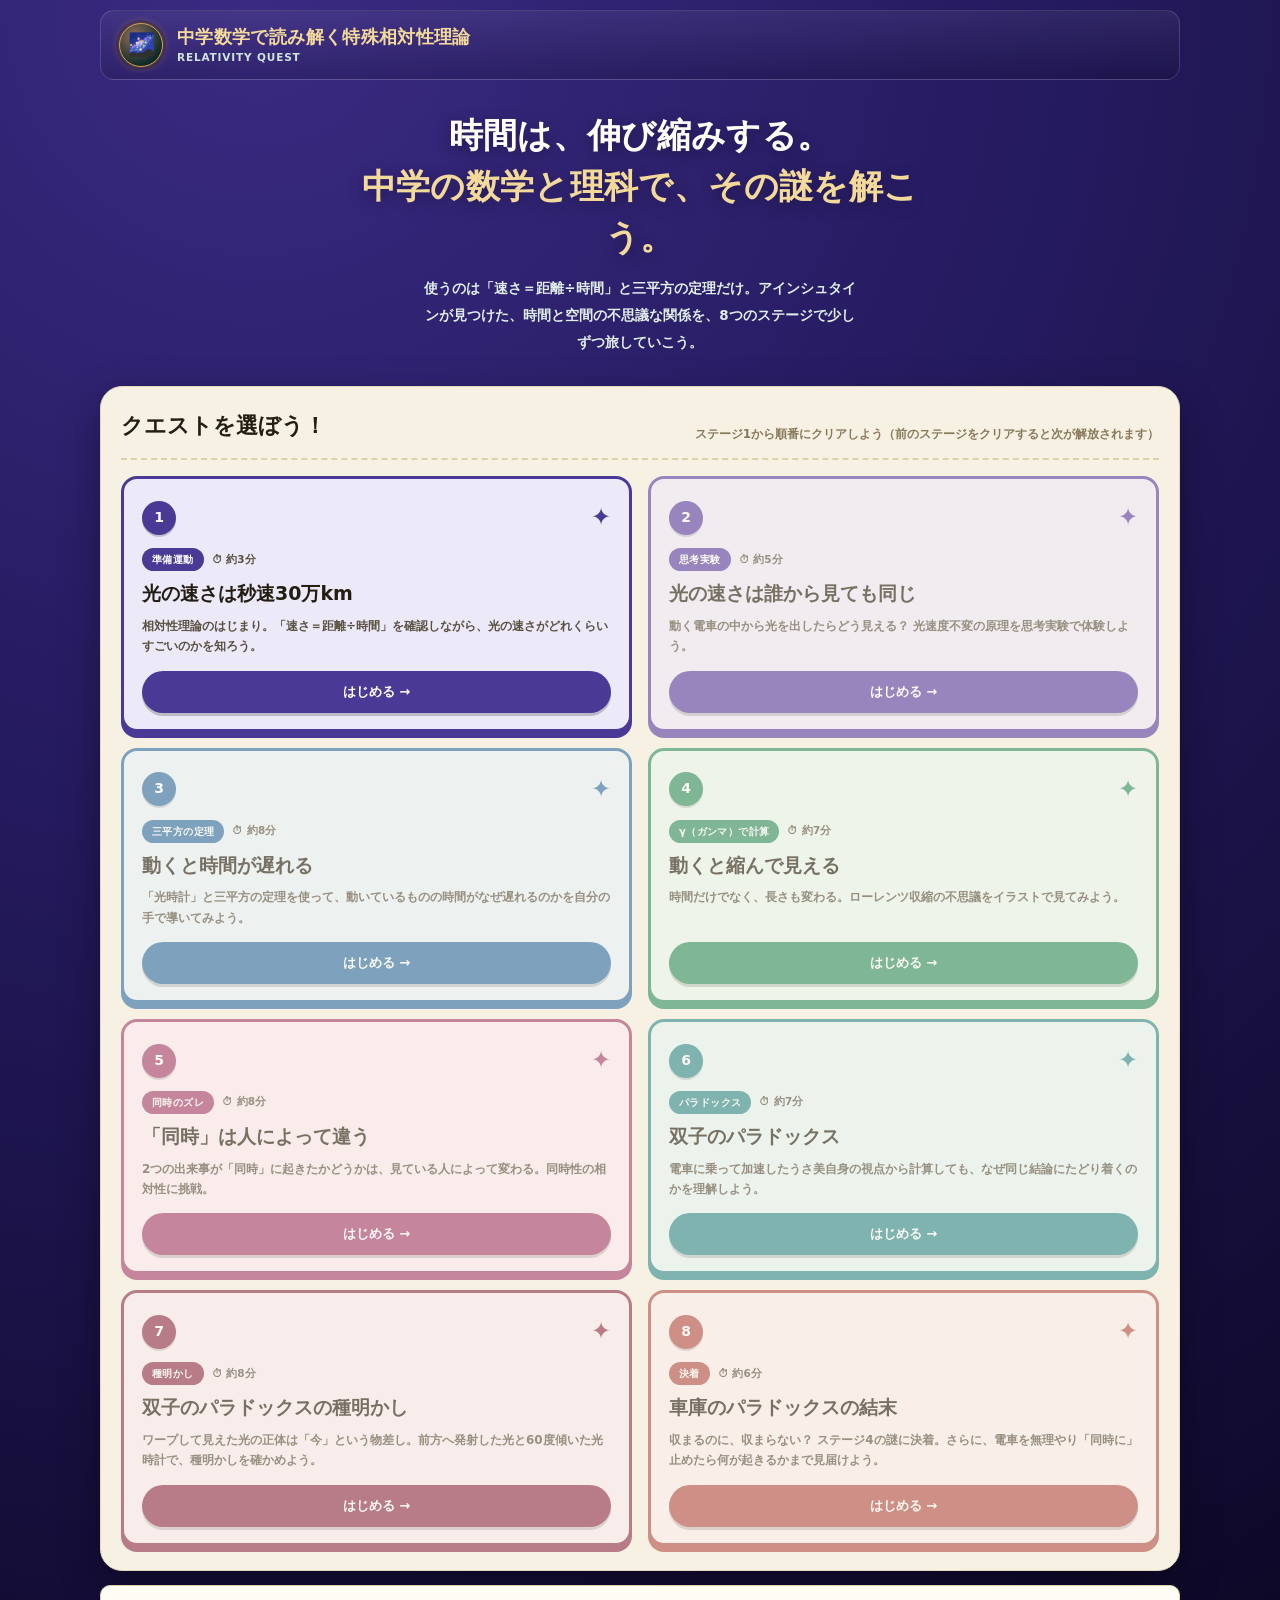
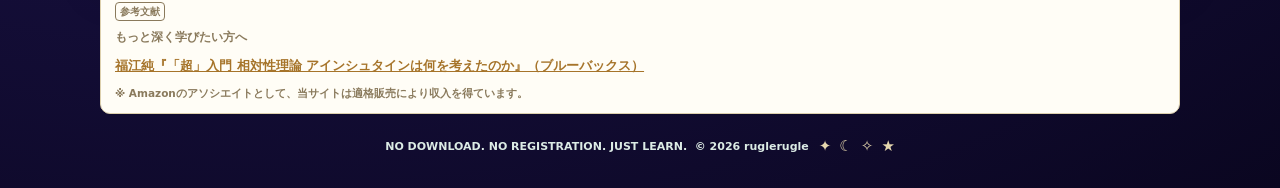
<file: index.html>
<!DOCTYPE html>
<html lang="ja">
<head>
<meta charset="UTF-8">
<meta name="viewport" content="width=device-width, initial-scale=1.0">
<meta name="theme-color" content="#241a5e">
<!-- Google tag (gtag.js) -->
<script async src="https://www.googletagmanager.com/gtag/js?id=G-9RTQCP2HXM"></script>
<script>
  window.dataLayer = window.dataLayer || [];
  function gtag(){dataLayer.push(arguments);}
  gtag('js', new Date());
  gtag('config', 'G-9RTQCP2HXM');
</script>
<title>中学数学で読み解く特殊相対性理論 ― 全8ステージの無料学習ゲーム</title>
<meta name="description" content="中学数学・理科の知識だけで、アインシュタインの特殊相対性理論を8つのステージで学べる無料の学習サイト。時間の遅れ・ローレンツ収縮・双子のパラドックスまで、ねこ博士とうさ美が案内します。">
<link rel="canonical" href="https://special-relativity.habatakijuku.com/">
<meta property="og:type" content="website">
<meta property="og:site_name" content="中学数学で読み解く特殊相対性理論">
<meta property="og:locale" content="ja_JP">
<meta property="og:title" content="中学数学で読み解く特殊相対性理論 ― 全8ステージの無料学習ゲーム">
<meta property="og:description" content="中学数学・理科の知識だけで、特殊相対性理論を8つのステージで学べる無料の学習サイト。">
<meta property="og:url" content="https://special-relativity.habatakijuku.com/">
<meta property="og:image" content="https://special-relativity.habatakijuku.com/images/ogp.png">
<meta name="twitter:card" content="summary_large_image">
<link rel="icon" type="image/png" href="images/favicon.png">
<link rel="stylesheet" href="design-system.css">
<script type="application/ld+json">
{
  "@context": "https://schema.org",
  "@type": "LearningResource",
  "name": "中学数学で読み解く特殊相対性理論",
  "alternateName": "RELATIVITY QUEST",
  "description": "中学数学・理科の知識だけで、アインシュタインの特殊相対性理論を8つのステージで学べる無料の学習サイト。",
  "url": "https://special-relativity.habatakijuku.com/",
  "inLanguage": "ja",
  "learningResourceType": "learning activity",
  "educationalLevel": "中学生以上",
  "teaches": "特殊相対性理論（光速度不変の原理・時間の遅れ・ローレンツ収縮・同時性の相対性・双子のパラドックス・車庫のパラドックス）",
  "isAccessibleForFree": true,
  "author": { "@type": "Person", "name": "ruglerugle" }
}
</script>
</head>
<body>
<div class="shell">
  <nav class="topbar" aria-label="サイト情報">
    <span class="brand-badge" aria-hidden="true">🌌</span>
    <span class="brand-copy">
      <strong>中学数学で読み解く特殊相対性理論</strong>
      <small>RELATIVITY QUEST</small>
    </span>
  </nav>

  <header class="hero">
    <div class="hero-copy">
      <h1><span class="line">時間は、伸び縮みする。</span><span class="line accent">中学の数学と理科で、その謎を解こう。</span></h1>
      <p>使うのは「速さ＝距離÷時間」と<span class="nowrap">三平方の定理</span>だけ。アインシュタインが見つけた、時間と空間の不思議な関係を、8つのステージで少しずつ旅していこう。</p>
    </div>
  </header>

  <main>
    <section class="board" aria-labelledby="quest-heading">
      <div class="board-head">
        <div><h2 id="quest-heading">クエストを選ぼう！</h2></div>
        <p>ステージ1から順番にクリアしよう（前のステージをクリアすると次が解放されます）</p>
      </div>

      <div class="quest-grid">
        <a class="quest-card" href="stage1.html" data-stage="1" style="--accent:#4a3a96;--accent-bg:#ece9f9">
          <div class="q-top"><span class="q-num">1</span><span class="q-suit" aria-hidden="true">✦</span></div>
          <div class="q-meta"><span class="q-tag">準備運動</span><span class="q-time">⏱ 約3分</span></div>
          <div class="q-title">光の速さは秒速30万km</div>
          <p class="q-desc">相対性理論のはじまり。「速さ＝距離÷時間」を確認しながら、光の速さがどれくらいすごいのかを知ろう。</p>
          <span class="q-cta">はじめる →</span>
        </a>

        <a class="quest-card" href="stage2.html" data-stage="2" style="--accent:#5b3fa6;--accent-bg:#efe9f9">
          <div class="q-top"><span class="q-num">2</span><span class="q-suit" aria-hidden="true">✦</span></div>
          <div class="q-meta"><span class="q-tag">思考実験</span><span class="q-time">⏱ 約5分</span></div>
          <div class="q-title">光の速さは誰から見ても同じ</div>
          <p class="q-desc">動く電車の中から光を出したらどう見える？ 光速度不変の原理を思考実験で体験しよう。</p>
          <span class="q-cta">はじめる →</span>
        </a>

        <a class="quest-card" href="stage3.html" data-stage="3" style="--accent:#2f6fa6;--accent-bg:#e8f1fa">
          <div class="q-top"><span class="q-num">3</span><span class="q-suit" aria-hidden="true">✦</span></div>
          <div class="q-meta"><span class="q-tag">三平方の定理</span><span class="q-time">⏱ 約8分</span></div>
          <div class="q-title">動くと時間が遅れる</div>
          <p class="q-desc">「光時計」と三平方の定理を使って、動いているものの時間がなぜ遅れるのかを自分の手で導いてみよう。</p>
          <span class="q-cta">はじめる →</span>
        </a>

        <a class="quest-card" href="stage4.html" data-stage="4" style="--accent:#2f8f65;--accent-bg:#eaf7ef">
          <div class="q-top"><span class="q-num">4</span><span class="q-suit" aria-hidden="true">✦</span></div>
          <div class="q-meta"><span class="q-tag">γ（ガンマ）で計算</span><span class="q-time">⏱ 約7分</span></div>
          <div class="q-title">動くと縮んで見える</div>
          <p class="q-desc">時間だけでなく、長さも変わる。ローレンツ収縮の不思議をイラストで見てみよう。</p>
          <span class="q-cta">はじめる →</span>
        </a>

        <a class="quest-card" href="stage5.html" data-stage="5" style="--accent:#a63f6f;--accent-bg:#fbe9f1">
          <div class="q-top"><span class="q-num">5</span><span class="q-suit" aria-hidden="true">✦</span></div>
          <div class="q-meta"><span class="q-tag">同時のズレ</span><span class="q-time">⏱ 約8分</span></div>
          <div class="q-title">「同時」は人によって違う</div>
          <p class="q-desc">2つの出来事が「同時」に起きたかどうかは、見ている人によって変わる。同時性の相対性に挑戦。</p>
          <span class="q-cta">はじめる →</span>
        </a>

        <a class="quest-card" href="stage6.html" data-stage="6" style="--accent:#2f8a8f;--accent-bg:#e6f5f5">
          <div class="q-top"><span class="q-num">6</span><span class="q-suit" aria-hidden="true">✦</span></div>
          <div class="q-meta"><span class="q-tag">パラドックス</span><span class="q-time">⏱ 約7分</span></div>
          <div class="q-title">双子のパラドックス</div>
          <p class="q-desc">電車に乗って加速したうさ美自身の視点から計算しても、なぜ同じ結論にたどり着くのかを理解しよう。</p>
          <span class="q-cta">はじめる →</span>
        </a>

        <a class="quest-card" href="stage7.html" data-stage="7" style="--accent:#8f2f4f;--accent-bg:#fbecf1">
          <div class="q-top"><span class="q-num">7</span><span class="q-suit" aria-hidden="true">✦</span></div>
          <div class="q-meta"><span class="q-tag">種明かし</span><span class="q-time">⏱ 約8分</span></div>
          <div class="q-title">双子のパラドックスの種明かし</div>
          <p class="q-desc">ワープして見えた光の正体は「今」という物差し。前方へ発射した光と60度傾いた光時計で、種明かしを確かめよう。</p>
          <span class="q-cta">はじめる →</span>
        </a>

        <a class="quest-card" href="stage8.html" data-stage="8" style="--accent:#b5504a;--accent-bg:#fdefed">
          <div class="q-top"><span class="q-num">8</span><span class="q-suit" aria-hidden="true">✦</span></div>
          <div class="q-meta"><span class="q-tag">決着</span><span class="q-time">⏱ 約6分</span></div>
          <div class="q-title">車庫のパラドックスの結末</div>
          <p class="q-desc">収まるのに、収まらない？ ステージ4の謎に決着。さらに、電車を無理やり「同時に」止めたら何が起きるかまで見届けよう。</p>
          <span class="q-cta">はじめる →</span>
        </a>

      </div>
    </section>

    <div id="book-recommend"></div>
  </main>

  <footer>
    <p>NO DOWNLOAD. NO REGISTRATION. JUST LEARN. &nbsp;© <span id="year"></span> ruglerugle</p>
    <div class="footer-suits" aria-hidden="true"><span>✦</span><span>☾</span><span>✧</span><span>★</span></div>
  </footer>
</div>

<script>
  document.getElementById("year").textContent = new Date().getFullYear();
</script>
<script src="js/progress.js"></script>
<script>RQ.initCoverPage();</script>
<script src="https://my.habatakijuku.com/sync.js" defer></script>
</body>
</html>
</file>
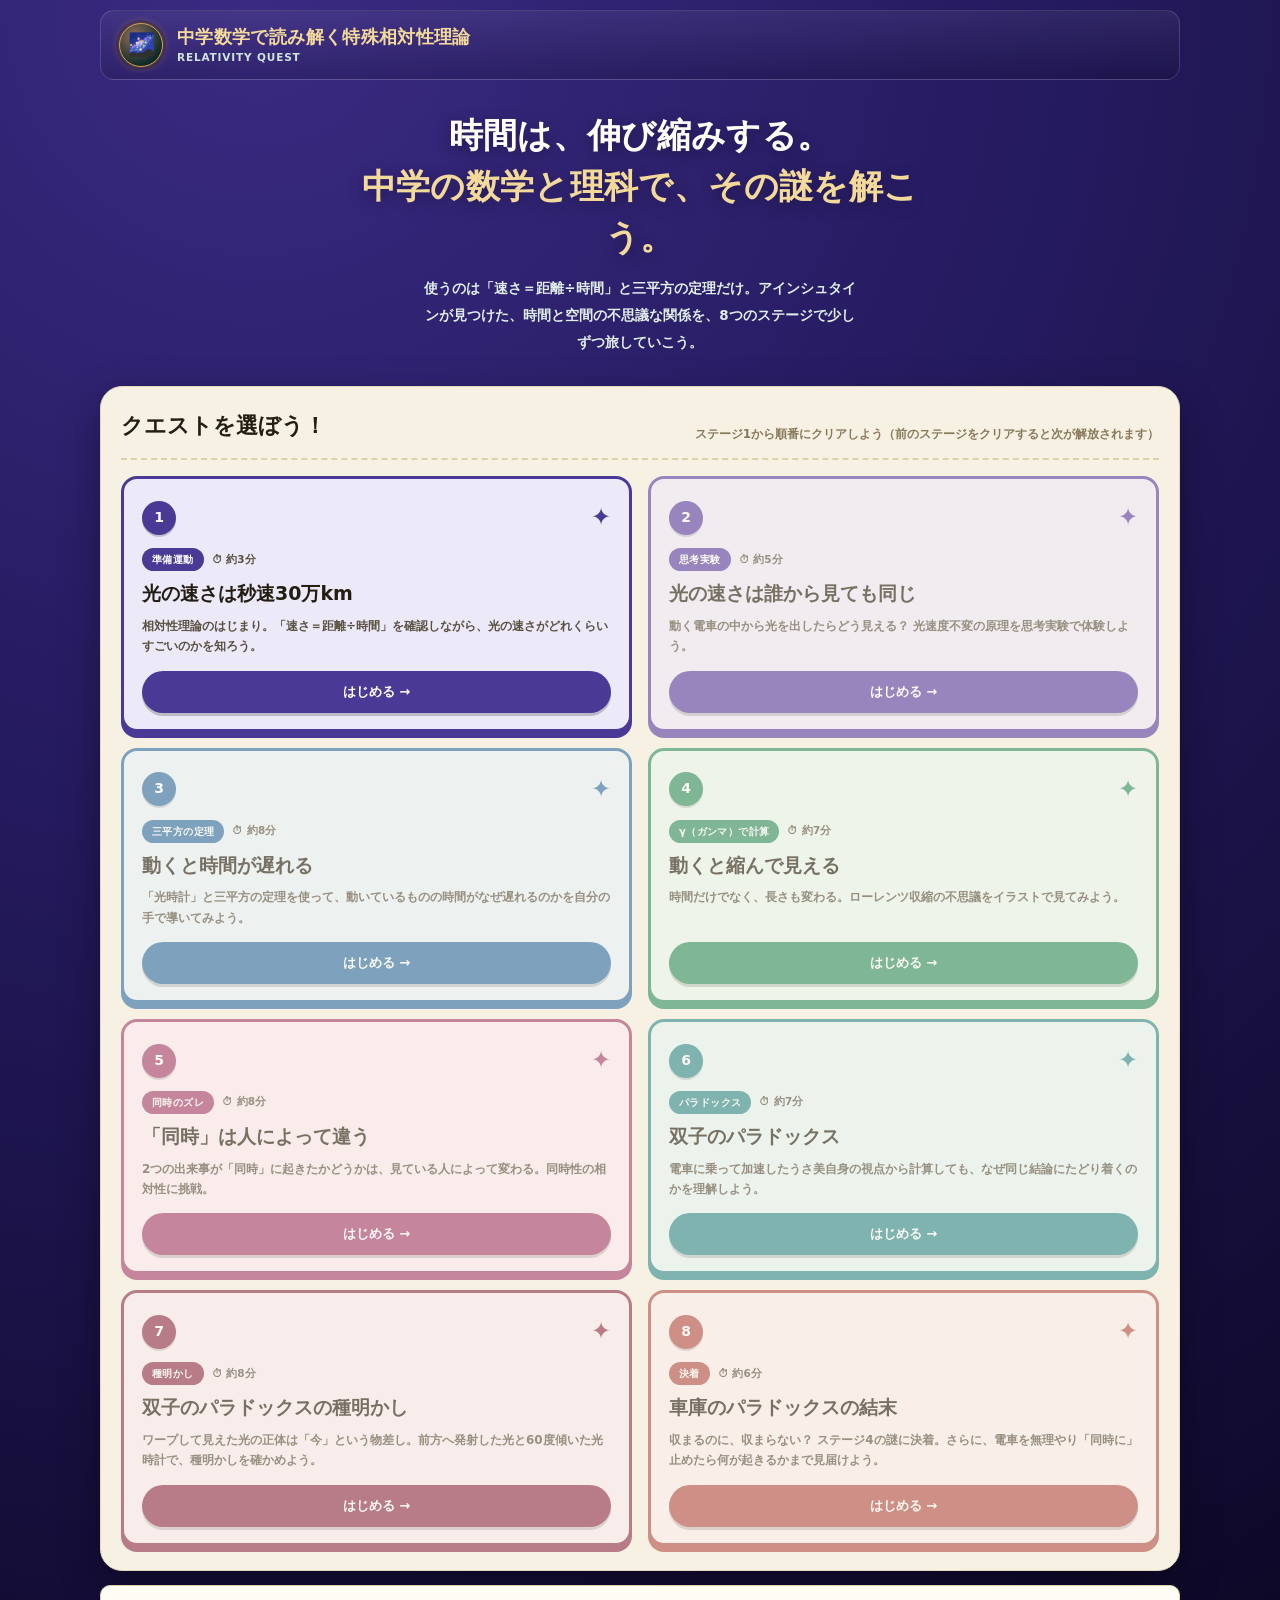
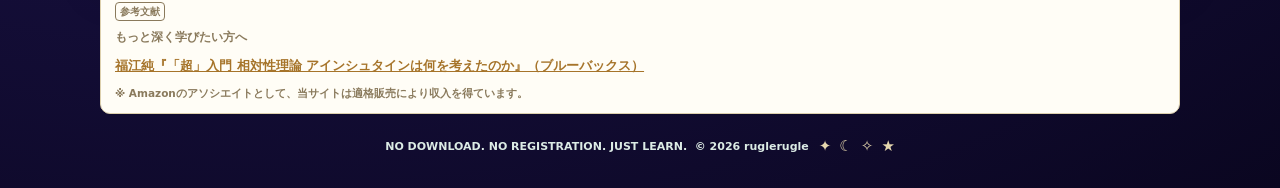
<file: complete.html>
<!DOCTYPE html>
<html lang="ja">
<head>
<meta charset="UTF-8">
<meta name="viewport" content="width=device-width, initial-scale=1.0">
<meta name="theme-color" content="#241a5e">
<!-- Google tag (gtag.js) -->
<script async src="https://www.googletagmanager.com/gtag/js?id=G-9RTQCP2HXM"></script>
<script>
  window.dataLayer = window.dataLayer || [];
  function gtag(){dataLayer.push(arguments);}
  gtag('js', new Date());
  gtag('config', 'G-9RTQCP2HXM');
</script>
<title>全ステージクリア ― 中学数学で読み解く特殊相対性理論</title>
<meta name="description" content="中学数学で読み解く特殊相対性理論、全8ステージクリアおめでとう。ここまでの旅を振り返ろう。">
<meta name="robots" content="noindex">
<link rel="canonical" href="https://special-relativity.habatakijuku.com/complete">
<meta property="og:type" content="website">
<meta property="og:site_name" content="中学数学で読み解く特殊相対性理論">
<meta property="og:locale" content="ja_JP">
<meta property="og:title" content="全ステージクリア ― 中学数学で読み解く特殊相対性理論">
<meta property="og:description" content="全8ステージクリアおめでとう。ここまでの旅を振り返ろう。">
<meta property="og:url" content="https://special-relativity.habatakijuku.com/complete">
<meta property="og:image" content="https://special-relativity.habatakijuku.com/images/ogp.png">
<meta name="twitter:card" content="summary_large_image">
<link rel="icon" type="image/png" href="images/favicon.png">
<link rel="stylesheet" href="design-system.css">
</head>
<body>
<div class="shell">
  <nav class="topbar" aria-label="サイト情報">
    <span class="brand-badge" aria-hidden="true">🌌</span>
    <span class="brand-copy">
      <strong>中学数学で読み解く特殊相対性理論</strong>
      <small>RELATIVITY QUEST</small>
    </span>
  </nav>

  <header class="hero">
    <div class="hero-copy">
      <h1><span class="line">全8ステージ、クリアおめでとう！</span></h1>
      <p>光速度不変の原理から車庫のパラドックスの決着まで、中学数学と理科の道具だけで特殊相対性理論の入り口を歩いてきた。ここまでの旅を振り返ってみよう。</p>
    </div>
  </header>

  <main>
    <section class="board" aria-labelledby="recap-heading">
      <div class="board-head">
        <div><h2 id="recap-heading">ここまでの旅を振り返ろう</h2></div>
      </div>

      <div class="recap-list">
        <div class="recap-item">
          <span class="recap-num">1</span>
          <div class="recap-body"><span class="recap-title">光の速さは秒速30万km。</span> <span class="recap-desc">光の速さがどれほど圧倒的か、「速さ＝距離÷時間」で実感した。</span></div>
        </div>
        <div class="recap-item">
          <span class="recap-num">2</span>
          <div class="recap-body"><span class="recap-title">光の速さは誰から見ても同じ。</span> <span class="recap-desc">動く電車の中でも外でも光速は変わらないという、光速度不変の原理を知った。</span></div>
        </div>
        <div class="recap-item">
          <span class="recap-num">3</span>
          <div class="recap-body"><span class="recap-title">動くと時間が遅れる。</span> <span class="recap-desc">光時計と三平方の定理を使って、時間の遅れを自分の手で導いた。</span></div>
        </div>
        <div class="recap-item">
          <span class="recap-num">4</span>
          <div class="recap-body"><span class="recap-title">動くと縮んで見える。</span> <span class="recap-desc">ローレンツ収縮と、車庫のパラドックスの不思議な見た目の矛盾に触れた。</span></div>
        </div>
        <div class="recap-item">
          <span class="recap-num">5</span>
          <div class="recap-body"><span class="recap-title">「同時」は人によって違う。</span> <span class="recap-desc">同時性の相対性という、パラドックスを解きほぐす鍵を見つけた。</span></div>
        </div>
        <div class="recap-item">
          <span class="recap-num">6</span>
          <div class="recap-body"><span class="recap-title">双子のパラドックス。</span> <span class="recap-desc">うさ美自身の視点から計算しても、同じ結論にたどり着くことを確かめた。</span></div>
        </div>
        <div class="recap-item">
          <span class="recap-num">7</span>
          <div class="recap-body"><span class="recap-title">双子のパラドックスの種明かし。</span> <span class="recap-desc">ワープして見えたのは「今」という物差しの向き。前方への光や傾いた光時計でも通用することを確かめた。</span></div>
        </div>
        <div class="recap-item">
          <span class="recap-num">8</span>
          <div class="recap-body"><span class="recap-title">車庫のパラドックスの結末。</span> <span class="recap-desc">「収まる瞬間」があるかどうかは観測者次第。無理やり同時に止めれば本当の衝突になることまで見届けた。</span></div>
        </div>
      </div>

      <div class="dialogue-scene">
        <div class="dialog-row right">
          <div class="dialog-character">
            <div class="dialog-avatar student"><img src="images/rabbit.webp" width="300" height="386" alt=""></div>
            <div class="dialog-name student">うさ美</div>
          </div>
          <div class="dialog-bubble">こうして振り返ると、最初はただの光の速さの話だったのに、時間や空間の見え方まで変わってしまうなんて、思いもしませんでした。</div>
        </div>
        <div class="dialog-row">
          <div class="dialog-character">
            <div class="dialog-avatar mentor"><img src="images/cat.webp" width="300" height="386" alt=""></div>
            <div class="dialog-name mentor">ねこ博士</div>
          </div>
          <div class="dialog-bubble">「同時」という当たり前だと思っていた感覚が、実は絶対的なものじゃなかった――それに気づけたなら、もう特殊相対性理論の入り口はくぐったも同然だよ。お疲れさま！</div>
        </div>
      </div>

      <div class="complete-actions">
        <a class="btn btn-primary" id="btn-share" href="#" target="_blank" rel="noopener">𝕏 クリアをシェアする</a>
        <a class="btn" href="index.html">トップに戻る →</a>
        <button class="btn" id="btn-reset-all">🔄 進捗をリセットして最初から</button>
      </div>
    </section>

    <div id="book-recommend"></div>
  </main>

  <footer>
    <p>NO DOWNLOAD. NO REGISTRATION. JUST LEARN. &nbsp;© <span id="year"></span> ruglerugle</p>
    <div class="footer-suits" aria-hidden="true"><span>✦</span><span>☾</span><span>✧</span><span>★</span></div>
  </footer>
</div>

<script>
  document.getElementById("year").textContent = new Date().getFullYear();
  document.getElementById("btn-share").href =
    "https://twitter.com/intent/tweet?text=" +
    encodeURIComponent("中学数学だけで、特殊相対性理論の全8ステージをクリアしました！🌌") +
    "&url=" + encodeURIComponent("https://special-relativity.habatakijuku.com/");
</script>
<script src="js/progress.js"></script>
<script>RQ.initCompletePage();</script>
<script src="https://my.habatakijuku.com/sync.js" defer></script>
</body>
</html>
</file>
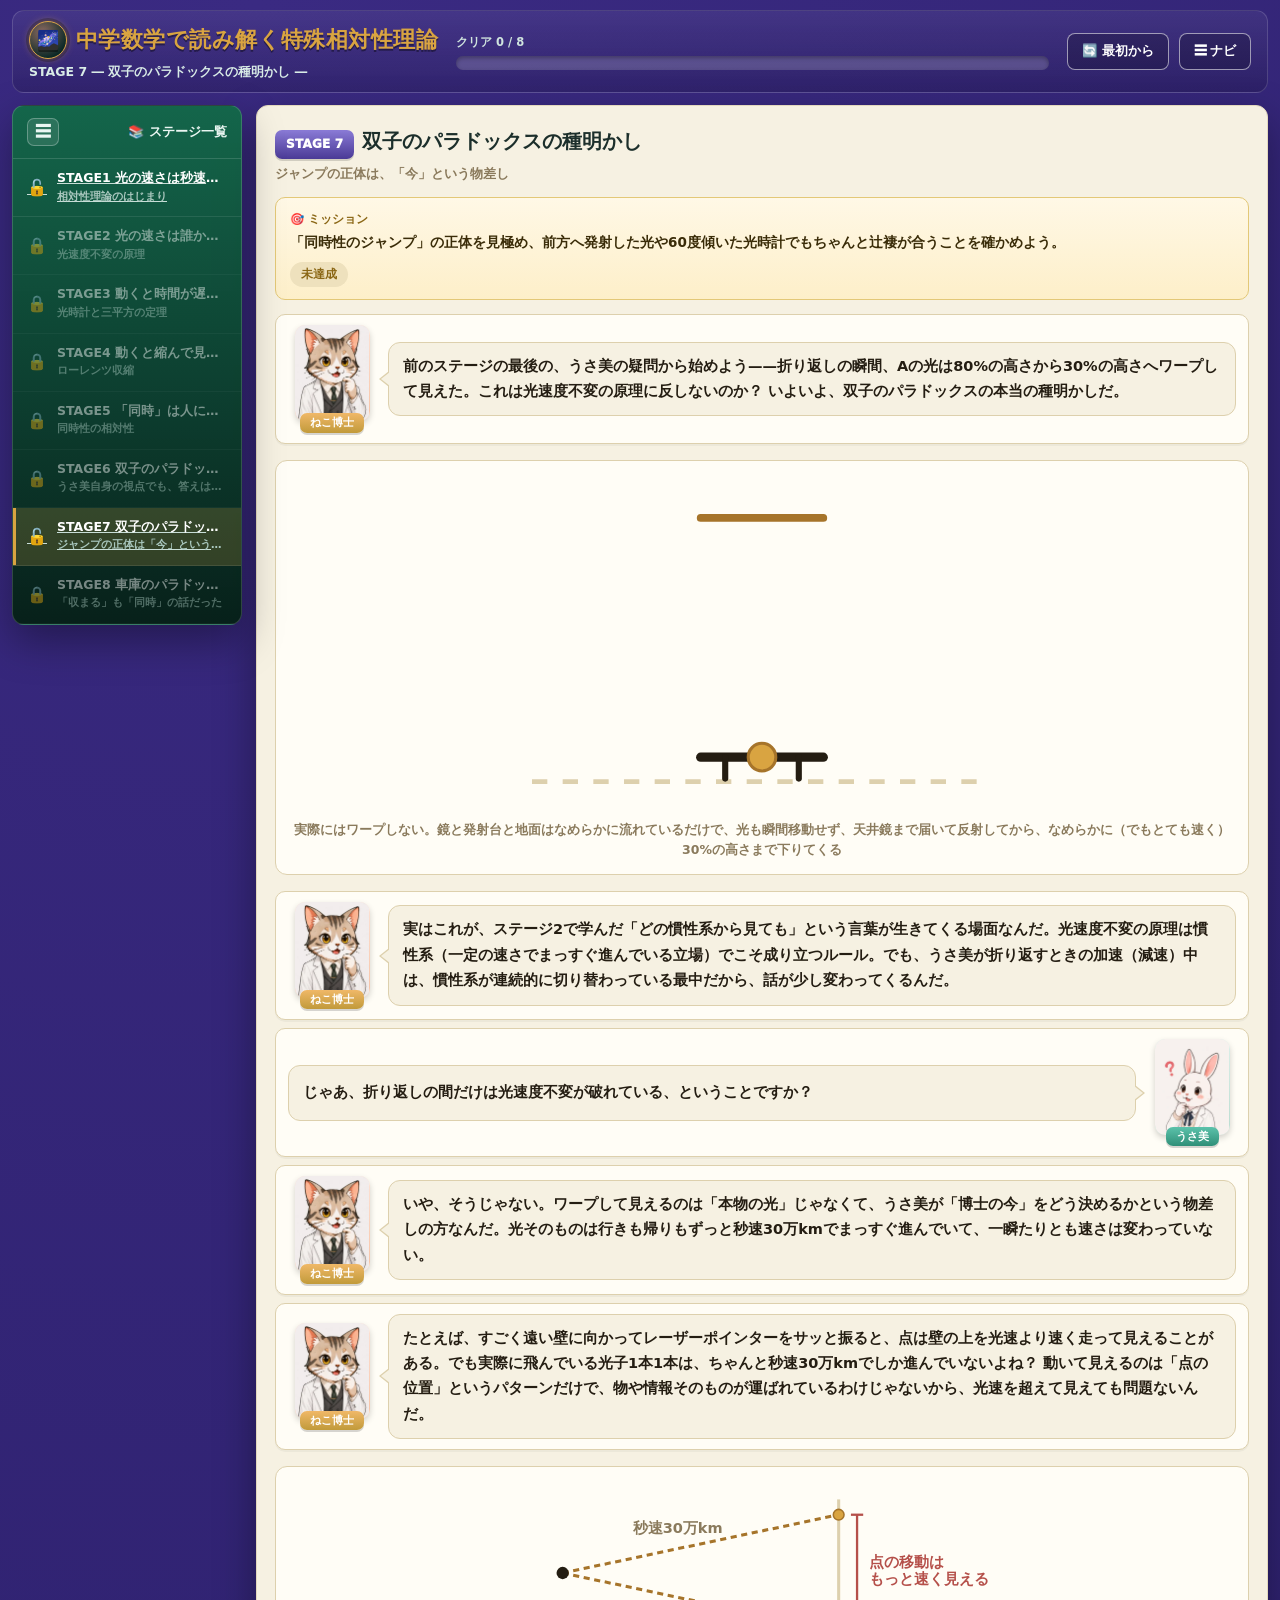
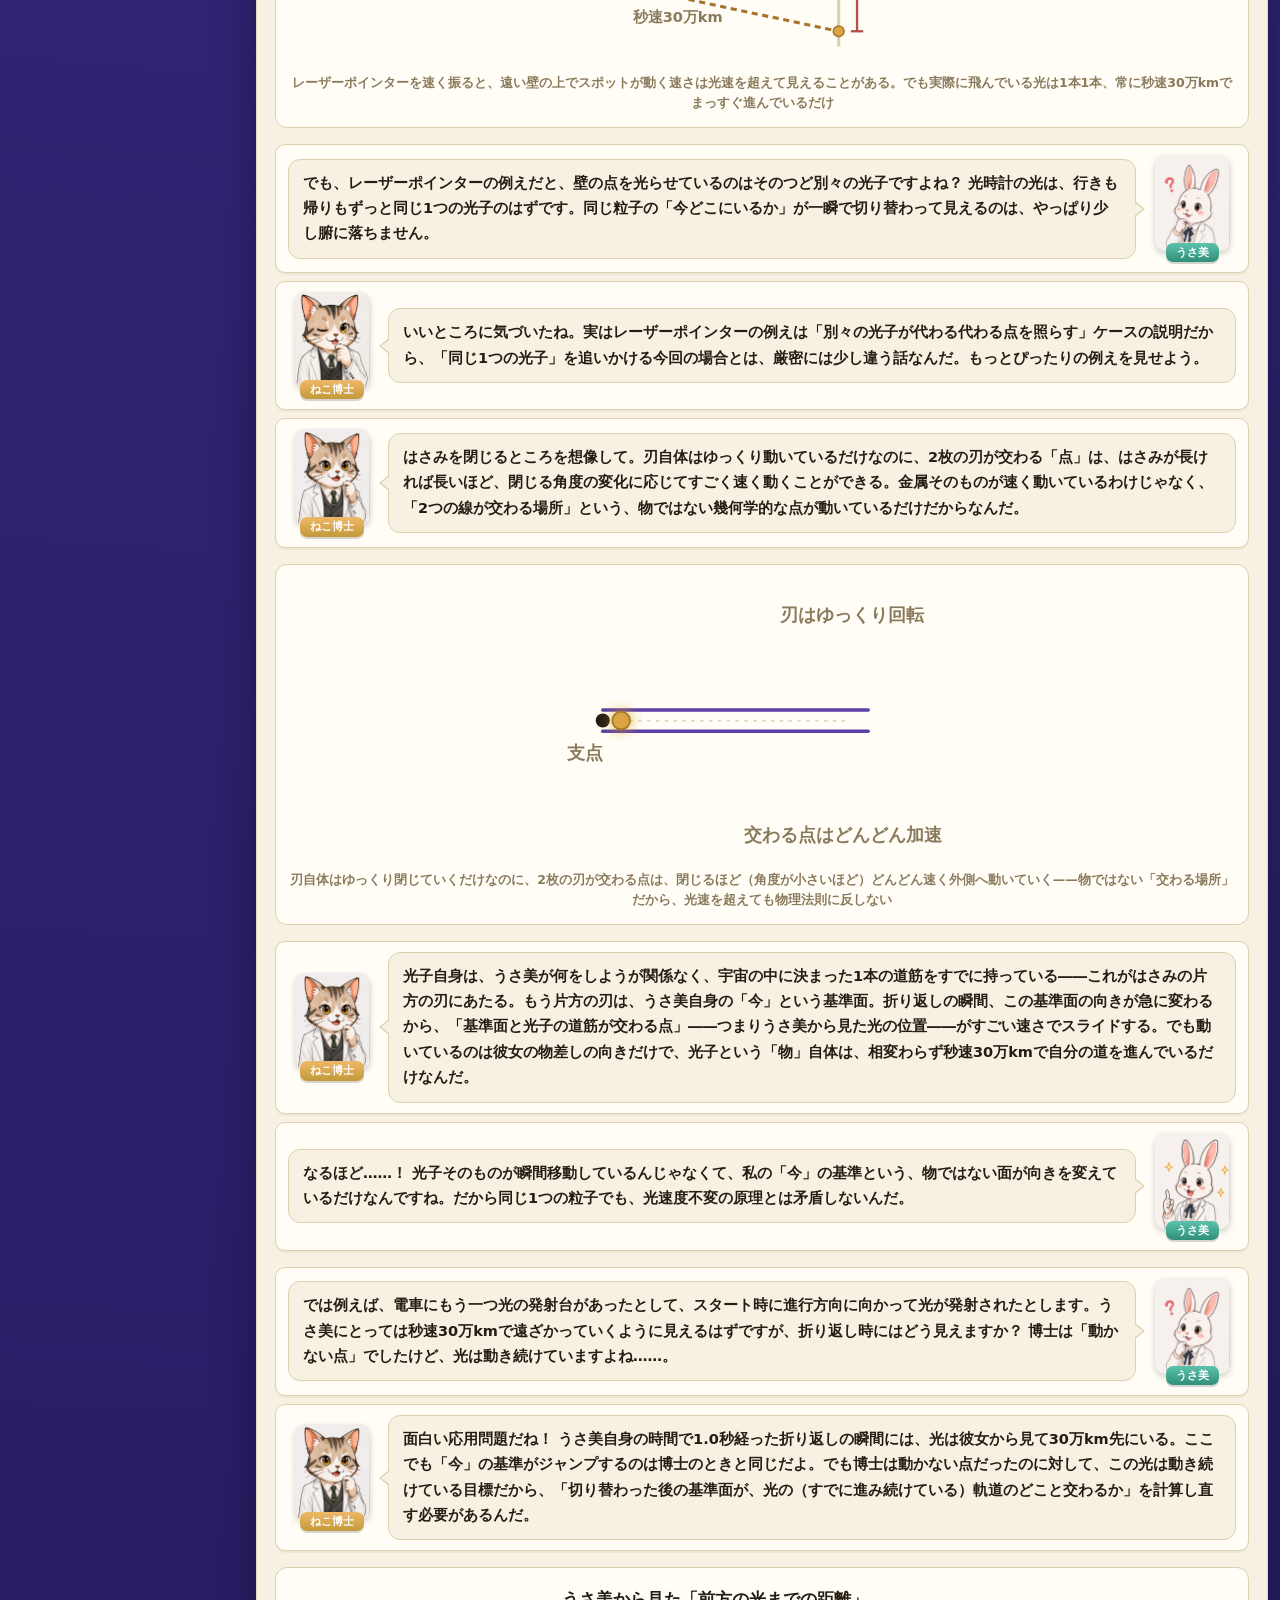
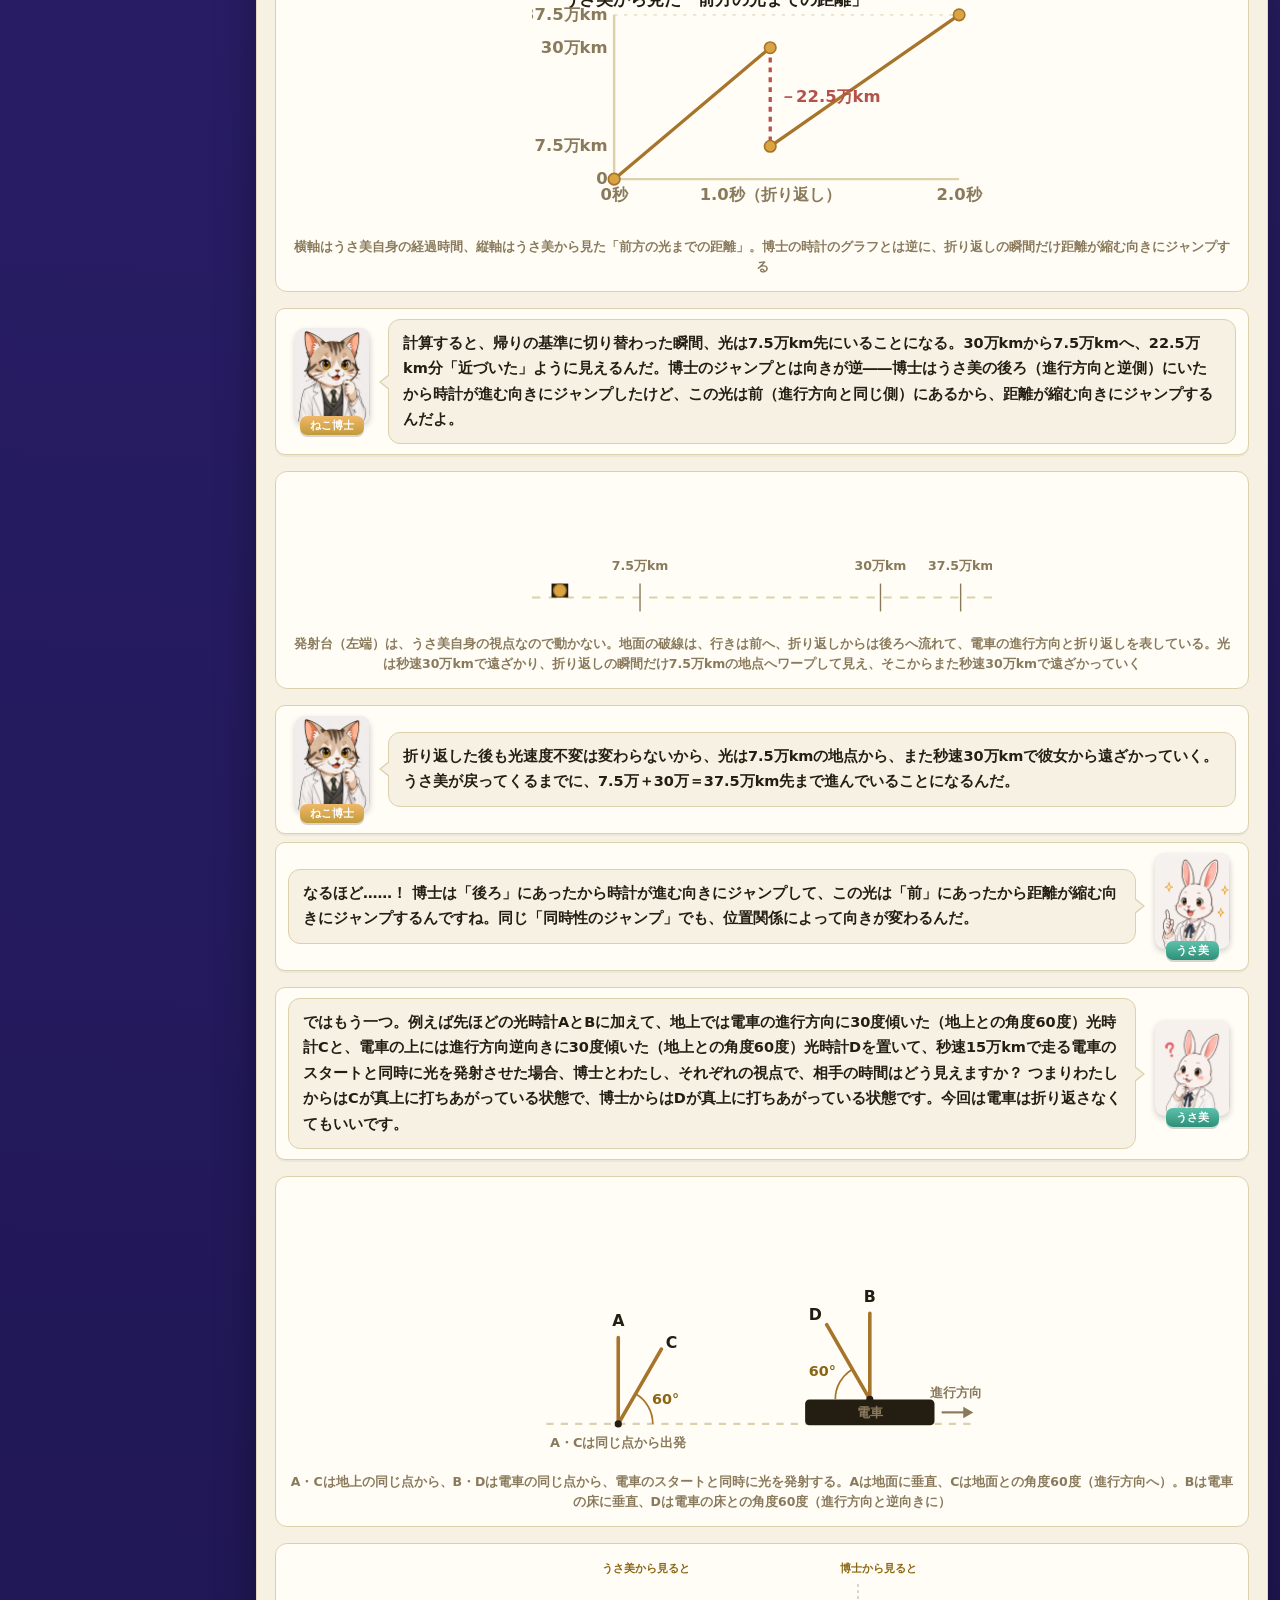
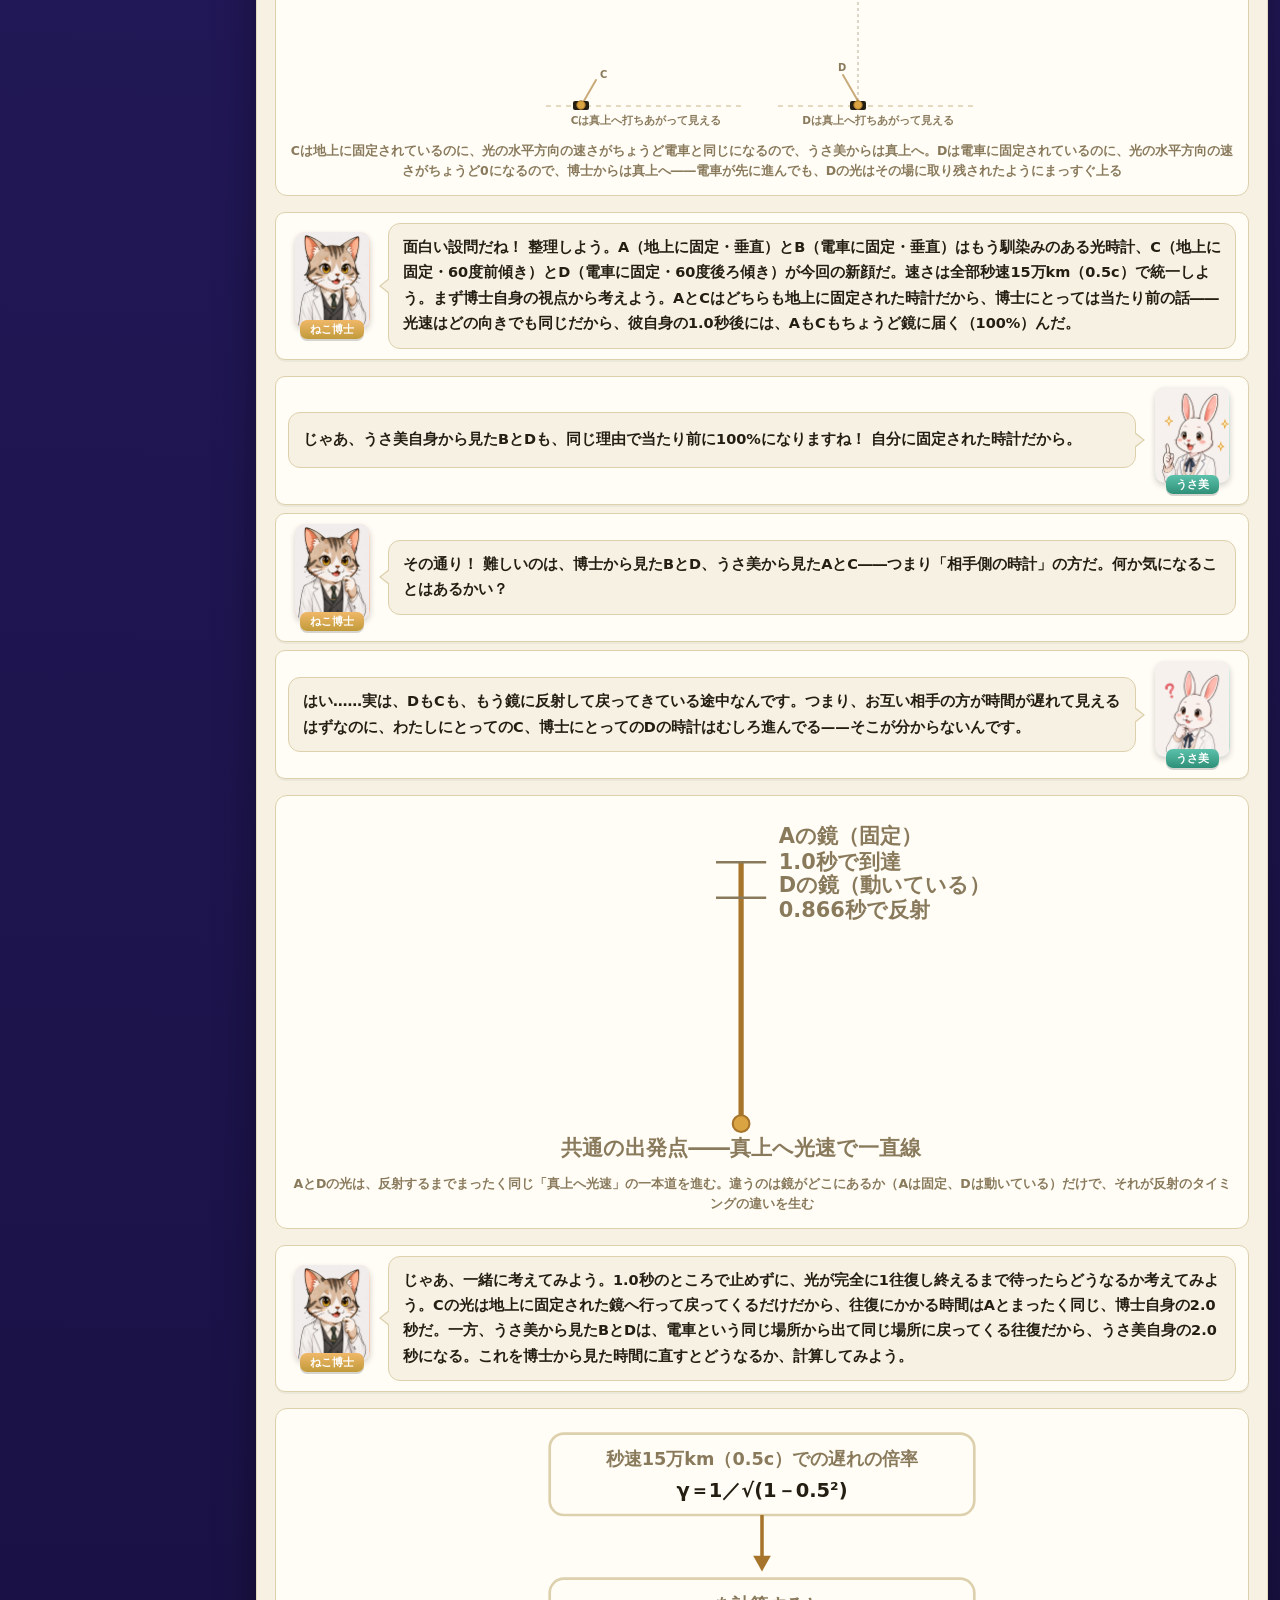
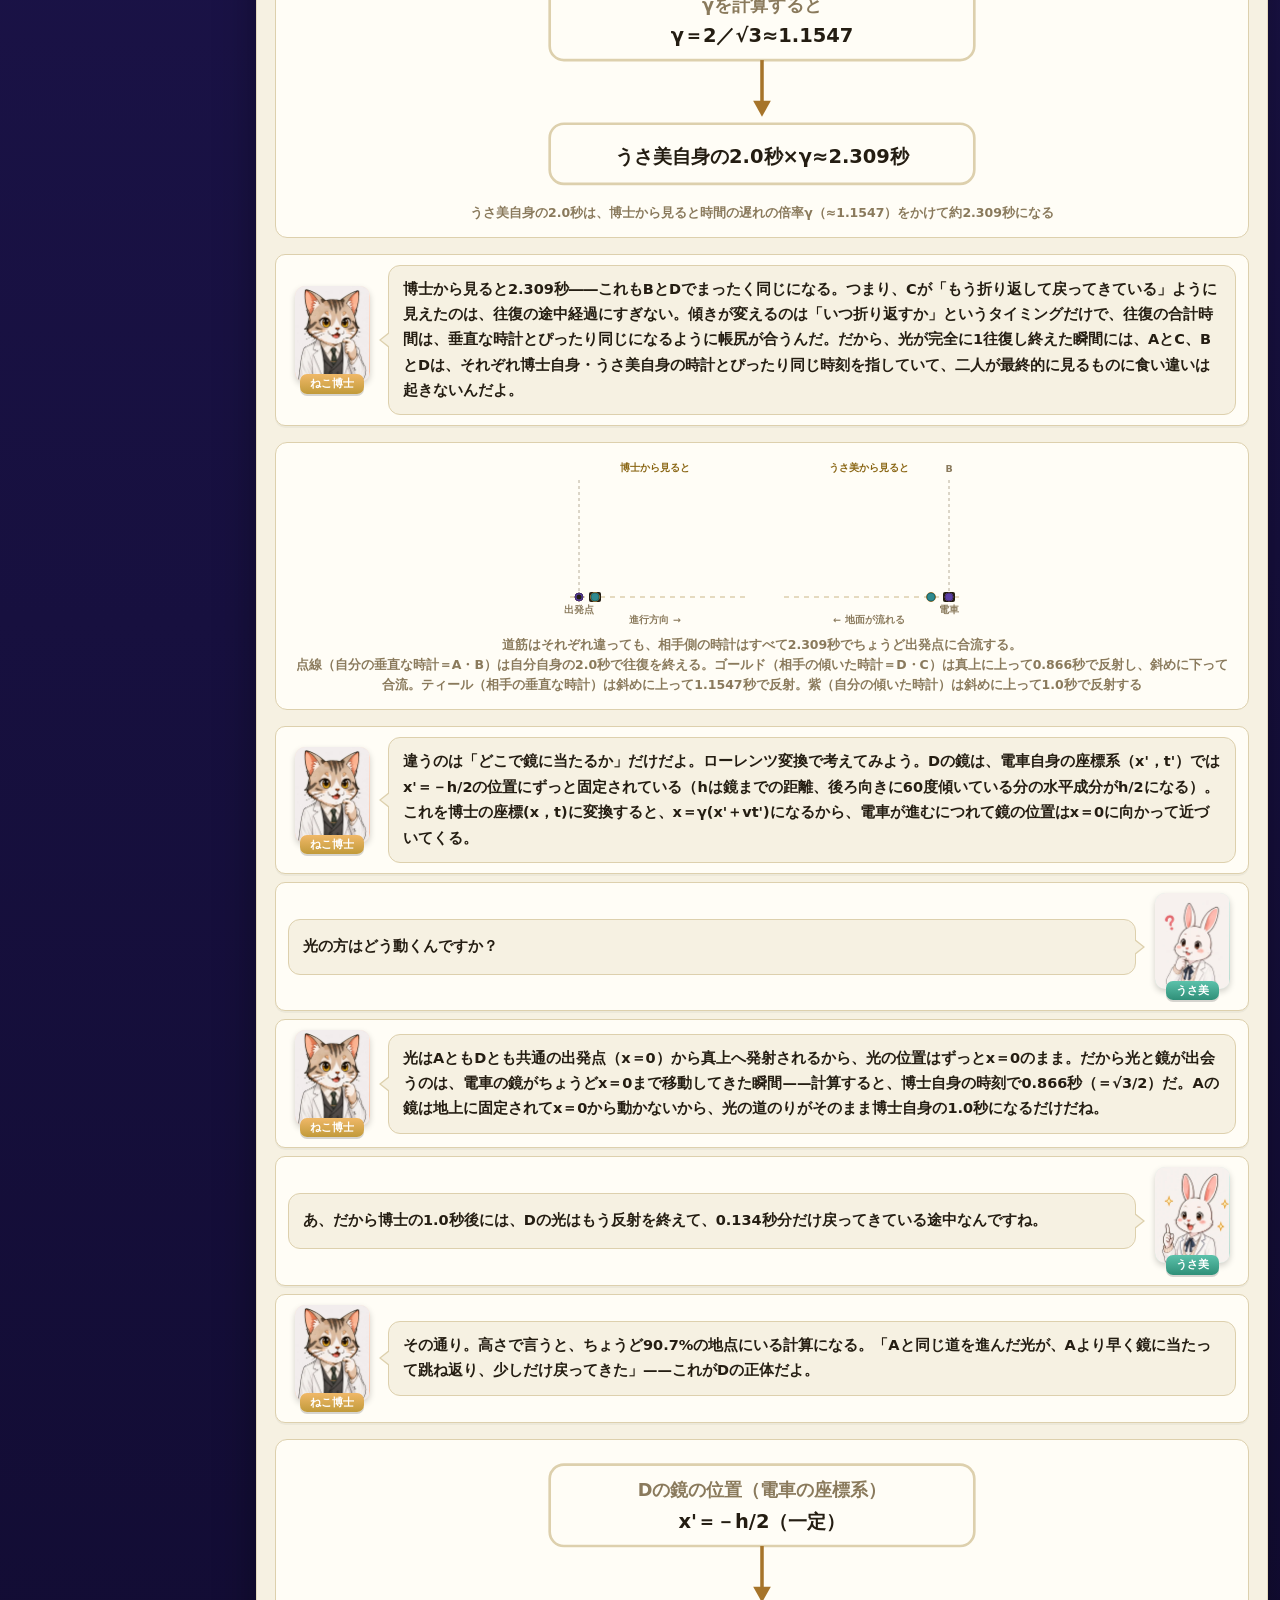
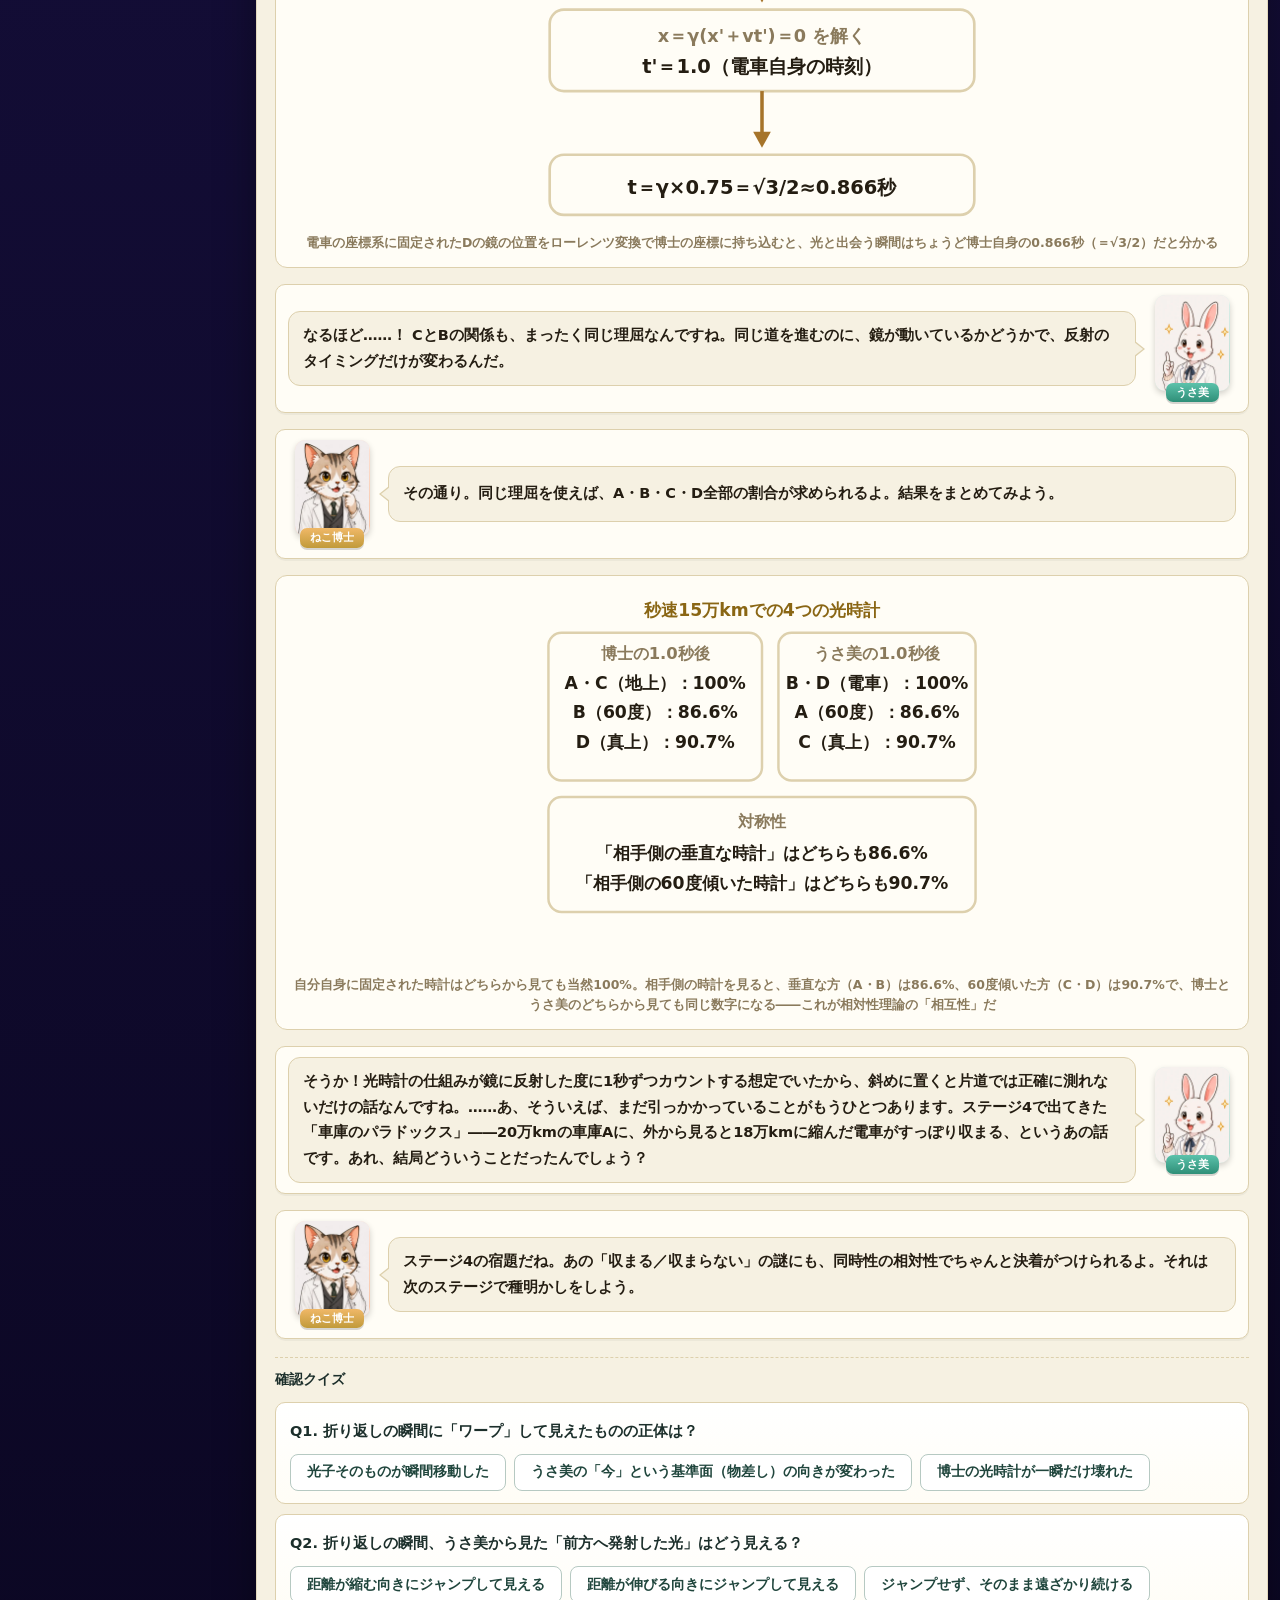
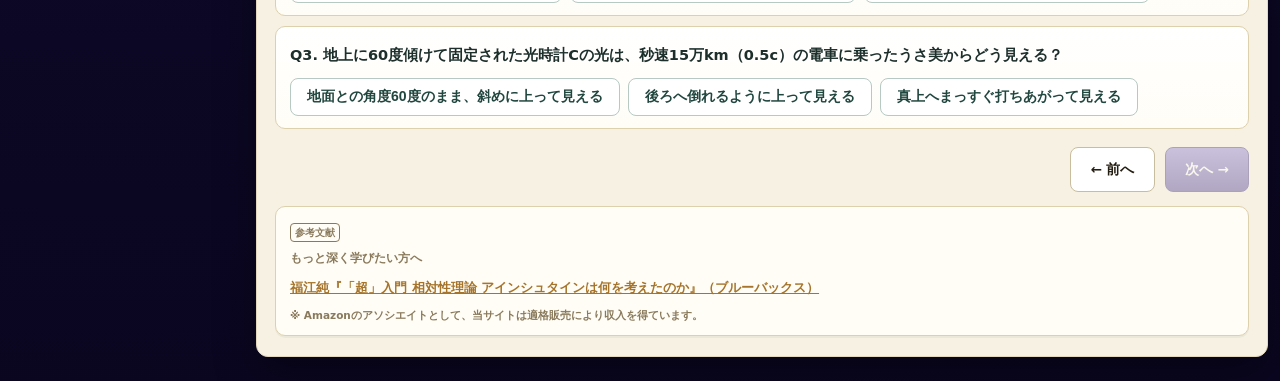
<file: extra.html>
<!DOCTYPE html>
<html lang="ja">
<head>
<meta charset="UTF-8">
<meta http-equiv="refresh" content="0; url=stage7.html">
<link rel="canonical" href="https://special-relativity.habatakijuku.com/stage7">
<meta name="robots" content="noindex">
<title>移動しました ― 中学数学で読み解く特殊相対性理論</title>
</head>
<body>
<p>このページは <a href="stage7.html">stage7.html</a> に移動しました。</p>
<script>window.location.replace("stage7.html");</script>
<script src="https://my.habatakijuku.com/sync.js" defer></script>
</body>
</html>
</file>
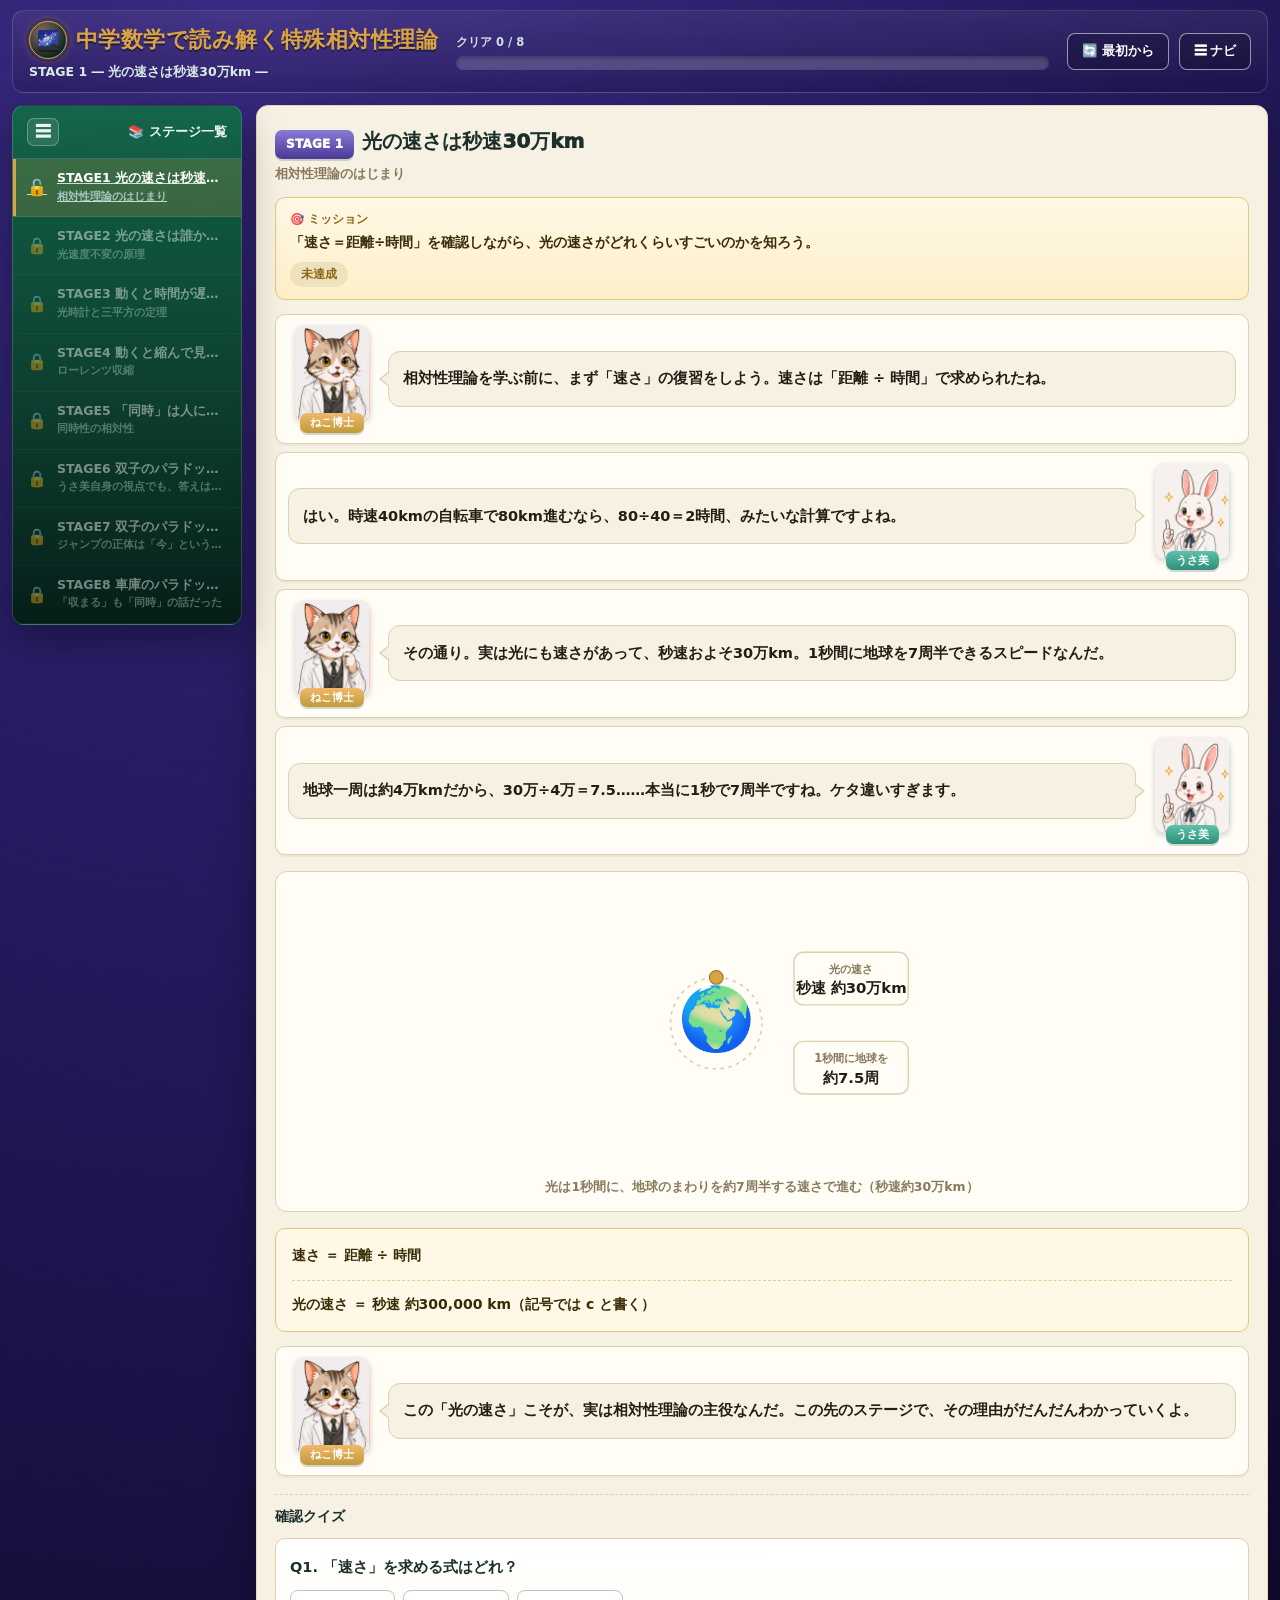
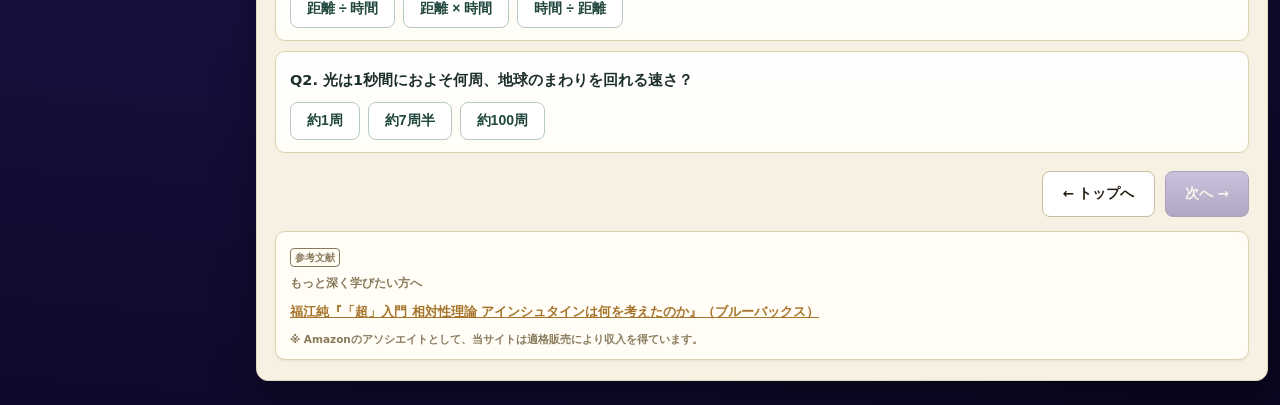
<file: stage1.html>
<!DOCTYPE html>
<html lang="ja">
<head>
<meta charset="UTF-8">
<meta name="viewport" content="width=device-width, initial-scale=1.0">
<meta name="theme-color" content="#241a5e">
<!-- Google tag (gtag.js) -->
<script async src="https://www.googletagmanager.com/gtag/js?id=G-9RTQCP2HXM"></script>
<script>
  window.dataLayer = window.dataLayer || [];
  function gtag(){dataLayer.push(arguments);}
  gtag('js', new Date());
  gtag('config', 'G-9RTQCP2HXM');
</script>
<title>STAGE1 光の速さは秒速30万km ― 中学数学で読み解く特殊相対性理論</title>
<meta name="description" content="相対性理論の準備運動。「速さ＝距離÷時間」を復習しながら、光の速さ（秒速約30万km・1秒で地球7周半）がどれほど速いかを学ぶステージ。">
<link rel="canonical" href="https://special-relativity.habatakijuku.com/stage1">
<meta property="og:type" content="article">
<meta property="og:site_name" content="中学数学で読み解く特殊相対性理論">
<meta property="og:locale" content="ja_JP">
<meta property="og:title" content="STAGE1 光の速さは秒速30万km ― 中学数学で読み解く特殊相対性理論">
<meta property="og:description" content="「速さ＝距離÷時間」を復習しながら、光の速さがどれほど速いかを学ぶステージ。">
<meta property="og:url" content="https://special-relativity.habatakijuku.com/stage1">
<meta property="og:image" content="https://special-relativity.habatakijuku.com/images/ogp.png">
<meta name="twitter:card" content="summary_large_image">
<link rel="icon" type="image/png" href="images/favicon.png">
<link rel="stylesheet" href="design-system.css">
<style>
  .diagram-box .orbit-svg{max-width:min(100%,320px)}
  .orbit-svg .orbit-path{fill:none;stroke:var(--line);stroke-width:1.5;stroke-dasharray:3 4}
  .orbit-svg .earth-emoji-box{overflow:visible}
  .orbit-svg .earth-emoji{width:100%;height:100%;display:flex;align-items:center;justify-content:center;font-size:54px;line-height:1}
  .orbit-svg .photon{fill:var(--gold);stroke:var(--gold-dark);stroke-width:1}
  .orbit-svg .orbiter{animation:orbit-spin 1.6s linear infinite}
  .orbit-svg .info-box{fill:var(--paper2);stroke:var(--line);stroke-width:1.2}
  .orbit-svg .info-label{fill:var(--muted);font-size:10px;font-weight:700}
  .orbit-svg .info-value{fill:var(--ink);font-size:13px;font-weight:900}
  @keyframes orbit-spin{0%{transform:rotate(0deg)}62.5%{transform:rotate(2700deg)}100%{transform:rotate(2700deg)}}
  @media (prefers-reduced-motion:reduce){.orbit-svg .orbiter{animation:none}}
</style>
</head>
<body>
<div class="app-shell side-collapsed" id="app-shell">
  <header class="game-header">
    <div class="brand">
      <div class="brand-title"><a class="head-reset home-badge" href="index.html" title="トップへ" aria-label="トップへ">🌌</a> <span>中学数学で読み解く特殊相対性理論</span></div>
      <div class="brand-sub">STAGE 1 ― 光の速さは秒速30万km ―</div>
    </div>
    <div class="head-progress-wrap">
      <div class="head-progress-label" id="progress-label">クリア 0 / 8</div>
      <div class="head-progress" role="progressbar" aria-label="クリア済みステージ数" aria-valuemin="0" aria-valuemax="8" aria-valuenow="0"><div class="head-progress-fill" id="progress-fill" style="width:0%"></div></div>
    </div>
    <div class="header-actions">
      <button class="head-reset" id="btn-reset-all">🔄 最初から</button>
      <button class="head-reset" id="head-nav-toggle" title="ステージ一覧の表示切替">☰ ナビ</button>
    </div>
  </header>

  <div class="game-layout">
    <div class="side-backdrop" id="side-backdrop"></div>
    <aside class="side-panel">
      <div class="side-head">
        <button class="side-toggle" id="sidebar-toggle" title="ステージ一覧の表示切替" aria-label="ステージ一覧の表示切替">☰</button>
        <span class="side-head-text">📚 ステージ一覧</span>
      </div>
      <div class="side-list" id="side-list"></div>
    </aside>

    <main class="main-area">
      <div class="chapter-head">
        <span class="chapter-badge">STAGE 1</span><span class="chapter-title">光の速さは秒速30万km</span>
        <div class="chapter-sub">相対性理論のはじまり</div>
      </div>

      <div class="mission-box">
        <div class="mission-label">🎯 ミッション</div>
        <div class="mission-text">「速さ＝距離÷時間」を確認しながら、光の速さがどれくらいすごいのかを知ろう。</div>
        <span class="mission-status" id="mission-status">未達成</span>
      </div>

      <div class="dialogue-scene">
        <div class="dialog-row">
          <div class="dialog-character">
            <div class="dialog-avatar mentor"><img src="images/cat.webp" width="300" height="386" alt=""></div>
            <div class="dialog-name mentor">ねこ博士</div>
          </div>
          <div class="dialog-bubble">相対性理論を学ぶ前に、まず「速さ」の復習をしよう。速さは「距離 ÷ 時間」で求められたね。</div>
        </div>
        <div class="dialog-row right">
          <div class="dialog-character">
            <div class="dialog-avatar student"><img src="images/rabbit.webp" width="300" height="386" alt=""></div>
            <div class="dialog-name student">うさ美</div>
          </div>
          <div class="dialog-bubble">はい。時速40kmの自転車で80km進むなら、80÷40＝2時間、みたいな計算ですよね。</div>
        </div>
        <div class="dialog-row">
          <div class="dialog-character">
            <div class="dialog-avatar mentor"><img src="images/cat.webp" width="300" height="386" alt=""></div>
            <div class="dialog-name mentor">ねこ博士</div>
          </div>
          <div class="dialog-bubble">その通り。実は光にも速さがあって、秒速およそ30万km。1秒間に地球を7周半できるスピードなんだ。</div>
        </div>
        <div class="dialog-row right">
          <div class="dialog-character">
            <div class="dialog-avatar student"><img src="images/rabbit.webp" width="300" height="386" alt=""></div>
            <div class="dialog-name student">うさ美</div>
          </div>
          <div class="dialog-bubble">地球一周は約4万kmだから、30万÷4万＝7.5……本当に1秒で7周半ですね。ケタ違いすぎます。</div>
        </div>
      </div>

      <div class="diagram-box">
        <svg class="orbit-svg" viewBox="0 0 280 240" width="100%" height="240" role="img" aria-label="光が1秒間に地球のすぐそばを7周半するイメージ図">
          <circle class="orbit-path" cx="100" cy="120" r="40"></circle>
          <foreignObject class="earth-emoji-box" x="70" y="87" width="60" height="60"><div xmlns="http://www.w3.org/1999/xhtml" class="earth-emoji">🌍</div></foreignObject>
          <g class="orbiter" style="transform-origin:100px 120px">
            <circle class="photon" cx="100" cy="80" r="6"></circle>
          </g>
          <g transform="translate(168,58)">
            <rect class="info-box" width="100" height="46" rx="8"></rect>
            <text class="info-label" x="50" y="18" text-anchor="middle">光の速さ</text>
            <text class="info-value" x="50" y="36" text-anchor="middle">秒速 約30万km</text>
          </g>
          <g transform="translate(168,136)">
            <rect class="info-box" width="100" height="46" rx="8"></rect>
            <text class="info-label" x="50" y="18" text-anchor="middle">1秒間に地球を</text>
            <text class="info-value" x="50" y="36" text-anchor="middle">約7.5周</text>
          </g>
        </svg>
        <div class="diagram-caption">光は1秒間に、地球のまわりを約7周半する速さで進む（秒速約30万km）</div>
      </div>

      <div class="formula-box">
        <span class="step">速さ ＝ 距離 ÷ 時間</span>
        <span class="step">光の速さ ＝ 秒速 約300,000 km（記号では c と書く）</span>
      </div>

      <div class="dialogue-scene">
        <div class="dialog-row">
          <div class="dialog-character">
            <div class="dialog-avatar mentor"><img src="images/cat.webp" width="300" height="386" alt=""></div>
            <div class="dialog-name mentor">ねこ博士</div>
          </div>
          <div class="dialog-bubble">この「光の速さ」こそが、実は相対性理論の主役なんだ。この先のステージで、その理由がだんだんわかっていくよ。</div>
        </div>
      </div>

      <div class="quiz-head">確認クイズ</div>
      <div class="quiz-card" data-quiz>
        <p class="quiz-q">Q1. 「速さ」を求める式はどれ？</p>
        <div class="choice-list">
          <button class="choice-btn">距離 ÷ 時間</button>
          <button class="choice-btn">距離 × 時間</button>
          <button class="choice-btn">時間 ÷ 距離</button>
        </div>
        <div class="quiz-explain" hidden>正解！ 例えば80kmを2時間で進んだら、80÷2＝時速40kmだね。</div>
      </div>

      <div class="quiz-card" data-quiz>
        <p class="quiz-q">Q2. 光は1秒間におよそ何周、地球のまわりを回れる速さ？</p>
        <div class="choice-list">
          <button class="choice-btn">約1周</button>
          <button class="choice-btn">約7周半</button>
          <button class="choice-btn">約100周</button>
        </div>
        <div class="quiz-explain" hidden>正解！ 秒速約30万kmという速さは、1秒で地球を7周半できるほどのスピードなんだ。</div>
      </div>

      <div class="stage-nav">
        <a class="btn" href="index.html">← トップへ</a>
        <button class="btn btn-primary" id="btn-next" disabled>次へ →</button>
      </div>

      <div id="book-recommend"></div>
    </main>
  </div>
</div>

<script src="js/progress.js"></script>
<script>RQ.initStagePage(1);</script>
<script src="https://my.habatakijuku.com/sync.js" defer></script>
</body>
</html>
</file>
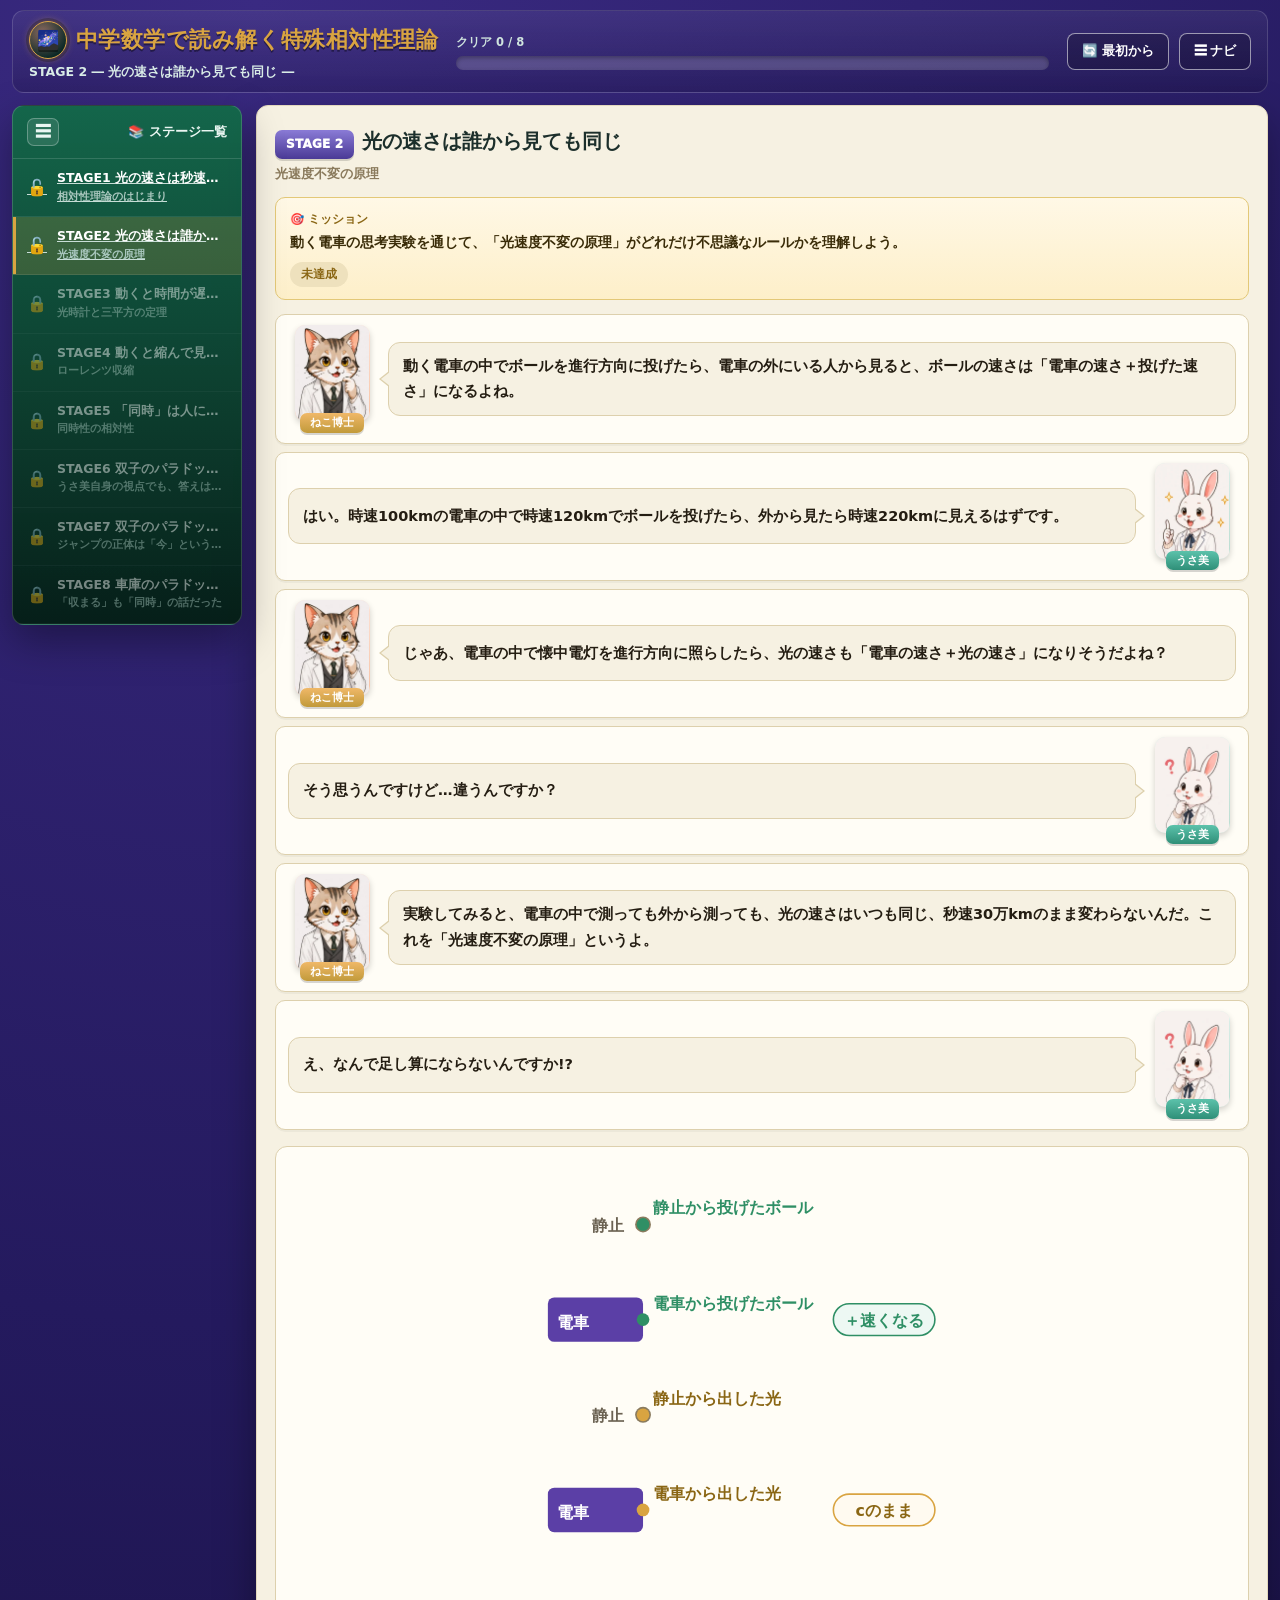
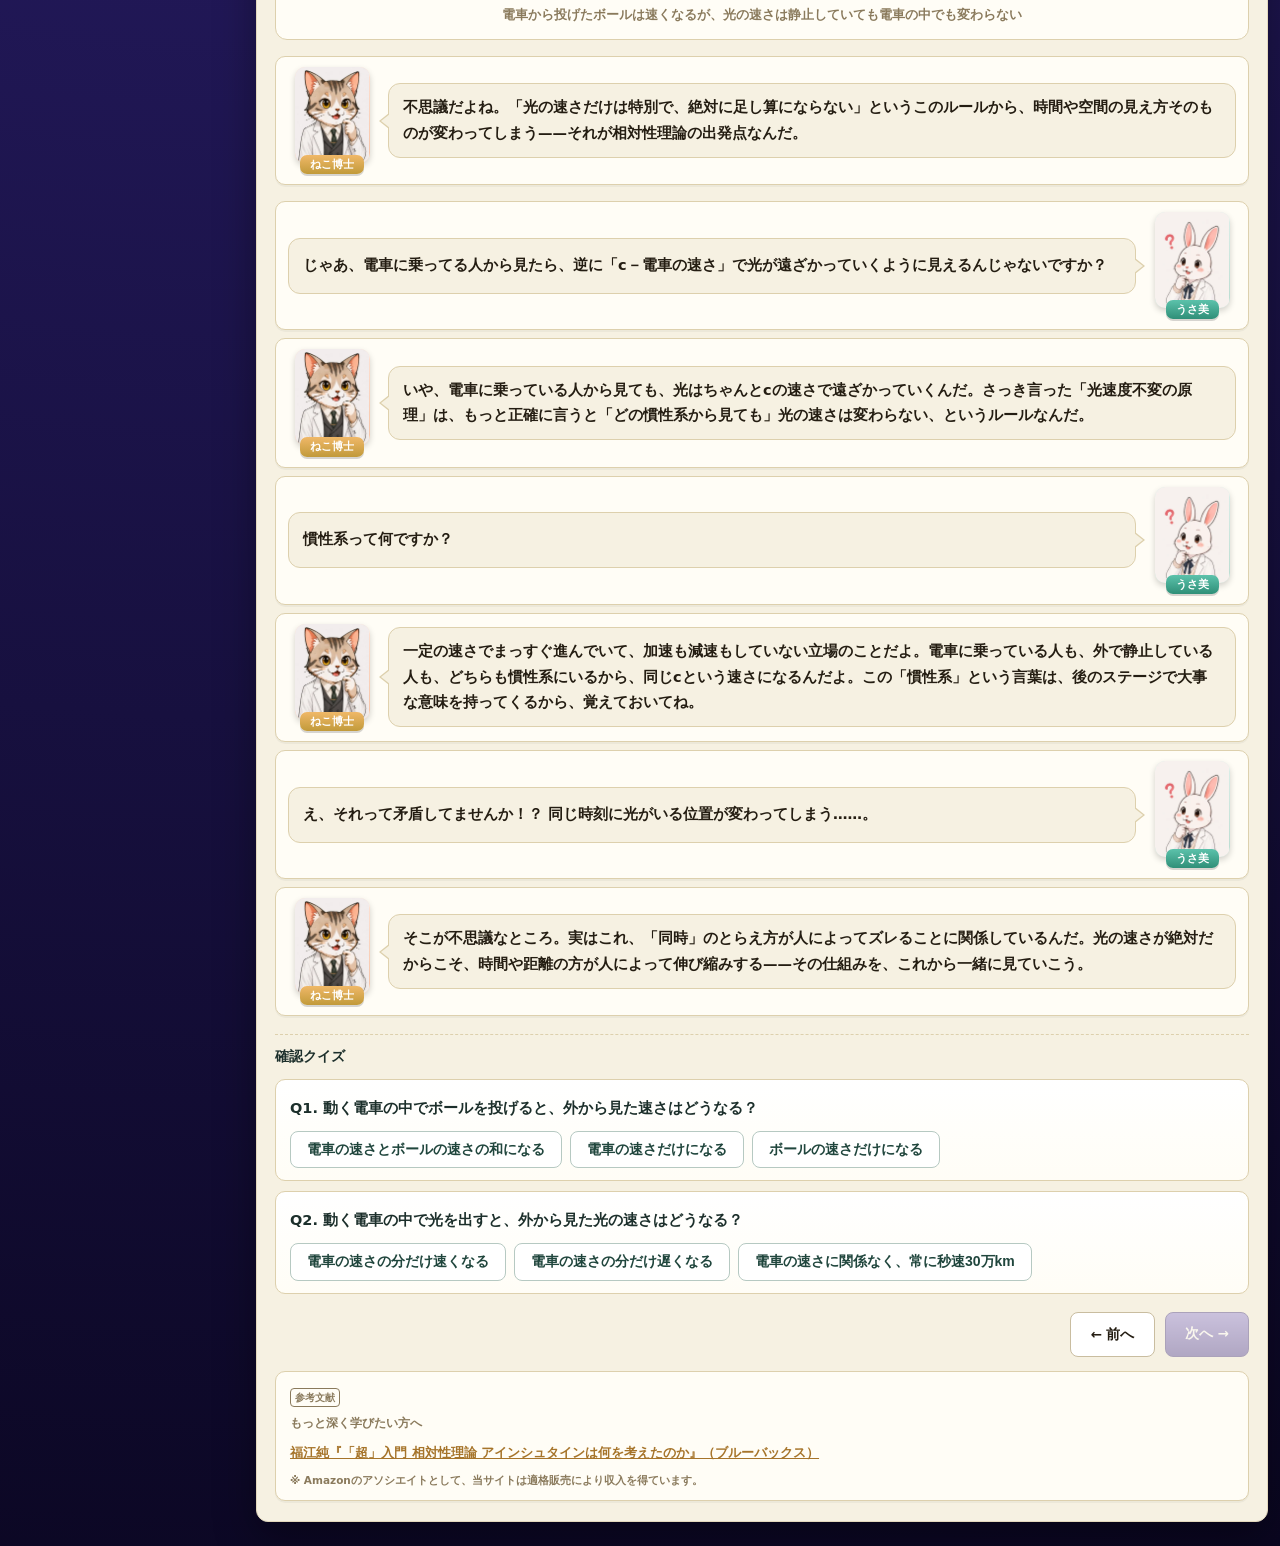
<file: stage2.html>
<!DOCTYPE html>
<html lang="ja">
<head>
<meta charset="UTF-8">
<meta name="viewport" content="width=device-width, initial-scale=1.0">
<meta name="theme-color" content="#241a5e">
<!-- Google tag (gtag.js) -->
<script async src="https://www.googletagmanager.com/gtag/js?id=G-9RTQCP2HXM"></script>
<script>
  window.dataLayer = window.dataLayer || [];
  function gtag(){dataLayer.push(arguments);}
  gtag('js', new Date());
  gtag('config', 'G-9RTQCP2HXM');
</script>
<title>STAGE2 光の速さは誰から見ても同じ ― 中学数学で読み解く特殊相対性理論</title>
<meta name="description" content="動く電車の思考実験で「光速度不変の原理」を体験。ボールの速さは足し算されるのに、光の速さはどの慣性系から見ても秒速30万kmで変わらないことを学ぶステージ。">
<link rel="canonical" href="https://special-relativity.habatakijuku.com/stage2">
<meta property="og:type" content="article">
<meta property="og:site_name" content="中学数学で読み解く特殊相対性理論">
<meta property="og:locale" content="ja_JP">
<meta property="og:title" content="STAGE2 光の速さは誰から見ても同じ ― 中学数学で読み解く特殊相対性理論">
<meta property="og:description" content="動く電車の思考実験で「光速度不変の原理」を体験するステージ。">
<meta property="og:url" content="https://special-relativity.habatakijuku.com/stage2">
<meta property="og:image" content="https://special-relativity.habatakijuku.com/images/ogp.png">
<meta name="twitter:card" content="summary_large_image">
<link rel="icon" type="image/png" href="images/favicon.png">
<link rel="stylesheet" href="design-system.css">
<style>
  .train-svg .train{fill:#5b3fa6}
  .train-svg .stand{fill:#8a7b5e}
  .train-svg .train-run{animation:train-run 4.8s linear infinite}
  .train-svg .ball1{fill:#2f8f65;animation:fly-80 4.8s linear infinite}
  .train-svg .ball2{fill:#2f8f65;animation:fly-110 4.8s linear infinite}
  .train-svg .photon3{fill:#d9a441;animation:fly-180 4.8s linear infinite}
  .train-svg .photon4{fill:#d9a441;animation:fly-180 4.8s linear infinite}
  .train-svg .trail1{stroke:#2f8f65;stroke-width:3;stroke-linecap:round;stroke-dasharray:80;stroke-dashoffset:80;animation:trail-80 4.8s linear infinite}
  .train-svg .trail2{stroke:#2f8f65;stroke-width:3;stroke-linecap:round;stroke-dasharray:110;stroke-dashoffset:110;animation:trail-110 4.8s linear infinite}
  .train-svg .trail3{stroke:#d9a441;stroke-width:2.5;stroke-linecap:round;stroke-dasharray:180;stroke-dashoffset:180;animation:trail-180 4.8s linear infinite}
  .train-svg .trail4{stroke:#d9a441;stroke-width:2.5;stroke-linecap:round;stroke-dasharray:180;stroke-dashoffset:180;animation:trail-180 4.8s linear infinite}
  .train-svg .result{animation:result-in 4.8s ease-out infinite}
  @keyframes train-run{
    0%,6%{transform:translateX(0);opacity:1}
    34%,84%{transform:translateX(22px);opacity:1}
    90%{transform:translateX(22px);opacity:0}
    94%{transform:translateX(0);opacity:0}
    100%{transform:translateX(0);opacity:1}
  }
  @keyframes fly-80{
    0%,16%{transform:translateX(0);opacity:0}
    18%{opacity:1}
    60%{transform:translateX(80px);opacity:1}
    66%,100%{transform:translateX(80px);opacity:0}
  }
  @keyframes fly-110{
    0%,16%{transform:translateX(0);opacity:0}
    18%{opacity:1}
    60%{transform:translateX(110px);opacity:1}
    66%,100%{transform:translateX(110px);opacity:0}
  }
  @keyframes fly-180{
    0%,16%{transform:translateX(0);opacity:0}
    18%{opacity:1}
    60%{transform:translateX(180px);opacity:1}
    66%,100%{transform:translateX(180px);opacity:0}
  }
  @keyframes trail-80{0%,16%{stroke-dashoffset:80;opacity:0}18%{opacity:.8}60%,84%{stroke-dashoffset:0;opacity:.8}90%,100%{stroke-dashoffset:0;opacity:0}}
  @keyframes trail-110{0%,16%{stroke-dashoffset:110;opacity:0}18%{opacity:.8}60%,84%{stroke-dashoffset:0;opacity:.8}90%,100%{stroke-dashoffset:0;opacity:0}}
  @keyframes trail-180{0%,16%{stroke-dashoffset:180;opacity:0}18%{opacity:.85}60%,84%{stroke-dashoffset:0;opacity:.85}90%,100%{stroke-dashoffset:0;opacity:0}}
  @keyframes result-in{0%,62%{opacity:0;transform:translateY(3px)}66%,82%{opacity:1;transform:translateY(0)}90%,100%{opacity:0;transform:translateY(0)}}
  @media (prefers-reduced-motion:reduce){
    .train-svg .train-run,.train-svg .ball1,.train-svg .ball2,.train-svg .photon3,.train-svg .photon4,.train-svg .trail1,.train-svg .trail2,.train-svg .trail3,.train-svg .trail4,.train-svg .result{animation:none}
    .train-svg .trail1,.train-svg .trail2,.train-svg .trail3,.train-svg .trail4{stroke-dashoffset:0}
    .train-svg .result{opacity:1}
  }
</style>
</head>
<body>
<div class="app-shell side-collapsed" id="app-shell">
  <header class="game-header">
    <div class="brand">
      <div class="brand-title"><a class="head-reset home-badge" href="index.html" title="トップへ" aria-label="トップへ">🌌</a> <span>中学数学で読み解く特殊相対性理論</span></div>
      <div class="brand-sub">STAGE 2 ― 光の速さは誰から見ても同じ ―</div>
    </div>
    <div class="head-progress-wrap">
      <div class="head-progress-label" id="progress-label">クリア 0 / 8</div>
      <div class="head-progress" role="progressbar" aria-label="クリア済みステージ数" aria-valuemin="0" aria-valuemax="8" aria-valuenow="0"><div class="head-progress-fill" id="progress-fill" style="width:0%"></div></div>
    </div>
    <div class="header-actions">
      <button class="head-reset" id="btn-reset-all">🔄 最初から</button>
      <button class="head-reset" id="head-nav-toggle" title="ステージ一覧の表示切替">☰ ナビ</button>
    </div>
  </header>

  <div class="game-layout">
    <div class="side-backdrop" id="side-backdrop"></div>
    <aside class="side-panel">
      <div class="side-head">
        <button class="side-toggle" id="sidebar-toggle" title="ステージ一覧の表示切替" aria-label="ステージ一覧の表示切替">☰</button>
        <span class="side-head-text">📚 ステージ一覧</span>
      </div>
      <div class="side-list" id="side-list"></div>
    </aside>

    <main class="main-area">
      <div class="chapter-head">
        <span class="chapter-badge">STAGE 2</span><span class="chapter-title">光の速さは誰から見ても同じ</span>
        <div class="chapter-sub">光速度不変の原理</div>
      </div>

      <div class="mission-box">
        <div class="mission-label">🎯 ミッション</div>
        <div class="mission-text">動く電車の思考実験を通じて、「光速度不変の原理」がどれだけ不思議なルールかを理解しよう。</div>
        <span class="mission-status" id="mission-status">未達成</span>
      </div>

      <div class="dialogue-scene">
        <div class="dialog-row">
          <div class="dialog-character">
            <div class="dialog-avatar mentor"><img src="images/cat.webp" width="300" height="386" alt=""></div>
            <div class="dialog-name mentor">ねこ博士</div>
          </div>
          <div class="dialog-bubble">動く電車の中でボールを進行方向に投げたら、電車の外にいる人から見ると、ボールの速さは「電車の速さ＋投げた速さ」になるよね。</div>
        </div>
        <div class="dialog-row right">
          <div class="dialog-character">
            <div class="dialog-avatar student"><img src="images/rabbit.webp" width="300" height="386" alt=""></div>
            <div class="dialog-name student">うさ美</div>
          </div>
          <div class="dialog-bubble">はい。時速100kmの電車の中で時速120kmでボールを投げたら、外から見たら時速220kmに見えるはずです。</div>
        </div>
        <div class="dialog-row">
          <div class="dialog-character">
            <div class="dialog-avatar mentor"><img src="images/cat.webp" width="300" height="386" alt=""></div>
            <div class="dialog-name mentor">ねこ博士</div>
          </div>
          <div class="dialog-bubble">じゃあ、電車の中で懐中電灯を進行方向に照らしたら、光の速さも「電車の速さ＋光の速さ」になりそうだよね？</div>
        </div>
        <div class="dialog-row right">
          <div class="dialog-character">
            <div class="dialog-avatar student"><img src="images/rabbitThink.webp" width="300" height="386" alt=""></div>
            <div class="dialog-name student">うさ美</div>
          </div>
          <div class="dialog-bubble">そう思うんですけど…違うんですか？</div>
        </div>
        <div class="dialog-row">
          <div class="dialog-character">
            <div class="dialog-avatar mentor"><img src="images/cat.webp" width="300" height="386" alt=""></div>
            <div class="dialog-name mentor">ねこ博士</div>
          </div>
          <div class="dialog-bubble">実験してみると、電車の中で測っても外から測っても、光の速さはいつも同じ、秒速30万kmのまま変わらないんだ。これを「光速度不変の原理」というよ。</div>
        </div>
        <div class="dialog-row right">
          <div class="dialog-character">
            <div class="dialog-avatar student"><img src="images/rabbitThink.webp" width="300" height="386" alt=""></div>
            <div class="dialog-name student">うさ美</div>
          </div>
          <div class="dialog-bubble">え、なんで足し算にならないんですか!?</div>
        </div>
      </div>

      <div class="diagram-box">
        <svg class="train-svg" viewBox="0 0 290 270" width="100%" height="270" role="img" aria-label="静止した場所と電車から、それぞれボールと光を発射して届く距離を比べる図。電車から投げたボールは速くなるが、光は静止していても電車の中でも同じ速さのままである">
          <text x="38" y="44" font-size="10" fill="#6b6252" font-weight="700">静止</text>
          <circle class="stand" cx="70" cy="40" r="5"></circle>
          <text x="76" y="33" font-size="10" fill="#2f8f65" font-weight="700">静止から投げたボール</text>
          <line class="trail1" x1="70" y1="40" x2="150" y2="40"></line>
          <circle class="ball1" cx="70" cy="40" r="4"></circle>

          <g class="train-run">
            <rect class="train" x="10" y="86" width="60" height="28" rx="4"></rect>
            <text x="16" y="105" fill="#fff" font-size="10" font-weight="700">電車</text>
          </g>
          <text x="76" y="93" font-size="10" fill="#2f8f65" font-weight="700">電車から投げたボール</text>
          <line class="trail2" x1="70" y1="100" x2="180" y2="100"></line>
          <circle class="ball2" cx="70" cy="100" r="4"></circle>
          <g class="result">
            <rect x="190" y="90" width="64" height="20" rx="10" fill="#edf8f3" stroke="#2f8f65"></rect>
            <text x="222" y="104" font-size="10" fill="#2f8f65" font-weight="700" text-anchor="middle">＋速くなる</text>
          </g>

          <text x="38" y="164" font-size="10" fill="#6b6252" font-weight="700">静止</text>
          <circle class="stand" cx="70" cy="160" r="5"></circle>
          <text x="76" y="153" font-size="10" fill="#8a6614" font-weight="700">静止から出した光</text>
          <line class="trail3" x1="70" y1="160" x2="250" y2="160"></line>
          <circle class="photon3" cx="70" cy="160" r="4"></circle>

          <g class="train-run">
            <rect class="train" x="10" y="206" width="60" height="28" rx="4"></rect>
            <text x="16" y="225" fill="#fff" font-size="10" font-weight="700">電車</text>
          </g>
          <text x="76" y="213" font-size="10" fill="#8a6614" font-weight="700">電車から出した光</text>
          <line class="trail4" x1="70" y1="220" x2="250" y2="220"></line>
          <circle class="photon4" cx="70" cy="220" r="4"></circle>
          <g class="result">
            <rect x="190" y="210" width="64" height="20" rx="10" fill="#fffaf0" stroke="#d9a441"></rect>
            <text x="222" y="224" font-size="10" fill="#8a6614" font-weight="700" text-anchor="middle">cのまま</text>
          </g>
        </svg>
        <div class="diagram-caption">電車から投げたボールは速くなるが、光の速さは静止していても電車の中でも変わらない</div>
      </div>

      <div class="dialogue-scene">
        <div class="dialog-row">
          <div class="dialog-character">
            <div class="dialog-avatar mentor"><img src="images/cat.webp" width="300" height="386" alt=""></div>
            <div class="dialog-name mentor">ねこ博士</div>
          </div>
          <div class="dialog-bubble">不思議だよね。「光の速さだけは特別で、絶対に足し算にならない」というこのルールから、時間や空間の見え方そのものが変わってしまう——それが相対性理論の出発点なんだ。</div>
        </div>
      </div>

      <div class="dialogue-scene">
        <div class="dialog-row right">
          <div class="dialog-character">
            <div class="dialog-avatar student"><img src="images/rabbitThink.webp" width="300" height="386" alt=""></div>
            <div class="dialog-name student">うさ美</div>
          </div>
          <div class="dialog-bubble">じゃあ、電車に乗ってる人から見たら、逆に「c－電車の速さ」で光が遠ざかっていくように見えるんじゃないですか？</div>
        </div>
        <div class="dialog-row">
          <div class="dialog-character">
            <div class="dialog-avatar mentor"><img src="images/cat.webp" width="300" height="386" alt=""></div>
            <div class="dialog-name mentor">ねこ博士</div>
          </div>
          <div class="dialog-bubble">いや、電車に乗っている人から見ても、光はちゃんとcの速さで遠ざかっていくんだ。さっき言った「光速度不変の原理」は、もっと正確に言うと「どの慣性系から見ても」光の速さは変わらない、というルールなんだ。</div>
        </div>
        <div class="dialog-row right">
          <div class="dialog-character">
            <div class="dialog-avatar student"><img src="images/rabbitThink.webp" width="300" height="386" alt=""></div>
            <div class="dialog-name student">うさ美</div>
          </div>
          <div class="dialog-bubble">慣性系って何ですか？</div>
        </div>
        <div class="dialog-row">
          <div class="dialog-character">
            <div class="dialog-avatar mentor"><img src="images/cat.webp" width="300" height="386" alt=""></div>
            <div class="dialog-name mentor">ねこ博士</div>
          </div>
          <div class="dialog-bubble">一定の速さでまっすぐ進んでいて、加速も減速もしていない立場のことだよ。電車に乗っている人も、外で静止している人も、どちらも慣性系にいるから、同じcという速さになるんだよ。この「慣性系」という言葉は、後のステージで大事な意味を持ってくるから、覚えておいてね。</div>
        </div>
        <div class="dialog-row right">
          <div class="dialog-character">
            <div class="dialog-avatar student"><img src="images/rabbitThink.webp" width="300" height="386" alt=""></div>
            <div class="dialog-name student">うさ美</div>
          </div>
          <div class="dialog-bubble">え、それって矛盾してませんか！？ 同じ時刻に光がいる位置が変わってしまう……。</div>
        </div>
        <div class="dialog-row">
          <div class="dialog-character">
            <div class="dialog-avatar mentor"><img src="images/cat.webp" width="300" height="386" alt=""></div>
            <div class="dialog-name mentor">ねこ博士</div>
          </div>
          <div class="dialog-bubble">そこが不思議なところ。実はこれ、「同時」のとらえ方が人によってズレることに関係しているんだ。光の速さが絶対だからこそ、時間や距離の方が人によって伸び縮みする——その仕組みを、これから一緒に見ていこう。</div>
        </div>
      </div>

      <div class="quiz-head">確認クイズ</div>
      <div class="quiz-card" data-quiz>
        <p class="quiz-q">Q1. 動く電車の中でボールを投げると、外から見た速さはどうなる？</p>
        <div class="choice-list">
          <button class="choice-btn">電車の速さとボールの速さの和になる</button>
          <button class="choice-btn">電車の速さだけになる</button>
          <button class="choice-btn">ボールの速さだけになる</button>
        </div>
        <div class="quiz-explain" hidden>正解！ ボールのような普通の物は、速さが足し算される。</div>
      </div>

      <div class="quiz-card" data-quiz>
        <p class="quiz-q">Q2. 動く電車の中で光を出すと、外から見た光の速さはどうなる？</p>
        <div class="choice-list">
          <button class="choice-btn">電車の速さの分だけ速くなる</button>
          <button class="choice-btn">電車の速さの分だけ遅くなる</button>
          <button class="choice-btn">電車の速さに関係なく、常に秒速30万km</button>
        </div>
        <div class="quiz-explain" hidden>正解！ これが光速度不変の原理。光だけは特別なルールに従うんだ。</div>
      </div>

      <div class="stage-nav">
        <a class="btn" href="stage1.html">← 前へ</a>
        <button class="btn btn-primary" id="btn-next" disabled>次へ →</button>
      </div>

      <div id="book-recommend"></div>
    </main>
  </div>
</div>

<script src="js/progress.js"></script>
<script>RQ.initStagePage(2);</script>
<script src="https://my.habatakijuku.com/sync.js" defer></script>
</body>
</html>
</file>
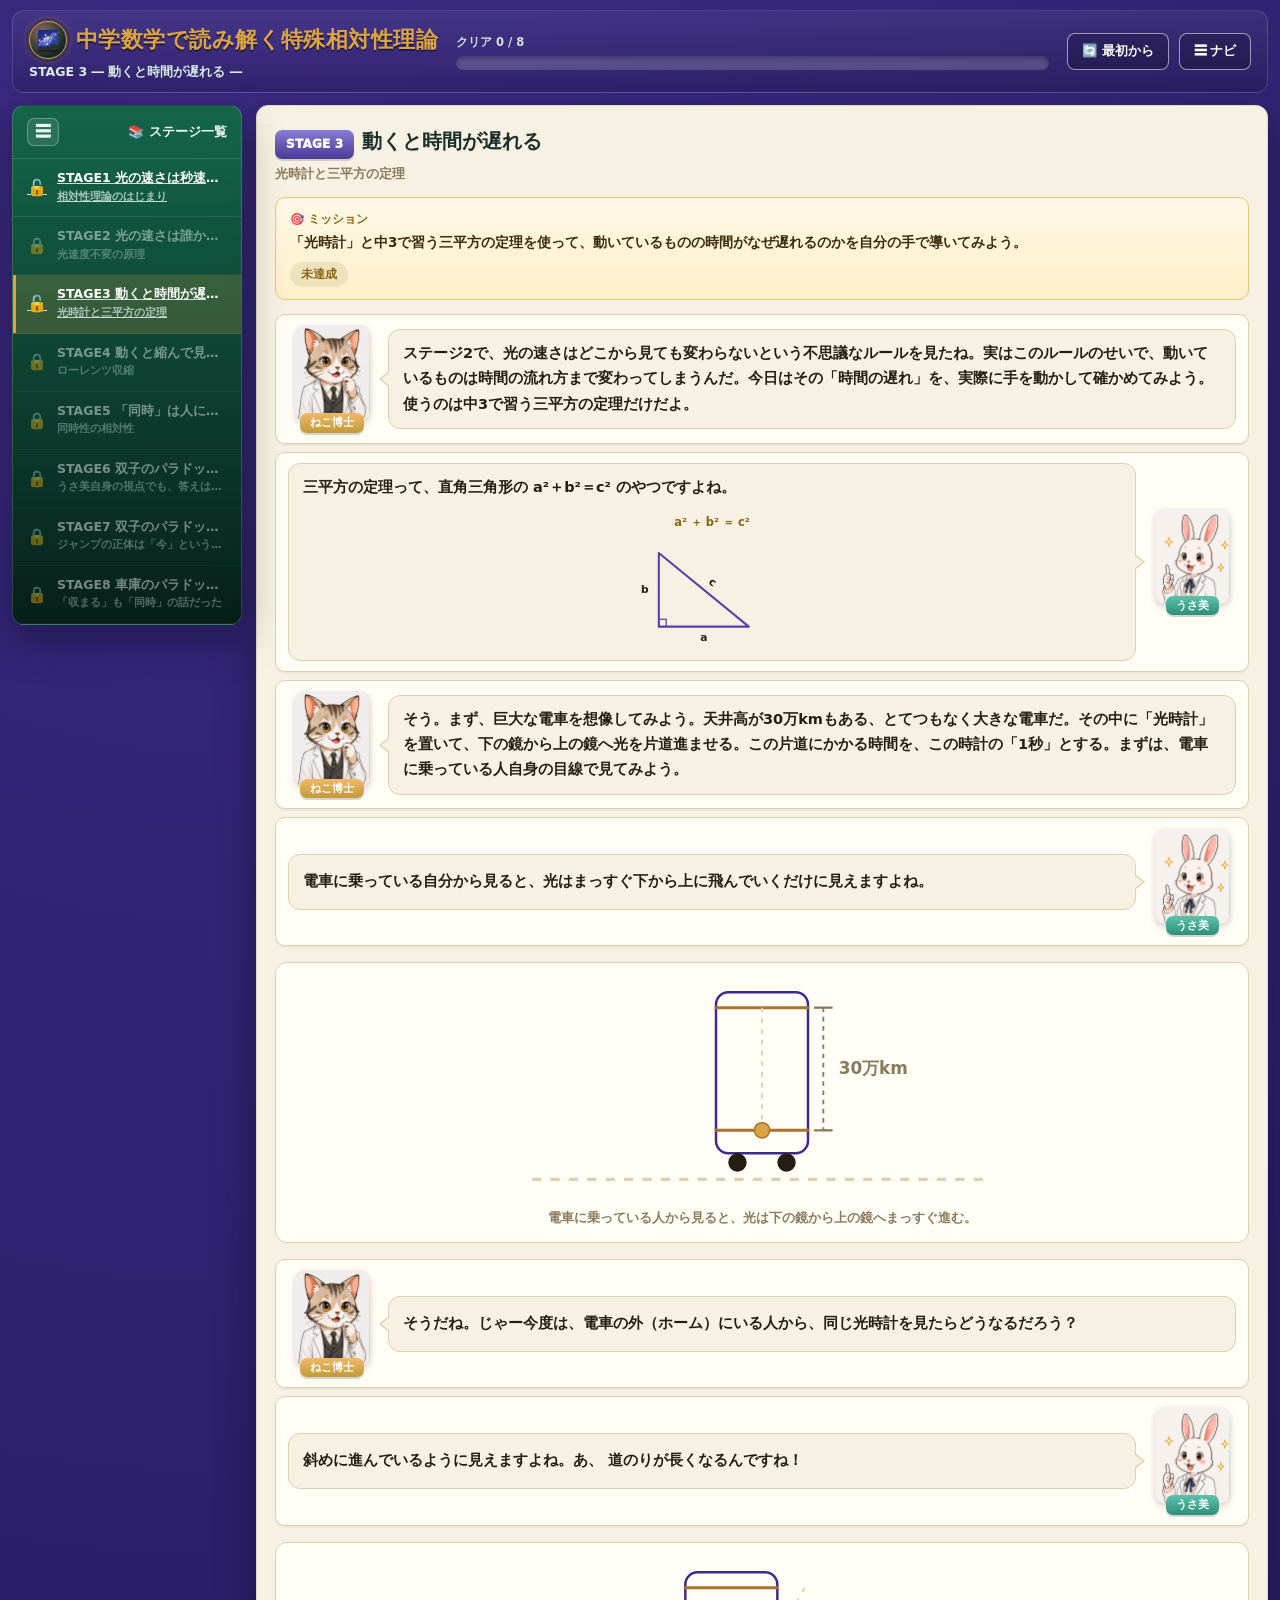
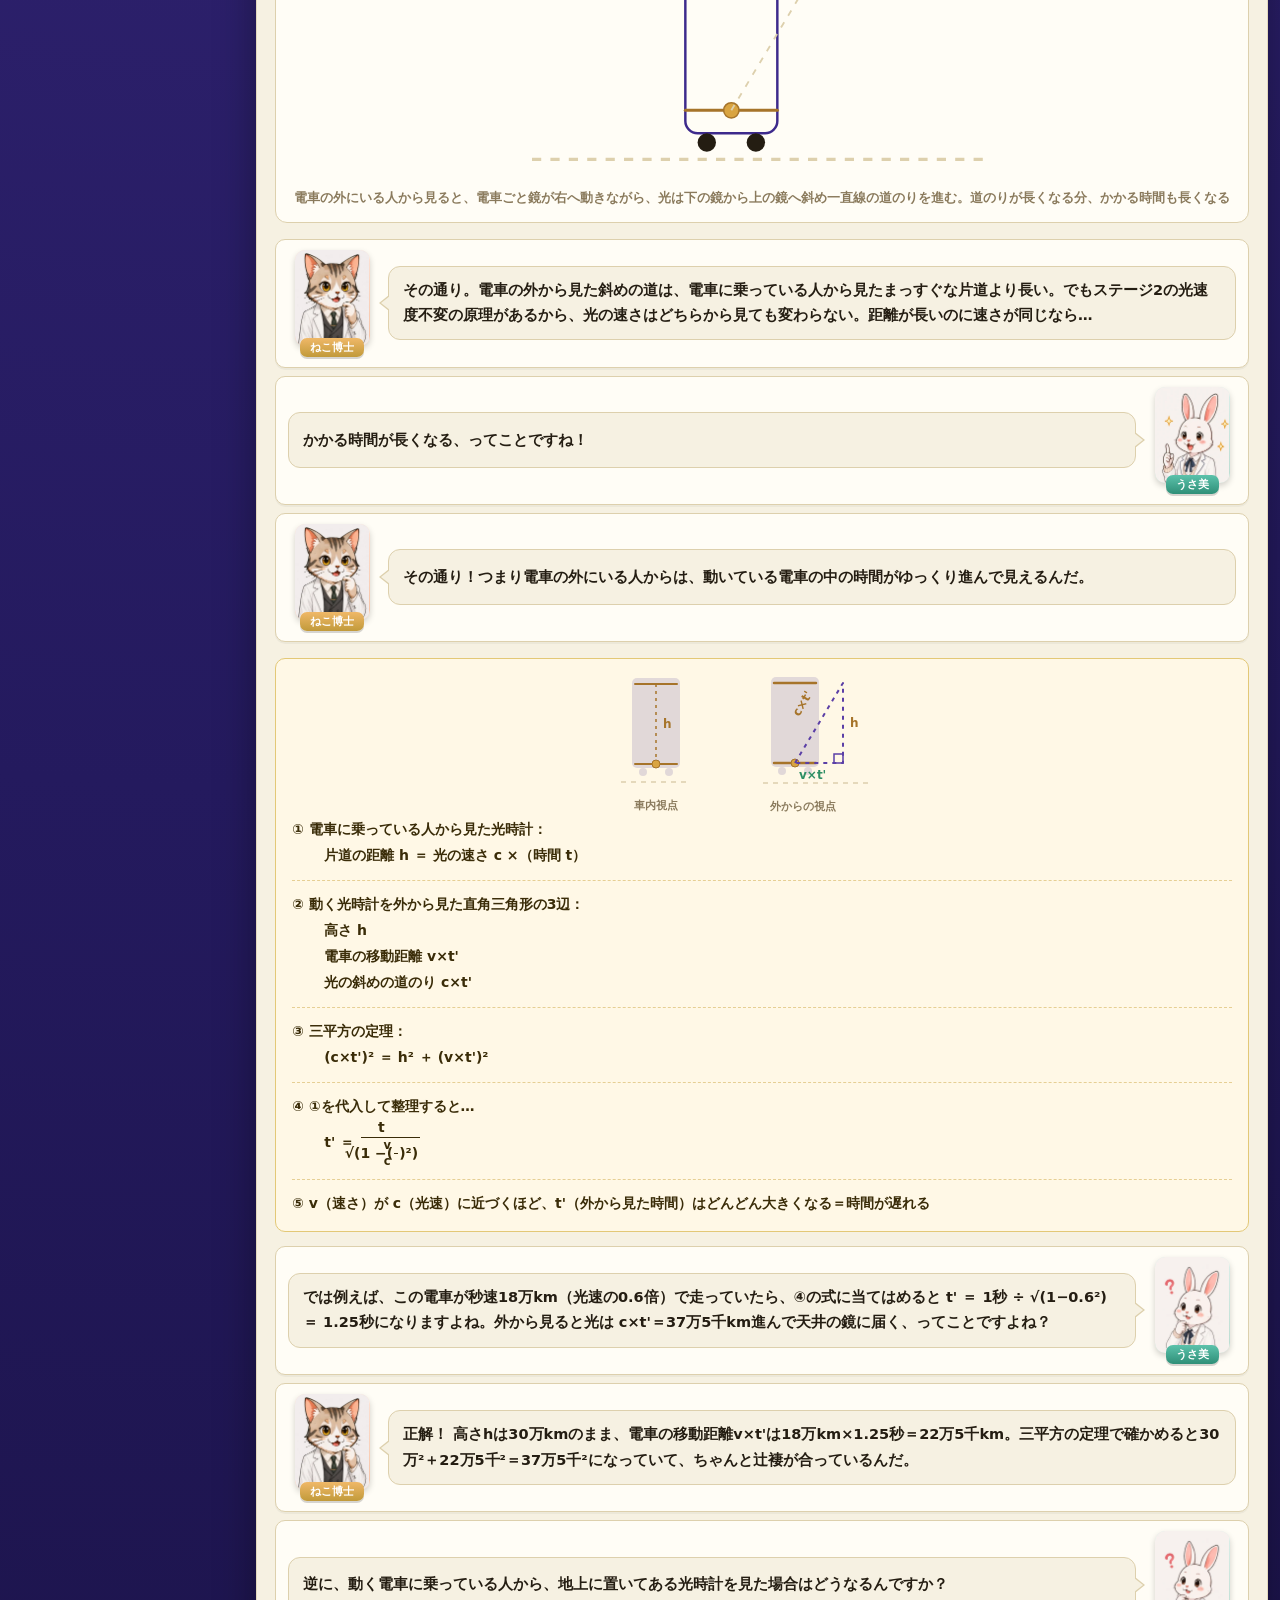
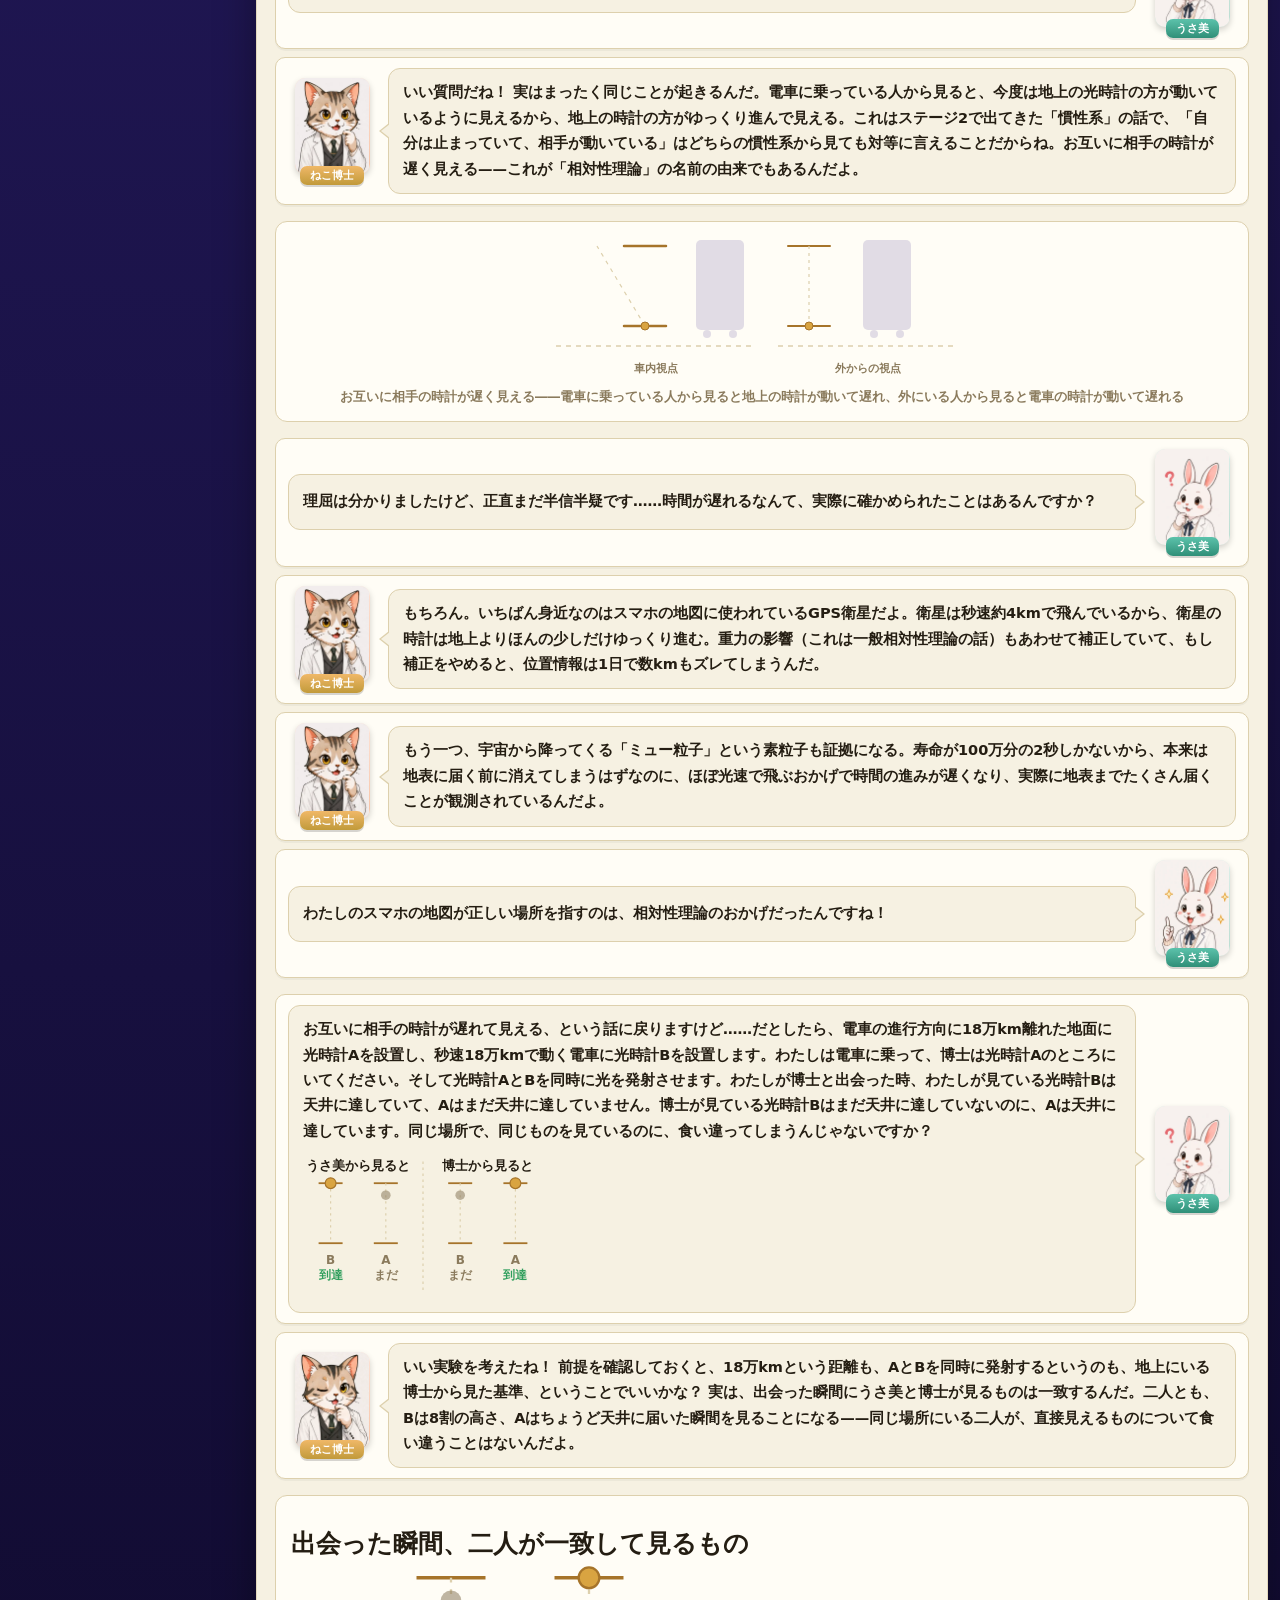
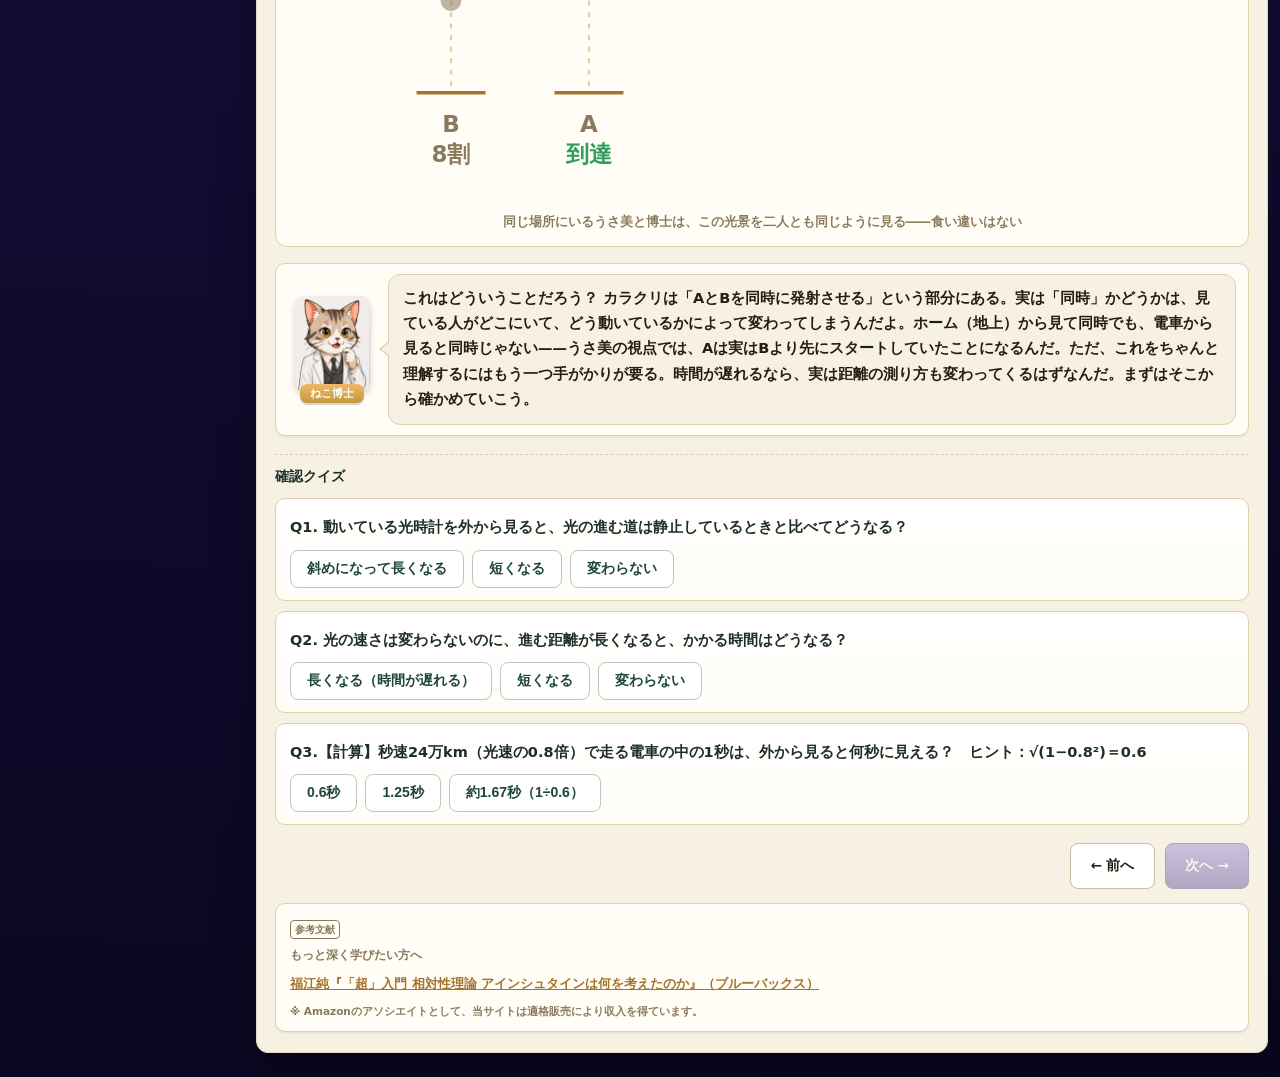
<file: stage3.html>
<!DOCTYPE html>
<html lang="ja">
<head>
<meta charset="UTF-8">
<meta name="viewport" content="width=device-width, initial-scale=1.0">
<meta name="theme-color" content="#241a5e">
<!-- Google tag (gtag.js) -->
<script async src="https://www.googletagmanager.com/gtag/js?id=G-9RTQCP2HXM"></script>
<script>
  window.dataLayer = window.dataLayer || [];
  function gtag(){dataLayer.push(arguments);}
  gtag('js', new Date());
  gtag('config', 'G-9RTQCP2HXM');
</script>
<title>STAGE3 動くと時間が遅れる ― 中学数学で読み解く特殊相対性理論</title>
<meta name="description" content="光時計と中3で習う三平方の定理だけで、「動くと時間が遅れる」理由を自分の手で導くステージ。時間の遅れの式 t'＝t/√(1−(v/c)²) を中学数学で導出する。">
<link rel="canonical" href="https://special-relativity.habatakijuku.com/stage3">
<meta property="og:type" content="article">
<meta property="og:site_name" content="中学数学で読み解く特殊相対性理論">
<meta property="og:locale" content="ja_JP">
<meta property="og:title" content="STAGE3 動くと時間が遅れる ― 中学数学で読み解く特殊相対性理論">
<meta property="og:description" content="光時計と三平方の定理だけで、時間の遅れを自分の手で導くステージ。">
<meta property="og:url" content="https://special-relativity.habatakijuku.com/stage3">
<meta property="og:image" content="https://special-relativity.habatakijuku.com/images/ogp.png">
<meta name="twitter:card" content="summary_large_image">
<link rel="icon" type="image/png" href="images/favicon.png">
<link rel="stylesheet" href="design-system.css">
<style>
  .clock-a-svg .train-body{fill:var(--paper2);stroke:var(--felt);stroke-width:1.6}
  .clock-a-svg .wheel{fill:var(--ink)}
  .clock-a-svg .mirror{stroke:var(--gold-dark);stroke-width:2;stroke-linecap:round}
  .clock-a-svg .path-still{stroke:var(--line);stroke-width:1.2;fill:none;stroke-dasharray:3 4}
  .clock-a-svg .photon{fill:var(--gold);stroke:var(--gold-dark);stroke-width:1;animation:still-up 3s linear infinite}
  .clock-a-svg .ground{stroke:var(--line);stroke-width:2;stroke-dasharray:6 6;animation:ground-scroll 1s linear infinite}
  .clock-a-svg .km-label{fill:var(--muted);font-size:11px;font-weight:700}
  .clock-a-svg .dim-line{stroke:var(--muted);stroke-width:1.2;stroke-dasharray:3 3}
  .clock-a-svg .dim-tick{stroke:var(--muted);stroke-width:1.5}
  @keyframes still-up{
    0%,10%{transform:translateY(0);opacity:0}
    14%{opacity:1}
    60%{transform:translateY(-80px);opacity:1}
    66%,100%{transform:translateY(-80px);opacity:0}
  }
  @keyframes ground-scroll{to{stroke-dashoffset:12}}
  @media (prefers-reduced-motion:reduce){.clock-a-svg .photon,.clock-a-svg .ground{animation:none}}

  .clock-b-svg .train-body{fill:var(--paper2);stroke:var(--felt);stroke-width:1.6}
  .clock-b-svg .wheel{fill:var(--ink)}
  .clock-b-svg .mirror{stroke:var(--gold-dark);stroke-width:2;stroke-linecap:round}
  .clock-b-svg .ground{stroke:var(--line);stroke-width:2;stroke-dasharray:6 6}
  .clock-b-svg .path-move{stroke:var(--line);stroke-width:1.2;fill:none;stroke-dasharray:4 5}
  .clock-b-svg .train-group{animation:clock-train-slide 3s linear infinite}
  .clock-b-svg .photon{fill:var(--gold);stroke:var(--gold-dark);stroke-width:1;animation:moving-up 3s linear infinite}
  @keyframes moving-up{
    0%,10%{transform:translateY(0);opacity:0}
    12%{opacity:1}
    70%{transform:translateY(-80px);opacity:1}
    74%,100%{transform:translateY(-80px);opacity:0}
  }
  @keyframes clock-train-slide{
    0%,10%{transform:translateX(0);opacity:1}
    70%,85%{transform:translateX(48px);opacity:1}
    90%{transform:translateX(48px);opacity:0}
    94%{transform:translateX(0);opacity:0}
    100%{transform:translateX(0);opacity:1}
  }
  @keyframes gclock-slide-left{
    0%,10%{transform:translateX(0);opacity:1}
    70%,85%{transform:translateX(-48px);opacity:1}
    90%{transform:translateX(-48px);opacity:0}
    94%{transform:translateX(0);opacity:0}
    100%{transform:translateX(0);opacity:1}
  }
  @media (prefers-reduced-motion:reduce){
    .clock-b-svg .train-group,.clock-b-svg .photon{animation:none}
    .clock-b-svg .train-group{transform:translateX(48px)}
    .clock-b-svg .photon{transform:translateY(-80px);opacity:1}
  }

  .home-compare{display:flex;align-items:center;justify-content:center;gap:12px;flex-wrap:nowrap}
  .home-compare-item{display:flex;flex-direction:column;align-items:center;min-width:0;flex:0 1 200px}
  .home-compare-item .home-compare-label{display:block;font-size:11px;color:var(--muted);font-weight:700;margin-top:4px}
  .home-compare .home-a-svg,.home-compare .home-b-svg{min-width:0;width:100%;height:auto}
  .home-compare .ghost-train{fill:var(--felt);opacity:.15}
  .home-compare .home-ground{stroke:var(--line);stroke-width:1.5;stroke-dasharray:5 5}
  .home-a-svg .ground-slide-group{animation:gclock-slide-left 3s linear infinite}
  .home-a-svg .gclock-mirror{stroke:var(--gold-dark);stroke-width:2.5;stroke-linecap:round}
  .home-a-svg .path-move{stroke:var(--line);stroke-width:1.2;fill:none;stroke-dasharray:4 5}
  .home-a-svg .gclock-group{animation:gclock-slide-left 3s linear infinite}
  .home-a-svg .gclock-photon{fill:var(--gold);stroke:var(--gold-dark);stroke-width:1;animation:moving-up 3s linear infinite}
  @media (prefers-reduced-motion:reduce){
    .home-a-svg .gclock-group,.home-a-svg .gclock-photon,.home-a-svg .ground-slide-group{animation:none}
    .home-a-svg .gclock-group,.home-a-svg .ground-slide-group{transform:translateX(-48px)}
    .home-a-svg .gclock-photon{transform:translateY(-80px);opacity:1}
  }

  .home-b-svg .gclock-mirror-fixed{stroke:var(--gold-dark);stroke-width:2;stroke-linecap:round}
  .home-b-svg .path-still{stroke:var(--line);stroke-width:1.2;fill:none;stroke-dasharray:3 4}
  .home-b-svg .gclock-photon-fixed{fill:var(--gold);stroke:var(--gold-dark);stroke-width:1;animation:still-up 3s linear infinite}
  .home-b-svg .train-group-b{animation:clock-train-slide 3s linear infinite}
  @media (prefers-reduced-motion:reduce){
    .home-b-svg .train-group-b,.home-b-svg .gclock-photon-fixed{animation:none}
    .home-b-svg .train-group-b{transform:translateX(48px)}
    .home-b-svg .gclock-photon-fixed{transform:translateY(-80px);opacity:1}
  }

  .tri-compare{display:flex;align-items:center;justify-content:center;gap:12px;flex-wrap:nowrap}
  .tri-compare-item{display:flex;flex-direction:column;align-items:center;min-width:0}
  .tri-item-mini{flex:0 1 70px}
  .tri-item-tri{flex:0 1 200px}
  .tri-item-label{display:block;font-size:11px;color:var(--muted);font-weight:700;margin-top:4px}
  .tri-compare .mini-static-svg{min-width:0;width:100%;height:auto}
  .tri-compare .triangle-svg{min-width:0;width:100%;height:auto}
  .mini-static-svg .mini-mirror{stroke:var(--gold-dark);stroke-width:2;stroke-linecap:round}
  .mini-static-svg .mini-h{stroke:var(--gold-dark);stroke-width:1.5;stroke-dasharray:3 4}
  .mini-static-svg .photon{fill:var(--gold);stroke:var(--gold-dark);stroke-width:1;animation:still-up 3s linear infinite}
  .triangle-svg .triangle{fill:none;stroke:#5b3fa6;stroke-width:2;stroke-dasharray:4 5;stroke-linejoin:round}
  .triangle-svg .right-angle{fill:none;stroke:#5b3fa6;stroke-width:1.5}
  .triangle-svg .tri-mirror{stroke:var(--gold-dark);stroke-width:2.5;stroke-linecap:round}
  .triangle-svg .tri-train-group{animation:clock-train-slide 3s linear infinite}
  .triangle-svg .photon{fill:var(--gold);stroke:var(--gold-dark);stroke-width:1;animation:moving-up 3s linear infinite}
  .tri-compare .ghost-train{fill:var(--felt);opacity:.15}
  .tri-compare .mini-ground{stroke:var(--line);stroke-width:1.5;stroke-dasharray:5 5}
  .mini-static-svg .mini-ground{animation:ground-scroll 1s linear infinite}
  @media (prefers-reduced-motion:reduce){
    .mini-static-svg .mini-ground,.mini-static-svg .photon{animation:none}
    .mini-static-svg .photon{transform:translateY(-80px);opacity:1}
    .triangle-svg .tri-train-group,.triangle-svg .photon{animation:none}
    .triangle-svg .tri-train-group{transform:translateX(48px)}
    .triangle-svg .photon{transform:translateY(-80px);opacity:1}
  }

  .brain-diagram{display:block;margin-top:8px;max-width:min(100%,240px);width:100%;height:auto}
  .brain-diagram .bd-mirror{stroke:var(--gold-dark);stroke-width:1.5}
  .brain-diagram .bd-line{stroke:var(--line);stroke-width:1;stroke-dasharray:2 3}
  .brain-diagram .bd-divider{stroke:var(--line);stroke-width:1;stroke-dasharray:2 3}
  .brain-diagram .bd-photon-done{fill:var(--gold);stroke:var(--gold-dark);stroke-width:1}
  .brain-diagram .bd-photon-wait{fill:var(--muted);opacity:.55}
  .brain-diagram .bd-title{fill:var(--ink);font-size:11px;font-weight:800}
  .brain-diagram .bd-label{fill:var(--muted);font-size:10px;font-weight:700}
  .brain-diagram .bd-status-done{fill:var(--ok);font-size:10px;font-weight:800}
  .brain-diagram .bd-status-wait{fill:var(--muted);font-size:10px;font-weight:700}

  .frac{display:inline-flex;flex-direction:column;align-items:stretch;vertical-align:middle;margin:0 2px;line-height:1.15}
  .frac-num,.frac-den{display:block;padding:0 2px;text-align:center;white-space:nowrap}
  .frac-line{display:block;height:0;border-top:1.5px solid currentColor;margin:1px 0}
  .frac-sm{font-size:0.82em;margin:0 1px}

  .pyth-svg{display:block;max-width:min(100%,180px);width:100%;height:auto;margin:8px auto 2px}
  .pyth-svg .pyth-tri{fill:none;stroke:#5b3fa6;stroke-width:2.5;stroke-linejoin:round}
  .pyth-svg .pyth-right-angle{fill:none;stroke:#5b3fa6;stroke-width:1.5}
  .pyth-svg .pyth-label{fill:var(--ink);font-size:13px;font-weight:800;text-anchor:middle}
  .pyth-svg .pyth-title{fill:#8a6614;font-size:14px;font-weight:800;text-anchor:middle}
</style>
</head>
<body>
<div class="app-shell side-collapsed" id="app-shell">
  <header class="game-header">
    <div class="brand">
      <div class="brand-title"><a class="head-reset home-badge" href="index.html" title="トップへ" aria-label="トップへ">🌌</a> <span>中学数学で読み解く特殊相対性理論</span></div>
      <div class="brand-sub">STAGE 3 ― 動くと時間が遅れる ―</div>
    </div>
    <div class="head-progress-wrap">
      <div class="head-progress-label" id="progress-label">クリア 0 / 8</div>
      <div class="head-progress" role="progressbar" aria-label="クリア済みステージ数" aria-valuemin="0" aria-valuemax="8" aria-valuenow="0"><div class="head-progress-fill" id="progress-fill" style="width:0%"></div></div>
    </div>
    <div class="header-actions">
      <button class="head-reset" id="btn-reset-all">🔄 最初から</button>
      <button class="head-reset" id="head-nav-toggle" title="ステージ一覧の表示切替">☰ ナビ</button>
    </div>
  </header>

  <div class="game-layout">
    <div class="side-backdrop" id="side-backdrop"></div>
    <aside class="side-panel">
      <div class="side-head">
        <button class="side-toggle" id="sidebar-toggle" title="ステージ一覧の表示切替" aria-label="ステージ一覧の表示切替">☰</button>
        <span class="side-head-text">📚 ステージ一覧</span>
      </div>
      <div class="side-list" id="side-list"></div>
    </aside>

    <main class="main-area">
      <div class="chapter-head">
        <span class="chapter-badge">STAGE 3</span><span class="chapter-title">動くと時間が遅れる</span>
        <div class="chapter-sub">光時計と三平方の定理</div>
      </div>

      <div class="mission-box">
        <div class="mission-label">🎯 ミッション</div>
        <div class="mission-text">「光時計」と中3で習う三平方の定理を使って、動いているものの時間がなぜ遅れるのかを自分の手で導いてみよう。</div>
        <span class="mission-status" id="mission-status">未達成</span>
      </div>

      <div class="dialogue-scene">
        <div class="dialog-row">
          <div class="dialog-character">
            <div class="dialog-avatar mentor"><img src="images/cat.webp" width="300" height="386" alt=""></div>
            <div class="dialog-name mentor">ねこ博士</div>
          </div>
          <div class="dialog-bubble">ステージ2で、光の速さはどこから見ても変わらないという不思議なルールを見たね。実はこのルールのせいで、動いているものは時間の流れ方まで変わってしまうんだ。今日はその「時間の遅れ」を、実際に手を動かして確かめてみよう。使うのは中3で習う三平方の定理だけだよ。</div>
        </div>
        <div class="dialog-row right">
          <div class="dialog-character">
            <div class="dialog-avatar student"><img src="images/rabbit.webp" width="300" height="386" alt=""></div>
            <div class="dialog-name student">うさ美</div>
          </div>
          <div class="dialog-bubble">三平方の定理って、直角三角形の a²＋b²＝c² のやつですよね。
            <svg class="pyth-svg" viewBox="0 0 220 170" role="img" aria-label="直角三角形と三平方の定理。底辺a、高さb、斜辺cの直角三角形で、aの2乗プラスbの2乗はcの2乗に等しい">
              <text class="pyth-title" x="110" y="22">a² ＋ b² ＝ c²</text>
              <polygon class="pyth-tri" points="45,145 155,145 45,55"></polygon>
              <rect class="pyth-right-angle" x="45" y="136" width="9" height="9"></rect>
              <text class="pyth-label" x="100" y="162">a</text>
              <text class="pyth-label" x="28" y="104">b</text>
              <text class="pyth-label" x="108" y="94" transform="rotate(39 108,94)">c</text>
            </svg>
          </div>
        </div>
        <div class="dialog-row">
          <div class="dialog-character">
            <div class="dialog-avatar mentor"><img src="images/cat.webp" width="300" height="386" alt=""></div>
            <div class="dialog-name mentor">ねこ博士</div>
          </div>
          <div class="dialog-bubble">そう。まず、巨大な電車を想像してみよう。天井高が30万kmもある、とてつもなく大きな電車だ。その中に「光時計」を置いて、下の鏡から上の鏡へ光を片道進ませる。この片道にかかる時間を、この時計の「1秒」とする。まずは、電車に乗っている人自身の目線で見てみよう。</div>
        </div>
        <div class="dialog-row right">
          <div class="dialog-character">
            <div class="dialog-avatar student"><img src="images/rabbit.webp" width="300" height="386" alt=""></div>
            <div class="dialog-name student">うさ美</div>
          </div>
          <div class="dialog-bubble">電車に乗っている自分から見ると、光はまっすぐ下から上に飛んでいくだけに見えますよね。</div>
        </div>
      </div>

      <div class="diagram-box">
        <svg class="clock-a-svg" viewBox="0 0 300 140" width="100%" height="150" role="img" aria-label="電車に乗っている人から見た光時計。光が下の鏡から上の鏡へ片道まっすぐ進む。電車の下では地面が流れていく。鏡と鏡の間の距離は30万km">
          <rect class="train-body" x="120" y="10" width="60" height="105" rx="8"></rect>
          <circle class="wheel" cx="134" cy="121" r="6"></circle>
          <circle class="wheel" cx="166" cy="121" r="6"></circle>
          <line class="mirror" x1="120" y1="20" x2="180" y2="20"></line>
          <line class="mirror" x1="120" y1="100" x2="180" y2="100"></line>
          <path class="path-still" d="M150,100 L150,20"></path>
          <circle class="photon" cx="150" cy="100" r="5"></circle>
          <line class="dim-tick" x1="184" y1="20" x2="196" y2="20"></line>
          <line class="dim-tick" x1="184" y1="100" x2="196" y2="100"></line>
          <line class="dim-line" x1="190" y1="20" x2="190" y2="100"></line>
          <text class="km-label" x="200" y="63">30万km</text>
          <line class="ground" x1="0" y1="132" x2="300" y2="132"></line>
        </svg>
        <div class="diagram-caption">電車に乗っている人から見ると、光は下の鏡から上の鏡へまっすぐ進む。</div>
      </div>

      <div class="dialogue-scene">
        <div class="dialog-row">
          <div class="dialog-character">
            <div class="dialog-avatar mentor"><img src="images/cat.webp" width="300" height="386" alt=""></div>
            <div class="dialog-name mentor">ねこ博士</div>
          </div>
          <div class="dialog-bubble">そうだね。じゃー今度は、電車の外（ホーム）にいる人から、同じ光時計を見たらどうなるだろう？</div>
        </div>
        <div class="dialog-row right">
          <div class="dialog-character">
            <div class="dialog-avatar student"><img src="images/rabbit.webp" width="300" height="386" alt=""></div>
            <div class="dialog-name student">うさ美</div>
          </div>
          <div class="dialog-bubble">斜めに進んでいるように見えますよね。あ、 道のりが長くなるんですね！</div>
        </div>
      </div>

      <div class="diagram-box">
        <svg class="clock-b-svg" viewBox="0 0 300 140" width="100%" height="150" role="img" aria-label="電車の外にいる人から見ると、電車ごと鏡が右へ動きながら、光は下の鏡から上の鏡へ斜め一直線に進む。地面は動かない">
          <g class="train-group">
            <rect class="train-body" x="100" y="10" width="60" height="105" rx="8"></rect>
            <circle class="wheel" cx="114" cy="121" r="6"></circle>
            <circle class="wheel" cx="146" cy="121" r="6"></circle>
            <line class="mirror" x1="100" y1="20" x2="160" y2="20"></line>
            <line class="mirror" x1="100" y1="100" x2="160" y2="100"></line>
            <circle class="photon" cx="130" cy="100" r="5"></circle>
          </g>
          <path class="path-move" d="M130,100 L178,20"></path>
          <line class="ground" x1="0" y1="132" x2="300" y2="132"></line>
        </svg>
        <div class="diagram-caption">電車の外にいる人から見ると、電車ごと鏡が右へ動きながら、光は下の鏡から上の鏡へ斜め一直線の道のりを進む。道のりが長くなる分、かかる時間も長くなる</div>
      </div>

      <div class="dialogue-scene">
        <div class="dialog-row">
          <div class="dialog-character">
            <div class="dialog-avatar mentor"><img src="images/cat.webp" width="300" height="386" alt=""></div>
            <div class="dialog-name mentor">ねこ博士</div>
          </div>
          <div class="dialog-bubble">その通り。電車の外から見た斜めの道は、電車に乗っている人から見たまっすぐな片道より長い。でもステージ2の光速度不変の原理があるから、光の速さはどちらから見ても変わらない。距離が長いのに速さが同じなら…</div>
        </div>
        <div class="dialog-row right">
          <div class="dialog-character">
            <div class="dialog-avatar student"><img src="images/rabbit.webp" width="300" height="386" alt=""></div>
            <div class="dialog-name student">うさ美</div>
          </div>
          <div class="dialog-bubble">かかる時間が長くなる、ってことですね！</div>
        </div>
        <div class="dialog-row">
          <div class="dialog-character">
            <div class="dialog-avatar mentor"><img src="images/cat.webp" width="300" height="386" alt=""></div>
            <div class="dialog-name mentor">ねこ博士</div>
          </div>
          <div class="dialog-bubble">その通り！つまり電車の外にいる人からは、動いている電車の中の時間がゆっくり進んで見えるんだ。</div>
        </div>
      </div>

      <div class="formula-box">
        <div class="tri-compare">
          <div class="tri-compare-item tri-item-mini">
            <svg class="mini-static-svg" viewBox="0 0 70 118" width="70" height="118" role="img" aria-label="電車に乗っている人から見た光時計の片道の道のりh。光が下の鏡から上の鏡へ進む">
              <g class="ghost-train">
                <rect x="11" y="4" width="48" height="90" rx="5"></rect>
                <circle cx="22" cy="98" r="4"></circle>
                <circle cx="48" cy="98" r="4"></circle>
              </g>
              <line class="mini-ground" x1="0" y1="108" x2="70" y2="108"></line>
              <line class="mini-mirror" x1="14" y1="10" x2="56" y2="10"></line>
              <line class="mini-mirror" x1="14" y1="90" x2="56" y2="90"></line>
              <line class="mini-h" x1="35" y1="90" x2="35" y2="10"></line>
              <circle class="photon" cx="35" cy="90" r="4"></circle>
              <text x="42" y="54" font-size="12" font-weight="800" fill="var(--gold-dark)">h</text>
            </svg>
            <span class="tri-item-label">車内視点</span>
          </div>
          <div class="tri-compare-item tri-item-tri">
            <svg class="triangle-svg" viewBox="0 0 200 120" width="200" height="120" role="img" aria-label="電車の外にいる人から見た光の軌道を直角三角形にしたもの。斜辺c×tダッシュが下の鏡から上の鏡へ向かう光の軌道、高さh、底辺v×tダッシュ。電車の速さは光より遅いので底辺は高さより短い">
              <line class="mini-ground" x1="60" y1="110" x2="168" y2="110"></line>
              <g class="tri-train-group">
                <g class="ghost-train">
                  <rect x="68" y="4" width="48" height="90" rx="5"></rect>
                  <circle cx="79" cy="98" r="4"></circle>
                  <circle cx="105" cy="98" r="4"></circle>
                </g>
                <line class="tri-mirror" x1="71" y1="90" x2="113" y2="90"></line>
                <line class="tri-mirror" x1="71" y1="10" x2="113" y2="10"></line>
                <circle class="photon" cx="92" cy="90" r="4"></circle>
              </g>
              <polygon class="triangle" points="92,90 140,10 140,90"></polygon>
              <rect class="right-angle" x="131" y="81" width="9" height="9"></rect>
              <text x="147" y="54" font-size="12" font-weight="800" fill="var(--gold-dark)">h</text>
              <text x="96" y="106" font-size="12" font-weight="800" fill="#2f8f65">v×t'</text>
              <text x="96" y="44" font-size="12" font-weight="800" fill="var(--gold-dark)" transform="rotate(-59 96,44)">c×t'</text>
            </svg>
            <span class="tri-item-label">外からの視点</span>
          </div>
        </div>
        <span class="step">①&nbsp;電車に乗っている人から見た光時計：<br>　片道の距離 h ＝ 光の速さ c ×（時間 t）</span>
        <span class="step">②&nbsp;動く光時計を外から見た直角三角形の3辺：<br>　高さ h<br>　電車の移動距離 v×t'<br>　光の斜めの道のり c×t'</span>
        <span class="step">③&nbsp;三平方の定理：<br>　(c×t')² ＝ h² ＋ (v×t')²</span>
        <span class="step">④&nbsp;①を代入して整理すると…<br>　t' ＝ <span class="frac"><span class="frac-num">t</span><span class="frac-line"></span><span class="frac-den">√(1 −(<span class="frac frac-sm"><span class="frac-num">v</span><span class="frac-line"></span><span class="frac-den">c</span></span>)²)</span></span></span>
        <span class="step">⑤&nbsp;v（速さ）が c（光速）に近づくほど、t'（外から見た時間）はどんどん大きくなる＝時間が遅れる</span>
      </div>

      <div class="dialogue-scene">
        <div class="dialog-row right">
          <div class="dialog-character">
            <div class="dialog-avatar student"><img src="images/rabbitThink.webp" width="300" height="386" alt=""></div>
            <div class="dialog-name student">うさ美</div>
          </div>
          <div class="dialog-bubble">では例えば、この電車が秒速18万km（光速の0.6倍）で走っていたら、④の式に当てはめると t' ＝ 1秒 ÷ √(1−0.6²) ＝ 1.25秒になりますよね。外から見ると光は c×t'＝37万5千km進んで天井の鏡に届く、ってことですよね？</div>
        </div>
        <div class="dialog-row">
          <div class="dialog-character">
            <div class="dialog-avatar mentor"><img src="images/cat.webp" width="300" height="386" alt=""></div>
            <div class="dialog-name mentor">ねこ博士</div>
          </div>
          <div class="dialog-bubble">正解！ 高さhは30万kmのまま、電車の移動距離v×t'は18万km×1.25秒＝22万5千km。三平方の定理で確かめると30万²＋22万5千²＝37万5千²になっていて、ちゃんと辻褄が合っているんだ。</div>
        </div>
        <div class="dialog-row right">
          <div class="dialog-character">
            <div class="dialog-avatar student"><img src="images/rabbitThink.webp" width="300" height="386" alt=""></div>
            <div class="dialog-name student">うさ美</div>
          </div>
          <div class="dialog-bubble">逆に、動く電車に乗っている人から、地上に置いてある光時計を見た場合はどうなるんですか？</div>
        </div>
        <div class="dialog-row">
          <div class="dialog-character">
            <div class="dialog-avatar mentor"><img src="images/cat.webp" width="300" height="386" alt=""></div>
            <div class="dialog-name mentor">ねこ博士</div>
          </div>
          <div class="dialog-bubble">いい質問だね！ 実はまったく同じことが起きるんだ。電車に乗っている人から見ると、今度は地上の光時計の方が動いているように見えるから、地上の時計の方がゆっくり進んで見える。これはステージ2で出てきた「慣性系」の話で、「自分は止まっていて、相手が動いている」はどちらの慣性系から見ても対等に言えることだからね。お互いに相手の時計が遅く見える——これが「相対性理論」の名前の由来でもあるんだよ。</div>
        </div>
      </div>

      <div class="diagram-box">
        <div class="home-compare">
          <div class="home-compare-item">
            <svg class="home-a-svg" viewBox="0 0 200 120" role="img" aria-label="電車に乗っている人から見た地上の光時計。電車は止まって見え、地面が流れる中、地上の光時計は動きながら、光は下の鏡から上の鏡へ斜めに進む">
              <g class="ground-slide-group">
                <line class="home-ground" x1="-20" y1="110" x2="260" y2="110"></line>
              </g>
              <g class="ghost-train">
                <rect x="140" y="4" width="48" height="90" rx="5"></rect>
                <circle cx="151" cy="98" r="4"></circle>
                <circle cx="177" cy="98" r="4"></circle>
              </g>
              <path class="path-move" d="M89,90 L41,10"></path>
              <g class="gclock-group">
                <line class="gclock-mirror" x1="68" y1="90" x2="110" y2="90"></line>
                <line class="gclock-mirror" x1="68" y1="10" x2="110" y2="10"></line>
                <circle class="gclock-photon" cx="89" cy="90" r="4"></circle>
              </g>
            </svg>
            <span class="home-compare-label">車内視点</span>
          </div>
          <div class="home-compare-item">
            <svg class="home-b-svg" viewBox="0 0 200 120" role="img" aria-label="電車の外にいる人から見た、自分の地上の光時計。光は下の鏡から上の鏡へまっすぐ進み、電車の方が右へ走り去っていく">
              <line class="home-ground" x1="10" y1="110" x2="190" y2="110"></line>
              <line class="gclock-mirror-fixed" x1="20" y1="90" x2="62" y2="90"></line>
              <line class="gclock-mirror-fixed" x1="20" y1="10" x2="62" y2="10"></line>
              <path class="path-still" d="M41,90 L41,10"></path>
              <circle class="gclock-photon-fixed" cx="41" cy="90" r="4"></circle>
              <g class="train-group-b">
                <g class="ghost-train">
                  <rect x="95" y="4" width="48" height="90" rx="5"></rect>
                  <circle cx="106" cy="98" r="4"></circle>
                  <circle cx="132" cy="98" r="4"></circle>
                </g>
              </g>
            </svg>
            <span class="home-compare-label">外からの視点</span>
          </div>
        </div>
        <div class="diagram-caption">お互いに相手の時計が遅く見える――電車に乗っている人から見ると地上の時計が動いて遅れ、外にいる人から見ると電車の時計が動いて遅れる</div>
      </div>

      <div class="dialogue-scene">
        <div class="dialog-row right">
          <div class="dialog-character">
            <div class="dialog-avatar student"><img src="images/rabbitThink.webp" width="300" height="386" alt=""></div>
            <div class="dialog-name student">うさ美</div>
          </div>
          <div class="dialog-bubble">理屈は分かりましたけど、正直まだ半信半疑です……時間が遅れるなんて、実際に確かめられたことはあるんですか？</div>
        </div>
        <div class="dialog-row">
          <div class="dialog-character">
            <div class="dialog-avatar mentor"><img src="images/cat.webp" width="300" height="386" alt=""></div>
            <div class="dialog-name mentor">ねこ博士</div>
          </div>
          <div class="dialog-bubble">もちろん。いちばん身近なのはスマホの地図に使われているGPS衛星だよ。衛星は秒速約4kmで飛んでいるから、衛星の時計は地上よりほんの少しだけゆっくり進む。重力の影響（これは一般相対性理論の話）もあわせて補正していて、もし補正をやめると、位置情報は1日で数kmもズレてしまうんだ。</div>
        </div>
        <div class="dialog-row">
          <div class="dialog-character">
            <div class="dialog-avatar mentor"><img src="images/cat.webp" width="300" height="386" alt=""></div>
            <div class="dialog-name mentor">ねこ博士</div>
          </div>
          <div class="dialog-bubble">もう一つ、宇宙から降ってくる「ミュー粒子」という素粒子も証拠になる。寿命が100万分の2秒しかないから、本来は地表に届く前に消えてしまうはずなのに、ほぼ光速で飛ぶおかげで時間の進みが遅くなり、実際に地表までたくさん届くことが観測されているんだよ。</div>
        </div>
        <div class="dialog-row right">
          <div class="dialog-character">
            <div class="dialog-avatar student"><img src="images/rabbit.webp" width="300" height="386" alt=""></div>
            <div class="dialog-name student">うさ美</div>
          </div>
          <div class="dialog-bubble">わたしのスマホの地図が正しい場所を指すのは、相対性理論のおかげだったんですね！</div>
        </div>
      </div>

      <div class="dialogue-scene">
        <div class="dialog-row right">
          <div class="dialog-character">
            <div class="dialog-avatar student"><img src="images/rabbitThink.webp" width="300" height="386" alt=""></div>
            <div class="dialog-name student">うさ美</div>
          </div>
          <div class="dialog-bubble">お互いに相手の時計が遅れて見える、という話に戻りますけど……だとしたら、電車の進行方向に18万km離れた地面に光時計Aを設置し、秒速18万kmで動く電車に光時計Bを設置します。わたしは電車に乗って、博士は光時計Aのところにいてください。そして光時計AとBを同時に光を発射させます。わたしが博士と出会った時、わたしが見ている光時計Bは天井に達していて、Aはまだ天井に達していません。博士が見ている光時計Bはまだ天井に達していないのに、Aは天井に達しています。同じ場所で、同じものを見ているのに、食い違ってしまうんじゃないですか？
            <svg class="brain-diagram" viewBox="0 0 200 124" role="img" aria-label="うさ美から見るとBが到達しAはまだ、博士から見るとBはまだでAが到達という、観測者によって食い違う状況の図">
              <text class="bd-title" x="46" y="15" text-anchor="middle">うさ美から見ると</text>
              <line class="bd-mirror" x1="13" y1="26" x2="33" y2="26"></line>
              <line class="bd-mirror" x1="13" y1="76" x2="33" y2="76"></line>
              <line class="bd-line" x1="23" y1="26" x2="23" y2="76"></line>
              <circle class="bd-photon-done" cx="23" cy="26" r="4.5"></circle>
              <text class="bd-label" x="23" y="93" text-anchor="middle">B</text>
              <text class="bd-status-done" x="23" y="106" text-anchor="middle">到達</text>
              <line class="bd-mirror" x1="59" y1="26" x2="79" y2="26"></line>
              <line class="bd-mirror" x1="59" y1="76" x2="79" y2="76"></line>
              <line class="bd-line" x1="69" y1="26" x2="69" y2="76"></line>
              <circle class="bd-photon-wait" cx="69" cy="36" r="4"></circle>
              <text class="bd-label" x="69" y="93" text-anchor="middle">A</text>
              <text class="bd-status-wait" x="69" y="106" text-anchor="middle">まだ</text>
              <line class="bd-divider" x1="100" y1="8" x2="100" y2="116"></line>
              <text class="bd-title" x="154" y="15" text-anchor="middle">博士から見ると</text>
              <line class="bd-mirror" x1="121" y1="26" x2="141" y2="26"></line>
              <line class="bd-mirror" x1="121" y1="76" x2="141" y2="76"></line>
              <line class="bd-line" x1="131" y1="26" x2="131" y2="76"></line>
              <circle class="bd-photon-wait" cx="131" cy="36" r="4"></circle>
              <text class="bd-label" x="131" y="93" text-anchor="middle">B</text>
              <text class="bd-status-wait" x="131" y="106" text-anchor="middle">まだ</text>
              <line class="bd-mirror" x1="167" y1="26" x2="187" y2="26"></line>
              <line class="bd-mirror" x1="167" y1="76" x2="187" y2="76"></line>
              <line class="bd-line" x1="177" y1="26" x2="177" y2="76"></line>
              <circle class="bd-photon-done" cx="177" cy="26" r="4.5"></circle>
              <text class="bd-label" x="177" y="93" text-anchor="middle">A</text>
              <text class="bd-status-done" x="177" y="106" text-anchor="middle">到達</text>
            </svg>
          </div>
        </div>
        <div class="dialog-row">
          <div class="dialog-character">
            <div class="dialog-avatar mentor"><img src="images/catThink.webp" width="300" height="386" alt=""></div>
            <div class="dialog-name mentor">ねこ博士</div>
          </div>
          <div class="dialog-bubble">いい実験を考えたね！ 前提を確認しておくと、18万kmという距離も、AとBを同時に発射するというのも、地上にいる博士から見た基準、ということでいいかな？ 実は、出会った瞬間にうさ美と博士が見るものは一致するんだ。二人とも、Bは8割の高さ、Aはちょうど天井に届いた瞬間を見ることになる——同じ場所にいる二人が、直接見えるものについて食い違うことはないんだよ。</div>
        </div>
      </div>

      <div class="diagram-box">
        <svg class="brain-diagram" viewBox="0 0 200 124" role="img" aria-label="出会った瞬間、うさ美と博士が一致して見るもの。Bは8割の高さ、Aはちょうど天井に到達している">
          <text class="bd-title" x="100" y="15" text-anchor="middle">出会った瞬間、二人が一致して見るもの</text>
          <line class="bd-mirror" x1="55" y1="26" x2="85" y2="26"></line>
          <line class="bd-mirror" x1="55" y1="76" x2="85" y2="76"></line>
          <line class="bd-line" x1="70" y1="26" x2="70" y2="76"></line>
          <circle class="bd-photon-wait" cx="70" cy="36" r="4.5"></circle>
          <text class="bd-label" x="70" y="93" text-anchor="middle">B</text>
          <text class="bd-status-wait" x="70" y="106" text-anchor="middle">8割</text>
          <line class="bd-mirror" x1="115" y1="26" x2="145" y2="26"></line>
          <line class="bd-mirror" x1="115" y1="76" x2="145" y2="76"></line>
          <line class="bd-line" x1="130" y1="26" x2="130" y2="76"></line>
          <circle class="bd-photon-done" cx="130" cy="26" r="4.5"></circle>
          <text class="bd-label" x="130" y="93" text-anchor="middle">A</text>
          <text class="bd-status-done" x="130" y="106" text-anchor="middle">到達</text>
        </svg>
        <div class="diagram-caption">同じ場所にいるうさ美と博士は、この光景を二人とも同じように見る――食い違いはない</div>
      </div>

      <div class="dialogue-scene">
        <div class="dialog-row">
          <div class="dialog-character">
            <div class="dialog-avatar mentor"><img src="images/cat.webp" width="300" height="386" alt=""></div>
            <div class="dialog-name mentor">ねこ博士</div>
          </div>
          <div class="dialog-bubble">これはどういうことだろう？ カラクリは「AとBを同時に発射させる」という部分にある。実は「同時」かどうかは、見ている人がどこにいて、どう動いているかによって変わってしまうんだよ。ホーム（地上）から見て同時でも、電車から見ると同時じゃない——うさ美の視点では、Aは実はBより先にスタートしていたことになるんだ。ただ、これをちゃんと理解するにはもう一つ手がかりが要る。時間が遅れるなら、実は距離の測り方も変わってくるはずなんだ。まずはそこから確かめていこう。</div>
        </div>
      </div>

      <div class="quiz-head">確認クイズ</div>
      <div class="quiz-card" data-quiz>
        <p class="quiz-q">Q1. 動いている光時計を外から見ると、光の進む道は静止しているときと比べてどうなる？</p>
        <div class="choice-list">
          <button class="choice-btn">斜めになって長くなる</button>
          <button class="choice-btn">短くなる</button>
          <button class="choice-btn">変わらない</button>
        </div>
        <div class="quiz-explain" hidden>正解！ 電車が動く分だけ、光は斜めの長い道のりを進むことになる。</div>
      </div>

      <div class="quiz-card" data-quiz>
        <p class="quiz-q">Q2. 光の速さは変わらないのに、進む距離が長くなると、かかる時間はどうなる？</p>
        <div class="choice-list">
          <button class="choice-btn">長くなる（時間が遅れる）</button>
          <button class="choice-btn">短くなる</button>
          <button class="choice-btn">変わらない</button>
        </div>
        <div class="quiz-explain" hidden>正解！ 速さ＝距離÷時間だから、距離が長くて速さが同じなら、時間は長くなる。これが「動くと時間が遅れる」正体だよ。</div>
      </div>

      <div class="quiz-card" data-quiz>
        <p class="quiz-q">Q3.【計算】秒速24万km（光速の0.8倍）で走る電車の中の1秒は、外から見ると何秒に見える？　ヒント：√(1−0.8²)＝0.6</p>
        <div class="choice-list">
          <button class="choice-btn">0.6秒</button>
          <button class="choice-btn">1.25秒</button>
          <button class="choice-btn">約1.67秒（1÷0.6）</button>
        </div>
        <div class="quiz-explain" hidden>正解！ ④の式で t'＝1秒÷√(1−0.8²)＝1÷0.6≈1.67秒。0.6cのときの1.25秒より大きい――速くなるほど、時間の遅れは急激に大きくなるんだ。</div>
      </div>

      <div class="stage-nav">
        <a class="btn" href="stage2.html">← 前へ</a>
        <button class="btn btn-primary" id="btn-next" disabled>次へ →</button>
      </div>

      <div id="book-recommend"></div>
    </main>
  </div>
</div>

<script src="js/progress.js"></script>
<script>RQ.initStagePage(3);</script>
<script src="https://my.habatakijuku.com/sync.js" defer></script>
</body>
</html>
</file>
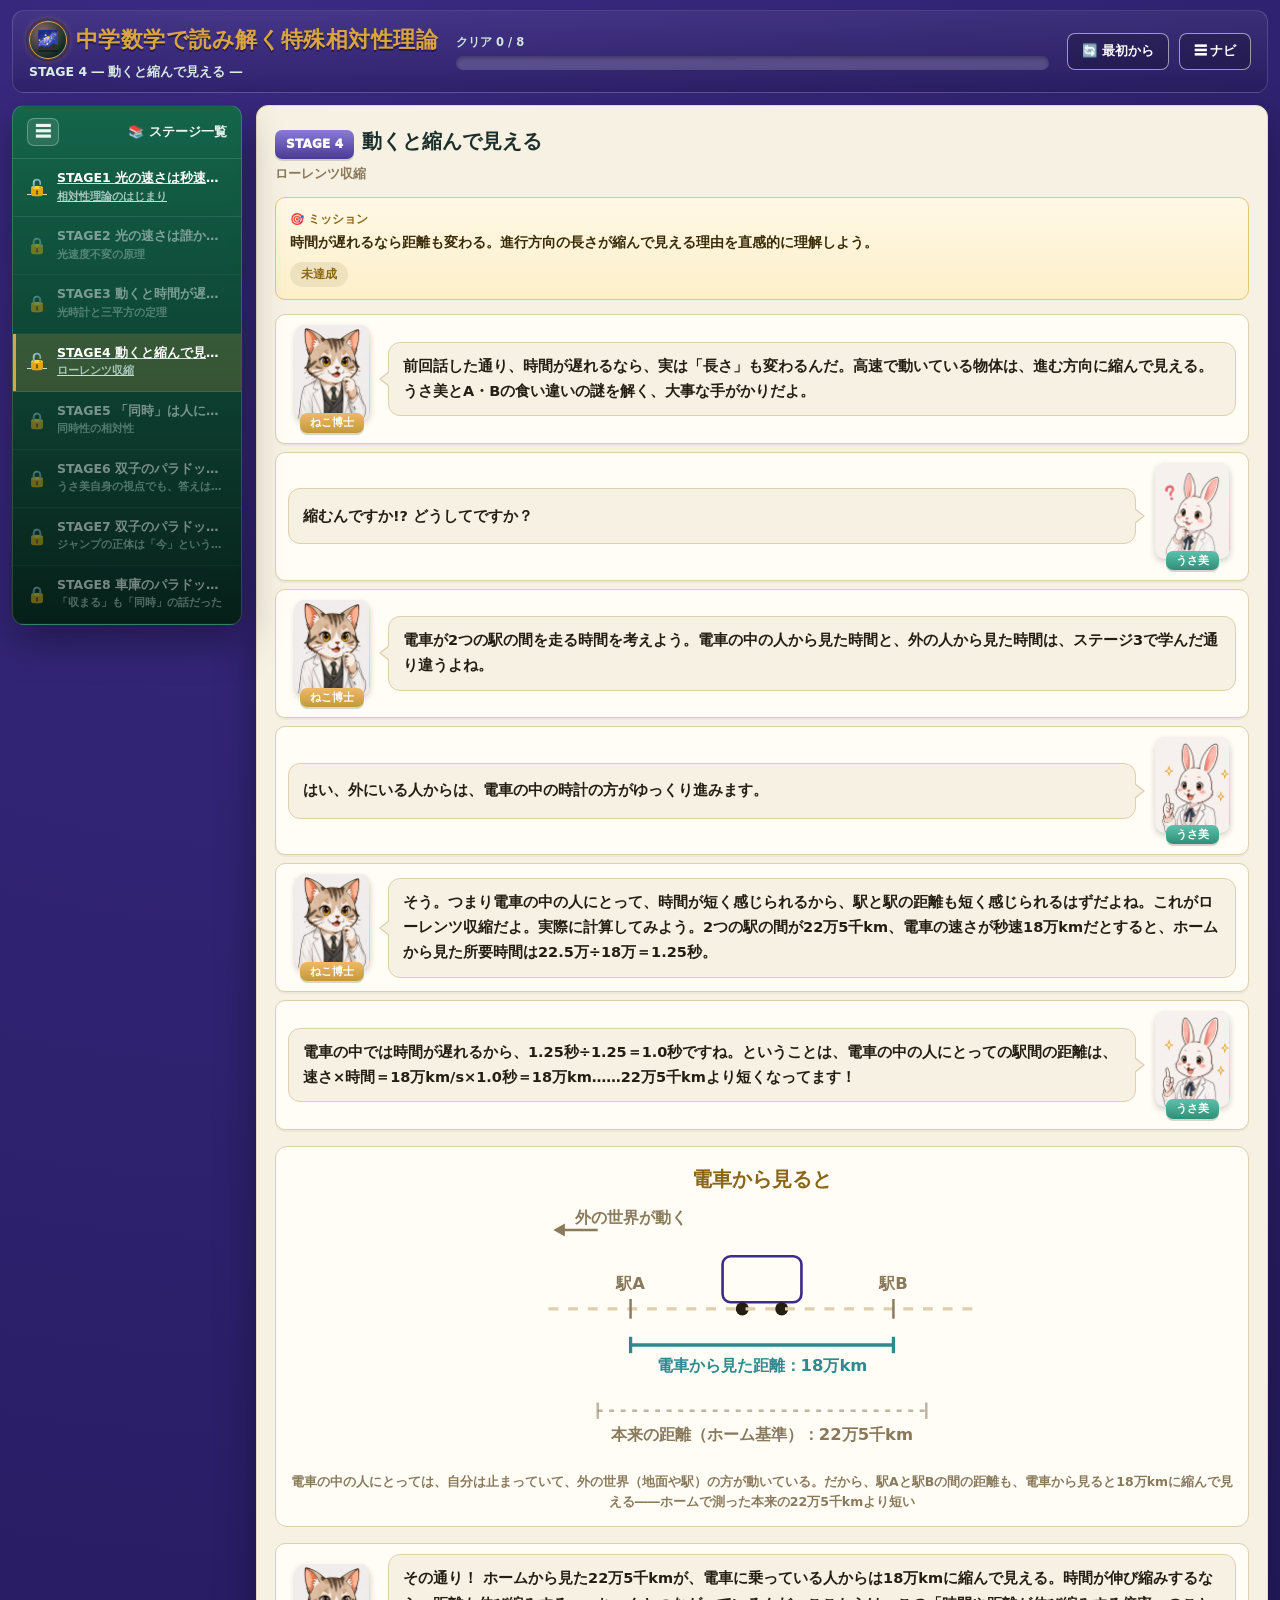
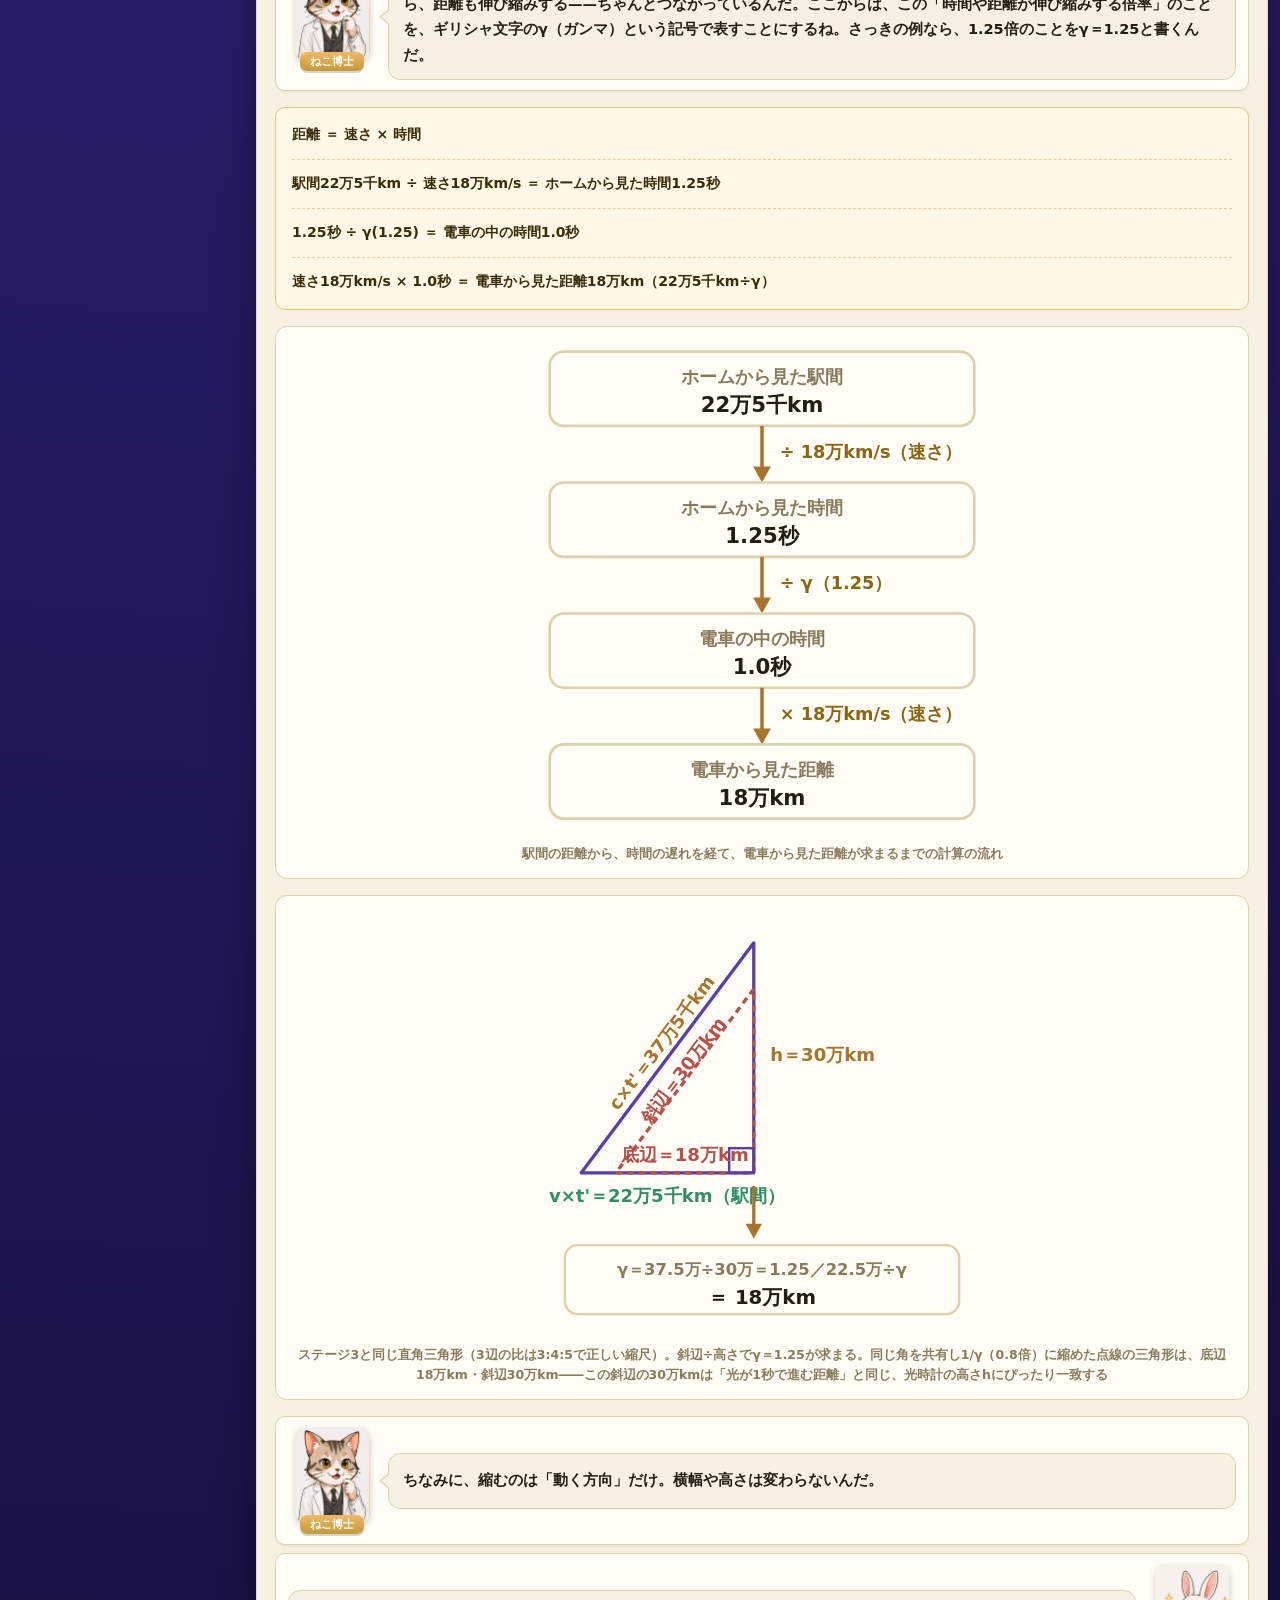
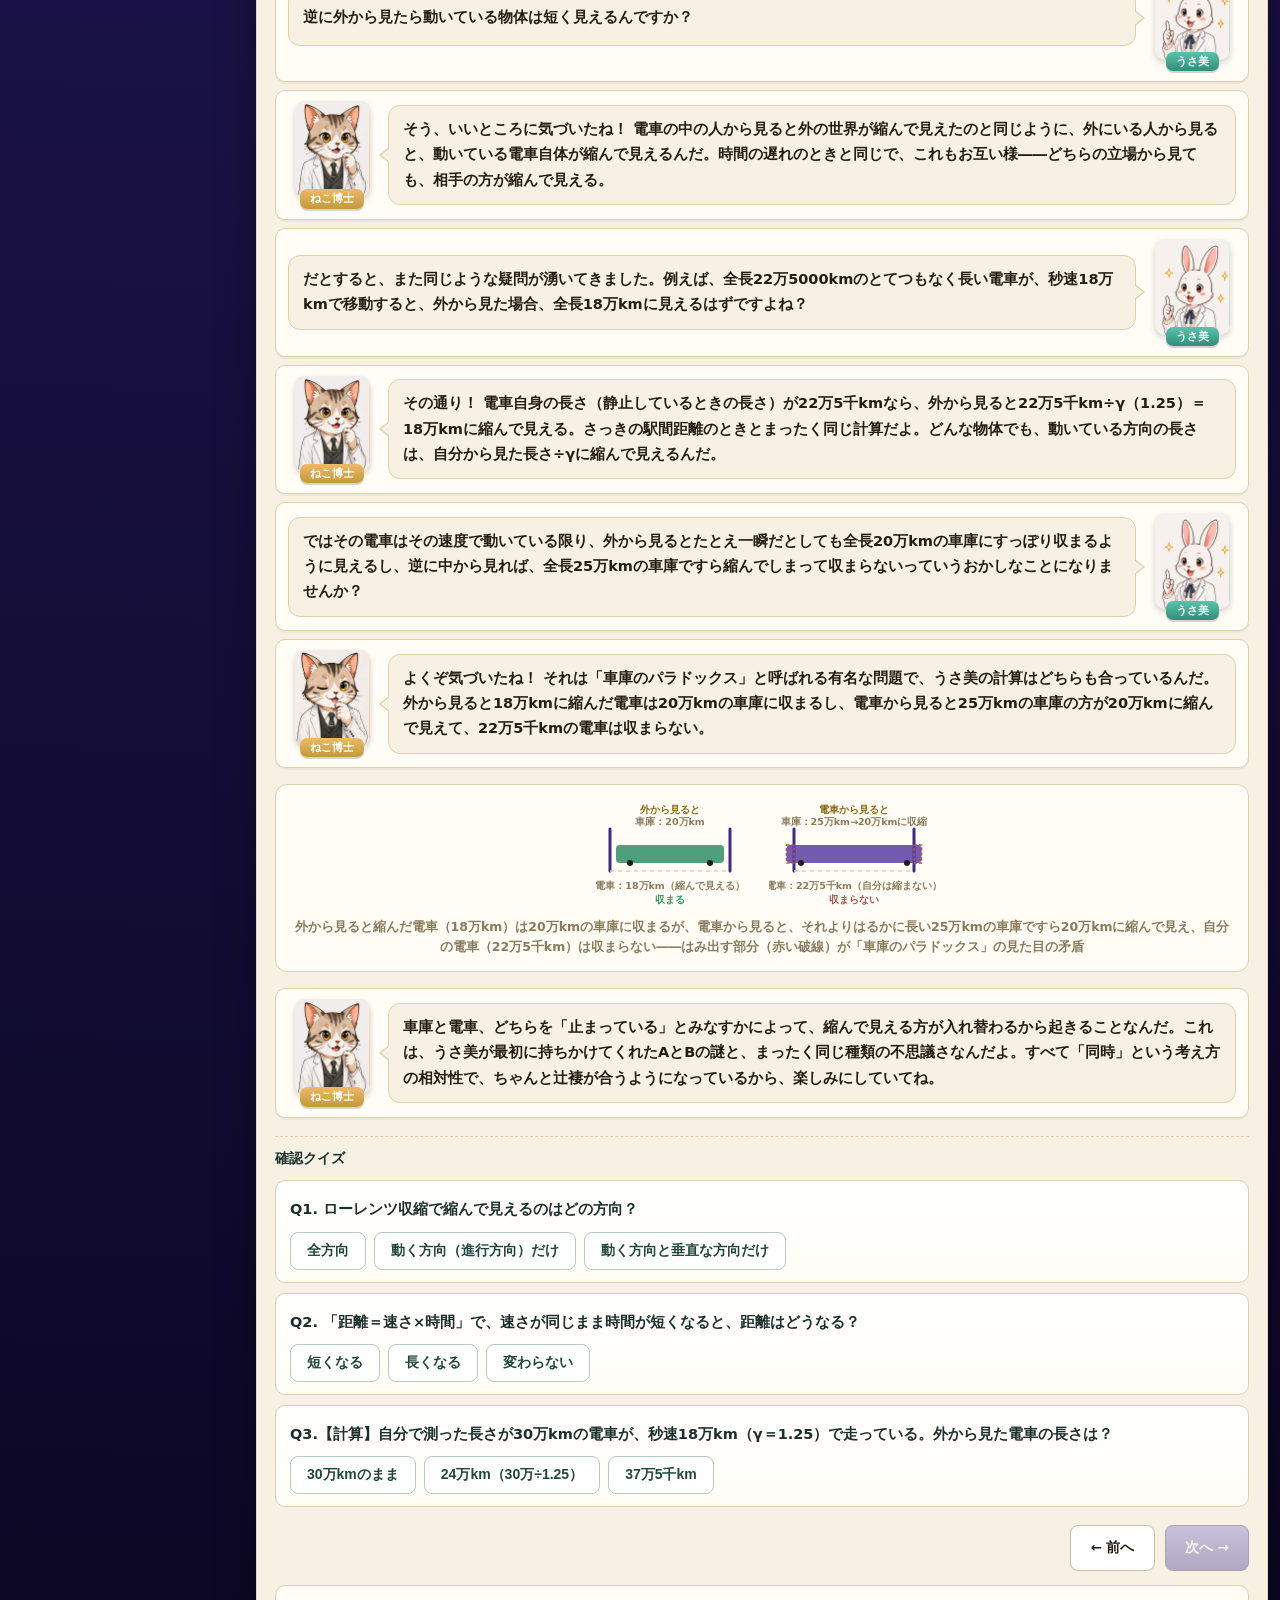
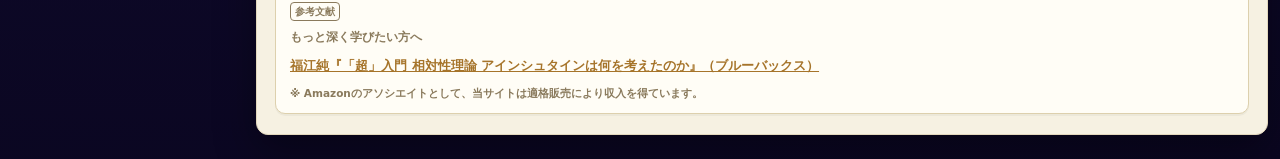
<file: stage4.html>
<!DOCTYPE html>
<html lang="ja">
<head>
<meta charset="UTF-8">
<meta name="viewport" content="width=device-width, initial-scale=1.0">
<meta name="theme-color" content="#241a5e">
<!-- Google tag (gtag.js) -->
<script async src="https://www.googletagmanager.com/gtag/js?id=G-9RTQCP2HXM"></script>
<script>
  window.dataLayer = window.dataLayer || [];
  function gtag(){dataLayer.push(arguments);}
  gtag('js', new Date());
  gtag('config', 'G-9RTQCP2HXM');
</script>
<title>STAGE4 動くと縮んで見える ― 中学数学で読み解く特殊相対性理論</title>
<meta name="description" content="時間が遅れるなら長さも縮む。ローレンツ収縮と車庫のパラドックスを、γ（ガンマ）を使った具体的な計算で理解するステージ。">
<link rel="canonical" href="https://special-relativity.habatakijuku.com/stage4">
<meta property="og:type" content="article">
<meta property="og:site_name" content="中学数学で読み解く特殊相対性理論">
<meta property="og:locale" content="ja_JP">
<meta property="og:title" content="STAGE4 動くと縮んで見える ― 中学数学で読み解く特殊相対性理論">
<meta property="og:description" content="ローレンツ収縮と車庫のパラドックスを、具体的な計算で理解するステージ。">
<meta property="og:url" content="https://special-relativity.habatakijuku.com/stage4">
<meta property="og:image" content="https://special-relativity.habatakijuku.com/images/ogp.png">
<meta name="twitter:card" content="summary_large_image">
<link rel="icon" type="image/png" href="images/favicon.png">
<link rel="stylesheet" href="design-system.css">
<style>
  @keyframes shrink-ground-scroll{to{stroke-dashoffset:12}}

  .tview-svg{display:block;max-width:min(100%,300px);width:100%;height:auto;margin:auto}
  .tview-svg .tv-title{fill:#8a6614;font-size:12px;font-weight:800;text-anchor:middle}
  .tview-svg .tv-train{fill:var(--paper2);stroke:var(--felt);stroke-width:1.6}
  .tview-svg .tv-wheel{fill:var(--ink)}
  .tview-svg .tv-ground{stroke:var(--line);stroke-width:2;stroke-dasharray:6 6;animation:shrink-ground-scroll .5s linear infinite}
  .tview-svg .tv-tick{stroke:var(--muted);stroke-width:1.5}
  .tview-svg .tv-station-label{fill:var(--muted);font-size:10px;font-weight:700;text-anchor:middle}
  .tview-svg .tv-bracket{stroke:#2f8a8f;stroke-width:2}
  .tview-svg .tv-bracket-tick{stroke:#2f8a8f;stroke-width:2}
  .tview-svg .tv-bracket-label{fill:#2f8a8f;font-size:10px;font-weight:800;text-anchor:middle}
  .tview-svg .tv-bracket-faint{stroke:var(--muted);stroke-width:1.5;stroke-dasharray:3 4;opacity:.55}
  .tview-svg .tv-bracket-faint-tick{stroke:var(--muted);stroke-width:1.5;opacity:.55}
  .tview-svg .tv-bracket-faint-label{fill:var(--muted);font-size:10px;font-weight:700;text-anchor:middle}
  .tview-svg .tv-arrow{stroke:var(--muted);stroke-width:1.5}
  .tview-svg .tv-arrowhead{fill:var(--muted)}
  .tview-svg .tv-arrow-label{fill:var(--muted);font-size:10px;font-weight:700;text-anchor:middle}
  @media (prefers-reduced-motion:reduce){.tview-svg .tv-ground{animation:none}}

  .calc-flow-svg{display:block;max-width:min(100%,280px);width:100%;height:auto;margin:auto}
  .calc-flow-svg .cf-box,.pyth-svg .cf-box{fill:var(--paper2);stroke:var(--line);stroke-width:1.5}
  .calc-flow-svg .cf-label,.pyth-svg .cf-label{fill:var(--muted);font-size:10px;font-weight:700;text-anchor:middle}
  .calc-flow-svg .cf-value,.pyth-svg .cf-value{fill:var(--ink);font-size:12px;font-weight:800;text-anchor:middle}
  .calc-flow-svg .cf-arrow,.pyth-svg .cf-arrow{stroke:var(--gold-dark);stroke-width:2;fill:none}
  .calc-flow-svg .cf-arrow-head,.pyth-svg .cf-arrow-head{fill:var(--gold-dark)}
  .calc-flow-svg .cf-op,.pyth-svg .cf-op{fill:#8a6614;font-size:10px;font-weight:800}

  .pyth-svg{display:block;max-width:min(100%,280px);width:100%;height:auto;margin:auto}
  .pyth-svg .pt-triangle{fill:none;stroke:#5b3fa6;stroke-width:2;stroke-linejoin:round}
  .pyth-svg .pt-triangle-inner{fill:none;stroke:#b5504a;stroke-width:2;stroke-dasharray:4 3;stroke-linejoin:round}
  .pyth-svg .pt-right-angle{fill:none;stroke:#5b3fa6;stroke-width:1.5}
  .pyth-svg .pt-label{font-size:11px;font-weight:800}

  .garage-compare{display:flex;align-items:flex-start;justify-content:center;gap:14px;flex-wrap:wrap;margin-bottom:6px}
  .garage-compare .garage-svg{flex:0 1 170px;min-width:0;width:100%;max-width:180px;height:auto}
  .garage-svg .gp-title{fill:#8a6614;font-size:10px;font-weight:800;text-anchor:middle}
  .garage-svg .gp-wall{stroke:var(--felt);stroke-width:3;stroke-linecap:round}
  .garage-svg .gp-floor{stroke:var(--line);stroke-width:1.5;stroke-dasharray:4 4}
  .garage-svg .gp-train-ok{fill:#2f8f65;opacity:.85}
  .garage-svg .gp-train-warn{fill:#5b3fa6;opacity:.85}
  .garage-svg .gp-overflow{fill:none;stroke:#b5504a;stroke-width:1.5;stroke-dasharray:3 2}
  .garage-svg .gp-wheel{fill:var(--ink)}
  .garage-svg .gp-label{fill:var(--muted);font-size:9.5px;font-weight:700;text-anchor:middle}
  .garage-svg .gp-result-ok{fill:var(--ok);font-size:10px;font-weight:800;text-anchor:middle}
  .garage-svg .gp-result-warn{fill:#b5504a;font-size:10px;font-weight:800;text-anchor:middle}
</style>
</head>
<body>
<div class="app-shell side-collapsed" id="app-shell">
  <header class="game-header">
    <div class="brand">
      <div class="brand-title"><a class="head-reset home-badge" href="index.html" title="トップへ" aria-label="トップへ">🌌</a> <span>中学数学で読み解く特殊相対性理論</span></div>
      <div class="brand-sub">STAGE 4 ― 動くと縮んで見える ―</div>
    </div>
    <div class="head-progress-wrap">
      <div class="head-progress-label" id="progress-label">クリア 0 / 8</div>
      <div class="head-progress" role="progressbar" aria-label="クリア済みステージ数" aria-valuemin="0" aria-valuemax="8" aria-valuenow="0"><div class="head-progress-fill" id="progress-fill" style="width:0%"></div></div>
    </div>
    <div class="header-actions">
      <button class="head-reset" id="btn-reset-all">🔄 最初から</button>
      <button class="head-reset" id="head-nav-toggle" title="ステージ一覧の表示切替">☰ ナビ</button>
    </div>
  </header>

  <div class="game-layout">
    <div class="side-backdrop" id="side-backdrop"></div>
    <aside class="side-panel">
      <div class="side-head">
        <button class="side-toggle" id="sidebar-toggle" title="ステージ一覧の表示切替" aria-label="ステージ一覧の表示切替">☰</button>
        <span class="side-head-text">📚 ステージ一覧</span>
      </div>
      <div class="side-list" id="side-list"></div>
    </aside>

    <main class="main-area">
      <div class="chapter-head">
        <span class="chapter-badge">STAGE 4</span><span class="chapter-title">動くと縮んで見える</span>
        <div class="chapter-sub">ローレンツ収縮</div>
      </div>

      <div class="mission-box">
        <div class="mission-label">🎯 ミッション</div>
        <div class="mission-text">時間が遅れるなら距離も変わる。進行方向の長さが縮んで見える理由を直感的に理解しよう。</div>
        <span class="mission-status" id="mission-status">未達成</span>
      </div>

      <div class="dialogue-scene">
        <div class="dialog-row">
          <div class="dialog-character">
            <div class="dialog-avatar mentor"><img src="images/cat.webp" width="300" height="386" alt=""></div>
            <div class="dialog-name mentor">ねこ博士</div>
          </div>
          <div class="dialog-bubble">前回話した通り、時間が遅れるなら、実は「長さ」も変わるんだ。高速で動いている物体は、進む方向に縮んで見える。うさ美とA・Bの食い違いの謎を解く、大事な手がかりだよ。</div>
        </div>
        <div class="dialog-row right">
          <div class="dialog-character">
            <div class="dialog-avatar student"><img src="images/rabbitThink.webp" width="300" height="386" alt=""></div>
            <div class="dialog-name student">うさ美</div>
          </div>
          <div class="dialog-bubble">縮むんですか!? どうしてですか？</div>
        </div>
        <div class="dialog-row">
          <div class="dialog-character">
            <div class="dialog-avatar mentor"><img src="images/cat.webp" width="300" height="386" alt=""></div>
            <div class="dialog-name mentor">ねこ博士</div>
          </div>
          <div class="dialog-bubble">電車が2つの駅の間を走る時間を考えよう。電車の中の人から見た時間と、外の人から見た時間は、ステージ3で学んだ通り違うよね。</div>
        </div>
        <div class="dialog-row right">
          <div class="dialog-character">
            <div class="dialog-avatar student"><img src="images/rabbit.webp" width="300" height="386" alt=""></div>
            <div class="dialog-name student">うさ美</div>
          </div>
          <div class="dialog-bubble">はい、外にいる人からは、電車の中の時計の方がゆっくり進みます。</div>
        </div>
        <div class="dialog-row">
          <div class="dialog-character">
            <div class="dialog-avatar mentor"><img src="images/cat.webp" width="300" height="386" alt=""></div>
            <div class="dialog-name mentor">ねこ博士</div>
          </div>
          <div class="dialog-bubble">そう。つまり電車の中の人にとって、時間が短く感じられるから、駅と駅の距離も短く感じられるはずだよね。これがローレンツ収縮だよ。実際に計算してみよう。2つの駅の間が22万5千km、電車の速さが秒速18万kmだとすると、ホームから見た所要時間は22.5万÷18万＝1.25秒。</div>
        </div>
        <div class="dialog-row right">
          <div class="dialog-character">
            <div class="dialog-avatar student"><img src="images/rabbit.webp" width="300" height="386" alt=""></div>
            <div class="dialog-name student">うさ美</div>
          </div>
          <div class="dialog-bubble">電車の中では時間が遅れるから、1.25秒÷1.25＝1.0秒ですね。ということは、電車の中の人にとっての駅間の距離は、速さ×時間＝18万km/s×1.0秒＝18万km……22万5千kmより短くなってます！</div>
        </div>
      </div>

      <div class="diagram-box">
        <svg class="tview-svg" viewBox="0 0 280 185" role="img" aria-label="電車から見た景色。電車は画面中央で静止していて、外の世界（地面や駅）の方が動いて見える。駅Aと駅Bの間は、電車から見ると18万kmに縮んで見える。ホームで測った本来の距離22万5千kmと比べると短い">
          <text class="tv-title" x="140" y="15" text-anchor="middle">電車から見ると</text>
          <line class="tv-arrow" x1="40" y1="42" x2="15" y2="42"></line>
          <path class="tv-arrowhead" d="M13,42 L20,38 L20,46 Z"></path>
          <text class="tv-arrow-label" x="60" y="38">外の世界が動く</text>
          <rect class="tv-train" x="116" y="58" width="48" height="28" rx="5"></rect>
          <circle class="tv-wheel" cx="128" cy="90" r="4"></circle>
          <circle class="tv-wheel" cx="152" cy="90" r="4"></circle>
          <line class="tv-ground" x1="10" y1="90" x2="270" y2="90"></line>
          <line class="tv-tick" x1="60" y1="84" x2="60" y2="96"></line>
          <text class="tv-station-label" x="60" y="78">駅A</text>
          <line class="tv-tick" x1="220" y1="84" x2="220" y2="96"></line>
          <text class="tv-station-label" x="220" y="78">駅B</text>
          <line class="tv-bracket" x1="60" y1="112" x2="220" y2="112"></line>
          <line class="tv-bracket-tick" x1="60" y1="107" x2="60" y2="117"></line>
          <line class="tv-bracket-tick" x1="220" y1="107" x2="220" y2="117"></line>
          <text class="tv-bracket-label" x="140" y="128">電車から見た距離：18万km</text>
          <line class="tv-bracket-faint" x1="40" y1="152" x2="240" y2="152"></line>
          <line class="tv-bracket-faint-tick" x1="40" y1="147" x2="40" y2="157"></line>
          <line class="tv-bracket-faint-tick" x1="240" y1="147" x2="240" y2="157"></line>
          <text class="tv-bracket-faint-label" x="140" y="170">本来の距離（ホーム基準）：22万5千km</text>
        </svg>
        <div class="diagram-caption">電車の中の人にとっては、自分は止まっていて、外の世界（地面や駅）の方が動いている。だから、駅Aと駅Bの間の距離も、電車から見ると18万kmに縮んで見える――ホームで測った本来の22万5千kmより短い</div>
      </div>

      <div class="dialogue-scene">
        <div class="dialog-row">
          <div class="dialog-character">
            <div class="dialog-avatar mentor"><img src="images/cat.webp" width="300" height="386" alt=""></div>
            <div class="dialog-name mentor">ねこ博士</div>
          </div>
          <div class="dialog-bubble">その通り！ ホームから見た22万5千kmが、電車に乗っている人からは18万kmに縮んで見える。時間が伸び縮みするなら、距離も伸び縮みする——ちゃんとつながっているんだ。ここからは、この「時間や距離が伸び縮みする倍率」のことを、ギリシャ文字のγ（ガンマ）という記号で表すことにするね。さっきの例なら、1.25倍のことをγ＝1.25と書くんだ。</div>
        </div>
      </div>

      <div class="formula-box">
        <span class="step">距離 ＝ 速さ × 時間</span>
        <span class="step">駅間22万5千km ÷ 速さ18万km/s ＝ ホームから見た時間1.25秒</span>
        <span class="step">1.25秒 ÷ γ(1.25) ＝ 電車の中の時間1.0秒</span>
        <span class="step">速さ18万km/s × 1.0秒 ＝ 電車から見た距離18万km（22万5千km÷γ）</span>
      </div>

      <div class="diagram-box">
        <svg class="calc-flow-svg" viewBox="0 0 260 280" role="img" aria-label="駅間22万5千kmから、ホームの時間1.25秒、電車の中の時間1.0秒を経て、電車から見た距離18万kmが求まる計算の流れ">
          <rect class="cf-box" x="10" y="6" width="240" height="42" rx="8"></rect>
          <text class="cf-label" x="130" y="24">ホームから見た駅間</text>
          <text class="cf-value" x="130" y="40">22万5千km</text>

          <line class="cf-arrow" x1="130" y1="48" x2="130" y2="76"></line>
          <path class="cf-arrow-head" d="M130,80 L125,71 L135,71 Z"></path>
          <text class="cf-op" x="140" y="66">÷ 18万km/s（速さ）</text>

          <rect class="cf-box" x="10" y="80" width="240" height="42" rx="8"></rect>
          <text class="cf-label" x="130" y="98">ホームから見た時間</text>
          <text class="cf-value" x="130" y="114">1.25秒</text>

          <line class="cf-arrow" x1="130" y1="122" x2="130" y2="150"></line>
          <path class="cf-arrow-head" d="M130,154 L125,145 L135,145 Z"></path>
          <text class="cf-op" x="140" y="140">÷ γ（1.25）</text>

          <rect class="cf-box" x="10" y="154" width="240" height="42" rx="8"></rect>
          <text class="cf-label" x="130" y="172">電車の中の時間</text>
          <text class="cf-value" x="130" y="188">1.0秒</text>

          <line class="cf-arrow" x1="130" y1="196" x2="130" y2="224"></line>
          <path class="cf-arrow-head" d="M130,228 L125,219 L135,219 Z"></path>
          <text class="cf-op" x="140" y="214">× 18万km/s（速さ）</text>

          <rect class="cf-box" x="10" y="228" width="240" height="42" rx="8"></rect>
          <text class="cf-label" x="130" y="246">電車から見た距離</text>
          <text class="cf-value" x="130" y="262">18万km</text>
        </svg>
        <div class="diagram-caption">駅間の距離から、時間の遅れを経て、電車から見た距離が求まるまでの計算の流れ</div>
      </div>

      <div class="diagram-box">
        <svg class="pyth-svg" viewBox="0 0 280 260" role="img" aria-label="高さ30万km、底辺22万5千km、斜辺37万5千kmの直角三角形（辺の長さの比は正しく3:4:5）。同じ角を共有する相似な小さい三角形は、底辺18万km・斜辺30万kmで、これが電車から見た距離になる">
          <polygon class="pt-triangle" points="30,160 135,160 135,20"></polygon>
          <polygon class="pt-triangle-inner" points="51,160 135,160 135,48"></polygon>
          <rect class="pt-right-angle" x="120" y="145" width="15" height="15"></rect>
          <text class="pt-label" x="145" y="92" fill="var(--gold-dark)">h＝30万km</text>
          <text class="pt-label" x="82" y="178" text-anchor="middle" fill="#2f8f65">v×t'＝22万5千km（駅間）</text>
          <text class="pt-label" x="82" y="83" text-anchor="middle" fill="var(--gold-dark)" transform="rotate(-53 82,83)">c×t'＝37万5千km</text>
          <text class="pt-label" x="93" y="153" text-anchor="middle" fill="#b5504a" font-size="10">底辺＝18万km</text>
          <text class="pt-label" x="95" y="100" text-anchor="middle" fill="#b5504a" font-size="10" transform="rotate(-53 95,100)">斜辺＝30万km</text>
          <line class="cf-arrow" x1="135" y1="168" x2="135" y2="196"></line>
          <path class="cf-arrow-head" d="M135,200 L130,191 L140,191 Z"></path>
          <rect class="cf-box" x="20" y="204" width="240" height="42" rx="8"></rect>
          <text class="cf-label" x="140" y="222">γ＝37.5万÷30万＝1.25／22.5万÷γ</text>
          <text class="cf-value" x="140" y="240">＝ 18万km</text>
        </svg>
        <div class="diagram-caption">ステージ3と同じ直角三角形（3辺の比は3:4:5で正しい縮尺）。斜辺÷高さでγ＝1.25が求まる。同じ角を共有し1/γ（0.8倍）に縮めた点線の三角形は、底辺18万km・斜辺30万km――この斜辺の30万kmは「光が1秒で進む距離」と同じ、光時計の高さhにぴったり一致する</div>
      </div>

      <div class="dialogue-scene">
        <div class="dialog-row">
          <div class="dialog-character">
            <div class="dialog-avatar mentor"><img src="images/cat.webp" width="300" height="386" alt=""></div>
            <div class="dialog-name mentor">ねこ博士</div>
          </div>
          <div class="dialog-bubble">ちなみに、縮むのは「動く方向」だけ。横幅や高さは変わらないんだ。</div>
        </div>
        <div class="dialog-row right">
          <div class="dialog-character">
            <div class="dialog-avatar student"><img src="images/rabbit.webp" width="300" height="386" alt=""></div>
            <div class="dialog-name student">うさ美</div>
          </div>
          <div class="dialog-bubble">逆に外から見たら動いている物体は短く見えるんですか？</div>
        </div>
        <div class="dialog-row">
          <div class="dialog-character">
            <div class="dialog-avatar mentor"><img src="images/cat.webp" width="300" height="386" alt=""></div>
            <div class="dialog-name mentor">ねこ博士</div>
          </div>
          <div class="dialog-bubble">そう、いいところに気づいたね！ 電車の中の人から見ると外の世界が縮んで見えたのと同じように、外にいる人から見ると、動いている電車自体が縮んで見えるんだ。時間の遅れのときと同じで、これもお互い様――どちらの立場から見ても、相手の方が縮んで見える。</div>
        </div>
        <div class="dialog-row right">
          <div class="dialog-character">
            <div class="dialog-avatar student"><img src="images/rabbit.webp" width="300" height="386" alt=""></div>
            <div class="dialog-name student">うさ美</div>
          </div>
          <div class="dialog-bubble">だとすると、また同じような疑問が湧いてきました。例えば、全長22万5000kmのとてつもなく長い電車が、秒速18万kmで移動すると、外から見た場合、全長18万kmに見えるはずですよね？</div>
        </div>
        <div class="dialog-row">
          <div class="dialog-character">
            <div class="dialog-avatar mentor"><img src="images/cat.webp" width="300" height="386" alt=""></div>
            <div class="dialog-name mentor">ねこ博士</div>
          </div>
          <div class="dialog-bubble">その通り！ 電車自身の長さ（静止しているときの長さ）が22万5千kmなら、外から見ると22万5千km÷γ（1.25）＝18万kmに縮んで見える。さっきの駅間距離のときとまったく同じ計算だよ。どんな物体でも、動いている方向の長さは、自分から見た長さ÷γに縮んで見えるんだ。</div>
        </div>
        <div class="dialog-row right">
          <div class="dialog-character">
            <div class="dialog-avatar student"><img src="images/rabbit.webp" width="300" height="386" alt=""></div>
            <div class="dialog-name student">うさ美</div>
          </div>
          <div class="dialog-bubble">ではその電車はその速度で動いている限り、外から見るとたとえ一瞬だとしても全長20万kmの車庫にすっぽり収まるように見えるし、逆に中から見れば、全長25万kmの車庫ですら縮んでしまって収まらないっていうおかしなことになりませんか？</div>
        </div>
        <div class="dialog-row">
          <div class="dialog-character">
            <div class="dialog-avatar mentor"><img src="images/catThink.webp" width="300" height="386" alt=""></div>
            <div class="dialog-name mentor">ねこ博士</div>
          </div>
          <div class="dialog-bubble">よくぞ気づいたね！ それは「車庫のパラドックス」と呼ばれる有名な問題で、うさ美の計算はどちらも合っているんだ。外から見ると18万kmに縮んだ電車は20万kmの車庫に収まるし、電車から見ると25万kmの車庫の方が20万kmに縮んで見えて、22万5千kmの電車は収まらない。</div>
        </div>
      </div>

      <div class="diagram-box">
        <div class="garage-compare">
          <svg class="garage-svg" viewBox="0 0 170 110" role="img" aria-label="外から見ると、20万kmの車庫に18万kmに縮んだ電車がすっぽり収まる">
            <text class="gp-title" x="85" y="14">外から見ると</text>
            <line class="gp-wall" x1="25" y1="30" x2="25" y2="72"></line>
            <line class="gp-wall" x1="145" y1="30" x2="145" y2="72"></line>
            <line class="gp-floor" x1="25" y1="72" x2="145" y2="72"></line>
            <text class="gp-label" x="85" y="26">車庫：20万km</text>
            <rect class="gp-train-ok" x="31" y="46" width="108" height="18" rx="4"></rect>
            <circle class="gp-wheel" cx="45" cy="64" r="3"></circle>
            <circle class="gp-wheel" cx="125" cy="64" r="3"></circle>
            <text class="gp-label" x="85" y="90">電車：18万km（縮んで見える）</text>
            <text class="gp-result-ok" x="85" y="104">収まる</text>
          </svg>
          <svg class="garage-svg" viewBox="0 0 170 110" role="img" aria-label="電車から見ると、25万kmの車庫が20万kmに縮んで見え、22万5千kmの電車は収まらない">
            <text class="gp-title" x="85" y="14">電車から見ると</text>
            <line class="gp-wall" x1="25" y1="30" x2="25" y2="72"></line>
            <line class="gp-wall" x1="145" y1="30" x2="145" y2="72"></line>
            <line class="gp-floor" x1="25" y1="72" x2="145" y2="72"></line>
            <text class="gp-label" x="85" y="26">車庫：25万km→20万kmに収縮</text>
            <rect class="gp-train-warn" x="17.5" y="46" width="135" height="18" rx="4"></rect>
            <circle class="gp-wheel" cx="32" cy="64" r="3"></circle>
            <circle class="gp-wheel" cx="138" cy="64" r="3"></circle>
            <rect class="gp-overflow" x="17.5" y="46" width="7.5" height="18"></rect>
            <rect class="gp-overflow" x="145" y="46" width="7.5" height="18"></rect>
            <text class="gp-label" x="85" y="90">電車：22万5千km（自分は縮まない）</text>
            <text class="gp-result-warn" x="85" y="104">収まらない</text>
          </svg>
        </div>
        <div class="diagram-caption">外から見ると縮んだ電車（18万km）は20万kmの車庫に収まるが、電車から見ると、それよりはるかに長い25万kmの車庫ですら20万kmに縮んで見え、自分の電車（22万5千km）は収まらない――はみ出す部分（赤い破線）が「車庫のパラドックス」の見た目の矛盾</div>
      </div>

      <div class="dialogue-scene">
        <div class="dialog-row">
          <div class="dialog-character">
            <div class="dialog-avatar mentor"><img src="images/cat.webp" width="300" height="386" alt=""></div>
            <div class="dialog-name mentor">ねこ博士</div>
          </div>
          <div class="dialog-bubble">車庫と電車、どちらを「止まっている」とみなすかによって、縮んで見える方が入れ替わるから起きることなんだ。これは、うさ美が最初に持ちかけてくれたAとBの謎と、まったく同じ種類の不思議さなんだよ。すべて「同時」という考え方の相対性で、ちゃんと辻褄が合うようになっているから、楽しみにしていてね。</div>
        </div>
      </div>

      <div class="quiz-head">確認クイズ</div>
      <div class="quiz-card" data-quiz>
        <p class="quiz-q">Q1. ローレンツ収縮で縮んで見えるのはどの方向？</p>
        <div class="choice-list">
          <button class="choice-btn">全方向</button>
          <button class="choice-btn">動く方向（進行方向）だけ</button>
          <button class="choice-btn">動く方向と垂直な方向だけ</button>
        </div>
        <div class="quiz-explain" hidden>正解！ 横幅や高さは変わらず、進んでいる方向だけが縮んで見える。</div>
      </div>

      <div class="quiz-card" data-quiz>
        <p class="quiz-q">Q2. 「距離＝速さ×時間」で、速さが同じまま時間が短くなると、距離はどうなる？</p>
        <div class="choice-list">
          <button class="choice-btn">短くなる</button>
          <button class="choice-btn">長くなる</button>
          <button class="choice-btn">変わらない</button>
        </div>
        <div class="quiz-explain" hidden>正解！ 速さが一定なら、時間が短くなった分だけ距離も短くなる。これがローレンツ収縮の考え方だよ。</div>
      </div>

      <div class="quiz-card" data-quiz>
        <p class="quiz-q">Q3.【計算】自分で測った長さが30万kmの電車が、秒速18万km（γ＝1.25）で走っている。外から見た電車の長さは？</p>
        <div class="choice-list">
          <button class="choice-btn">30万kmのまま</button>
          <button class="choice-btn">24万km（30万÷1.25）</button>
          <button class="choice-btn">37万5千km</button>
        </div>
        <div class="quiz-explain" hidden>正解！ 動いている物体の長さは「自分で測った長さ÷γ」。30万km÷1.25＝24万kmに縮んで見える。この電車、次のステージでも登場するよ。</div>
      </div>

      <div class="stage-nav">
        <a class="btn" href="stage3.html">← 前へ</a>
        <button class="btn btn-primary" id="btn-next" disabled>次へ →</button>
      </div>

      <div id="book-recommend"></div>
    </main>
  </div>
</div>

<script src="js/progress.js"></script>
<script>RQ.initStagePage(4);</script>
<script src="https://my.habatakijuku.com/sync.js" defer></script>
</body>
</html>
</file>
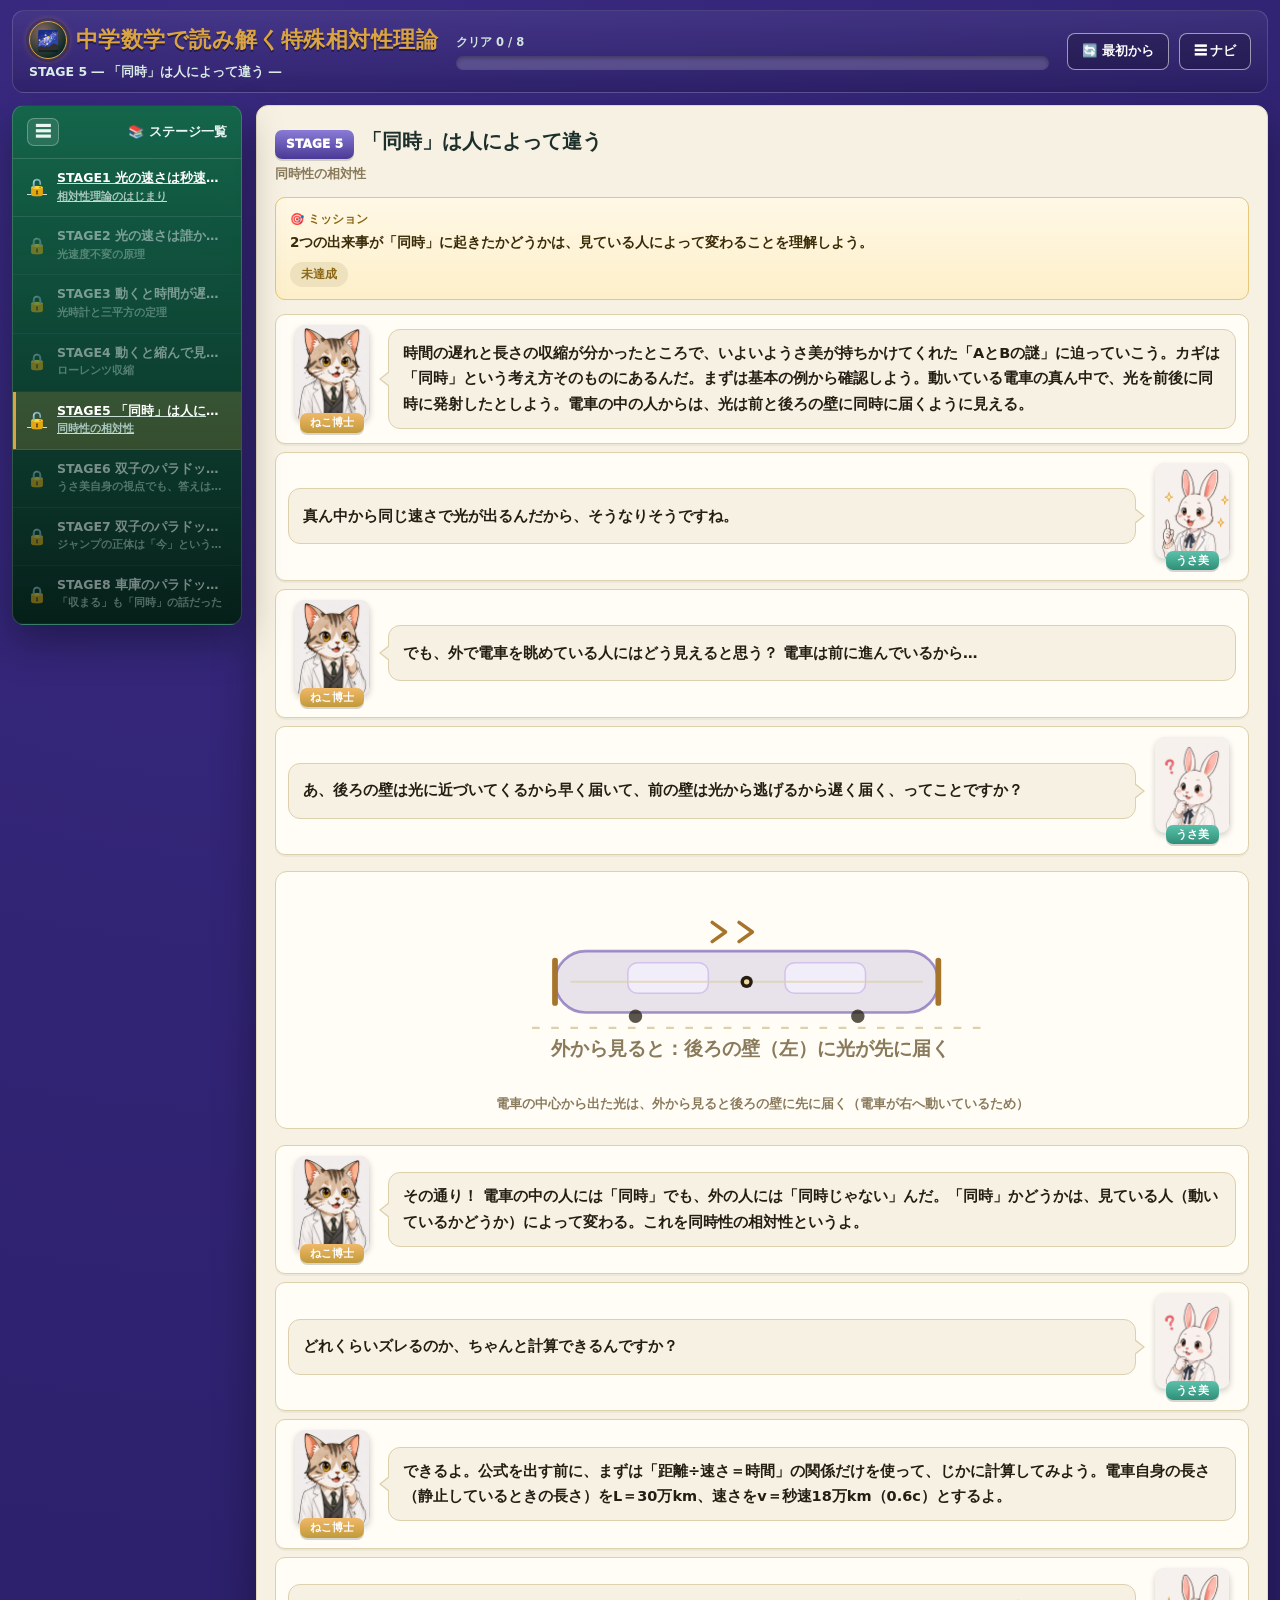
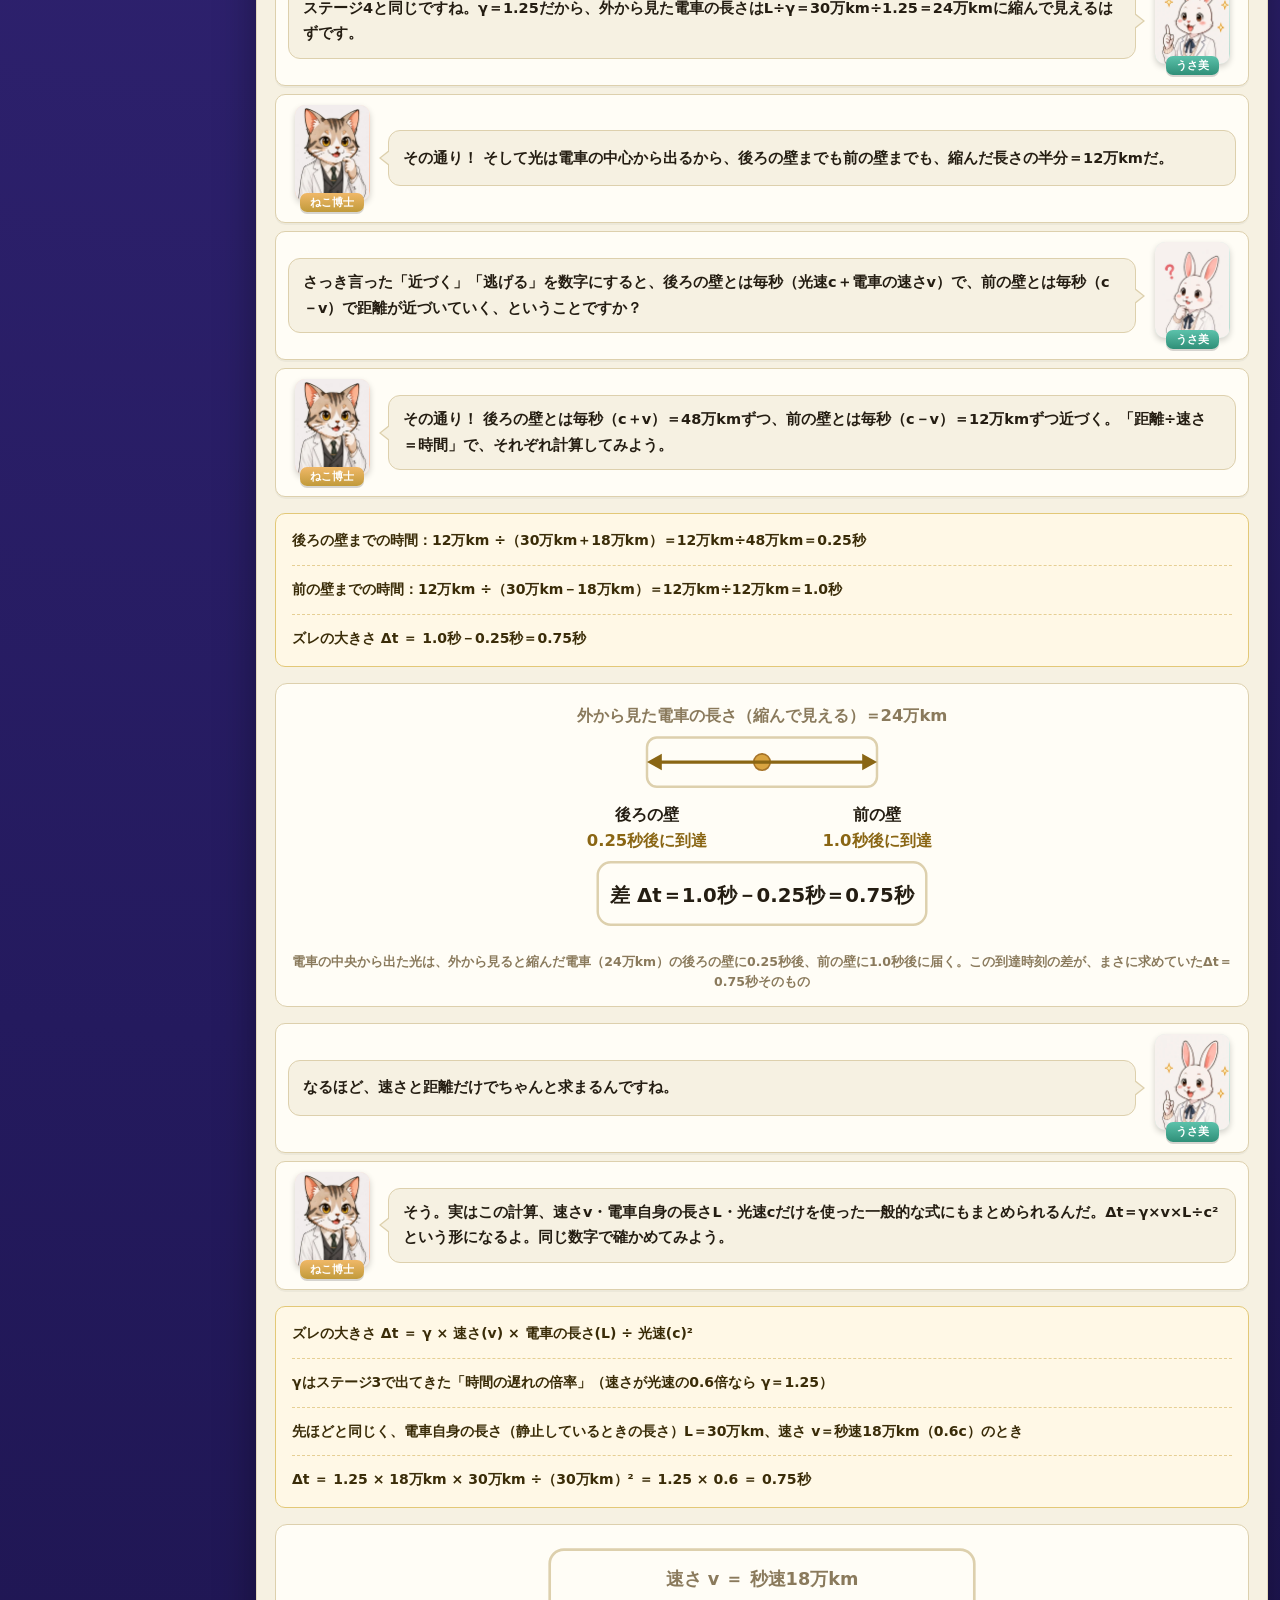
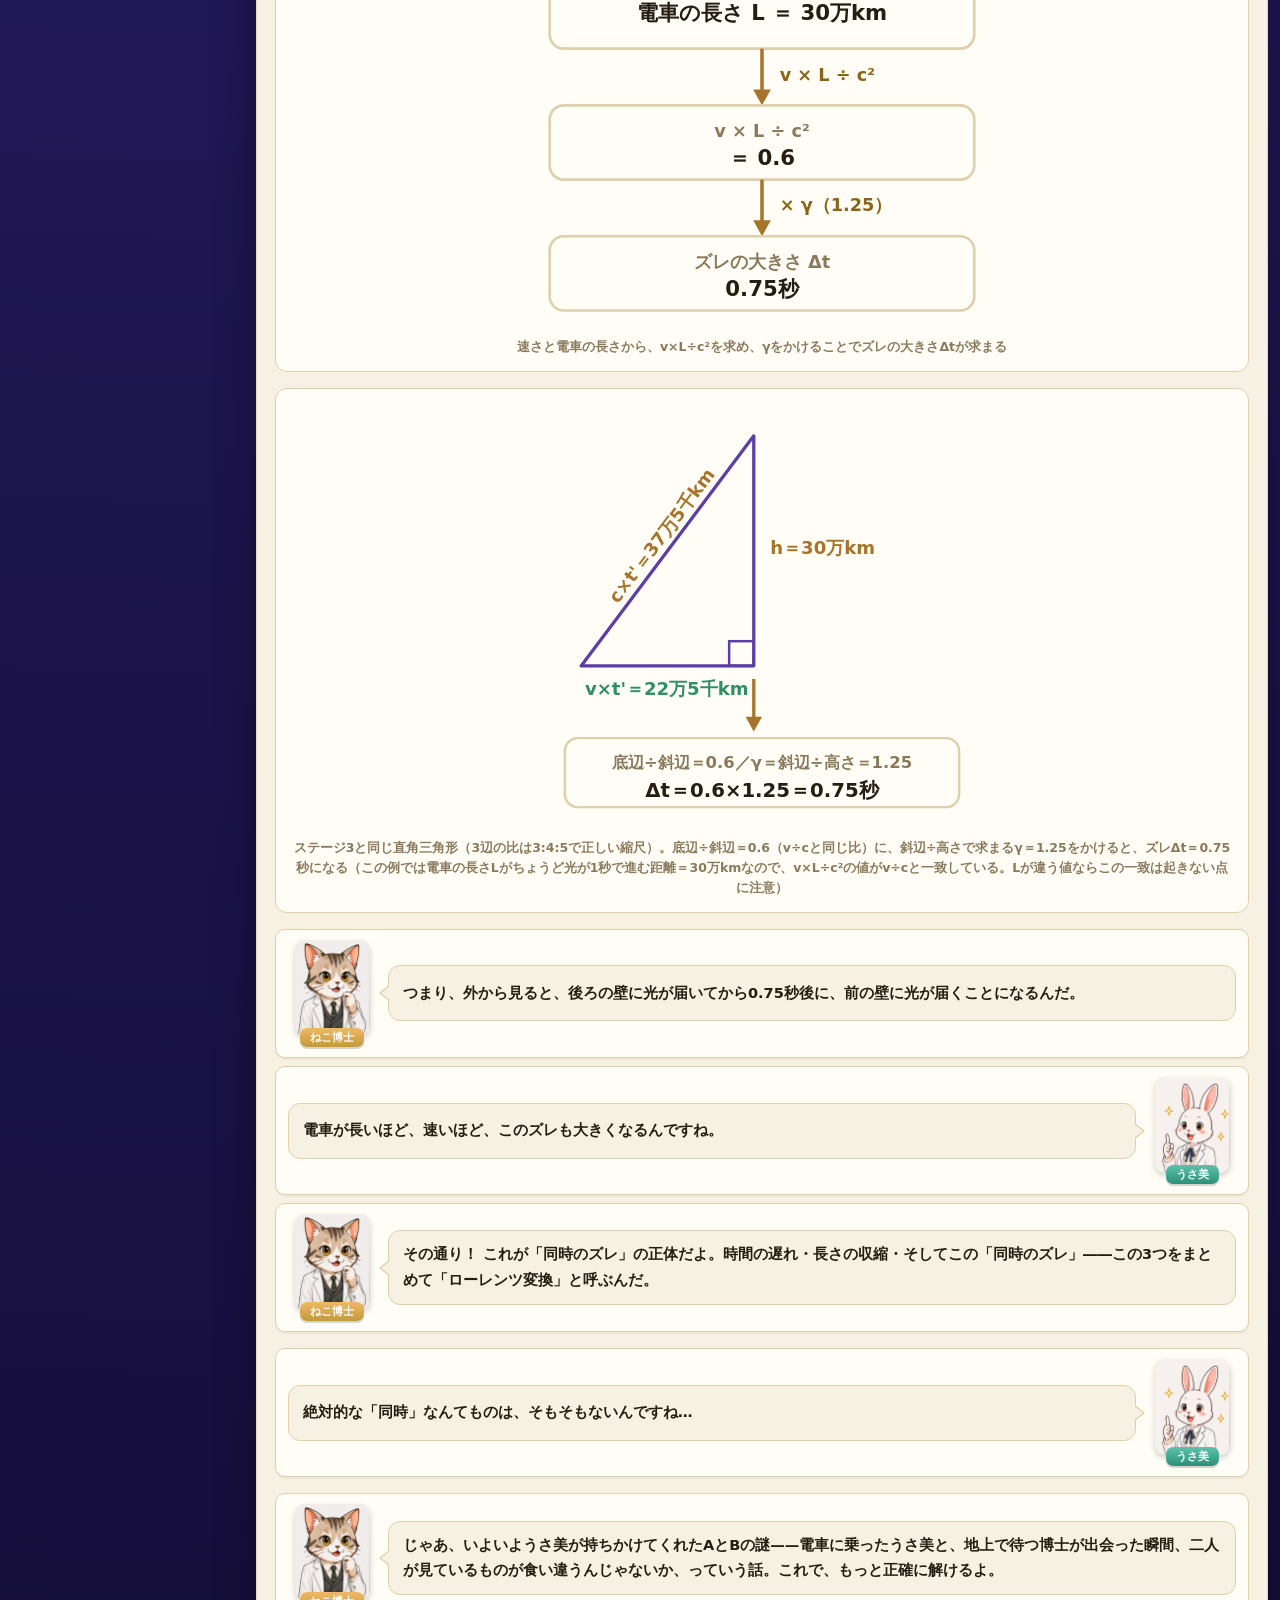
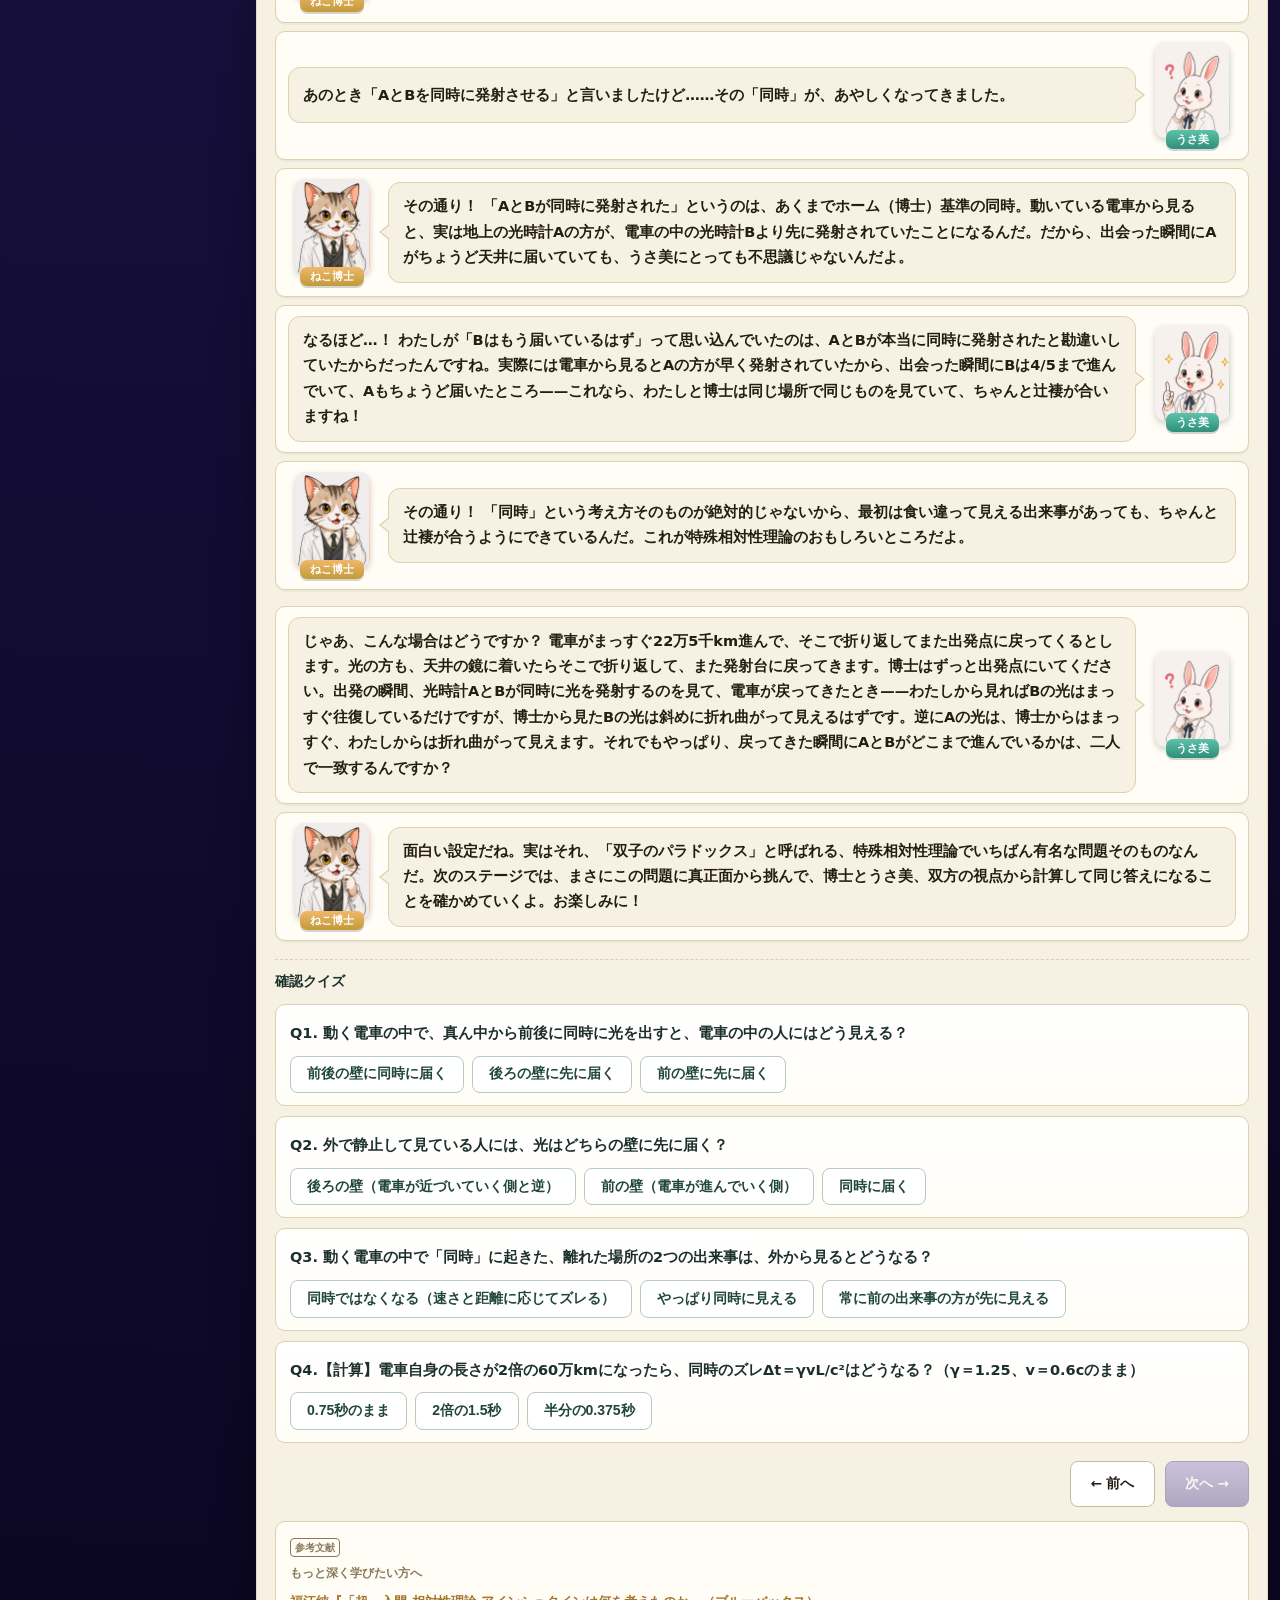
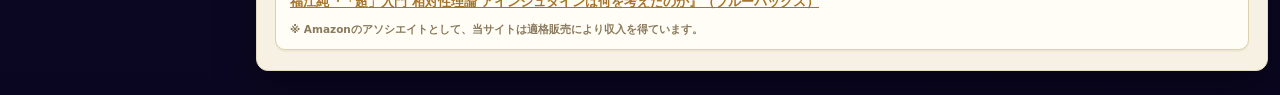
<file: stage5.html>
<!DOCTYPE html>
<html lang="ja">
<head>
<meta charset="UTF-8">
<meta name="viewport" content="width=device-width, initial-scale=1.0">
<meta name="theme-color" content="#241a5e">
<!-- Google tag (gtag.js) -->
<script async src="https://www.googletagmanager.com/gtag/js?id=G-9RTQCP2HXM"></script>
<script>
  window.dataLayer = window.dataLayer || [];
  function gtag(){dataLayer.push(arguments);}
  gtag('js', new Date());
  gtag('config', 'G-9RTQCP2HXM');
</script>
<title>STAGE5 「同時」は人によって違う ― 中学数学で読み解く特殊相対性理論</title>
<meta name="description" content="2つの出来事が「同時」かどうかは見る人によって変わる。同時性の相対性を、距離÷速さのシンプルな計算とΔt＝γvL/c²の式で確かめるステージ。">
<link rel="canonical" href="https://special-relativity.habatakijuku.com/stage5">
<meta property="og:type" content="article">
<meta property="og:site_name" content="中学数学で読み解く特殊相対性理論">
<meta property="og:locale" content="ja_JP">
<meta property="og:title" content="STAGE5 「同時」は人によって違う ― 中学数学で読み解く特殊相対性理論">
<meta property="og:description" content="同時性の相対性を、距離÷速さのシンプルな計算で確かめるステージ。">
<meta property="og:url" content="https://special-relativity.habatakijuku.com/stage5">
<meta property="og:image" content="https://special-relativity.habatakijuku.com/images/ogp.png">
<meta name="twitter:card" content="summary_large_image">
<link rel="icon" type="image/png" href="images/favicon.png">
<link rel="stylesheet" href="design-system.css">
<style>
  .sim-svg .train{fill:#5b3fa6;opacity:.14}
  .sim-svg .train-outline{fill:none;stroke:#5b3fa6;stroke-width:1.4;opacity:.55}
  .sim-svg .window{fill:#f7f3ff;stroke:#cbb7ec;stroke-width:.8;opacity:.72}
  .sim-svg .wheel{fill:#241d12;opacity:.75}
  .sim-svg .wall{stroke:#a6742a;stroke-width:3;stroke-linecap:round}
  .sim-svg .train-frame{animation:sim-train 5.4s linear infinite}
  .sim-svg .track{stroke:#ddd0ad;stroke-width:1.2;stroke-dasharray:4 6;animation:track-flow .9s linear infinite}
  .sim-svg .motion-chevron{fill:none;stroke:#a6742a;stroke-width:1.8;stroke-linecap:round;stroke-linejoin:round;animation:chevron-drift 2s ease-in-out infinite}
  .sim-svg .photon-comet{opacity:0}
  .sim-svg .photon-comet .tail{stroke-width:3.5;stroke-linecap:round}
  .sim-svg .photon-comet .core{fill:#ffe9a8;stroke:#d9a441;stroke-width:1}
  .sim-svg .photon-back{animation:photon-back 5.4s linear infinite}
  .sim-svg .photon-front{animation:photon-front 5.4s linear infinite}
  .sim-svg .emission-ring,.sim-svg .hit-glow{fill:none;stroke:#d9a441;stroke-width:1.5;transform-box:fill-box;transform-origin:center;opacity:0}
  .sim-svg .emission-ring{animation:emission-pulse 5.4s ease-out infinite}
  .sim-svg .hit-back{animation:hit-back 5.4s ease-out infinite}
  .sim-svg .hit-front{animation:hit-front 5.4s ease-out infinite}
  .sim-svg .rear-wall{animation:rear-wall-glow 5.4s ease-out infinite}
  .sim-svg .front-wall{animation:front-wall-glow 5.4s ease-out infinite}
  @keyframes sim-train{
    0%,14%{transform:translateX(0);opacity:1}
    58%,82%{transform:translateX(16px);opacity:1}
    88%{transform:translateX(16px);opacity:0}
    92%{transform:translateX(0);opacity:0}
    100%{transform:translateX(0);opacity:1}
  }
  @keyframes photon-back{
    0%,14%{transform:translateX(0);opacity:0}
    16%{opacity:1}
    47.3%{transform:translateX(-87.9px);opacity:1}
    49%,100%{transform:translateX(-87.9px);opacity:0}
  }
  @keyframes photon-front{
    0%,14%{transform:translateX(0);opacity:0}
    16%{opacity:1}
    58%{transform:translateX(116px);opacity:1}
    60%,100%{transform:translateX(116px);opacity:0}
  }
  @keyframes emission-pulse{0%,13%{opacity:0;transform:scale(.45)}15%{opacity:.85;transform:scale(1)}21%,100%{opacity:0;transform:scale(2)}}
  @keyframes hit-back{0%,46.5%{opacity:0;transform:scale(.55)}47.3%{opacity:.9;transform:scale(1)}51%,100%{opacity:0;transform:scale(1.7)}}
  @keyframes hit-front{0%,57.2%{opacity:0;transform:scale(.55)}58%{opacity:.9;transform:scale(1)}62%,100%{opacity:0;transform:scale(1.7)}}
  @keyframes rear-wall-glow{0%,46.5%{stroke:#a6742a}47.3%,57%{stroke:#ffe9a8}64%,100%{stroke:#a6742a}}
  @keyframes front-wall-glow{0%,57.2%{stroke:#a6742a}58%,68%{stroke:#ffe9a8}75%,100%{stroke:#a6742a}}
  @keyframes track-flow{to{stroke-dashoffset:20}}
  @keyframes chevron-drift{0%,100%{transform:translateX(0);opacity:.25}50%{transform:translateX(10px);opacity:.75}}
  @media (prefers-reduced-motion:reduce){
    .sim-svg .train-frame,.sim-svg .track,.sim-svg .motion-chevron,.sim-svg .photon-comet,.sim-svg .emission-ring,.sim-svg .hit-glow,.sim-svg .wall{animation:none}
    .sim-svg .train-frame{transform:translateX(16px)}
    .sim-svg .photon-back{transform:translateX(-87.9px);opacity:1}
    .sim-svg .photon-front{transform:translateX(116px);opacity:1}
    .sim-svg .hit-glow{opacity:.65}
  }

  .calc-flow-svg{display:block;max-width:min(100%,280px);width:100%;height:auto;margin:auto}
  .calc-flow-svg .cf-box,.pyth-svg .cf-box{fill:var(--paper2);stroke:var(--line);stroke-width:1.5}
  .calc-flow-svg .cf-label,.pyth-svg .cf-label{fill:var(--muted);font-size:10px;font-weight:700;text-anchor:middle}
  .calc-flow-svg .cf-value,.pyth-svg .cf-value{fill:var(--ink);font-size:12px;font-weight:800;text-anchor:middle}
  .calc-flow-svg .cf-arrow,.pyth-svg .cf-arrow{stroke:var(--gold-dark);stroke-width:2;fill:none}
  .calc-flow-svg .cf-arrow-head,.pyth-svg .cf-arrow-head{fill:var(--gold-dark)}
  .calc-flow-svg .cf-op,.pyth-svg .cf-op{fill:#8a6614;font-size:10px;font-weight:800}

  .pyth-svg{display:block;max-width:min(100%,280px);width:100%;height:auto;margin:auto}
  .pyth-svg .pt-triangle{fill:none;stroke:#5b3fa6;stroke-width:2;stroke-linejoin:round}
  .pyth-svg .pt-right-angle{fill:none;stroke:#5b3fa6;stroke-width:1.5}
  .pyth-svg .pt-label{font-size:11px;font-weight:800}

  .lamp-calc-svg{display:block;max-width:min(100%,280px);width:100%;height:auto;margin:auto}
  .lamp-calc-svg .lc-train{fill:var(--paper2);stroke:var(--line);stroke-width:1.5}
  .lamp-calc-svg .lc-emit{fill:var(--gold);stroke:var(--gold-dark);stroke-width:1}
  .lamp-calc-svg .lc-arrow{stroke:#8a6614;stroke-width:2}
  .lamp-calc-svg .lc-arrow-head{fill:#8a6614}
  .lamp-calc-svg .lc-label{fill:var(--muted);font-size:10px;font-weight:700;text-anchor:middle}
  .lamp-calc-svg .lc-time{fill:var(--ink);font-size:10px;font-weight:800;text-anchor:middle}
  .lamp-calc-svg .lc-time-value{fill:#8a6614;font-size:10px;font-weight:800;text-anchor:middle}
  .lamp-calc-svg .cf-box{fill:var(--paper2);stroke:var(--line);stroke-width:1.5}
  .lamp-calc-svg .cf-value{fill:var(--ink);font-size:12px;font-weight:800;text-anchor:middle}
</style>
</head>
<body>
<div class="app-shell side-collapsed" id="app-shell">
  <header class="game-header">
    <div class="brand">
      <div class="brand-title"><a class="head-reset home-badge" href="index.html" title="トップへ" aria-label="トップへ">🌌</a> <span>中学数学で読み解く特殊相対性理論</span></div>
      <div class="brand-sub">STAGE 5 ― 「同時」は人によって違う ―</div>
    </div>
    <div class="head-progress-wrap">
      <div class="head-progress-label" id="progress-label">クリア 0 / 8</div>
      <div class="head-progress" role="progressbar" aria-label="クリア済みステージ数" aria-valuemin="0" aria-valuemax="8" aria-valuenow="0"><div class="head-progress-fill" id="progress-fill" style="width:0%"></div></div>
    </div>
    <div class="header-actions">
      <button class="head-reset" id="btn-reset-all">🔄 最初から</button>
      <button class="head-reset" id="head-nav-toggle" title="ステージ一覧の表示切替">☰ ナビ</button>
    </div>
  </header>

  <div class="game-layout">
    <div class="side-backdrop" id="side-backdrop"></div>
    <aside class="side-panel">
      <div class="side-head">
        <button class="side-toggle" id="sidebar-toggle" title="ステージ一覧の表示切替" aria-label="ステージ一覧の表示切替">☰</button>
        <span class="side-head-text">📚 ステージ一覧</span>
      </div>
      <div class="side-list" id="side-list"></div>
    </aside>

    <main class="main-area">
      <div class="chapter-head">
        <span class="chapter-badge">STAGE 5</span><span class="chapter-title">「同時」は人によって違う</span>
        <div class="chapter-sub">同時性の相対性</div>
      </div>

      <div class="mission-box">
        <div class="mission-label">🎯 ミッション</div>
        <div class="mission-text">2つの出来事が「同時」に起きたかどうかは、見ている人によって変わることを理解しよう。</div>
        <span class="mission-status" id="mission-status">未達成</span>
      </div>

      <div class="dialogue-scene">
        <div class="dialog-row">
          <div class="dialog-character">
            <div class="dialog-avatar mentor"><img src="images/cat.webp" width="300" height="386" alt=""></div>
            <div class="dialog-name mentor">ねこ博士</div>
          </div>
          <div class="dialog-bubble">時間の遅れと長さの収縮が分かったところで、いよいようさ美が持ちかけてくれた「AとBの謎」に迫っていこう。カギは「同時」という考え方そのものにあるんだ。まずは基本の例から確認しよう。動いている電車の真ん中で、光を前後に同時に発射したとしよう。電車の中の人からは、光は前と後ろの壁に同時に届くように見える。</div>
        </div>
        <div class="dialog-row right">
          <div class="dialog-character">
            <div class="dialog-avatar student"><img src="images/rabbit.webp" width="300" height="386" alt=""></div>
            <div class="dialog-name student">うさ美</div>
          </div>
          <div class="dialog-bubble">真ん中から同じ速さで光が出るんだから、そうなりそうですね。</div>
        </div>
        <div class="dialog-row">
          <div class="dialog-character">
            <div class="dialog-avatar mentor"><img src="images/cat.webp" width="300" height="386" alt=""></div>
            <div class="dialog-name mentor">ねこ博士</div>
          </div>
          <div class="dialog-bubble">でも、外で電車を眺めている人にはどう見えると思う？ 電車は前に進んでいるから…</div>
        </div>
        <div class="dialog-row right">
          <div class="dialog-character">
            <div class="dialog-avatar student"><img src="images/rabbitThink.webp" width="300" height="386" alt=""></div>
            <div class="dialog-name student">うさ美</div>
          </div>
          <div class="dialog-bubble">あ、後ろの壁は光に近づいてくるから早く届いて、前の壁は光から逃げるから遅く届く、ってことですか？</div>
        </div>
      </div>

      <div class="diagram-box">
        <svg class="sim-svg" viewBox="0 0 240 100" width="100%" height="110" role="img" aria-label="電車の中心から前後に広がる光と、外から見た到着タイミングの違い">
          <line class="track" x1="0" y1="74" x2="240" y2="74"></line>
          <path class="motion-chevron" d="M94 19 L101 24 L94 29 M108 19 L115 24 L108 29"></path>
          <g class="train-frame">
            <rect class="train" x="12" y="34" width="200" height="32" rx="16"></rect>
            <rect class="train-outline" x="12" y="34" width="200" height="32" rx="16"></rect>
            <rect class="window" x="50" y="40" width="42" height="16" rx="5"></rect>
            <rect class="window" x="132" y="40" width="42" height="16" rx="5"></rect>
            <line x1="20" y1="50" x2="204" y2="50" stroke="#ddd0ad" stroke-width="1" opacity=".7"></line>
            <circle cx="112" cy="50" r="3.2" fill="#241d12"></circle>
            <circle cx="112" cy="50" r="1.4" fill="#f3d99a"></circle>
            <line class="wall rear-wall" x1="12" y1="39" x2="12" y2="61"></line>
            <line class="wall front-wall" x1="212" y1="39" x2="212" y2="61"></line>
            <circle class="wheel" cx="54" cy="68" r="3.5"></circle>
            <circle class="wheel" cx="170" cy="68" r="3.5"></circle>
            <circle class="hit-glow hit-back" cx="12" cy="50" r="7"></circle>
            <circle class="hit-glow hit-front" cx="212" cy="50" r="7"></circle>
          </g>
          <circle class="emission-ring" cx="112" cy="50" r="7"></circle>
          <g class="photon-comet photon-back">
            <line class="tail" x1="112" y1="50" x2="126" y2="50" stroke="#d9a441" stroke-opacity=".45"></line>
            <circle class="core" cx="112" cy="50" r="4"></circle>
          </g>
          <g class="photon-comet photon-front">
            <line class="tail" x1="98" y1="50" x2="112" y2="50" stroke="#d9a441" stroke-opacity=".45"></line>
            <circle class="core" cx="112" cy="50" r="4"></circle>
          </g>
          <text x="10" y="88" font-size="10" fill="#8a7a5c" font-weight="700">外から見ると：後ろの壁（左）に光が先に届く</text>
        </svg>
        <div class="diagram-caption">電車の中心から出た光は、外から見ると後ろの壁に先に届く（電車が右へ動いているため）</div>
      </div>

      <div class="dialogue-scene">
        <div class="dialog-row">
          <div class="dialog-character">
            <div class="dialog-avatar mentor"><img src="images/cat.webp" width="300" height="386" alt=""></div>
            <div class="dialog-name mentor">ねこ博士</div>
          </div>
          <div class="dialog-bubble">その通り！ 電車の中の人には「同時」でも、外の人には「同時じゃない」んだ。「同時」かどうかは、見ている人（動いているかどうか）によって変わる。これを同時性の相対性というよ。</div>
        </div>
        <div class="dialog-row right">
          <div class="dialog-character">
            <div class="dialog-avatar student"><img src="images/rabbitThink.webp" width="300" height="386" alt=""></div>
            <div class="dialog-name student">うさ美</div>
          </div>
          <div class="dialog-bubble">どれくらいズレるのか、ちゃんと計算できるんですか？</div>
        </div>
        <div class="dialog-row">
          <div class="dialog-character">
            <div class="dialog-avatar mentor"><img src="images/cat.webp" width="300" height="386" alt=""></div>
            <div class="dialog-name mentor">ねこ博士</div>
          </div>
          <div class="dialog-bubble">できるよ。公式を出す前に、まずは「距離÷速さ＝時間」の関係だけを使って、じかに計算してみよう。電車自身の長さ（静止しているときの長さ）をL＝30万km、速さをv＝秒速18万km（0.6c）とするよ。</div>
        </div>
        <div class="dialog-row right">
          <div class="dialog-character">
            <div class="dialog-avatar student"><img src="images/rabbit.webp" width="300" height="386" alt=""></div>
            <div class="dialog-name student">うさ美</div>
          </div>
          <div class="dialog-bubble">ステージ4と同じですね。γ＝1.25だから、外から見た電車の長さはL÷γ＝30万km÷1.25＝24万kmに縮んで見えるはずです。</div>
        </div>
        <div class="dialog-row">
          <div class="dialog-character">
            <div class="dialog-avatar mentor"><img src="images/cat.webp" width="300" height="386" alt=""></div>
            <div class="dialog-name mentor">ねこ博士</div>
          </div>
          <div class="dialog-bubble">その通り！ そして光は電車の中心から出るから、後ろの壁までも前の壁までも、縮んだ長さの半分＝12万kmだ。</div>
        </div>
        <div class="dialog-row right">
          <div class="dialog-character">
            <div class="dialog-avatar student"><img src="images/rabbitThink.webp" width="300" height="386" alt=""></div>
            <div class="dialog-name student">うさ美</div>
          </div>
          <div class="dialog-bubble">さっき言った「近づく」「逃げる」を数字にすると、後ろの壁とは毎秒（光速c＋電車の速さv）で、前の壁とは毎秒（c－v）で距離が近づいていく、ということですか？</div>
        </div>
        <div class="dialog-row">
          <div class="dialog-character">
            <div class="dialog-avatar mentor"><img src="images/cat.webp" width="300" height="386" alt=""></div>
            <div class="dialog-name mentor">ねこ博士</div>
          </div>
          <div class="dialog-bubble">その通り！ 後ろの壁とは毎秒（c＋v）＝48万kmずつ、前の壁とは毎秒（c－v）＝12万kmずつ近づく。「距離÷速さ＝時間」で、それぞれ計算してみよう。</div>
        </div>
      </div>

      <div class="formula-box">
        <span class="step">後ろの壁までの時間：12万km ÷（30万km＋18万km）＝12万km÷48万km＝0.25秒</span>
        <span class="step">前の壁までの時間：12万km ÷（30万km－18万km）＝12万km÷12万km＝1.0秒</span>
        <span class="step">ズレの大きさ Δt ＝ 1.0秒－0.25秒＝0.75秒</span>
      </div>

      <div class="diagram-box">
        <svg class="lamp-calc-svg" viewBox="0 0 280 150" role="img" aria-label="外から見ると電車は24万kmに縮む。中央で光った瞬間から、後ろの壁には0.25秒後、前の壁には1.0秒後に届き、その差がちょうど0.75秒になる">
          <text class="lc-label" x="140" y="14">外から見た電車の長さ（縮んで見える）＝24万km</text>
          <rect class="lc-train" x="70" y="24" width="140" height="30" rx="6"></rect>
          <circle class="lc-emit" cx="140" cy="39" r="5"></circle>
          <line class="lc-arrow" x1="140" y1="39" x2="78" y2="39"></line>
          <path class="lc-arrow-head" d="M70,39 L79,34 L79,44 Z"></path>
          <line class="lc-arrow" x1="140" y1="39" x2="202" y2="39"></line>
          <path class="lc-arrow-head" d="M210,39 L201,34 L201,44 Z"></path>
          <text class="lc-time" x="70" y="74">後ろの壁</text>
          <text class="lc-time-value" x="70" y="90">0.25秒後に到達</text>
          <text class="lc-time" x="210" y="74">前の壁</text>
          <text class="lc-time-value" x="210" y="90">1.0秒後に到達</text>
          <rect class="cf-box" x="40" y="100" width="200" height="38" rx="8"></rect>
          <text class="cf-value" x="140" y="124">差 Δt＝1.0秒－0.25秒＝0.75秒</text>
        </svg>
        <div class="diagram-caption">電車の中央から出た光は、外から見ると縮んだ電車（24万km）の後ろの壁に0.25秒後、前の壁に1.0秒後に届く。この到達時刻の差が、まさに求めていたΔt＝0.75秒そのもの</div>
      </div>

      <div class="dialogue-scene">
        <div class="dialog-row right">
          <div class="dialog-character">
            <div class="dialog-avatar student"><img src="images/rabbit.webp" width="300" height="386" alt=""></div>
            <div class="dialog-name student">うさ美</div>
          </div>
          <div class="dialog-bubble">なるほど、速さと距離だけでちゃんと求まるんですね。</div>
        </div>
        <div class="dialog-row">
          <div class="dialog-character">
            <div class="dialog-avatar mentor"><img src="images/cat.webp" width="300" height="386" alt=""></div>
            <div class="dialog-name mentor">ねこ博士</div>
          </div>
          <div class="dialog-bubble">そう。実はこの計算、速さv・電車自身の長さL・光速cだけを使った一般的な式にもまとめられるんだ。Δt＝γ×v×L÷c²という形になるよ。同じ数字で確かめてみよう。</div>
        </div>
      </div>

      <div class="formula-box">
        <span class="step">ズレの大きさ Δt ＝ γ × 速さ(v) × 電車の長さ(L) ÷ 光速(c)²</span>
        <span class="step">γはステージ3で出てきた「時間の遅れの倍率」（速さが光速の0.6倍なら γ＝1.25）</span>
        <span class="step">先ほどと同じく、電車自身の長さ（静止しているときの長さ）L＝30万km、速さ v＝秒速18万km（0.6c）のとき</span>
        <span class="step">Δt ＝ 1.25 × 18万km × 30万km ÷（30万km）² ＝ 1.25 × 0.6 ＝ 0.75秒</span>
      </div>

      <div class="diagram-box">
        <svg class="calc-flow-svg" viewBox="0 0 260 220" role="img" aria-label="速さ18万km/sと電車の長さ30万kmから、v×L÷c²＝0.6を経て、ズレΔt＝0.75秒が求まる計算の流れ">
          <rect class="cf-box" x="10" y="6" width="240" height="56" rx="8"></rect>
          <text class="cf-label" x="130" y="26">速さ v ＝ 秒速18万km</text>
          <text class="cf-value" x="130" y="46">電車の長さ L ＝ 30万km</text>

          <line class="cf-arrow" x1="130" y1="62" x2="130" y2="90"></line>
          <path class="cf-arrow-head" d="M130,94 L125,85 L135,85 Z"></path>
          <text class="cf-op" x="140" y="80">v × L ÷ c²</text>

          <rect class="cf-box" x="10" y="94" width="240" height="42" rx="8"></rect>
          <text class="cf-label" x="130" y="112">v × L ÷ c²</text>
          <text class="cf-value" x="130" y="128">＝ 0.6</text>

          <line class="cf-arrow" x1="130" y1="136" x2="130" y2="164"></line>
          <path class="cf-arrow-head" d="M130,168 L125,159 L135,159 Z"></path>
          <text class="cf-op" x="140" y="154">× γ（1.25）</text>

          <rect class="cf-box" x="10" y="168" width="240" height="42" rx="8"></rect>
          <text class="cf-label" x="130" y="186">ズレの大きさ Δt</text>
          <text class="cf-value" x="130" y="202">0.75秒</text>
        </svg>
        <div class="diagram-caption">速さと電車の長さから、v×L÷c²を求め、γをかけることでズレの大きさΔtが求まる</div>
      </div>

      <div class="diagram-box">
        <svg class="pyth-svg" viewBox="0 0 280 260" role="img" aria-label="高さ30万km、底辺22万5千km、斜辺37万5千kmの直角三角形（辺の長さの比は正しく3:4:5）。底辺÷斜辺で0.6が求まり、γ＝1.25をかけるとズレΔt＝0.75秒が求まる">
          <polygon class="pt-triangle" points="30,160 135,160 135,20"></polygon>
          <rect class="pt-right-angle" x="120" y="145" width="15" height="15"></rect>
          <text class="pt-label" x="145" y="92" fill="var(--gold-dark)">h＝30万km</text>
          <text class="pt-label" x="82" y="178" text-anchor="middle" fill="#2f8f65">v×t'＝22万5千km</text>
          <text class="pt-label" x="82" y="83" text-anchor="middle" fill="var(--gold-dark)" transform="rotate(-53 82,83)">c×t'＝37万5千km</text>
          <line class="cf-arrow" x1="135" y1="168" x2="135" y2="196"></line>
          <path class="cf-arrow-head" d="M135,200 L130,191 L140,191 Z"></path>
          <rect class="cf-box" x="20" y="204" width="240" height="42" rx="8"></rect>
          <text class="cf-label" x="140" y="222">底辺÷斜辺＝0.6／γ＝斜辺÷高さ＝1.25</text>
          <text class="cf-value" x="140" y="240">Δt＝0.6×1.25＝0.75秒</text>
        </svg>
        <div class="diagram-caption">ステージ3と同じ直角三角形（3辺の比は3:4:5で正しい縮尺）。底辺÷斜辺＝0.6（v÷cと同じ比）に、斜辺÷高さで求まるγ＝1.25をかけると、ズレΔt＝0.75秒になる（この例では電車の長さLがちょうど光が1秒で進む距離＝30万kmなので、v×L÷c²の値がv÷cと一致している。Lが違う値ならこの一致は起きない点に注意）</div>
      </div>

      <div class="dialogue-scene">
        <div class="dialog-row">
          <div class="dialog-character">
            <div class="dialog-avatar mentor"><img src="images/cat.webp" width="300" height="386" alt=""></div>
            <div class="dialog-name mentor">ねこ博士</div>
          </div>
          <div class="dialog-bubble">つまり、外から見ると、後ろの壁に光が届いてから0.75秒後に、前の壁に光が届くことになるんだ。</div>
        </div>
        <div class="dialog-row right">
          <div class="dialog-character">
            <div class="dialog-avatar student"><img src="images/rabbit.webp" width="300" height="386" alt=""></div>
            <div class="dialog-name student">うさ美</div>
          </div>
          <div class="dialog-bubble">電車が長いほど、速いほど、このズレも大きくなるんですね。</div>
        </div>
        <div class="dialog-row">
          <div class="dialog-character">
            <div class="dialog-avatar mentor"><img src="images/cat.webp" width="300" height="386" alt=""></div>
            <div class="dialog-name mentor">ねこ博士</div>
          </div>
          <div class="dialog-bubble">その通り！ これが「同時のズレ」の正体だよ。時間の遅れ・長さの収縮・そしてこの「同時のズレ」――この3つをまとめて「ローレンツ変換」と呼ぶんだ。</div>
        </div>
      </div>

      <div class="dialogue-scene">
        <div class="dialog-row right">
          <div class="dialog-character">
            <div class="dialog-avatar student"><img src="images/rabbit.webp" width="300" height="386" alt=""></div>
            <div class="dialog-name student">うさ美</div>
          </div>
          <div class="dialog-bubble">絶対的な「同時」なんてものは、そもそもないんですね…</div>
        </div>
      </div>

      <div class="dialogue-scene">
        <div class="dialog-row">
          <div class="dialog-character">
            <div class="dialog-avatar mentor"><img src="images/cat.webp" width="300" height="386" alt=""></div>
            <div class="dialog-name mentor">ねこ博士</div>
          </div>
          <div class="dialog-bubble">じゃあ、いよいようさ美が持ちかけてくれたAとBの謎——電車に乗ったうさ美と、地上で待つ博士が出会った瞬間、二人が見ているものが食い違うんじゃないか、っていう話。これで、もっと正確に解けるよ。</div>
        </div>
        <div class="dialog-row right">
          <div class="dialog-character">
            <div class="dialog-avatar student"><img src="images/rabbitThink.webp" width="300" height="386" alt=""></div>
            <div class="dialog-name student">うさ美</div>
          </div>
          <div class="dialog-bubble">あのとき「AとBを同時に発射させる」と言いましたけど……その「同時」が、あやしくなってきました。</div>
        </div>
        <div class="dialog-row">
          <div class="dialog-character">
            <div class="dialog-avatar mentor"><img src="images/cat.webp" width="300" height="386" alt=""></div>
            <div class="dialog-name mentor">ねこ博士</div>
          </div>
          <div class="dialog-bubble">その通り！ 「AとBが同時に発射された」というのは、あくまでホーム（博士）基準の同時。動いている電車から見ると、実は地上の光時計Aの方が、電車の中の光時計Bより先に発射されていたことになるんだ。だから、出会った瞬間にAがちょうど天井に届いていても、うさ美にとっても不思議じゃないんだよ。</div>
        </div>
        <div class="dialog-row right">
          <div class="dialog-character">
            <div class="dialog-avatar student"><img src="images/rabbit.webp" width="300" height="386" alt=""></div>
            <div class="dialog-name student">うさ美</div>
          </div>
          <div class="dialog-bubble">なるほど…！ わたしが「Bはもう届いているはず」って思い込んでいたのは、AとBが本当に同時に発射されたと勘違いしていたからだったんですね。実際には電車から見るとAの方が早く発射されていたから、出会った瞬間にBは4/5まで進んでいて、Aもちょうど届いたところ——これなら、わたしと博士は同じ場所で同じものを見ていて、ちゃんと辻褄が合いますね！</div>
        </div>
        <div class="dialog-row">
          <div class="dialog-character">
            <div class="dialog-avatar mentor"><img src="images/cat.webp" width="300" height="386" alt=""></div>
            <div class="dialog-name mentor">ねこ博士</div>
          </div>
          <div class="dialog-bubble">その通り！ 「同時」という考え方そのものが絶対的じゃないから、最初は食い違って見える出来事があっても、ちゃんと辻褄が合うようにできているんだ。これが特殊相対性理論のおもしろいところだよ。</div>
        </div>
      </div>

      <div class="dialogue-scene">
        <div class="dialog-row right">
          <div class="dialog-character">
            <div class="dialog-avatar student"><img src="images/rabbitThink.webp" width="300" height="386" alt=""></div>
            <div class="dialog-name student">うさ美</div>
          </div>
          <div class="dialog-bubble">じゃあ、こんな場合はどうですか？ 電車がまっすぐ22万5千km進んで、そこで折り返してまた出発点に戻ってくるとします。光の方も、天井の鏡に着いたらそこで折り返して、また発射台に戻ってきます。博士はずっと出発点にいてください。出発の瞬間、光時計AとBが同時に光を発射するのを見て、電車が戻ってきたとき——わたしから見ればBの光はまっすぐ往復しているだけですが、博士から見たBの光は斜めに折れ曲がって見えるはずです。逆にAの光は、博士からはまっすぐ、わたしからは折れ曲がって見えます。それでもやっぱり、戻ってきた瞬間にAとBがどこまで進んでいるかは、二人で一致するんですか？</div>
        </div>
        <div class="dialog-row">
          <div class="dialog-character">
            <div class="dialog-avatar mentor"><img src="images/cat.webp" width="300" height="386" alt=""></div>
            <div class="dialog-name mentor">ねこ博士</div>
          </div>
          <div class="dialog-bubble">面白い設定だね。実はそれ、「双子のパラドックス」と呼ばれる、特殊相対性理論でいちばん有名な問題そのものなんだ。次のステージでは、まさにこの問題に真正面から挑んで、博士とうさ美、双方の視点から計算して同じ答えになることを確かめていくよ。お楽しみに！</div>
        </div>
      </div>

      <div class="quiz-head">確認クイズ</div>
      <div class="quiz-card" data-quiz>
        <p class="quiz-q">Q1. 動く電車の中で、真ん中から前後に同時に光を出すと、電車の中の人にはどう見える？</p>
        <div class="choice-list">
          <button class="choice-btn">前後の壁に同時に届く</button>
          <button class="choice-btn">後ろの壁に先に届く</button>
          <button class="choice-btn">前の壁に先に届く</button>
        </div>
        <div class="quiz-explain" hidden>正解！ 電車と一緒に動いている人にとっては、前後どちらの壁までも同じ距離、同じ速さなので同時に届く。</div>
      </div>

      <div class="quiz-card" data-quiz>
        <p class="quiz-q">Q2. 外で静止して見ている人には、光はどちらの壁に先に届く？</p>
        <div class="choice-list">
          <button class="choice-btn">後ろの壁（電車が近づいていく側と逆）</button>
          <button class="choice-btn">前の壁（電車が進んでいく側）</button>
          <button class="choice-btn">同時に届く</button>
        </div>
        <div class="quiz-explain" hidden>正解！ 電車が前に進む分、後ろの壁の方が光に近づいてくるので先に届く。</div>
      </div>

      <div class="quiz-card" data-quiz>
        <p class="quiz-q">Q3. 動く電車の中で「同時」に起きた、離れた場所の2つの出来事は、外から見るとどうなる？</p>
        <div class="choice-list">
          <button class="choice-btn">同時ではなくなる（速さと距離に応じてズレる）</button>
          <button class="choice-btn">やっぱり同時に見える</button>
          <button class="choice-btn">常に前の出来事の方が先に見える</button>
        </div>
        <div class="quiz-explain" hidden>正解！ 動いている人には「同時」でも、外から見るとズレて見える。ズレの大きさは、速さと距離（Δt＝γvL/c²）で計算できる。</div>
      </div>

      <div class="quiz-card" data-quiz>
        <p class="quiz-q">Q4.【計算】電車自身の長さが2倍の60万kmになったら、同時のズレΔt＝γvL/c²はどうなる？（γ＝1.25、v＝0.6cのまま）</p>
        <div class="choice-list">
          <button class="choice-btn">0.75秒のまま</button>
          <button class="choice-btn">2倍の1.5秒</button>
          <button class="choice-btn">半分の0.375秒</button>
        </div>
        <div class="quiz-explain" hidden>正解！ ΔtはL（電車の長さ）に比例する。1.25×0.6×2＝1.5秒。電車が長いほど、そして速いほど、「同時」のズレは大きくなるんだ。</div>
      </div>

      <div class="stage-nav">
        <a class="btn" href="stage4.html">← 前へ</a>
        <button class="btn btn-primary" id="btn-next" disabled>次へ →</button>
      </div>

      <div id="book-recommend"></div>
    </main>
  </div>
</div>

<script src="js/progress.js"></script>
<script>RQ.initStagePage(5);</script>
<script src="https://my.habatakijuku.com/sync.js" defer></script>
</body>
</html>
</file>
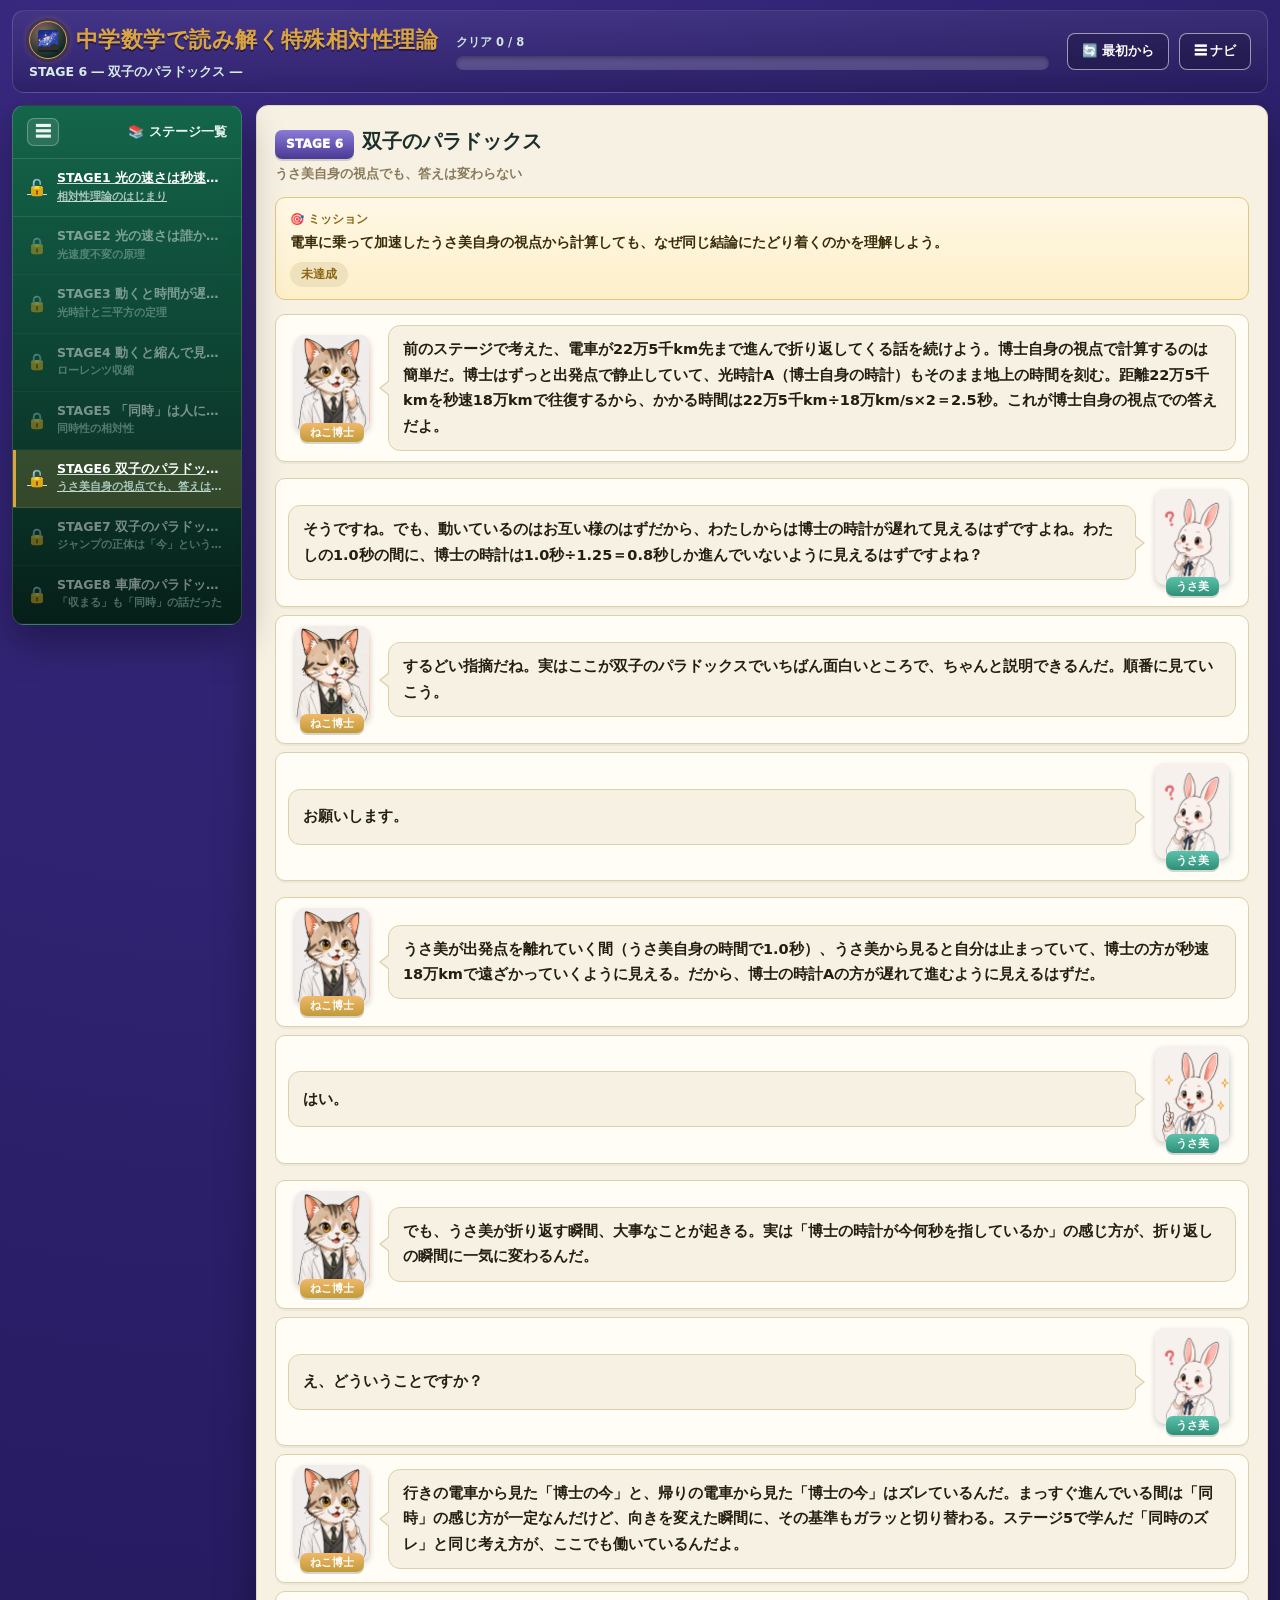
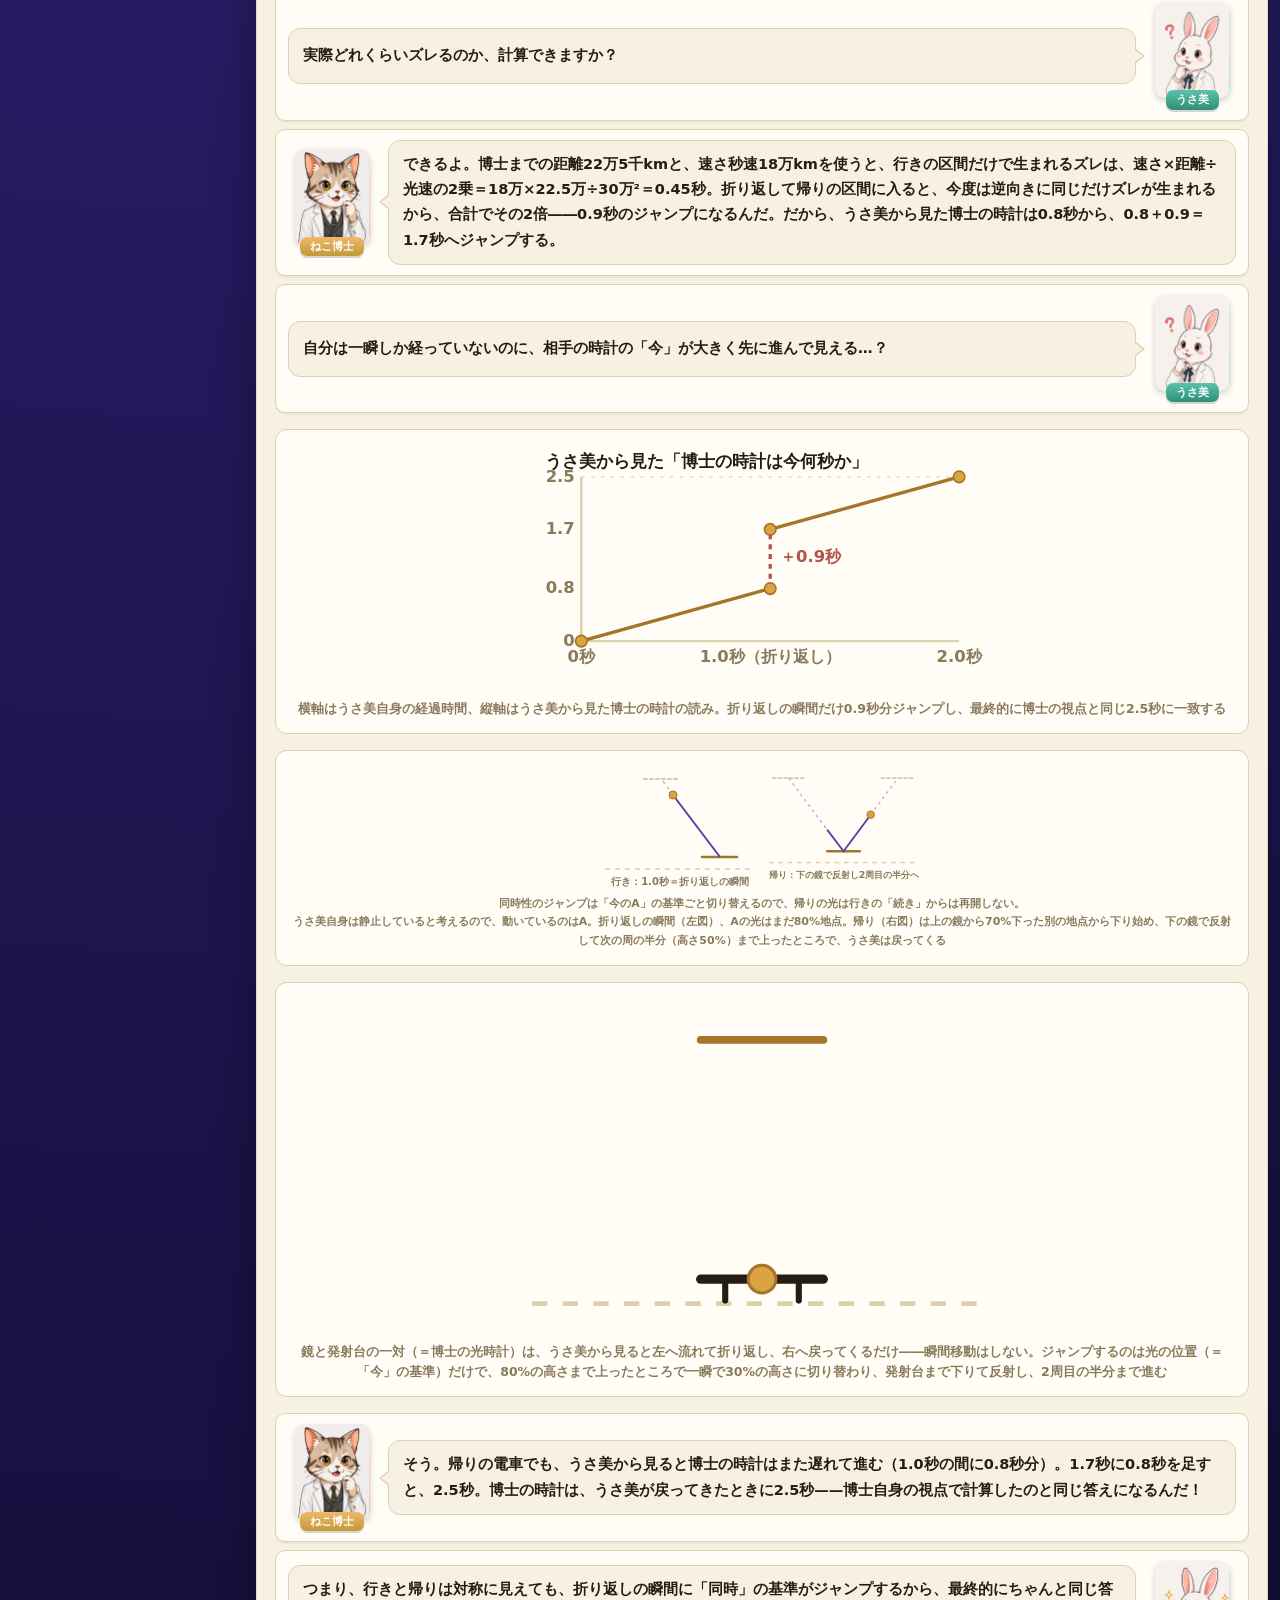
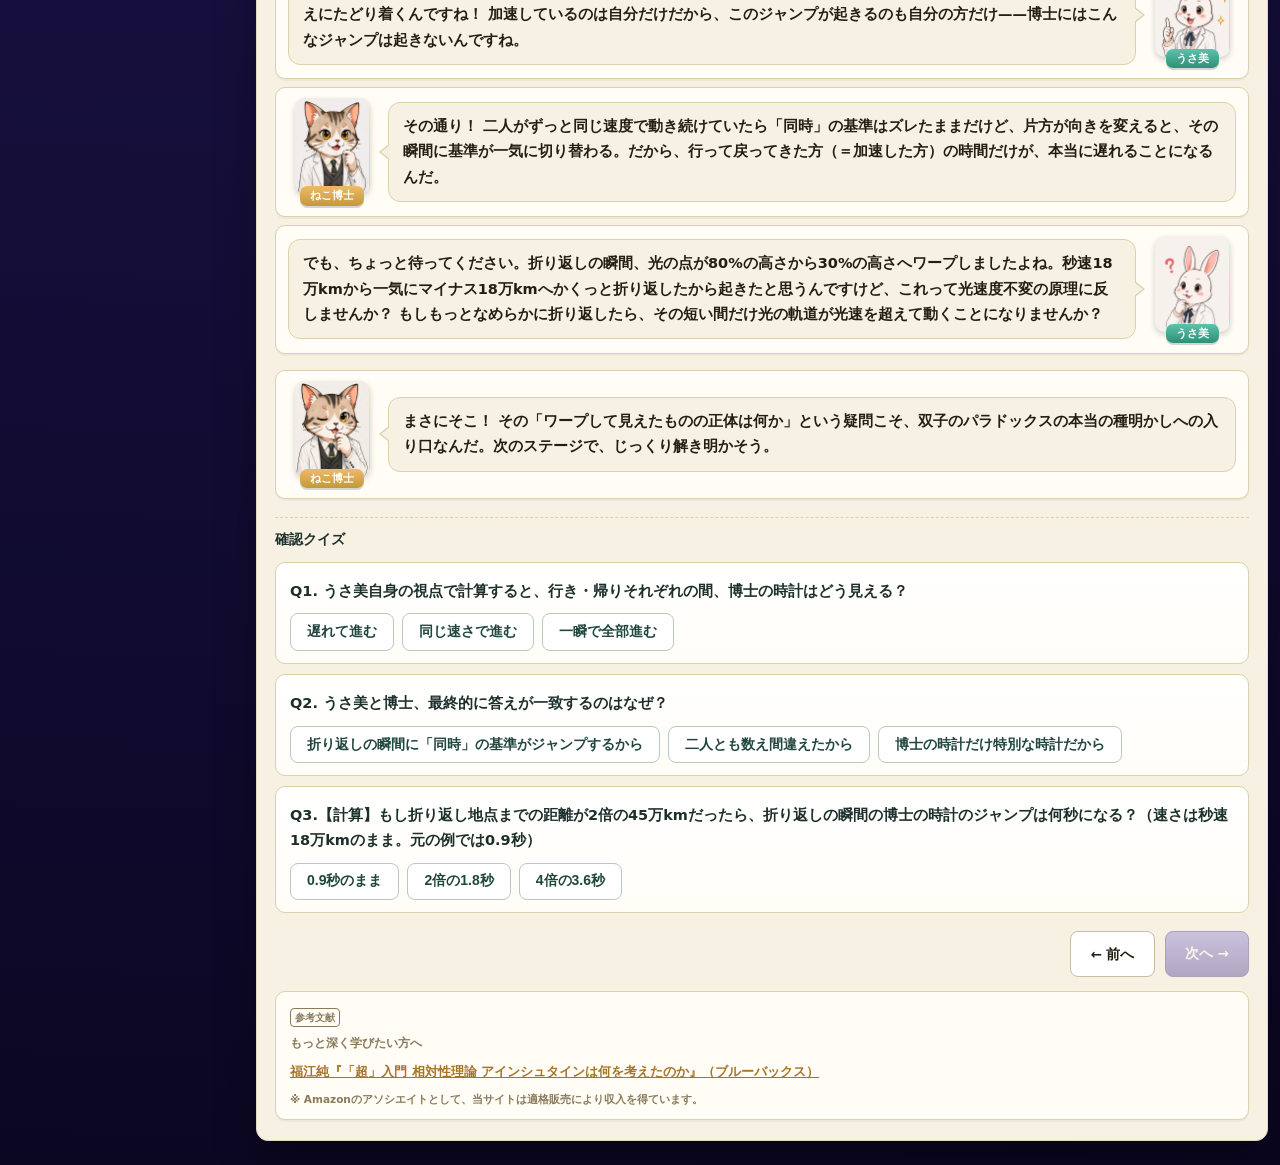
<file: stage6.html>
<!DOCTYPE html>
<html lang="ja">
<head>
<meta charset="UTF-8">
<meta name="viewport" content="width=device-width, initial-scale=1.0">
<meta name="theme-color" content="#241a5e">
<!-- Google tag (gtag.js) -->
<script async src="https://www.googletagmanager.com/gtag/js?id=G-9RTQCP2HXM"></script>
<script>
  window.dataLayer = window.dataLayer || [];
  function gtag(){dataLayer.push(arguments);}
  gtag('js', new Date());
  gtag('config', 'G-9RTQCP2HXM');
</script>
<title>STAGE6 双子のパラドックス ― 中学数学で読み解く特殊相対性理論</title>
<meta name="description" content="特殊相対性理論で最も有名な「双子のパラドックス」を、加速したうさ美自身の視点から計算するステージ。同時性のジャンプで博士側と同じ答えに辿り着く。">
<link rel="canonical" href="https://special-relativity.habatakijuku.com/stage6">
<meta property="og:type" content="article">
<meta property="og:site_name" content="中学数学で読み解く特殊相対性理論">
<meta property="og:locale" content="ja_JP">
<meta property="og:title" content="STAGE6 双子のパラドックス ― 中学数学で読み解く特殊相対性理論">
<meta property="og:description" content="双子のパラドックスを、加速した側の視点から計算するステージ。">
<meta property="og:url" content="https://special-relativity.habatakijuku.com/stage6">
<meta property="og:image" content="https://special-relativity.habatakijuku.com/images/ogp.png">
<meta name="twitter:card" content="summary_large_image">
<link rel="icon" type="image/png" href="images/favicon.png">
<link rel="stylesheet" href="design-system.css">
<style>
  .jump-svg{display:block;max-width:min(100%,320px);width:100%;height:auto;margin:auto}
  .jump-svg .axis{stroke:var(--line);stroke-width:1.5}
  .jump-svg .ref-line{stroke:var(--line);stroke-width:1;stroke-dasharray:2 4;opacity:.6}
  .jump-svg .path-out{stroke:var(--gold-dark);stroke-width:2;fill:none}
  .jump-svg .path-jump{stroke:#b5504a;stroke-width:2;stroke-dasharray:3 3;fill:none}
  .jump-svg .path-return{stroke:var(--gold-dark);stroke-width:2;fill:none}
  .jump-svg .pt{fill:var(--gold);stroke:var(--gold-dark);stroke-width:1}
  .jump-svg .axis-label{fill:var(--ink);font-size:10.5px;font-weight:800}
  .jump-svg .lbl{fill:var(--muted);font-size:10px;font-weight:700}
  .jump-svg .lbl-jump{fill:#b5504a;font-size:10px;font-weight:800}

  .b-path-compare{display:flex;align-items:flex-start;justify-content:center;gap:14px;flex-wrap:wrap}
  .b-path-compare .bp-svg{flex:0 1 150px;min-width:0;width:100%;max-width:170px;height:auto}
  .bp-svg .bp-ground{stroke:var(--line);stroke-width:1.5;stroke-dasharray:5 5}
  .bp-svg .bp-mirror{stroke:var(--gold-dark);stroke-width:2.5;stroke-linecap:round}
  .bp-svg .bp-mirror-faint{stroke:var(--gold-dark);stroke-width:2;stroke-linecap:round;stroke-dasharray:3 3;opacity:.4}
  .bp-svg .bp-path{stroke:#5b3fa6;stroke-width:2;fill:none}
  .bp-svg .bp-path-faint{stroke:#5b3fa6;stroke-width:1.5;stroke-dasharray:3 4;fill:none;opacity:.4}
  .bp-svg .bp-photon{fill:var(--gold);stroke:var(--gold-dark);stroke-width:1}
  .bp-svg .bp-caption{fill:var(--muted);font-size:10px;font-weight:700}
  .b-path-caption{display:block;font-size:11px;color:var(--muted);font-weight:700;text-align:center;margin-top:6px}

  .bp-combo-svg{display:block;max-width:min(100%,200px);width:100%;height:auto;margin:auto}
  .bp-combo-svg .bc-ground{stroke:var(--line);stroke-width:1.5;stroke-dasharray:5 5}
  .bp-combo-svg .bc-mirror-anim{stroke:var(--gold-dark);stroke-width:2.5;stroke-linecap:round}
  .bp-combo-svg .bc-pad{stroke:var(--ink);stroke-width:3;stroke-linecap:round}
  .bp-combo-svg .bc-pad-leg{stroke:var(--ink);stroke-width:2;stroke-linecap:round}
  .bp-combo-svg .bc-photon{fill:var(--gold);stroke:var(--gold-dark);stroke-width:1;transform-box:fill-box;transform-origin:center;animation:bc-rise 3s linear infinite}
  .bp-combo-svg .bc-group{animation:bc-drift 3s linear infinite}
  @keyframes bc-drift{
    0%{transform:translateX(0);opacity:1}
    40%{transform:translateX(-48px);opacity:1}
    80%{transform:translateX(0);opacity:1}
    90%{transform:translateX(0);opacity:1}
    96%{transform:translateX(0);opacity:0}
    100%{transform:translateX(0);opacity:0}
  }
  @keyframes bc-rise{
    0%{transform:translateY(0);opacity:1}
    40%{transform:translateY(-62.4px);opacity:1}
    41%{transform:translateY(-62.4px);opacity:.15}
    42%{transform:translateY(-23.4px);opacity:.15}
    43%{transform:translateY(-23.4px);opacity:1}
    57%{transform:translateY(0px);opacity:1}
    80%{transform:translateY(-39px);opacity:1}
    96%{transform:translateY(-39px);opacity:1}
    97%{transform:translateY(0px);opacity:1}
    100%{transform:translateY(0px);opacity:1}
  }
  .bp-combo-svg .bc-photon-smooth{animation:bc-rise-smooth 3.5s linear infinite}
  @keyframes bc-rise-smooth{
    0%{transform:translateY(0)}
    36.5%{transform:translateY(-62.4px)}
    39.17%{transform:translateY(-78px)}
    42.5%{transform:translateY(-58.5px)}
    48.5%{transform:translateY(-23.4px)}
    62.19%{transform:translateY(0px)}
    85%{transform:translateY(-39px)}
    90%{transform:translateY(-39px)}
    96%{transform:translateY(-39px)}
    97%{transform:translateY(0px)}
    100%{transform:translateY(0px)}
  }
  .bp-combo-svg .bc-group-smooth{animation:bc-drift-smooth 3.5s linear infinite}
  @keyframes bc-drift-smooth{
    0%{transform:translateX(0);opacity:1}
    36.5%{transform:translateX(-43.8px);opacity:1}
    38%{transform:translateX(-45.38px);opacity:1}
    39.5%{transform:translateX(-46.5px);opacity:1}
    41%{transform:translateX(-47.18px);opacity:1}
    42.5%{transform:translateX(-47.4px);opacity:1}
    44%{transform:translateX(-47.18px);opacity:1}
    45.5%{transform:translateX(-46.5px);opacity:1}
    47%{transform:translateX(-45.38px);opacity:1}
    48.5%{transform:translateX(-43.8px);opacity:1}
    85%{transform:translateX(0);opacity:1}
    90%{transform:translateX(0);opacity:1}
    96%{transform:translateX(0);opacity:0}
    100%{transform:translateX(0);opacity:0}
  }
  @media (prefers-reduced-motion:reduce){.bp-combo-svg .bc-group,.bp-combo-svg .bc-photon,.bp-combo-svg .bc-photon-smooth,.bp-combo-svg .bc-group-smooth{animation:none}}

</style>
</head>
<body>
<div class="app-shell side-collapsed" id="app-shell">
  <header class="game-header">
    <div class="brand">
      <div class="brand-title"><a class="head-reset home-badge" href="index.html" title="トップへ" aria-label="トップへ">🌌</a> <span>中学数学で読み解く特殊相対性理論</span></div>
      <div class="brand-sub">STAGE 6 ― 双子のパラドックス ―</div>
    </div>
    <div class="head-progress-wrap">
      <div class="head-progress-label" id="progress-label">クリア 0 / 8</div>
      <div class="head-progress" role="progressbar" aria-label="クリア済みステージ数" aria-valuemin="0" aria-valuemax="8" aria-valuenow="0"><div class="head-progress-fill" id="progress-fill" style="width:0%"></div></div>
    </div>
    <div class="header-actions">
      <button class="head-reset" id="btn-reset-all">🔄 最初から</button>
      <button class="head-reset" id="head-nav-toggle" title="ステージ一覧の表示切替">☰ ナビ</button>
    </div>
  </header>

  <div class="game-layout">
    <div class="side-backdrop" id="side-backdrop"></div>
    <aside class="side-panel">
      <div class="side-head">
        <button class="side-toggle" id="sidebar-toggle" title="ステージ一覧の表示切替" aria-label="ステージ一覧の表示切替">☰</button>
        <span class="side-head-text">📚 ステージ一覧</span>
      </div>
      <div class="side-list" id="side-list"></div>
    </aside>

    <main class="main-area">
      <div class="chapter-head">
        <span class="chapter-badge">STAGE 6</span><span class="chapter-title">双子のパラドックス</span>
        <div class="chapter-sub">うさ美自身の視点でも、答えは変わらない</div>
      </div>

      <div class="mission-box">
        <div class="mission-label">🎯 ミッション</div>
        <div class="mission-text">電車に乗って加速したうさ美自身の視点から計算しても、なぜ同じ結論にたどり着くのかを理解しよう。</div>
        <span class="mission-status" id="mission-status">未達成</span>
      </div>

      <div class="dialogue-scene">
        <div class="dialog-row">
          <div class="dialog-character">
            <div class="dialog-avatar mentor"><img src="images/cat.webp" width="300" height="386" alt=""></div>
            <div class="dialog-name mentor">ねこ博士</div>
          </div>
          <div class="dialog-bubble">前のステージで考えた、電車が22万5千km先まで進んで折り返してくる話を続けよう。博士自身の視点で計算するのは簡単だ。博士はずっと出発点で静止していて、光時計A（博士自身の時計）もそのまま地上の時間を刻む。距離22万5千kmを秒速18万kmで往復するから、かかる時間は22万5千km÷18万km/s×2＝2.5秒。これが博士自身の視点での答えだよ。</div>
        </div>
      </div>

      <div class="dialogue-scene">
        <div class="dialog-row right">
          <div class="dialog-character">
            <div class="dialog-avatar student"><img src="images/rabbitThink.webp" width="300" height="386" alt=""></div>
            <div class="dialog-name student">うさ美</div>
          </div>
          <div class="dialog-bubble">そうですね。でも、動いているのはお互い様のはずだから、わたしからは博士の時計が遅れて見えるはずですよね。わたしの1.0秒の間に、博士の時計は1.0秒÷1.25＝0.8秒しか進んでいないように見えるはずですよね？</div>
        </div>
        <div class="dialog-row">
          <div class="dialog-character">
            <div class="dialog-avatar mentor"><img src="images/catThink.webp" width="300" height="386" alt=""></div>
            <div class="dialog-name mentor">ねこ博士</div>
          </div>
          <div class="dialog-bubble">するどい指摘だね。実はここが双子のパラドックスでいちばん面白いところで、ちゃんと説明できるんだ。順番に見ていこう。</div>
        </div>
        <div class="dialog-row right">
          <div class="dialog-character">
            <div class="dialog-avatar student"><img src="images/rabbitThink.webp" width="300" height="386" alt=""></div>
            <div class="dialog-name student">うさ美</div>
          </div>
          <div class="dialog-bubble">お願いします。</div>
        </div>
      </div>

      <div class="dialogue-scene">
        <div class="dialog-row">
          <div class="dialog-character">
            <div class="dialog-avatar mentor"><img src="images/cat.webp" width="300" height="386" alt=""></div>
            <div class="dialog-name mentor">ねこ博士</div>
          </div>
          <div class="dialog-bubble">うさ美が出発点を離れていく間（うさ美自身の時間で1.0秒）、うさ美から見ると自分は止まっていて、博士の方が秒速18万kmで遠ざかっていくように見える。だから、博士の時計Aの方が遅れて進むように見えるはずだ。</div>
        </div>
        <div class="dialog-row right">
          <div class="dialog-character">
            <div class="dialog-avatar student"><img src="images/rabbit.webp" width="300" height="386" alt=""></div>
            <div class="dialog-name student">うさ美</div>
          </div>
          <div class="dialog-bubble">はい。</div>
        </div>
      </div>

      <div class="dialogue-scene">
        <div class="dialog-row">
          <div class="dialog-character">
            <div class="dialog-avatar mentor"><img src="images/cat.webp" width="300" height="386" alt=""></div>
            <div class="dialog-name mentor">ねこ博士</div>
          </div>
          <div class="dialog-bubble">でも、うさ美が折り返す瞬間、大事なことが起きる。実は「博士の時計が今何秒を指しているか」の感じ方が、折り返しの瞬間に一気に変わるんだ。</div>
        </div>
        <div class="dialog-row right">
          <div class="dialog-character">
            <div class="dialog-avatar student"><img src="images/rabbitThink.webp" width="300" height="386" alt=""></div>
            <div class="dialog-name student">うさ美</div>
          </div>
          <div class="dialog-bubble">え、どういうことですか？</div>
        </div>
        <div class="dialog-row">
          <div class="dialog-character">
            <div class="dialog-avatar mentor"><img src="images/cat.webp" width="300" height="386" alt=""></div>
            <div class="dialog-name mentor">ねこ博士</div>
          </div>
          <div class="dialog-bubble">行きの電車から見た「博士の今」と、帰りの電車から見た「博士の今」はズレているんだ。まっすぐ進んでいる間は「同時」の感じ方が一定なんだけど、向きを変えた瞬間に、その基準もガラッと切り替わる。ステージ5で学んだ「同時のズレ」と同じ考え方が、ここでも働いているんだよ。</div>
        </div>
        <div class="dialog-row right">
          <div class="dialog-character">
            <div class="dialog-avatar student"><img src="images/rabbitThink.webp" width="300" height="386" alt=""></div>
            <div class="dialog-name student">うさ美</div>
          </div>
          <div class="dialog-bubble">実際どれくらいズレるのか、計算できますか？</div>
        </div>
        <div class="dialog-row">
          <div class="dialog-character">
            <div class="dialog-avatar mentor"><img src="images/cat.webp" width="300" height="386" alt=""></div>
            <div class="dialog-name mentor">ねこ博士</div>
          </div>
          <div class="dialog-bubble">できるよ。博士までの距離22万5千kmと、速さ秒速18万kmを使うと、行きの区間だけで生まれるズレは、速さ×距離÷光速の2乗＝18万×22.5万÷30万²＝0.45秒。折り返して帰りの区間に入ると、今度は逆向きに同じだけズレが生まれるから、合計でその2倍――0.9秒のジャンプになるんだ。だから、うさ美から見た博士の時計は0.8秒から、0.8＋0.9＝1.7秒へジャンプする。</div>
        </div>
        <div class="dialog-row right">
          <div class="dialog-character">
            <div class="dialog-avatar student"><img src="images/rabbitThink.webp" width="300" height="386" alt=""></div>
            <div class="dialog-name student">うさ美</div>
          </div>
          <div class="dialog-bubble">自分は一瞬しか経っていないのに、相手の時計の「今」が大きく先に進んで見える…？</div>
        </div>
      </div>

      <div class="diagram-box">
        <svg class="jump-svg" viewBox="0 0 280 150" role="img" aria-label="うさ美自身の視点で計算した、博士の時計の読みの変化。行きは0秒から0.8秒までゆっくり進み、折り返しの瞬間に1.7秒へジャンプし、帰りは1.7秒から2.5秒まで進む">
          <text class="axis-label" x="8" y="14">うさ美から見た「博士の時計は今何秒か」</text>
          <line class="axis" x1="30" y1="120" x2="260" y2="120"></line>
          <line class="axis" x1="30" y1="20" x2="30" y2="120"></line>
          <line class="ref-line" x1="30" y1="20" x2="260" y2="20"></line>
          <path class="path-out" d="M30,120 L145,88"></path>
          <path class="path-jump" d="M145,88 L145,52"></path>
          <path class="path-return" d="M145,52 L260,20"></path>
          <circle class="pt" cx="30" cy="120" r="3.5"></circle>
          <circle class="pt" cx="145" cy="88" r="3.5"></circle>
          <circle class="pt" cx="145" cy="52" r="3.5"></circle>
          <circle class="pt" cx="260" cy="20" r="3.5"></circle>
          <text class="lbl" x="30" y="133" text-anchor="middle">0秒</text>
          <text class="lbl" x="145" y="133" text-anchor="middle" font-size="9.5">1.0秒（折り返し）</text>
          <text class="lbl" x="260" y="133" text-anchor="middle">2.0秒</text>
          <text class="lbl" x="26" y="123" text-anchor="end">0</text>
          <text class="lbl" x="26" y="91" text-anchor="end">0.8</text>
          <text class="lbl" x="26" y="55" text-anchor="end">1.7</text>
          <text class="lbl" x="26" y="23" text-anchor="end">2.5</text>
          <text class="lbl-jump" x="151" y="72">＋0.9秒</text>
        </svg>
        <div class="diagram-caption">横軸はうさ美自身の経過時間、縦軸はうさ美から見た博士の時計の読み。折り返しの瞬間だけ0.9秒分ジャンプし、最終的に博士の視点と同じ2.5秒に一致する</div>
      </div>

      <div class="diagram-box">
        <div class="b-path-compare">
          <svg class="bp-svg" viewBox="0 0 150 124" role="img" aria-label="行き：うさ美から見た光時計Aの光の軌道。電車は右へ進むので博士は左へ遠ざかって見え、光は下の鏡から斜め左上へ進むが、折り返しの瞬間（うさ美自身の時間で1.0秒）にはまだ上の鏡の80%の高さまでしか届いていない">
            <line class="bp-ground" x1="0" y1="104" x2="150" y2="104"></line>
            <line class="bp-mirror" x1="97" y1="92" x2="132" y2="92"></line>
            <line class="bp-mirror-faint" x1="39" y1="14" x2="74" y2="14"></line>
            <path class="bp-path-faint" d="M68,30 L56.5,14"></path>
            <path class="bp-path" d="M115,92 L68,30"></path>
            <circle class="bp-photon" cx="68" cy="30" r="4"></circle>
            <text class="bp-caption" x="75" y="120" text-anchor="middle">行き：1.0秒＝折り返しの瞬間</text>
          </svg>
          <svg class="bp-svg" viewBox="0 0 160 124" role="img" aria-label="帰り：電車は左へ戻るので博士は右から近づいてくるように見え、光は右上から左下へ進む。同時性のジャンプの直後、Aの光は上の鏡から70%下った地点（高さ30%）から進み始め、下の鏡で反射したあと、さらに次の周の半分（高さ50%）まで上る――行きが止まった80%地点とは別の場所">
            <line class="bp-ground" x1="0" y1="104" x2="160" y2="104"></line>
            <line class="bp-mirror-faint" x1="4" y1="14" x2="39" y2="14"></line>
            <line class="bp-mirror" x1="62" y1="92" x2="97" y2="92"></line>
            <line class="bp-mirror-faint" x1="120" y1="14" x2="155" y2="14"></line>
            <path class="bp-path-faint" d="M21,14 L62,69"></path>
            <path class="bp-path" d="M62,69 L79.5,92 L108.5,53"></path>
            <path class="bp-path-faint" d="M108.5,53 L137.5,14"></path>
            <circle class="bp-photon" cx="108.5" cy="53" r="4"></circle>
            <text class="bp-caption" x="80" y="120" text-anchor="middle">帰り：下の鏡で反射し2周目の半分へ</text>
          </svg>
        </div>
        <span class="b-path-caption"><strong>同時性のジャンプは「今のA」の基準ごと切り替えるので、帰りの光は行きの「続き」からは再開しない。</strong><br>うさ美自身は静止していると考えるので、動いているのはA。折り返しの瞬間（左図）、Aの光はまだ80%地点。帰り（右図）は上の鏡から70%下った別の地点から下り始め、下の鏡で反射して次の周の半分（高さ50%）まで上ったところで、うさ美は戻ってくる</span>
      </div>

      <div class="diagram-box">
        <svg class="bp-combo-svg" viewBox="0 0 150 110" role="img" aria-label="うさ美から見た博士の光時計（鏡と発射台の一対）そのものが動くアニメーション。鏡と発射台自体は左へ流れて折り返し、右へ戻るだけで瞬間移動はしない。ジャンプするのは光の位置だけで、行きは80%の高さまで上ったところで光が30%の高さへ一瞬で切り替わり、発射台まで下りて反射し、2周目の半分の高さまで上る">
          <g class="bc-group">
            <line class="bc-ground" x1="-50" y1="100" x2="200" y2="100"></line>
            <line class="bc-mirror-anim" x1="55" y1="14" x2="95" y2="14"></line>
            <line class="bc-pad" x1="55" y1="92" x2="95" y2="92"></line>
            <line class="bc-pad-leg" x1="63" y1="92" x2="63" y2="99"></line>
            <line class="bc-pad-leg" x1="87" y1="92" x2="87" y2="99"></line>
            <circle class="bc-photon" cx="75" cy="92" r="4.5"></circle>
          </g>
        </svg>
        <div class="diagram-caption">鏡と発射台の一対（＝博士の光時計）は、うさ美から見ると左へ流れて折り返し、右へ戻ってくるだけ――瞬間移動はしない。ジャンプするのは光の位置（＝「今」の基準）だけで、80%の高さまで上ったところで一瞬で30%の高さに切り替わり、発射台まで下りて反射し、2周目の半分まで進む</div>
      </div>

      <div class="dialogue-scene">
        <div class="dialog-row">
          <div class="dialog-character">
            <div class="dialog-avatar mentor"><img src="images/cat.webp" width="300" height="386" alt=""></div>
            <div class="dialog-name mentor">ねこ博士</div>
          </div>
          <div class="dialog-bubble">そう。帰りの電車でも、うさ美から見ると博士の時計はまた遅れて進む（1.0秒の間に0.8秒分）。1.7秒に0.8秒を足すと、2.5秒。博士の時計は、うさ美が戻ってきたときに2.5秒——博士自身の視点で計算したのと同じ答えになるんだ！</div>
        </div>
        <div class="dialog-row right">
          <div class="dialog-character">
            <div class="dialog-avatar student"><img src="images/rabbit.webp" width="300" height="386" alt=""></div>
            <div class="dialog-name student">うさ美</div>
          </div>
          <div class="dialog-bubble">つまり、行きと帰りは対称に見えても、折り返しの瞬間に「同時」の基準がジャンプするから、最終的にちゃんと同じ答えにたどり着くんですね！ 加速しているのは自分だけだから、このジャンプが起きるのも自分の方だけ——博士にはこんなジャンプは起きないんですね。</div>
        </div>
        <div class="dialog-row">
          <div class="dialog-character">
            <div class="dialog-avatar mentor"><img src="images/cat.webp" width="300" height="386" alt=""></div>
            <div class="dialog-name mentor">ねこ博士</div>
          </div>
          <div class="dialog-bubble">その通り！ 二人がずっと同じ速度で動き続けていたら「同時」の基準はズレたままだけど、片方が向きを変えると、その瞬間に基準が一気に切り替わる。だから、行って戻ってきた方（＝加速した方）の時間だけが、本当に遅れることになるんだ。</div>
        </div>
        <div class="dialog-row right">
          <div class="dialog-character">
            <div class="dialog-avatar student"><img src="images/rabbitThink.webp" width="300" height="386" alt=""></div>
            <div class="dialog-name student">うさ美</div>
          </div>
          <div class="dialog-bubble">でも、ちょっと待ってください。折り返しの瞬間、光の点が80%の高さから30%の高さへワープしましたよね。秒速18万kmから一気にマイナス18万kmへかくっと折り返したから起きたと思うんですけど、これって光速度不変の原理に反しませんか？ もしもっとなめらかに折り返したら、その短い間だけ光の軌道が光速を超えて動くことになりませんか？</div>
        </div>
      </div>

      <div class="dialogue-scene">
        <div class="dialog-row">
          <div class="dialog-character">
            <div class="dialog-avatar mentor"><img src="images/catThink.webp" width="300" height="386" alt=""></div>
            <div class="dialog-name mentor">ねこ博士</div>
          </div>
          <div class="dialog-bubble">まさにそこ！ その「ワープして見えたものの正体は何か」という疑問こそ、双子のパラドックスの本当の種明かしへの入り口なんだ。次のステージで、じっくり解き明かそう。</div>
        </div>
      </div>



      <div class="quiz-head">確認クイズ</div>
      <div class="quiz-card" data-quiz>
        <p class="quiz-q">Q1. うさ美自身の視点で計算すると、行き・帰りそれぞれの間、博士の時計はどう見える？</p>
        <div class="choice-list">
          <button class="choice-btn">遅れて進む</button>
          <button class="choice-btn">同じ速さで進む</button>
          <button class="choice-btn">一瞬で全部進む</button>
        </div>
        <div class="quiz-explain" hidden>正解！ 動いているのはお互い様だから、行きも帰りも、うさ美からは博士の時計が遅れて（1.0秒あたり0.8秒）進むように見える。</div>
      </div>

      <div class="quiz-card" data-quiz>
        <p class="quiz-q">Q2. うさ美と博士、最終的に答えが一致するのはなぜ？</p>
        <div class="choice-list">
          <button class="choice-btn">折り返しの瞬間に「同時」の基準がジャンプするから</button>
          <button class="choice-btn">二人とも数え間違えたから</button>
          <button class="choice-btn">博士の時計だけ特別な時計だから</button>
        </div>
        <div class="quiz-explain" hidden>正解！ 加速して向きを変えたうさ美だけに、「同時」の基準が一気に切り替わるジャンプが起きる。これを合わせて計算すると、博士の視点と同じ答えになるんだ。</div>
      </div>

      <div class="quiz-card" data-quiz>
        <p class="quiz-q">Q3.【計算】もし折り返し地点までの距離が2倍の45万kmだったら、折り返しの瞬間の博士の時計のジャンプは何秒になる？（速さは秒速18万kmのまま。元の例では0.9秒）</p>
        <div class="choice-list">
          <button class="choice-btn">0.9秒のまま</button>
          <button class="choice-btn">2倍の1.8秒</button>
          <button class="choice-btn">4倍の3.6秒</button>
        </div>
        <div class="quiz-explain" hidden>正解！ ジャンプ＝2×速さ×距離÷c²は距離に比例する。0.45秒×2（距離が2倍）×2（行きと帰りの分）＝1.8秒。遠くまで旅をするほど、帰ってきたときの時間差は大きくなるんだ。</div>
      </div>

      <div class="stage-nav">
        <a class="btn" href="stage5.html">← 前へ</a>
        <button class="btn btn-primary" id="btn-next" disabled>次へ →</button>
      </div>

      <div id="book-recommend"></div>
    </main>
  </div>
</div>

<script src="js/progress.js"></script>
<script>RQ.initStagePage(6);</script>
<script src="https://my.habatakijuku.com/sync.js" defer></script>
</body>
</html>
</file>
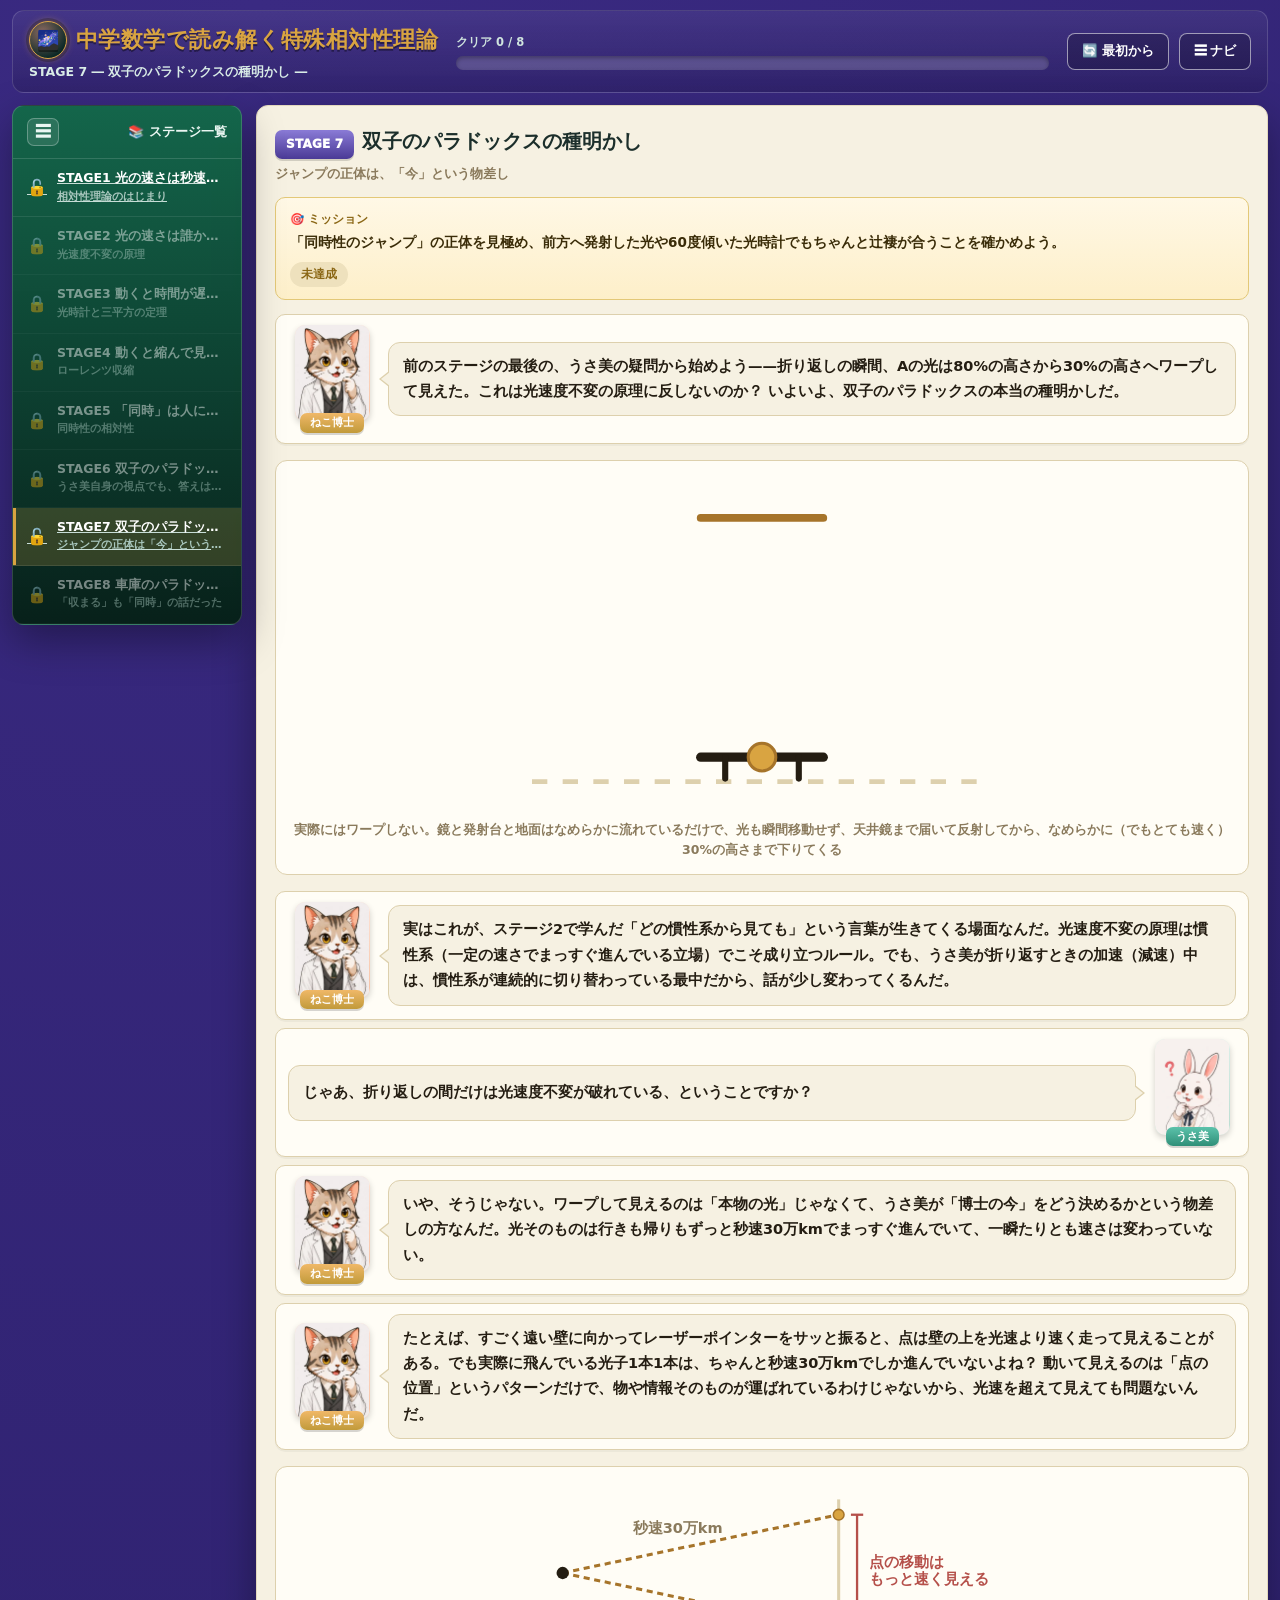
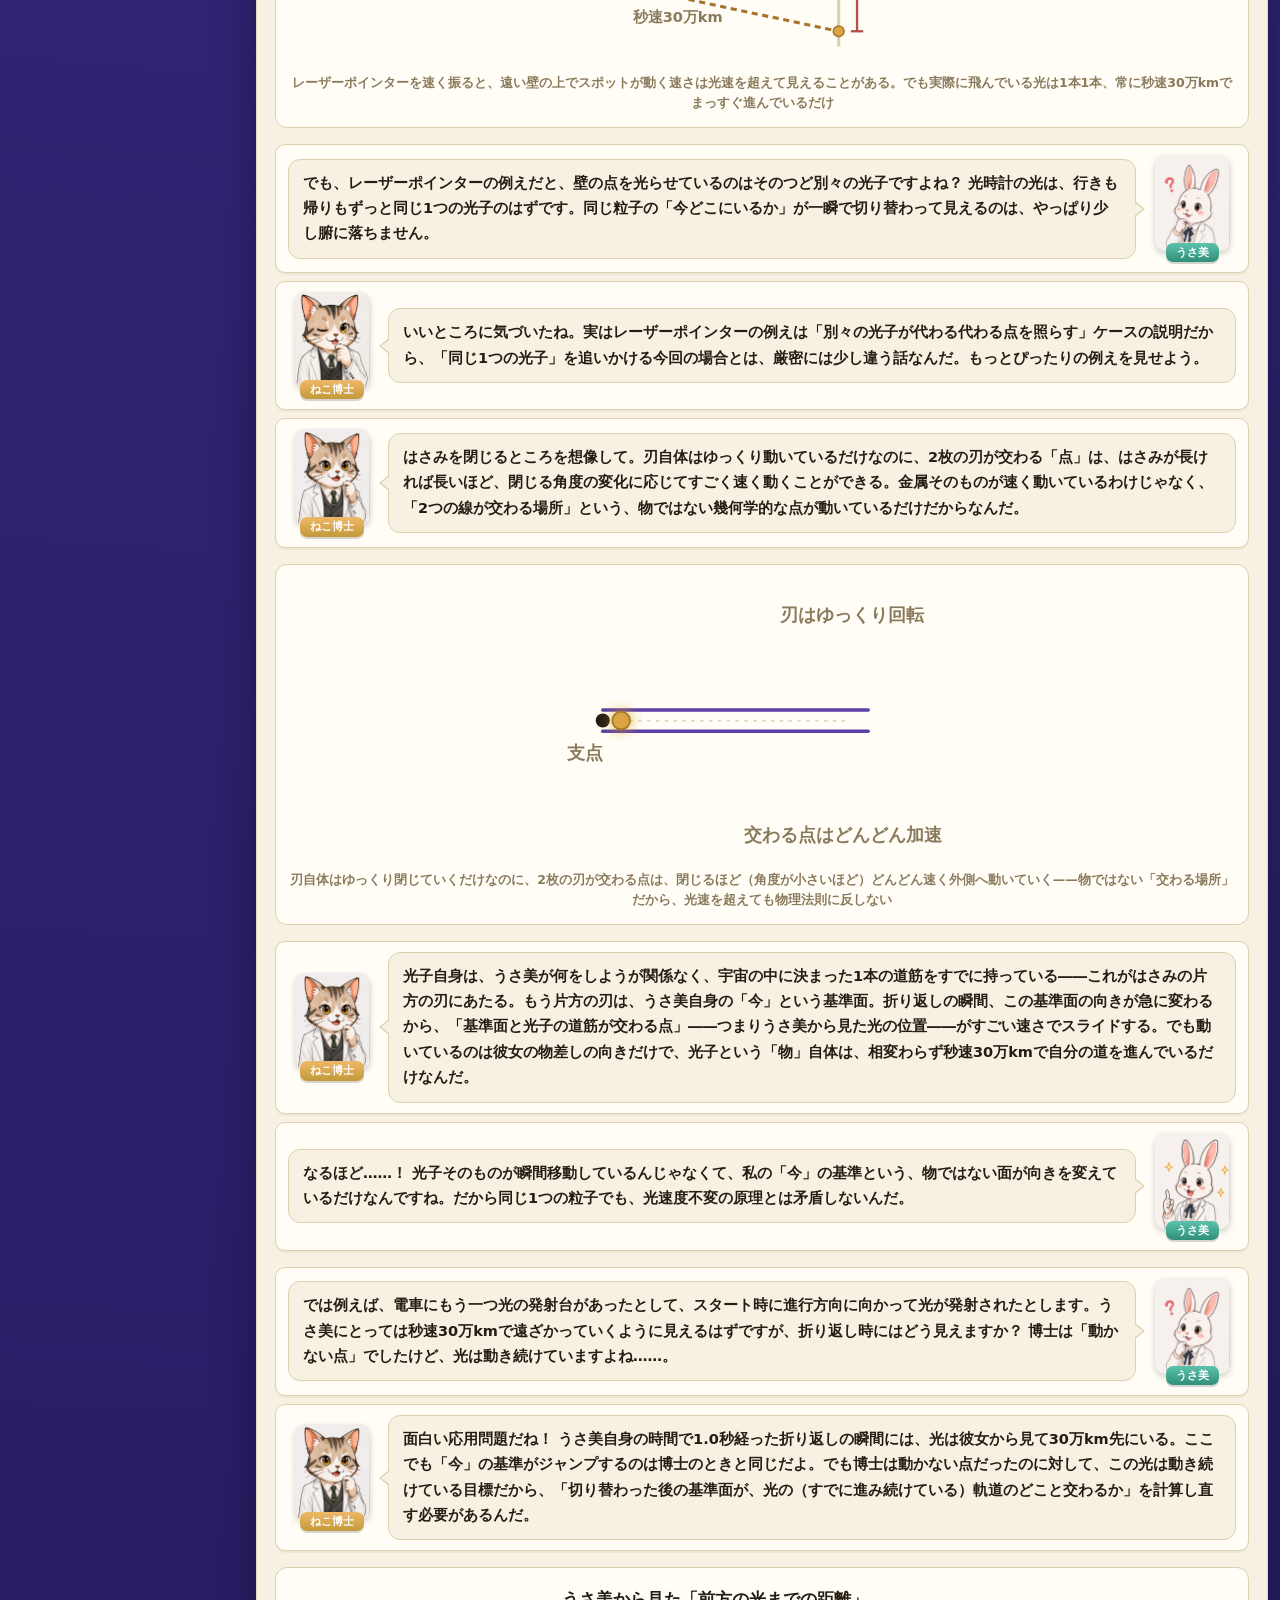
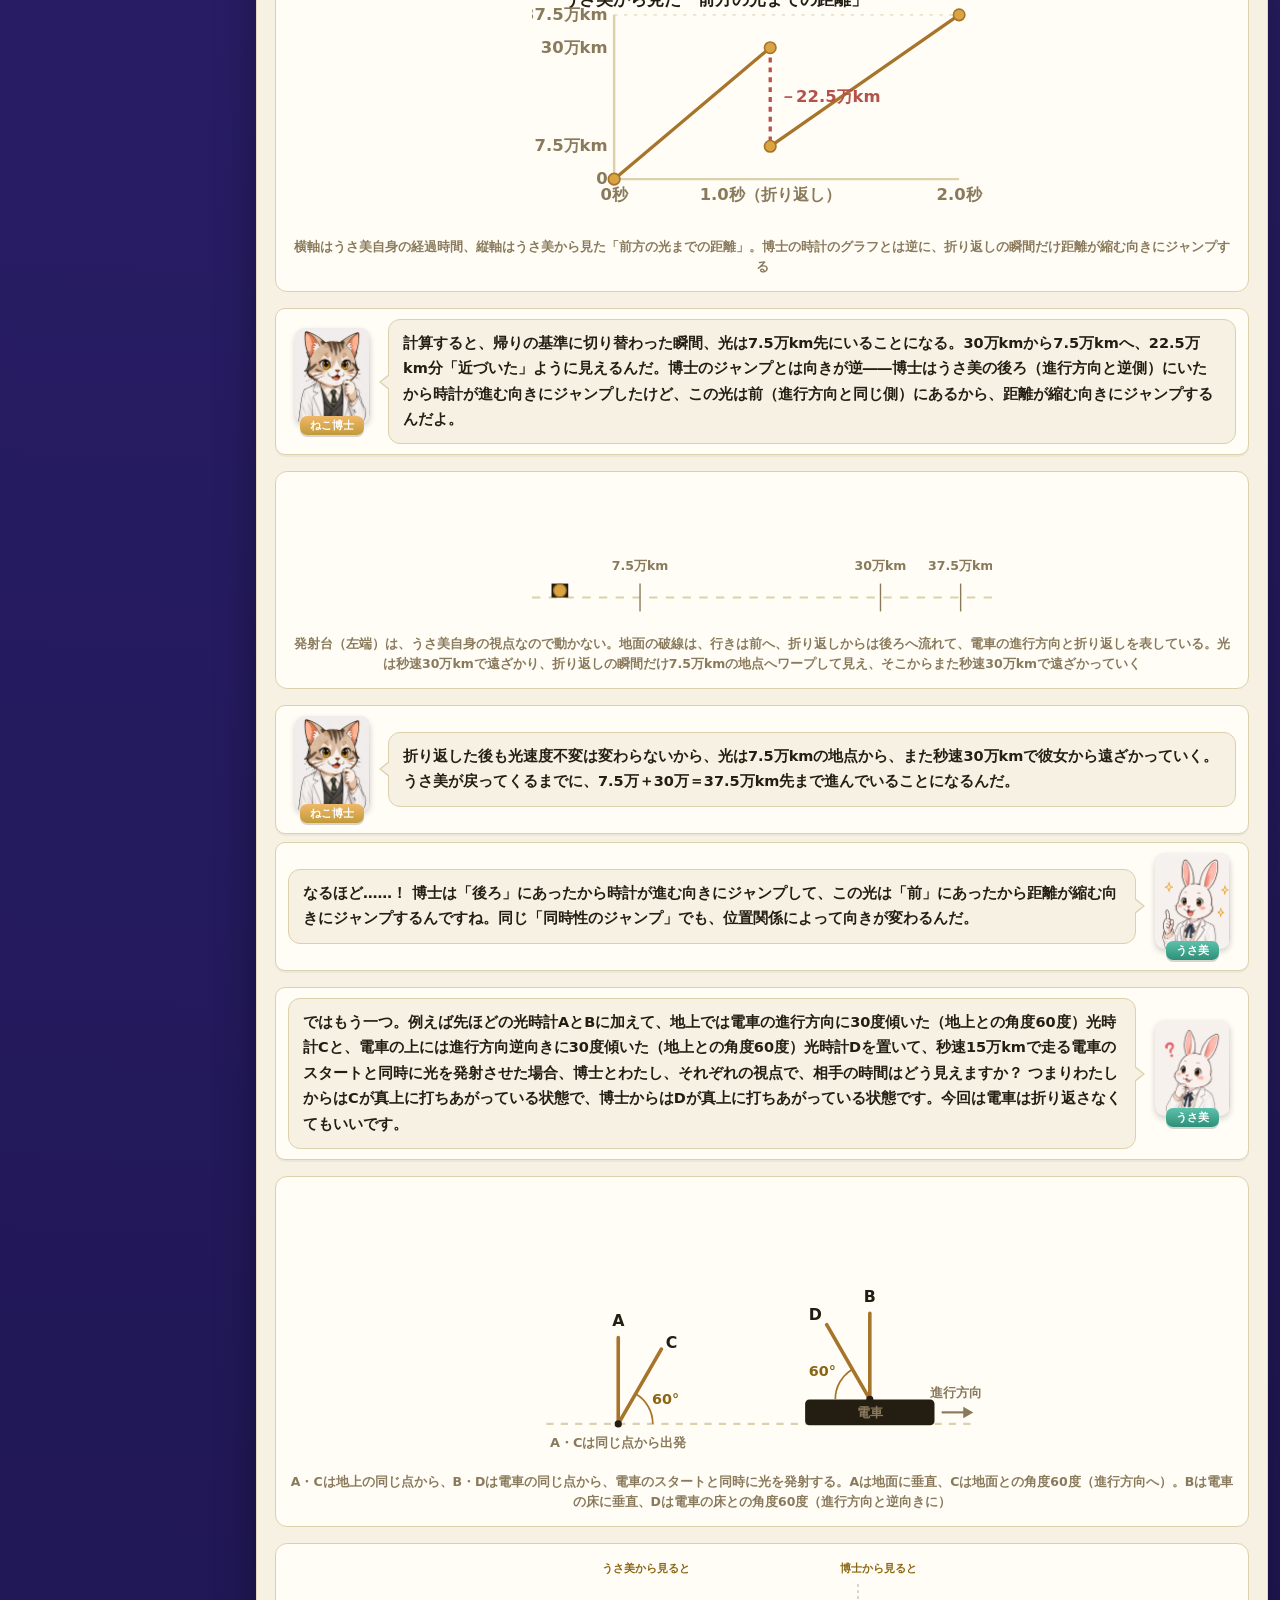
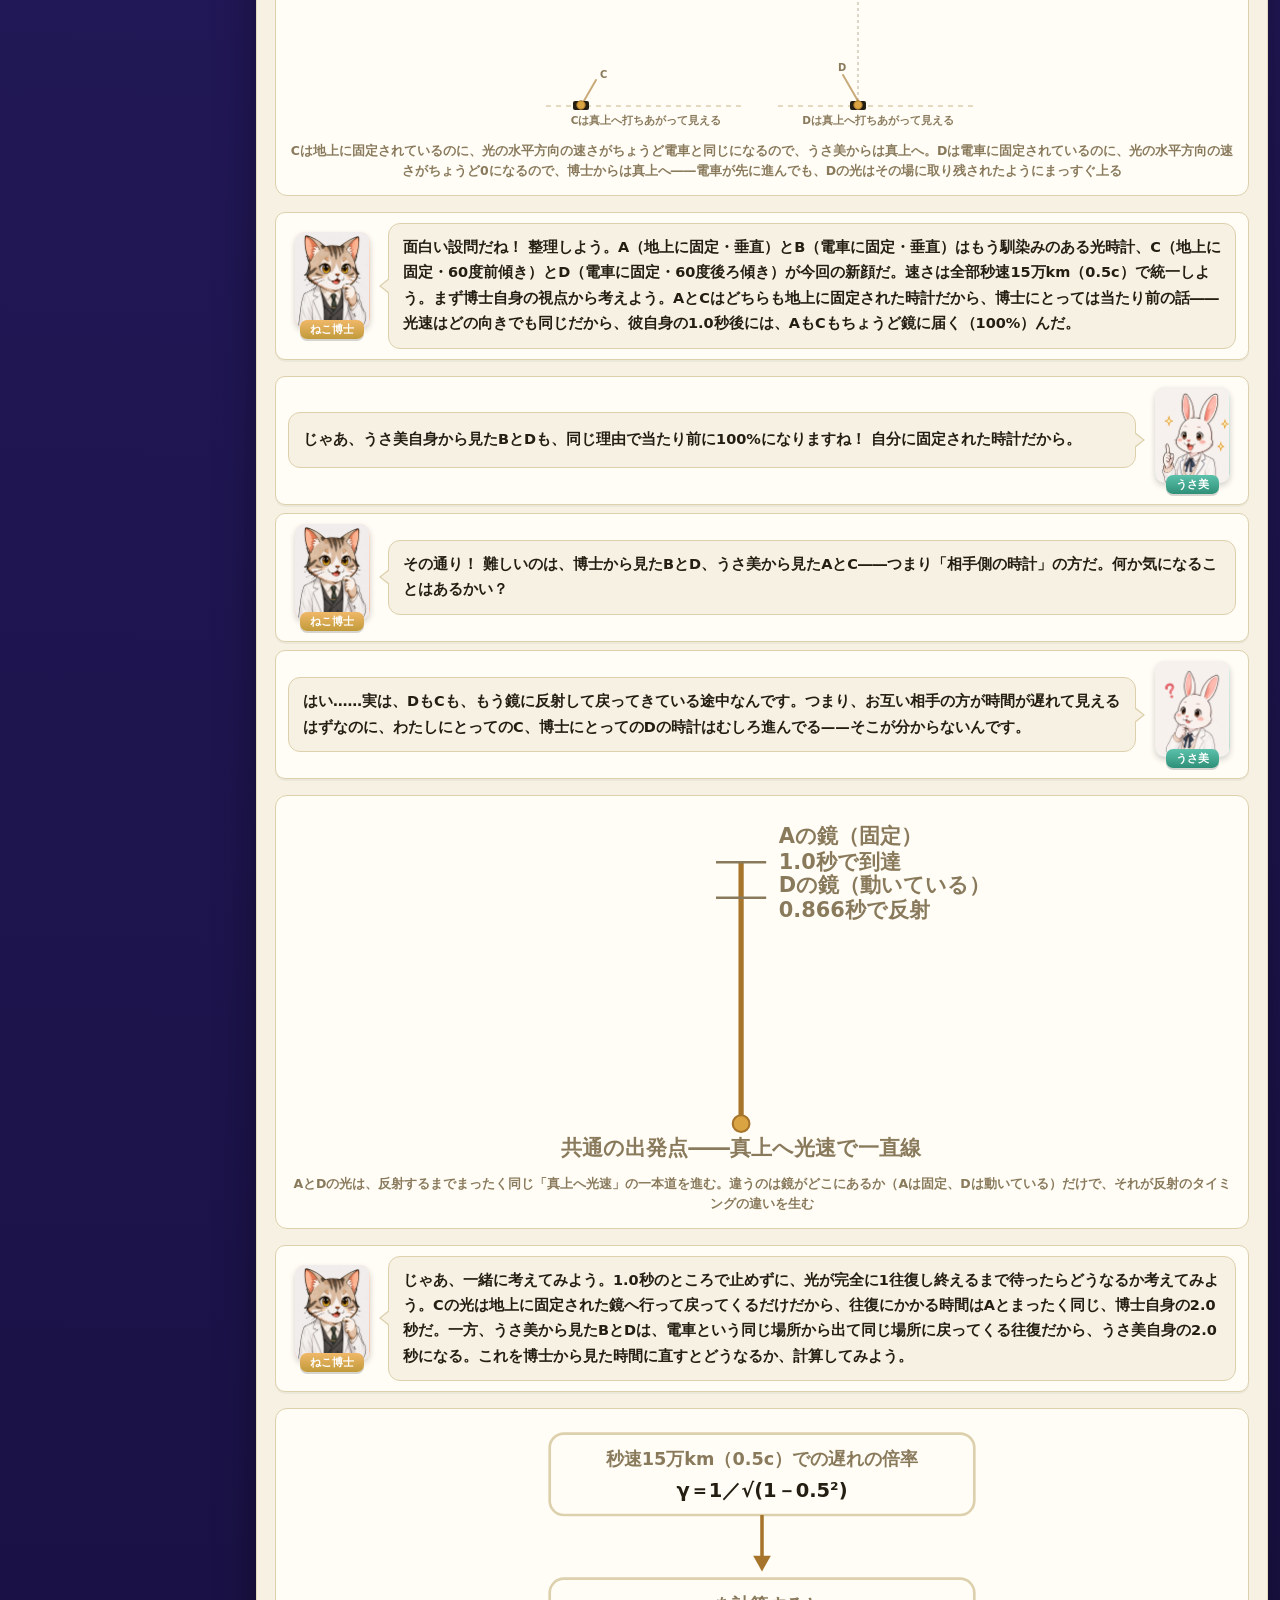
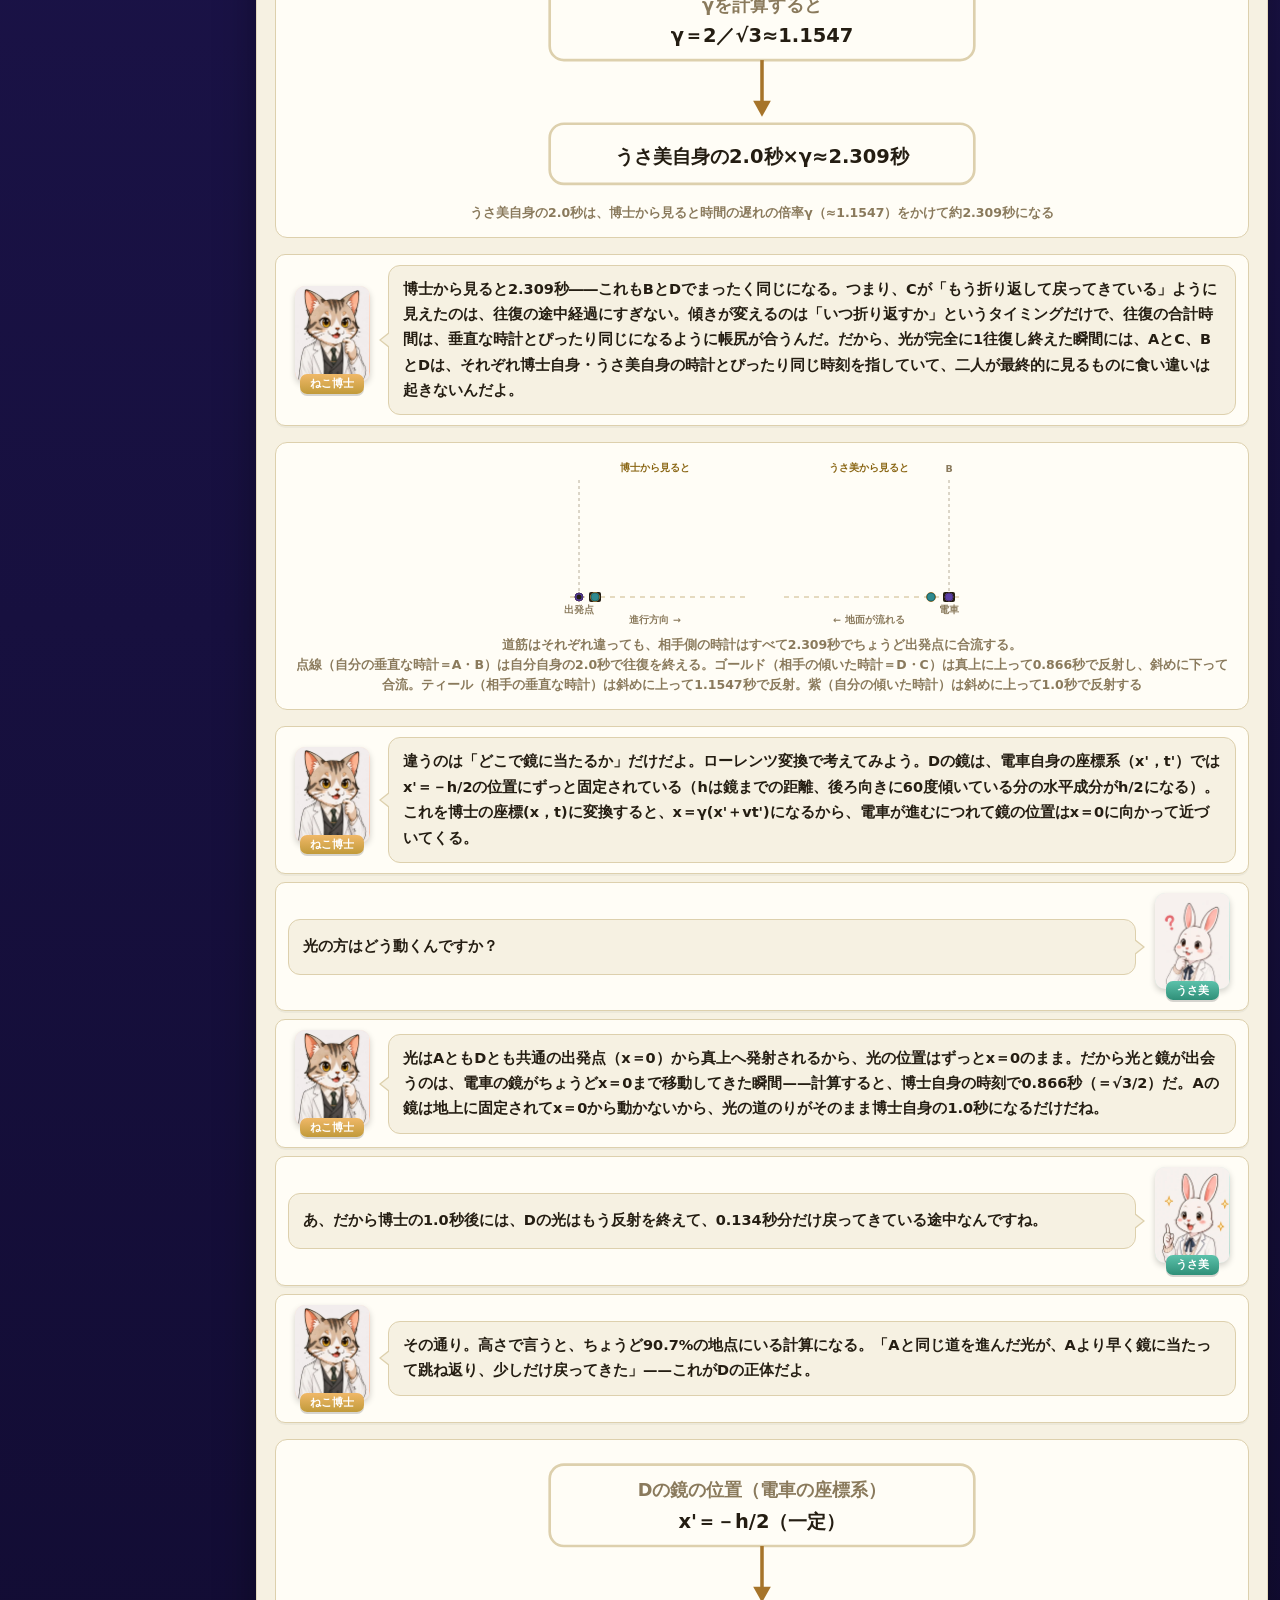
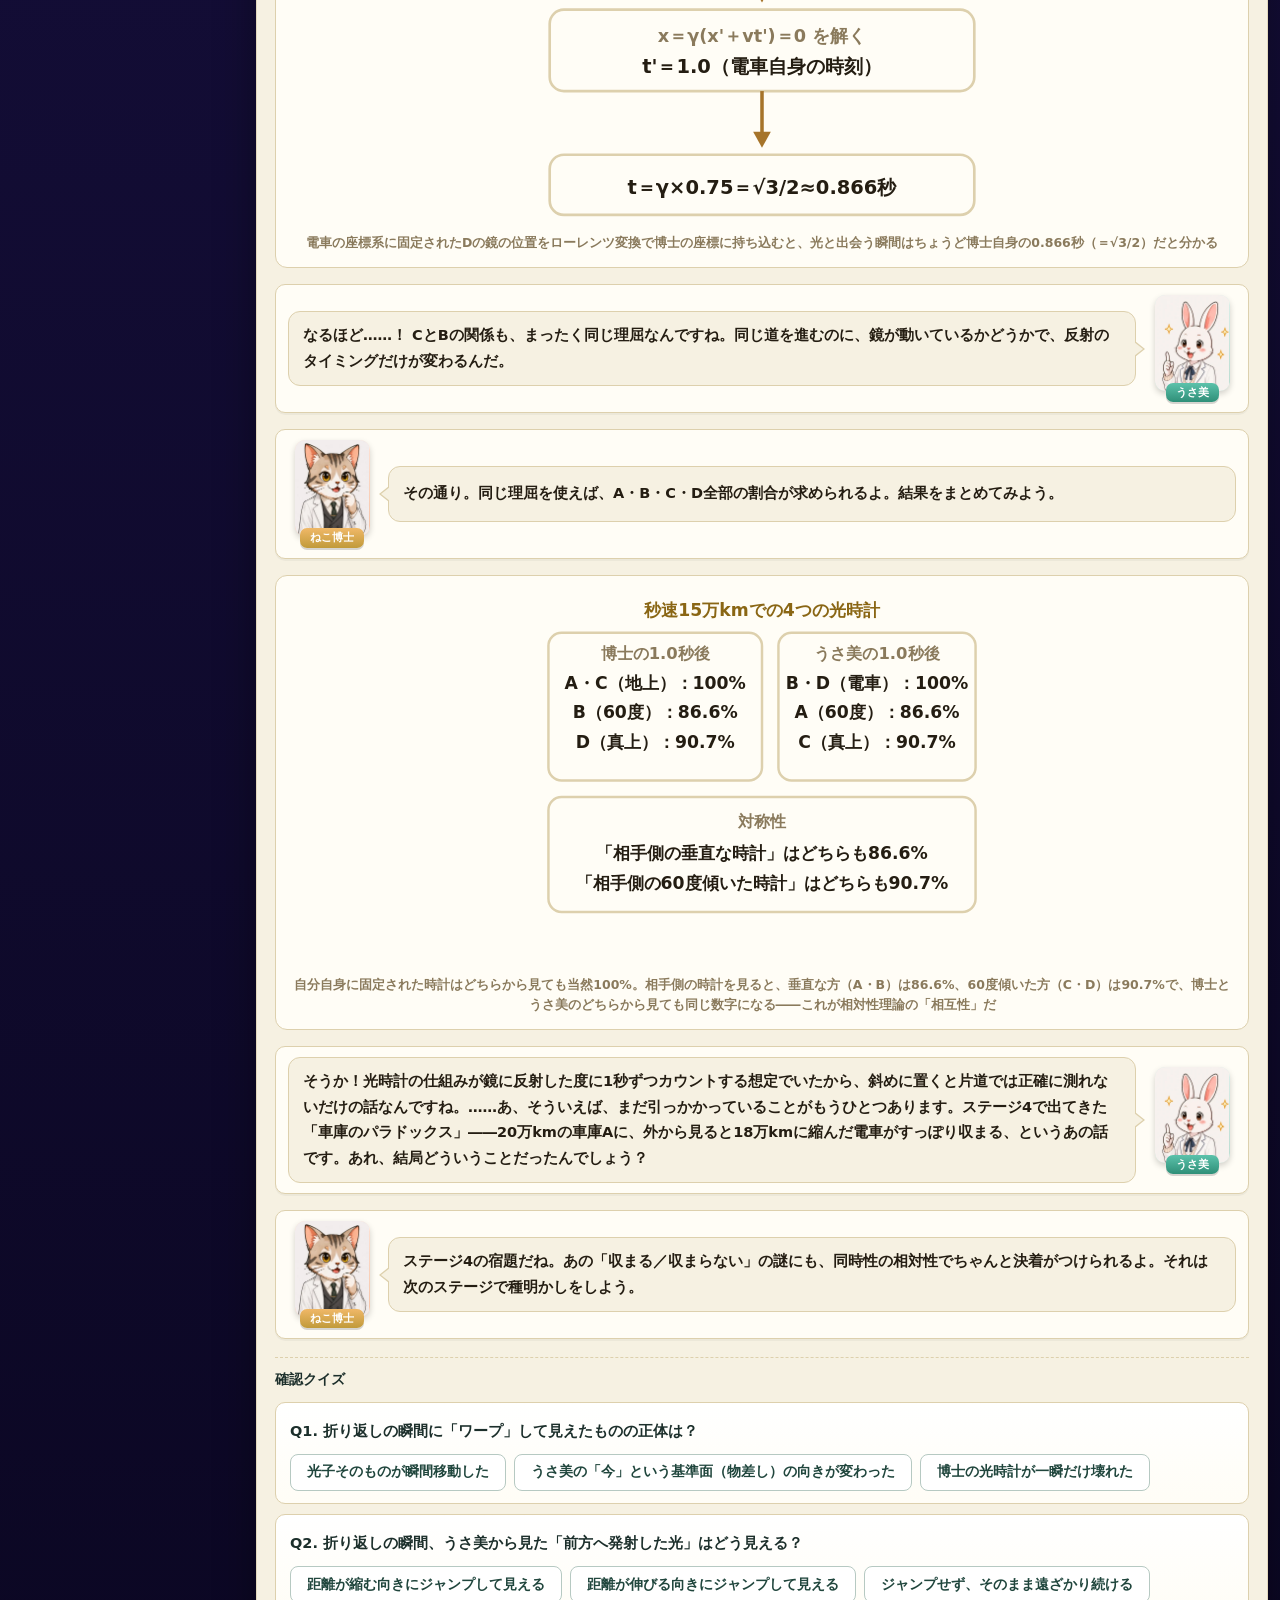
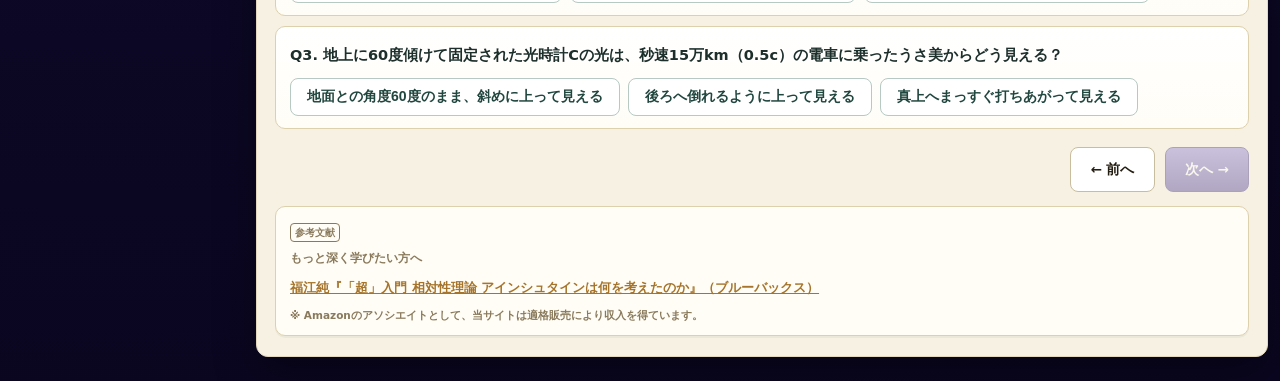
<file: stage7.html>
<!DOCTYPE html>
<html lang="ja">
<head>
<meta charset="UTF-8">
<meta name="viewport" content="width=device-width, initial-scale=1.0">
<meta name="theme-color" content="#241a5e">
<!-- Google tag (gtag.js) -->
<script async src="https://www.googletagmanager.com/gtag/js?id=G-9RTQCP2HXM"></script>
<script>
  window.dataLayer = window.dataLayer || [];
  function gtag(){dataLayer.push(arguments);}
  gtag('js', new Date());
  gtag('config', 'G-9RTQCP2HXM');
</script>
<title>STAGE7 双子のパラドックスの種明かし ― 中学数学で読み解く特殊相対性理論</title>
<meta name="description" content="折り返しの瞬間、光がワープして見えるのはなぜか。「今」という物差しの切り替えという種明かしを、前方へ発射した光や60度傾いた光時計で確かめるステージ。">
<link rel="canonical" href="https://special-relativity.habatakijuku.com/stage7">
<meta property="og:type" content="article">
<meta property="og:site_name" content="中学数学で読み解く特殊相対性理論">
<meta property="og:locale" content="ja_JP">
<meta property="og:title" content="STAGE7 双子のパラドックスの種明かし ― 中学数学で読み解く特殊相対性理論">
<meta property="og:description" content="ワープして見えた光の正体は「今」という物差し。種明かしを応用問題で確かめるステージ。">
<meta property="og:url" content="https://special-relativity.habatakijuku.com/stage7">
<meta property="og:image" content="https://special-relativity.habatakijuku.com/images/ogp.png">
<meta name="twitter:card" content="summary_large_image">
<link rel="icon" type="image/png" href="images/favicon.png">
<link rel="stylesheet" href="design-system.css">
<style>
  .jump-svg{display:block;max-width:min(100%,320px);width:100%;height:auto;margin:auto}
  .jump-svg .axis{stroke:var(--line);stroke-width:1.5}
  .jump-svg .ref-line{stroke:var(--line);stroke-width:1;stroke-dasharray:2 4;opacity:.6}
  .jump-svg .path-out{stroke:var(--gold-dark);stroke-width:2;fill:none}
  .jump-svg .path-jump{stroke:#b5504a;stroke-width:2;stroke-dasharray:3 3;fill:none}
  .jump-svg .path-return{stroke:var(--gold-dark);stroke-width:2;fill:none}
  .jump-svg .pt{fill:var(--gold);stroke:var(--gold-dark);stroke-width:1}
  .jump-svg .axis-label{fill:var(--ink);font-size:10.5px;font-weight:800}
  .jump-svg .lbl{fill:var(--muted);font-size:10px;font-weight:700}
  .jump-svg .lbl-jump{fill:#b5504a;font-size:10px;font-weight:800}

  .beam-svg{display:block;max-width:min(100%,280px);width:100%;height:auto;margin:auto}
  .beam-svg .beam-wall{stroke:var(--line);stroke-width:2}
  .beam-svg .beam-ray{stroke:var(--gold-dark);stroke-width:2;stroke-dasharray:4 3}
  .beam-svg .beam-source{fill:var(--ink)}
  .beam-svg .beam-spot{fill:var(--gold);stroke:var(--gold-dark);stroke-width:1}
  .beam-svg .beam-jump{stroke:#b5504a;stroke-width:1.5}
  .beam-svg .beam-tick{stroke:#b5504a;stroke-width:1.5}
  .beam-svg .beam-label{fill:var(--muted);font-size:9.5px;font-weight:700}
  .beam-svg .beam-jump-label{fill:#b5504a;font-size:9.5px;font-weight:800}

  .fwd-svg{display:block;max-width:min(100%,320px);width:100%;height:auto;margin:auto}
  .fwd-svg .fwd-ground{stroke:var(--line);stroke-width:1.5;stroke-dasharray:6 6;animation:fwd-ground-scroll 6s linear infinite}
  @keyframes fwd-ground-scroll{
    0%{stroke-dashoffset:0px}
    40%{stroke-dashoffset:96px}
    80%{stroke-dashoffset:0px}
    90%{stroke-dashoffset:0px}
    100%{stroke-dashoffset:0px}
  }
  @media (prefers-reduced-motion:reduce){.fwd-svg .fwd-ground{animation:none}}
  .fwd-svg .fwd-launcher{fill:var(--ink)}
  .fwd-svg .fwd-tick{stroke:var(--muted);stroke-width:1}
  .fwd-svg .fwd-label{fill:var(--muted);font-size:9px;font-weight:700}
  .fwd-svg .fwd-photon{fill:var(--gold);stroke:var(--gold-dark);stroke-width:1;transform-box:fill-box;transform-origin:center;animation:fwd-move 6s linear infinite}
  @keyframes fwd-move{
    0%{transform:translateX(0);opacity:1}
    39.99%{transform:translateX(230px);opacity:1}
    40%{transform:translateX(57.5px);opacity:1}
    80%{transform:translateX(287.5px);opacity:1}
    90%{transform:translateX(287.5px);opacity:1}
    96%{transform:translateX(287.5px);opacity:0}
    98%{transform:translateX(0);opacity:0}
    100%{transform:translateX(0);opacity:1}
  }
  @media (prefers-reduced-motion:reduce){.fwd-svg .fwd-photon{animation:none}}
  .bp-combo-svg{display:block;max-width:min(100%,200px);width:100%;height:auto;margin:auto}
  .bp-combo-svg .bc-ground{stroke:var(--line);stroke-width:1.5;stroke-dasharray:5 5}
  .bp-combo-svg .bc-mirror-anim{stroke:var(--gold-dark);stroke-width:2.5;stroke-linecap:round}
  .bp-combo-svg .bc-pad{stroke:var(--ink);stroke-width:3;stroke-linecap:round}
  .bp-combo-svg .bc-pad-leg{stroke:var(--ink);stroke-width:2;stroke-linecap:round}
  .bp-combo-svg .bc-photon{fill:var(--gold);stroke:var(--gold-dark);stroke-width:1;transform-box:fill-box;transform-origin:center;animation:bc-rise 3s linear infinite}
  .bp-combo-svg .bc-group{animation:bc-drift 3s linear infinite}
  @keyframes bc-drift{
    0%{transform:translateX(0);opacity:1}
    40%{transform:translateX(-48px);opacity:1}
    80%{transform:translateX(0);opacity:1}
    90%{transform:translateX(0);opacity:1}
    96%{transform:translateX(0);opacity:0}
    100%{transform:translateX(0);opacity:0}
  }
  @keyframes bc-rise{
    0%{transform:translateY(0);opacity:1}
    40%{transform:translateY(-62.4px);opacity:1}
    41%{transform:translateY(-62.4px);opacity:.15}
    42%{transform:translateY(-23.4px);opacity:.15}
    43%{transform:translateY(-23.4px);opacity:1}
    57%{transform:translateY(0px);opacity:1}
    80%{transform:translateY(-39px);opacity:1}
    96%{transform:translateY(-39px);opacity:1}
    97%{transform:translateY(0px);opacity:1}
    100%{transform:translateY(0px);opacity:1}
  }
  .bp-combo-svg .bc-photon-smooth{animation:bc-rise-smooth 3.5s linear infinite}
  @keyframes bc-rise-smooth{
    0%{transform:translateY(0)}
    36.5%{transform:translateY(-62.4px)}
    39.17%{transform:translateY(-78px)}
    42.5%{transform:translateY(-58.5px)}
    48.5%{transform:translateY(-23.4px)}
    62.19%{transform:translateY(0px)}
    85%{transform:translateY(-39px)}
    90%{transform:translateY(-39px)}
    96%{transform:translateY(-39px)}
    97%{transform:translateY(0px)}
    100%{transform:translateY(0px)}
  }
  .bp-combo-svg .bc-group-smooth{animation:bc-drift-smooth 3.5s linear infinite}
  @keyframes bc-drift-smooth{
    0%{transform:translateX(0);opacity:1}
    36.5%{transform:translateX(-43.8px);opacity:1}
    38%{transform:translateX(-45.38px);opacity:1}
    39.5%{transform:translateX(-46.5px);opacity:1}
    41%{transform:translateX(-47.18px);opacity:1}
    42.5%{transform:translateX(-47.4px);opacity:1}
    44%{transform:translateX(-47.18px);opacity:1}
    45.5%{transform:translateX(-46.5px);opacity:1}
    47%{transform:translateX(-45.38px);opacity:1}
    48.5%{transform:translateX(-43.8px);opacity:1}
    85%{transform:translateX(0);opacity:1}
    90%{transform:translateX(0);opacity:1}
    96%{transform:translateX(0);opacity:0}
    100%{transform:translateX(0);opacity:0}
  }
  @media (prefers-reduced-motion:reduce){.bp-combo-svg .bc-group,.bp-combo-svg .bc-photon,.bp-combo-svg .bc-photon-smooth,.bp-combo-svg .bc-group-smooth{animation:none}}

  .calc-flow-svg{display:block;max-width:min(100%,300px);width:100%;height:auto;margin:auto}
  .calc-flow-svg .cf-box{fill:var(--paper2);stroke:var(--line);stroke-width:1.5}
  .calc-flow-svg .cf-label{fill:var(--muted);font-size:10px;font-weight:700;text-anchor:middle}
  .calc-flow-svg .cf-value{fill:var(--ink);font-size:11px;font-weight:800;text-anchor:middle}
  .calc-flow-svg .cf-arrow{stroke:var(--gold-dark);stroke-width:2;fill:none}
  .calc-flow-svg .cf-arrow-head{fill:var(--gold-dark)}
  .summary4-svg{display:block;max-width:min(100%,320px);width:100%;height:auto;margin:auto}
  .summary4-svg .s4-box{fill:var(--paper2);stroke:var(--line);stroke-width:1.5}
  .summary4-svg .s4-label{fill:var(--muted);font-size:10px;font-weight:700;text-anchor:middle}
  .summary4-svg .s4-value{fill:var(--ink);font-size:10.5px;font-weight:800;text-anchor:middle}
  .summary4-svg .s4-title{fill:#8a6614;font-size:10.5px;font-weight:800;text-anchor:middle}
  .ac-coincide-svg{display:block;max-width:min(100%,280px);width:100%;height:auto;margin:auto}
  .ac-coincide-svg .ac-track{stroke:var(--gold-dark);stroke-width:2.5;fill:none}
  .ac-coincide-svg .ac-dot{fill:var(--gold);stroke:var(--gold-dark);stroke-width:1}
  .ac-coincide-svg .ac-tick{stroke:var(--muted);stroke-width:1.2}
  .ac-coincide-svg .ac-label{fill:var(--muted);font-size:10px;font-weight:700}
  .setup4-svg{display:block;max-width:min(100%,320px);width:100%;height:auto;margin:auto}
  .setup4-svg .s4d-ground{stroke:var(--line);stroke-width:1.5;stroke-dasharray:5 5}
  .setup4-svg .s4d-rod{stroke:var(--gold-dark);stroke-width:2.5;stroke-linecap:round}
  .setup4-svg .s4d-train{fill:var(--ink)}
  .setup4-svg .s4d-label{fill:var(--ink);font-size:11px;font-weight:800;text-anchor:middle}
  .setup4-svg .s4d-sublabel{fill:var(--muted);font-size:9px;font-weight:700;text-anchor:middle}
  .setup4-svg .s4d-arrow{stroke:var(--muted);stroke-width:1.5}
  .setup4-svg .s4d-arrowhead{fill:var(--muted)}
  .setup4-svg .s4d-angle{stroke:var(--gold-dark);stroke-width:1.2;fill:none}
  .setup4-svg .s4d-angle-label{fill:#8a6614;font-size:10px;font-weight:800;text-anchor:middle}
  .setup4-svg .s4d-basedot{fill:var(--ink)}

  .cd-compare{display:flex;align-items:flex-start;justify-content:center;gap:12px;flex-wrap:wrap;margin-bottom:6px}
  .cd-compare .cd-svg{flex:0 1 220px;min-width:0;width:100%;max-width:230px;height:auto}
  .cd-svg .cd-ground{stroke:var(--line);stroke-width:1.5;stroke-dasharray:5 5}
  .cd-svg .cd-rod{stroke:var(--gold-dark);stroke-width:2;stroke-linecap:round;opacity:.6}
  .cd-svg .cd-vref{stroke:var(--muted);stroke-width:1;stroke-dasharray:3 3;opacity:.6}
  .cd-svg .cd-train{fill:var(--ink)}
  .cd-svg .cd-label{fill:var(--muted);font-size:10px;font-weight:700}
  .cd-svg .cd-caption{fill:var(--muted);font-size:10.5px;font-weight:700;text-anchor:middle}
  .cd-svg .cd-title{fill:#8a6614;font-size:10.5px;font-weight:800;text-anchor:middle}
  .cd-svg .c-group{animation:c-drift 3.6s linear infinite}
  .cd-svg .c-photon{fill:var(--gold);stroke:var(--gold-dark);stroke-width:1;transform-box:fill-box;transform-origin:center;animation:c-rise 3.6s linear infinite}
  @keyframes c-drift{
    0%{transform:translateX(0);opacity:1}
    70%{transform:translateX(60px);opacity:1}
    85%{transform:translateX(60px);opacity:0}
    100%{transform:translateX(0);opacity:0}
  }
  @keyframes c-rise{
    0%{transform:translateY(0)}
    70%{transform:translateY(-104px)}
    85%{transform:translateY(-104px)}
    100%{transform:translateY(0)}
  }
  @media (prefers-reduced-motion:reduce){.cd-svg .c-group,.cd-svg .c-photon{animation:none}}
  .cd-svg .d-group{animation:d-drift 3.6s linear infinite}
  .cd-svg .d-photon{fill:var(--gold);stroke:var(--gold-dark);stroke-width:1;transform-box:fill-box;transform-origin:center;animation:d-rise 3.6s linear infinite}
  @keyframes d-drift{
    0%{transform:translateX(0);opacity:1}
    70%{transform:translateX(60px);opacity:1}
    85%{transform:translateX(60px);opacity:0}
    100%{transform:translateX(0);opacity:0}
  }
  @keyframes d-rise{
    0%{transform:translateY(0);opacity:1}
    70%{transform:translateY(-120px);opacity:1}
    85%{transform:translateY(-120px);opacity:0}
    100%{transform:translateY(0);opacity:0}
  }
  @media (prefers-reduced-motion:reduce){.cd-svg .d-group,.cd-svg .d-photon{animation:none}}

  .scissors-svg{display:block;max-width:min(100%,280px);width:100%;height:auto;margin:auto}
  .scissors-svg .sc-hinge{fill:var(--ink)}
  .scissors-svg .sc-path-guide{stroke:var(--gold-dark);stroke-width:1;stroke-dasharray:2 3;opacity:.3}
  .scissors-svg .sc-blade{stroke:#5b3fa6;stroke-width:2;stroke-linecap:round;animation-duration:4s;animation-timing-function:linear;animation-iteration-count:infinite}
  .scissors-svg .sc-blade-upper{transform-origin:40px 86px;animation-name:sc-rotate-upper}
  .scissors-svg .sc-blade-lower{transform-origin:40px 74px;animation-name:sc-rotate-lower}
  .scissors-svg .sc-point{fill:var(--gold);stroke:var(--gold-dark);stroke-width:1;transform-box:fill-box;transform-origin:center;filter:drop-shadow(0 0 4px rgba(212,160,23,.85));--sc-op:1;animation:sc-point-move 4s linear infinite}
  .scissors-svg .sc-point-echo{fill:var(--gold);transform-box:fill-box;transform-origin:center;animation:sc-point-move 4s linear infinite}
  .scissors-svg .sc-echo1{--sc-op:.35;animation-delay:.08s}
  .scissors-svg .sc-echo2{--sc-op:.15;animation-delay:.16s}
  .scissors-svg .sc-label{fill:var(--muted);font-size:10px;font-weight:700}
  @keyframes sc-rotate-upper{
    0%{transform:rotate(-30deg)}
    10%{transform:rotate(-27.01deg)}
    20%{transform:rotate(-24.02deg)}
    30%{transform:rotate(-21.03deg)}
    40%{transform:rotate(-18.04deg)}
    50%{transform:rotate(-15.05deg)}
    60%{transform:rotate(-12.07deg)}
    70%{transform:rotate(-9.08deg)}
    80%{transform:rotate(-6.09deg)}
    90%{transform:rotate(-3.10deg)}
    92%{transform:rotate(-2.5deg)}
    100%{transform:rotate(-30deg)}
  }
  @keyframes sc-rotate-lower{
    0%{transform:rotate(30deg)}
    10%{transform:rotate(27.01deg)}
    20%{transform:rotate(24.02deg)}
    30%{transform:rotate(21.03deg)}
    40%{transform:rotate(18.04deg)}
    50%{transform:rotate(15.05deg)}
    60%{transform:rotate(12.07deg)}
    70%{transform:rotate(9.08deg)}
    80%{transform:rotate(6.09deg)}
    90%{transform:rotate(3.10deg)}
    92%{transform:rotate(2.5deg)}
    100%{transform:rotate(30deg)}
  }
  @keyframes sc-point-move{
    0%{transform:translateX(0);opacity:var(--sc-op,1)}
    5%{transform:translateX(0.66px);opacity:var(--sc-op,1)}
    10%{transform:translateX(1.38px);opacity:var(--sc-op,1)}
    15%{transform:translateX(2.18px);opacity:var(--sc-op,1)}
    20%{transform:translateX(3.07px);opacity:var(--sc-op,1)}
    25%{transform:translateX(4.07px);opacity:var(--sc-op,1)}
    30%{transform:translateX(5.21px);opacity:var(--sc-op,1)}
    35%{transform:translateX(6.52px);opacity:var(--sc-op,1)}
    40%{transform:translateX(8.03px);opacity:var(--sc-op,1)}
    45%{transform:translateX(9.80px);opacity:var(--sc-op,1)}
    50%{transform:translateX(11.92px);opacity:var(--sc-op,1)}
    55%{transform:translateX(14.49px);opacity:var(--sc-op,1)}
    60%{transform:translateX(17.68px);opacity:var(--sc-op,1)}
    65%{transform:translateX(21.76px);opacity:var(--sc-op,1)}
    70%{transform:translateX(27.17px);opacity:var(--sc-op,1)}
    75%{transform:translateX(34.69px);opacity:var(--sc-op,1)}
    80%{transform:translateX(45.87px);opacity:var(--sc-op,1)}
    81%{transform:translateX(48.80px);opacity:var(--sc-op,1)}
    82%{transform:translateX(52.04px);opacity:var(--sc-op,1)}
    83%{transform:translateX(55.66px);opacity:var(--sc-op,1)}
    84%{transform:translateX(59.72px);opacity:var(--sc-op,1)}
    85%{transform:translateX(64.31px);opacity:var(--sc-op,1)}
    86%{transform:translateX(69.53px);opacity:var(--sc-op,1)}
    87%{transform:translateX(75.53px);opacity:var(--sc-op,1)}
    88%{transform:translateX(82.50px);opacity:var(--sc-op,1)}
    89%{transform:translateX(90.70px);opacity:var(--sc-op,1)}
    90%{transform:translateX(100.47px);opacity:var(--sc-op,1)}
    91%{transform:translateX(112.33px);opacity:var(--sc-op,1)}
    92%{transform:translateX(127.03px);opacity:var(--sc-op,1)}
    94%{opacity:0}
    98%{opacity:0;transform:translateX(0)}
    100%{opacity:var(--sc-op,1);transform:translateX(0)}
  }
  @media (prefers-reduced-motion:reduce){.scissors-svg .sc-blade,.scissors-svg .sc-point,.scissors-svg .sc-point-echo{animation:none}}

  .rt-compare{display:flex;align-items:flex-start;justify-content:center;gap:14px;flex-wrap:wrap;margin-bottom:6px}
  .rt-compare .rt-svg{flex:0 1 200px;min-width:0;width:100%;max-width:210px;height:auto}
  .rt-svg .rt-title{fill:#8a6614;font-size:10px;font-weight:800;text-anchor:middle}
  .rt-svg .rt-ground{stroke:var(--line);stroke-width:1.5;stroke-dasharray:5 5}
  .rt-svg .rt-base{fill:var(--ink);transform-box:fill-box;transform-origin:center}
  .rt-svg .rt-start-dot{fill:var(--ink)}
  .rt-svg .rt-photon{fill:var(--gold);stroke:var(--gold-dark);stroke-width:1;transform-box:fill-box;transform-origin:center}
  .rt-svg .rt-label{fill:var(--muted);font-size:9.5px;font-weight:700;text-anchor:middle}
  .rt-svg .rt-base-D{animation:rt-base-D 6s linear infinite}
  .rt-svg .rt-photon-D{animation:rt-photon-D 6s linear infinite}
  @keyframes rt-base-D{
    0%{transform:translateX(0);opacity:1}
    70%{transform:translateX(139px);opacity:1}
    85%{transform:translateX(139px);opacity:0}
    86%{transform:translateX(0);opacity:0}
    100%{transform:translateX(0);opacity:1}
  }
  @keyframes rt-photon-D{
    0%{transform:translate(0,0);opacity:1}
    26.25%{transform:translate(0,-104px);opacity:1}
    70%{transform:translate(139px,0);opacity:1}
    85%{transform:translate(139px,0);opacity:0}
    86%{transform:translate(0,0);opacity:0}
    100%{transform:translate(0,0);opacity:1}
  }
  .rt-svg .rt-base-C{animation:rt-base-C 6s linear infinite}
  .rt-svg .rt-photon-C{animation:rt-photon-C 6s linear infinite}
  @keyframes rt-base-C{
    0%{transform:translateX(0);opacity:1}
    70%{transform:translateX(-139px);opacity:1}
    85%{transform:translateX(-139px);opacity:0}
    86%{transform:translateX(0);opacity:0}
    100%{transform:translateX(0);opacity:1}
  }
  @keyframes rt-photon-C{
    0%{transform:translate(0,0);opacity:1}
    26.25%{transform:translate(0,-104px);opacity:1}
    70%{transform:translate(-139px,0);opacity:1}
    85%{transform:translate(-139px,0);opacity:0}
    86%{transform:translate(0,0);opacity:0}
    100%{transform:translate(0,0);opacity:1}
  }
  .rt-svg .rt-train{fill:var(--ink)}
  .rt-svg .rt-ground-scroll{animation:rt-ground-C 6s linear infinite}
  @keyframes rt-ground-C{
    0%{stroke-dashoffset:0px}
    70%{stroke-dashoffset:170px}
    85%{stroke-dashoffset:170px}
    86%{stroke-dashoffset:0px}
    100%{stroke-dashoffset:0px}
  }
  .rt-svg .rt-track-ref{stroke:var(--muted);stroke-width:1;stroke-dasharray:3 3;opacity:.6}
  .rt-svg .rt-photon-ref{animation:rt-photon-ref 6s linear infinite}
  @keyframes rt-photon-ref{
    0%{transform:translate(0,0);opacity:1}
    30.3%{transform:translate(0,-120px);opacity:1}
    60.6%{transform:translate(0,0);opacity:1}
    85%{transform:translate(0,0);opacity:0}
    86%{transform:translate(0,0);opacity:0}
    100%{transform:translate(0,0);opacity:1}
  }
  .rt-svg .rt-photon-zz{fill:#2f8a8f;stroke:#1f6a6f;stroke-width:1;transform-box:fill-box;transform-origin:center}
  .rt-svg .rt-photon-zz-right{animation:rt-photon-zz-right 6s linear infinite}
  .rt-svg .rt-photon-zz-left{animation:rt-photon-zz-left 6s linear infinite}
  @keyframes rt-photon-zz-right{
    0%{transform:translate(0,0);opacity:1}
    35%{transform:translate(69.5px,-120px);opacity:1}
    70%{transform:translate(139px,0);opacity:1}
    85%{transform:translate(139px,0);opacity:0}
    86%{transform:translate(0,0);opacity:0}
    100%{transform:translate(0,0);opacity:1}
  }
  @keyframes rt-photon-zz-left{
    0%{transform:translate(0,0);opacity:1}
    35%{transform:translate(-69.5px,-120px);opacity:1}
    70%{transform:translate(-139px,0);opacity:1}
    85%{transform:translate(-139px,0);opacity:0}
    86%{transform:translate(0,0);opacity:0}
    100%{transform:translate(0,0);opacity:1}
  }
  .rt-svg .rt-photon-diag{fill:#5b3fa6;stroke:#3f2b74;stroke-width:1;transform-box:fill-box;transform-origin:center}
  .rt-svg .rt-photon-diag-right{animation:rt-photon-diag-right 6s linear infinite}
  .rt-svg .rt-photon-diag-left{animation:rt-photon-diag-left 6s linear infinite}
  @keyframes rt-photon-diag-right{
    0%{transform:translate(0,0);opacity:1}
    30.3%{transform:translate(60px,-104px);opacity:1}
    60.6%{transform:translate(0,0);opacity:1}
    85%{transform:translate(0,0);opacity:0}
    86%{transform:translate(0,0);opacity:0}
    100%{transform:translate(0,0);opacity:1}
  }
  @keyframes rt-photon-diag-left{
    0%{transform:translate(0,0);opacity:1}
    30.3%{transform:translate(-60px,-104px);opacity:1}
    60.6%{transform:translate(0,0);opacity:1}
    85%{transform:translate(0,0);opacity:0}
    86%{transform:translate(0,0);opacity:0}
    100%{transform:translate(0,0);opacity:1}
  }
  @media (prefers-reduced-motion:reduce){.rt-svg .rt-base-D,.rt-svg .rt-photon-D,.rt-svg .rt-base-C,.rt-svg .rt-photon-C,.rt-svg .rt-ground-scroll,.rt-svg .rt-photon-ref,.rt-svg .rt-photon-zz-right,.rt-svg .rt-photon-zz-left,.rt-svg .rt-photon-diag-right,.rt-svg .rt-photon-diag-left{animation:none}}
</style>
</head>
<body>
<div class="app-shell side-collapsed" id="app-shell">
  <header class="game-header">
    <div class="brand">
      <div class="brand-title"><a class="head-reset home-badge" href="index.html" title="トップへ" aria-label="トップへ">🌌</a> <span>中学数学で読み解く特殊相対性理論</span></div>
      <div class="brand-sub">STAGE 7 ― 双子のパラドックスの種明かし ―</div>
    </div>
    <div class="head-progress-wrap">
      <div class="head-progress-label" id="progress-label">クリア 0 / 8</div>
      <div class="head-progress" role="progressbar" aria-label="クリア済みステージ数" aria-valuemin="0" aria-valuemax="8" aria-valuenow="0"><div class="head-progress-fill" id="progress-fill" style="width:0%"></div></div>
    </div>
    <div class="header-actions">
      <button class="head-reset" id="btn-reset-all">🔄 最初から</button>
      <button class="head-reset" id="head-nav-toggle" title="ステージ一覧の表示切替">☰ ナビ</button>
    </div>
  </header>

  <div class="game-layout">
    <div class="side-backdrop" id="side-backdrop"></div>
    <aside class="side-panel">
      <div class="side-head">
        <button class="side-toggle" id="sidebar-toggle" title="ステージ一覧の表示切替" aria-label="ステージ一覧の表示切替">☰</button>
        <span class="side-head-text">📚 ステージ一覧</span>
      </div>
      <div class="side-list" id="side-list"></div>
    </aside>

    <main class="main-area">
      <div class="chapter-head">
        <span class="chapter-badge">STAGE 7</span><span class="chapter-title">双子のパラドックスの種明かし</span>
        <div class="chapter-sub">ジャンプの正体は、「今」という物差し</div>
      </div>

      <div class="mission-box">
        <div class="mission-label">🎯 ミッション</div>
        <div class="mission-text">「同時性のジャンプ」の正体を見極め、前方へ発射した光や60度傾いた光時計でもちゃんと辻褄が合うことを確かめよう。</div>
        <span class="mission-status" id="mission-status">未達成</span>
      </div>

      <div class="dialogue-scene">
        <div class="dialog-row">
          <div class="dialog-character">
            <div class="dialog-avatar mentor"><img src="images/cat.webp" width="300" height="386" alt=""></div>
            <div class="dialog-name mentor">ねこ博士</div>
          </div>
          <div class="dialog-bubble">前のステージの最後の、うさ美の疑問から始めよう——折り返しの瞬間、Aの光は80%の高さから30%の高さへワープして見えた。これは光速度不変の原理に反しないのか？ いよいよ、双子のパラドックスの本当の種明かしだ。</div>
        </div>
      </div>

      <div class="diagram-box">
        <svg class="bp-combo-svg" viewBox="0 0 150 110" role="img" aria-label="うさ美から見た博士の光時計（鏡と発射台の一対）そのものが動くアニメーション。鏡と発射台と地面はなめらかに減速・加速しながら左へ流れて折り返し、右へ戻るだけ。光もワープはせず、80%の高さから天井鏡まで届いて反射し、そのままなめらかに（でも速く）30%の高さまで下りて、発射台で反射し2周目の半分まで上る">
          <g class="bc-group bc-group-smooth">
            <line class="bc-ground" x1="-50" y1="100" x2="200" y2="100"></line>
            <line class="bc-mirror-anim" x1="55" y1="14" x2="95" y2="14"></line>
            <line class="bc-pad" x1="55" y1="92" x2="95" y2="92"></line>
            <line class="bc-pad-leg" x1="63" y1="92" x2="63" y2="99"></line>
            <line class="bc-pad-leg" x1="87" y1="92" x2="87" y2="99"></line>
            <circle class="bc-photon bc-photon-smooth" cx="75" cy="92" r="4.5"></circle>
          </g>
        </svg>
        <div class="diagram-caption">実際にはワープしない。鏡と発射台と地面はなめらかに流れているだけで、光も瞬間移動せず、天井鏡まで届いて反射してから、なめらかに（でもとても速く）30%の高さまで下りてくる</div>
      </div>

      <div class="dialogue-scene">
        <div class="dialog-row">
          <div class="dialog-character">
            <div class="dialog-avatar mentor"><img src="images/cat.webp" width="300" height="386" alt=""></div>
            <div class="dialog-name mentor">ねこ博士</div>
          </div>
          <div class="dialog-bubble">実はこれが、ステージ2で学んだ「どの慣性系から見ても」という言葉が生きてくる場面なんだ。光速度不変の原理は慣性系（一定の速さでまっすぐ進んでいる立場）でこそ成り立つルール。でも、うさ美が折り返すときの加速（減速）中は、慣性系が連続的に切り替わっている最中だから、話が少し変わってくるんだ。</div>
        </div>
        <div class="dialog-row right">
          <div class="dialog-character">
            <div class="dialog-avatar student"><img src="images/rabbitThink.webp" width="300" height="386" alt=""></div>
            <div class="dialog-name student">うさ美</div>
          </div>
          <div class="dialog-bubble">じゃあ、折り返しの間だけは光速度不変が破れている、ということですか？</div>
        </div>
        <div class="dialog-row">
          <div class="dialog-character">
            <div class="dialog-avatar mentor"><img src="images/cat.webp" width="300" height="386" alt=""></div>
            <div class="dialog-name mentor">ねこ博士</div>
          </div>
          <div class="dialog-bubble">いや、そうじゃない。ワープして見えるのは「本物の光」じゃなくて、うさ美が「博士の今」をどう決めるかという物差しの方なんだ。光そのものは行きも帰りもずっと秒速30万kmでまっすぐ進んでいて、一瞬たりとも速さは変わっていない。</div>
        </div>
        <div class="dialog-row">
          <div class="dialog-character">
            <div class="dialog-avatar mentor"><img src="images/cat.webp" width="300" height="386" alt=""></div>
            <div class="dialog-name mentor">ねこ博士</div>
          </div>
          <div class="dialog-bubble">たとえば、すごく遠い壁に向かってレーザーポインターをサッと振ると、点は壁の上を光速より速く走って見えることがある。でも実際に飛んでいる光子1本1本は、ちゃんと秒速30万kmでしか進んでいないよね？ 動いて見えるのは「点の位置」というパターンだけで、物や情報そのものが運ばれているわけじゃないから、光速を超えて見えても問題ないんだ。</div>
        </div>
      </div>

      <div class="diagram-box">
        <svg class="beam-svg" viewBox="0 0 300 120" role="img" aria-label="レーザーポインターを振ったときのたとえ。光線1本1本は秒速30万kmで進むが、遠くの壁の上でスポットが動く速さはそれより速く見えることがある">
          <line class="beam-wall" x1="200" y1="12" x2="200" y2="108"></line>
          <line class="beam-ray" x1="20" y1="60" x2="200" y2="22"></line>
          <line class="beam-ray" x1="20" y1="60" x2="200" y2="98"></line>
          <circle class="beam-source" cx="20" cy="60" r="4"></circle>
          <circle class="beam-spot" cx="200" cy="22" r="3.5"></circle>
          <circle class="beam-spot" cx="200" cy="98" r="3.5"></circle>
          <text class="beam-label" x="95" y="34" text-anchor="middle">秒速30万km</text>
          <text class="beam-label" x="95" y="92" text-anchor="middle">秒速30万km</text>
          <line class="beam-tick" x1="208" y1="22" x2="216" y2="22"></line>
          <line class="beam-tick" x1="208" y1="98" x2="216" y2="98"></line>
          <line class="beam-jump" x1="212" y1="22" x2="212" y2="98"></line>
          <text class="beam-jump-label" x="220" y="56">点の移動は</text>
          <text class="beam-jump-label" x="220" y="67">もっと速く見える</text>
        </svg>
        <div class="diagram-caption">レーザーポインターを速く振ると、遠い壁の上でスポットが動く速さは光速を超えて見えることがある。でも実際に飛んでいる光は1本1本、常に秒速30万kmでまっすぐ進んでいるだけ</div>
      </div>

      <div class="dialogue-scene">
        <div class="dialog-row right">
          <div class="dialog-character">
            <div class="dialog-avatar student"><img src="images/rabbitThink.webp" width="300" height="386" alt=""></div>
            <div class="dialog-name student">うさ美</div>
          </div>
          <div class="dialog-bubble">でも、レーザーポインターの例えだと、壁の点を光らせているのはそのつど別々の光子ですよね？ 光時計の光は、行きも帰りもずっと同じ1つの光子のはずです。同じ粒子の「今どこにいるか」が一瞬で切り替わって見えるのは、やっぱり少し腑に落ちません。</div>
        </div>
        <div class="dialog-row">
          <div class="dialog-character">
            <div class="dialog-avatar mentor"><img src="images/catThink.webp" width="300" height="386" alt=""></div>
            <div class="dialog-name mentor">ねこ博士</div>
          </div>
          <div class="dialog-bubble">いいところに気づいたね。実はレーザーポインターの例えは「別々の光子が代わる代わる点を照らす」ケースの説明だから、「同じ1つの光子」を追いかける今回の場合とは、厳密には少し違う話なんだ。もっとぴったりの例えを見せよう。</div>
        </div>
        <div class="dialog-row">
          <div class="dialog-character">
            <div class="dialog-avatar mentor"><img src="images/cat.webp" width="300" height="386" alt=""></div>
            <div class="dialog-name mentor">ねこ博士</div>
          </div>
          <div class="dialog-bubble">はさみを閉じるところを想像して。刃自体はゆっくり動いているだけなのに、2枚の刃が交わる「点」は、はさみが長ければ長いほど、閉じる角度の変化に応じてすごく速く動くことができる。金属そのものが速く動いているわけじゃなく、「2つの線が交わる場所」という、物ではない幾何学的な点が動いているだけだからなんだ。</div>
        </div>
      </div>

      <div class="diagram-box">
        <svg class="scissors-svg" viewBox="0 0 260 160" role="img" aria-label="はさみが閉じる様子。刃はゆっくり回転するだけだが、支点の少し先で実際に交わる点は、閉じるほどどんどん速く刃先の方向へ動いていく">
          <circle class="sc-hinge" cx="40" cy="80" r="4"></circle>
          <line class="sc-path-guide" x1="50" y1="80" x2="178" y2="80"></line>
          <line class="sc-blade sc-blade-upper" x1="40" y1="86" x2="190" y2="86"></line>
          <line class="sc-blade sc-blade-lower" x1="40" y1="74" x2="190" y2="74"></line>
          <circle class="sc-point-echo sc-echo2" cx="50.4" cy="80" r="3"></circle>
          <circle class="sc-point-echo sc-echo1" cx="50.4" cy="80" r="4"></circle>
          <circle class="sc-point" cx="50.4" cy="80" r="5"></circle>
          <text class="sc-label" x="20" y="102">支点</text>
          <text class="sc-label" x="140" y="24">刃はゆっくり回転</text>
          <text class="sc-label" x="120" y="148">交わる点はどんどん加速</text>
        </svg>
        <div class="diagram-caption">刃自体はゆっくり閉じていくだけなのに、2枚の刃が交わる点は、閉じるほど（角度が小さいほど）どんどん速く外側へ動いていく——物ではない「交わる場所」だから、光速を超えても物理法則に反しない</div>
      </div>

      <div class="dialogue-scene">
        <div class="dialog-row">
          <div class="dialog-character">
            <div class="dialog-avatar mentor"><img src="images/cat.webp" width="300" height="386" alt=""></div>
            <div class="dialog-name mentor">ねこ博士</div>
          </div>
          <div class="dialog-bubble">光子自身は、うさ美が何をしようが関係なく、宇宙の中に決まった1本の道筋をすでに持っている――これがはさみの片方の刃にあたる。もう片方の刃は、うさ美自身の「今」という基準面。折り返しの瞬間、この基準面の向きが急に変わるから、「基準面と光子の道筋が交わる点」――つまりうさ美から見た光の位置――がすごい速さでスライドする。でも動いているのは彼女の物差しの向きだけで、光子という「物」自体は、相変わらず秒速30万kmで自分の道を進んでいるだけなんだ。</div>
        </div>
        <div class="dialog-row right">
          <div class="dialog-character">
            <div class="dialog-avatar student"><img src="images/rabbit.webp" width="300" height="386" alt=""></div>
            <div class="dialog-name student">うさ美</div>
          </div>
          <div class="dialog-bubble">なるほど……！ 光子そのものが瞬間移動しているんじゃなくて、私の「今」の基準という、物ではない面が向きを変えているだけなんですね。だから同じ1つの粒子でも、光速度不変の原理とは矛盾しないんだ。</div>
        </div>
      </div>

      <div class="dialogue-scene">
        <div class="dialog-row right">
          <div class="dialog-character">
            <div class="dialog-avatar student"><img src="images/rabbitThink.webp" width="300" height="386" alt=""></div>
            <div class="dialog-name student">うさ美</div>
          </div>
          <div class="dialog-bubble">では例えば、電車にもう一つ光の発射台があったとして、スタート時に進行方向に向かって光が発射されたとします。うさ美にとっては秒速30万kmで遠ざかっていくように見えるはずですが、折り返し時にはどう見えますか？ 博士は「動かない点」でしたけど、光は動き続けていますよね……。</div>
        </div>
        <div class="dialog-row">
          <div class="dialog-character">
            <div class="dialog-avatar mentor"><img src="images/cat.webp" width="300" height="386" alt=""></div>
            <div class="dialog-name mentor">ねこ博士</div>
          </div>
          <div class="dialog-bubble">面白い応用問題だね！ うさ美自身の時間で1.0秒経った折り返しの瞬間には、光は彼女から見て30万km先にいる。ここでも「今」の基準がジャンプするのは博士のときと同じだよ。でも博士は動かない点だったのに対して、この光は動き続けている目標だから、「切り替わった後の基準面が、光の（すでに進み続けている）軌道のどこと交わるか」を計算し直す必要があるんだ。</div>
        </div>
      </div>


      <div class="diagram-box">
        <svg class="jump-svg" viewBox="0 0 280 150" role="img" aria-label="うさ美から見た、前方へ発射された光までの距離の変化。折り返し直前は30万kmまで一定の速さで遠ざかり、折り返しの瞬間に7.5万kmまで一気に近づき、その後また一定の速さで遠ざかっていく">
          <text class="axis-label" x="18" y="14">うさ美から見た「前方の光までの距離」</text>
          <line class="axis" x1="50" y1="120" x2="260" y2="120"></line>
          <line class="axis" x1="50" y1="20" x2="50" y2="120"></line>
          <line class="ref-line" x1="50" y1="20" x2="260" y2="20"></line>
          <path class="path-out" d="M50,120 L145,40"></path>
          <path class="path-jump" d="M145,40 L145,100"></path>
          <path class="path-return" d="M145,100 L260,20"></path>
          <circle class="pt" cx="50" cy="120" r="3.5"></circle>
          <circle class="pt" cx="145" cy="40" r="3.5"></circle>
          <circle class="pt" cx="145" cy="100" r="3.5"></circle>
          <circle class="pt" cx="260" cy="20" r="3.5"></circle>
          <text class="lbl" x="50" y="133" text-anchor="middle">0秒</text>
          <text class="lbl" x="145" y="133" text-anchor="middle" font-size="9.5">1.0秒（折り返し）</text>
          <text class="lbl" x="260" y="133" text-anchor="middle">2.0秒</text>
          <text class="lbl" x="46" y="123" text-anchor="end">0</text>
          <text class="lbl" x="46" y="103" text-anchor="end">7.5万km</text>
          <text class="lbl" x="46" y="43" text-anchor="end">30万km</text>
          <text class="lbl" x="46" y="23" text-anchor="end">37.5万km</text>
          <text class="lbl-jump" x="151" y="73">－22.5万km</text>
        </svg>
        <div class="diagram-caption">横軸はうさ美自身の経過時間、縦軸はうさ美から見た「前方の光までの距離」。博士の時計のグラフとは逆に、折り返しの瞬間だけ距離が縮む向きにジャンプする</div>
      </div>

      <div class="dialogue-scene">
        <div class="dialog-row">
          <div class="dialog-character">
            <div class="dialog-avatar mentor"><img src="images/cat.webp" width="300" height="386" alt=""></div>
            <div class="dialog-name mentor">ねこ博士</div>
          </div>
          <div class="dialog-bubble">計算すると、帰りの基準に切り替わった瞬間、光は7.5万km先にいることになる。30万kmから7.5万kmへ、22.5万km分「近づいた」ように見えるんだ。博士のジャンプとは向きが逆――博士はうさ美の後ろ（進行方向と逆側）にいたから時計が進む向きにジャンプしたけど、この光は前（進行方向と同じ側）にあるから、距離が縮む向きにジャンプするんだよ。</div>
        </div>
      </div>

      <div class="diagram-box">
        <svg class="fwd-svg" viewBox="0 0 330 100" role="img" aria-label="うさ美が出発時に前方へ発射した光の動き。地面の破線は行きは前へ、折り返しからは後ろへ流れて電車の進行方向と折り返しを表す。光は折り返し直前は30万km先まで進むが、折り返しの瞬間に7.5万km先まで一瞬で近づき、その後また一定の速さで遠ざかっていく">
          <line class="fwd-ground" x1="0" y1="80" x2="330" y2="80"></line>
          <rect class="fwd-launcher" x="14" y="70" width="12" height="10"></rect>
          <line class="fwd-tick" x1="77.5" y1="70" x2="77.5" y2="90"></line>
          <text class="fwd-label" x="77.5" y="60" text-anchor="middle">7.5万km</text>
          <line class="fwd-tick" x1="250" y1="70" x2="250" y2="90"></line>
          <text class="fwd-label" x="250" y="60" text-anchor="middle">30万km</text>
          <line class="fwd-tick" x1="307.5" y1="70" x2="307.5" y2="90"></line>
          <text class="fwd-label" x="307.5" y="60" text-anchor="middle">37.5万km</text>
          <circle class="fwd-photon" cx="20" cy="75" r="4.5"></circle>
        </svg>
        <div class="diagram-caption">発射台（左端）は、うさ美自身の視点なので動かない。地面の破線は、行きは前へ、折り返しからは後ろへ流れて、電車の進行方向と折り返しを表している。光は秒速30万kmで遠ざかり、折り返しの瞬間だけ7.5万kmの地点へワープして見え、そこからまた秒速30万kmで遠ざかっていく</div>
      </div>

      <div class="dialogue-scene">
        <div class="dialog-row">
          <div class="dialog-character">
            <div class="dialog-avatar mentor"><img src="images/cat.webp" width="300" height="386" alt=""></div>
            <div class="dialog-name mentor">ねこ博士</div>
          </div>
          <div class="dialog-bubble">折り返した後も光速度不変は変わらないから、光は7.5万kmの地点から、また秒速30万kmで彼女から遠ざかっていく。うさ美が戻ってくるまでに、7.5万＋30万＝37.5万km先まで進んでいることになるんだ。</div>
        </div>
        <div class="dialog-row right">
          <div class="dialog-character">
            <div class="dialog-avatar student"><img src="images/rabbit.webp" width="300" height="386" alt=""></div>
            <div class="dialog-name student">うさ美</div>
          </div>
          <div class="dialog-bubble">なるほど……！ 博士は「後ろ」にあったから時計が進む向きにジャンプして、この光は「前」にあったから距離が縮む向きにジャンプするんですね。同じ「同時性のジャンプ」でも、位置関係によって向きが変わるんだ。</div>
        </div>
      </div>

      <div class="dialogue-scene">
        <div class="dialog-row right">
          <div class="dialog-character">
            <div class="dialog-avatar student"><img src="images/rabbitThink.webp" width="300" height="386" alt=""></div>
            <div class="dialog-name student">うさ美</div>
          </div>
          <div class="dialog-bubble">ではもう一つ。例えば先ほどの光時計AとBに加えて、地上では電車の進行方向に30度傾いた（地上との角度60度）光時計Cと、電車の上には進行方向逆向きに30度傾いた（地上との角度60度）光時計Dを置いて、秒速15万kmで走る電車のスタートと同時に光を発射させた場合、博士とわたし、それぞれの視点で、相手の時間はどう見えますか？ つまりわたしからはCが真上に打ちあがっている状態で、博士からはDが真上に打ちあがっている状態です。今回は電車は折り返さなくてもいいです。</div>
        </div>
      </div>

      <div class="diagram-box">
        <svg class="setup4-svg" viewBox="0 0 320 190" role="img" aria-label="4つの光時計の配置。地上ではAとCが同じ点から出発し、Aは垂直に、Cは進行方向へ60度の角度で傾いて立つ。電車の上ではBとDが同じ点から出発し、Bは垂直に、Dは進行方向と逆向きに60度の角度で傾いて立つ">
          <line class="s4d-ground" x1="10" y1="162" x2="310" y2="162"></line>
          <line class="s4d-rod" x1="60" y1="162" x2="60" y2="102"></line>
          <text class="s4d-label" x="60" y="94">A</text>
          <line class="s4d-rod" x1="60" y1="162" x2="90" y2="110"></line>
          <text class="s4d-label" x="97" y="109">C</text>
          <path class="s4d-angle" d="M84,162 A24,24 0 0,0 72,141"></path>
          <text class="s4d-angle-label" x="93" y="148">60°</text>
          <circle class="s4d-basedot" cx="60" cy="162" r="2.5"></circle>
          <text class="s4d-sublabel" x="60" y="178">A・Cは同じ点から出発</text>
          <rect class="s4d-train" x="190" y="145" width="90" height="18" rx="3"></rect>
          <text class="s4d-sublabel" x="235" y="157" fill="#fff">電車</text>
          <line class="s4d-rod" x1="235" y1="145" x2="235" y2="85"></line>
          <text class="s4d-label" x="235" y="77">B</text>
          <line class="s4d-rod" x1="235" y1="145" x2="205" y2="93"></line>
          <text class="s4d-label" x="197" y="90">D</text>
          <path class="s4d-angle" d="M211,145 A24,24 0 0,1 223,124"></path>
          <text class="s4d-angle-label" x="202" y="129">60°</text>
          <circle class="s4d-basedot" cx="235" cy="145" r="2.5"></circle>
          <line class="s4d-arrow" x1="285" y1="154" x2="305" y2="154"></line>
          <path class="s4d-arrowhead" d="M307,154 L300,150 L300,158 Z"></path>
          <text class="s4d-sublabel" x="295" y="143">進行方向</text>
        </svg>
        <div class="diagram-caption">A・Cは地上の同じ点から、B・Dは電車の同じ点から、電車のスタートと同時に光を発射する。Aは地面に垂直、Cは地面との角度60度（進行方向へ）。Bは電車の床に垂直、Dは電車の床との角度60度（進行方向と逆向きに）</div>
      </div>

      <div class="diagram-box">
        <div class="cd-compare">
          <svg class="cd-svg" viewBox="0 0 220 175" role="img" aria-label="うさ美から見たCの光の動き。地上に固定されたCから60度で発射された光は、水平方向には電車とちょうど同じ速さで進むため、電車と共に動くうさ美から見ると、光は常に電車の真上にあり続け、まっすぐ上に打ちあがるように見える">
            <text class="cd-title" x="110" y="14">うさ美から見ると</text>
            <line class="cd-ground" x1="10" y1="148" x2="210" y2="148"></line>
            <line class="cd-rod" x1="45" y1="148" x2="60" y2="122"></line>
            <text class="cd-label" x="64" y="120">C</text>
            <g class="c-group">
              <rect class="cd-train" x="37" y="143" width="16" height="9" rx="2"></rect>
              <circle class="c-photon" cx="45" cy="147" r="4.2"></circle>
            </g>
            <text class="cd-caption" x="110" y="166">Cは真上へ打ちあがって見える</text>
          </svg>
          <svg class="cd-svg" viewBox="0 0 220 175" role="img" aria-label="博士から見たDの光の動き。電車に固定されたDから発射された光は、水平方向の速さがちょうど0になるため、地上に立つ博士から見ると、電車が先に進んでも光はその場から動かずまっすぐ上に打ちあがるように見える">
            <text class="cd-title" x="110" y="14">博士から見ると</text>
            <line class="cd-ground" x1="10" y1="148" x2="210" y2="148"></line>
            <line class="cd-vref" x1="90" y1="143" x2="90" y2="24"></line>
            <g class="d-group">
              <rect class="cd-train" x="82" y="143" width="16" height="9" rx="2"></rect>
              <line class="cd-rod" x1="90" y1="143" x2="75" y2="117"></line>
              <text class="cd-label" x="70" y="113">D</text>
            </g>
            <circle class="d-photon" cx="90" cy="147" r="4.2"></circle>
            <text class="cd-caption" x="110" y="166">Dは真上へ打ちあがって見える</text>
          </svg>
        </div>
        <div class="diagram-caption">Cは地上に固定されているのに、光の水平方向の速さがちょうど電車と同じになるので、うさ美からは真上へ。Dは電車に固定されているのに、光の水平方向の速さがちょうど0になるので、博士からは真上へ――電車が先に進んでも、Dの光はその場に取り残されたようにまっすぐ上る</div>
      </div>

      <div class="dialogue-scene">
        <div class="dialog-row">
          <div class="dialog-character">
            <div class="dialog-avatar mentor"><img src="images/cat.webp" width="300" height="386" alt=""></div>
            <div class="dialog-name mentor">ねこ博士</div>
          </div>
          <div class="dialog-bubble">面白い設問だね！ 整理しよう。A（地上に固定・垂直）とB（電車に固定・垂直）はもう馴染みのある光時計、C（地上に固定・60度前傾き）とD（電車に固定・60度後ろ傾き）が今回の新顔だ。速さは全部秒速15万km（0.5c）で統一しよう。まず博士自身の視点から考えよう。AとCはどちらも地上に固定された時計だから、博士にとっては当たり前の話――光速はどの向きでも同じだから、彼自身の1.0秒後には、AもCもちょうど鏡に届く（100%）んだ。</div>
        </div>
      </div>

      <div class="dialogue-scene">
        <div class="dialog-row right">
          <div class="dialog-character">
            <div class="dialog-avatar student"><img src="images/rabbit.webp" width="300" height="386" alt=""></div>
            <div class="dialog-name student">うさ美</div>
          </div>
          <div class="dialog-bubble">じゃあ、うさ美自身から見たBとDも、同じ理由で当たり前に100%になりますね！ 自分に固定された時計だから。</div>
        </div>
        <div class="dialog-row">
          <div class="dialog-character">
            <div class="dialog-avatar mentor"><img src="images/cat.webp" width="300" height="386" alt=""></div>
            <div class="dialog-name mentor">ねこ博士</div>
          </div>
          <div class="dialog-bubble">その通り！ 難しいのは、博士から見たBとD、うさ美から見たAとC――つまり「相手側の時計」の方だ。何か気になることはあるかい？</div>
        </div>
        <div class="dialog-row right">
          <div class="dialog-character">
            <div class="dialog-avatar student"><img src="images/rabbitThink.webp" width="300" height="386" alt=""></div>
            <div class="dialog-name student">うさ美</div>
          </div>
          <div class="dialog-bubble">はい……実は、DもCも、もう鏡に反射して戻ってきている途中なんです。つまり、お互い相手の方が時間が遅れて見えるはずなのに、わたしにとってのC、博士にとってのDの時計はむしろ進んでる——そこが分からないんです。</div>
        </div>
      </div>

      <div class="diagram-box">
        <svg class="ac-coincide-svg" viewBox="0 0 220 170" role="img" aria-label="AとDの光は、反射するまでまったく同じ道――真上へ光速で一直線に進む。ただし、Aの鏡は地上に固定されているため博士自身の1.0秒で届くのに対し、Dの鏡は電車に固定されて動いているため、より早い0.866秒で光と出会ってしまう">
          <line class="ac-track" x1="100" y1="150" x2="100" y2="25"></line>
          <circle class="ac-dot" cx="100" cy="150" r="4"></circle>
          <line class="ac-tick" x1="88" y1="42" x2="112" y2="42"></line>
          <text class="ac-label" x="118" y="39">Dの鏡（動いている）</text>
          <text class="ac-label" x="118" y="51">0.866秒で反射</text>
          <line class="ac-tick" x1="88" y1="25" x2="112" y2="25"></line>
          <text class="ac-label" x="118" y="16">Aの鏡（固定）</text>
          <text class="ac-label" x="118" y="28">1.0秒で到達</text>
          <text class="ac-label" x="100" y="165" text-anchor="middle">共通の出発点――真上へ光速で一直線</text>
        </svg>
        <div class="diagram-caption">AとDの光は、反射するまでまったく同じ「真上へ光速」の一本道を進む。違うのは鏡がどこにあるか（Aは固定、Dは動いている）だけで、それが反射のタイミングの違いを生む</div>
      </div>

      <div class="dialogue-scene">
        <div class="dialog-row">
          <div class="dialog-character">
            <div class="dialog-avatar mentor"><img src="images/cat.webp" width="300" height="386" alt=""></div>
            <div class="dialog-name mentor">ねこ博士</div>
          </div>
          <div class="dialog-bubble">じゃあ、一緒に考えてみよう。1.0秒のところで止めずに、光が完全に1往復し終えるまで待ったらどうなるか考えてみよう。Cの光は地上に固定された鏡へ行って戻ってくるだけだから、往復にかかる時間はAとまったく同じ、博士自身の2.0秒だ。一方、うさ美から見たBとDは、電車という同じ場所から出て同じ場所に戻ってくる往復だから、うさ美自身の2.0秒になる。これを博士から見た時間に直すとどうなるか、計算してみよう。</div>
        </div>
      </div>

      <div class="diagram-box">
        <svg class="calc-flow-svg" viewBox="0 0 260 210" role="img" aria-label="うさ美自身の2.0秒を博士から見た時間に直す計算の流れ。秒速15万km（0.5c）での時間の遅れの倍率γを求め、γ＝2／√3≈1.1547になる。うさ美自身の2.0秒にγをかけると、博士から見た時間は約2.309秒になる">
          <rect class="cf-box" x="10" y="6" width="240" height="46" rx="8"></rect>
          <text class="cf-label" x="130" y="24">秒速15万km（0.5c）での遅れの倍率</text>
          <text class="cf-value" x="130" y="42">γ＝1／√(1－0.5²)</text>
          <line class="cf-arrow" x1="130" y1="52" x2="130" y2="80"></line>
          <path class="cf-arrow-head" d="M130,84 L125,75 L135,75 Z"></path>
          <rect class="cf-box" x="10" y="88" width="240" height="46" rx="8"></rect>
          <text class="cf-label" x="130" y="106">γを計算すると</text>
          <text class="cf-value" x="130" y="124">γ＝2／√3≈1.1547</text>
          <line class="cf-arrow" x1="130" y1="134" x2="130" y2="162"></line>
          <path class="cf-arrow-head" d="M130,166 L125,157 L135,157 Z"></path>
          <rect class="cf-box" x="10" y="170" width="240" height="34" rx="8"></rect>
          <text class="cf-value" x="130" y="192">うさ美自身の2.0秒×γ≈2.309秒</text>
        </svg>
        <div class="diagram-caption">うさ美自身の2.0秒は、博士から見ると時間の遅れの倍率γ（≈1.1547）をかけて約2.309秒になる</div>
      </div>

      <div class="dialogue-scene">
        <div class="dialog-row">
          <div class="dialog-character">
            <div class="dialog-avatar mentor"><img src="images/cat.webp" width="300" height="386" alt=""></div>
            <div class="dialog-name mentor">ねこ博士</div>
          </div>
          <div class="dialog-bubble">博士から見ると2.309秒――これもBとDでまったく同じになる。つまり、Cが「もう折り返して戻ってきている」ように見えたのは、往復の途中経過にすぎない。傾きが変えるのは「いつ折り返すか」というタイミングだけで、往復の合計時間は、垂直な時計とぴったり同じになるように帳尻が合うんだ。だから、光が完全に1往復し終えた瞬間には、AとC、BとDは、それぞれ博士自身・うさ美自身の時計とぴったり同じ時刻を指していて、二人が最終的に見るものに食い違いは起きないんだよ。</div>
        </div>
      </div>

      <div class="diagram-box">
        <div class="rt-compare">
          <svg class="rt-svg" viewBox="0 0 200 170" role="img" aria-label="博士から見た光の1往復。Aは真上を垂直に往復し2.0秒で終わる。Cも地上という同じ出発点に戻ってくるが、斜めに上って1.0秒で反射しその後斜めに下る。DとBはどちらも電車という同じ出発点に戻ってくるが、Dはまっすぐ上って0.866秒で反射しその後斜めに下り、Bは斜めに上って1.1547秒で反射しその後斜めに下る。道筋はそれぞれ違うが、どちらも2.309秒後にちょうど電車に合流する">
            <text class="rt-title" x="100" y="14">博士から見ると</text>
            <line class="rt-ground" x1="15" y1="140" x2="195" y2="140"></line>
            <line class="rt-track-ref" x1="24" y1="140" x2="24" y2="20"></line>
            <circle class="rt-photon rt-photon-ref" cx="24" cy="140" r="4"></circle>
            <circle class="rt-photon-diag rt-photon-diag-right" cx="24" cy="140" r="4"></circle>
            <text class="rt-label" x="24" y="156">出発点</text>
            <circle class="rt-start-dot" cx="24" cy="140" r="2.5"></circle>
            <rect class="rt-base rt-base-D" x="34" y="135" width="12" height="10" rx="2"></rect>
            <circle class="rt-photon rt-photon-D" cx="40" cy="140" r="4.5"></circle>
            <circle class="rt-photon-zz rt-photon-zz-right" cx="40" cy="140" r="4"></circle>
            <text class="rt-label" x="100" y="166">進行方向 →</text>
          </svg>
          <svg class="rt-svg" viewBox="0 0 200 170" role="img" aria-label="うさ美から見た光の1往復。Bは真上を垂直に往復し2.0秒で終わる。CとAはどちらも地上という同じ出発点に戻ってくるが、Cはまっすぐ上って0.866秒で反射しその後斜めに下り、Aは斜めに上って1.1547秒で反射しその後斜めに下る。Dは電車という同じ出発点で、斜めに上って0.866秒相当で反射しその後斜めに下る。道筋はそれぞれ違うが、どちらも2.309秒後にちょうど出発点に合流する">
            <text class="rt-title" x="100" y="14">うさ美から見ると</text>
            <line class="rt-ground rt-ground-scroll" x1="15" y1="140" x2="195" y2="140"></line>
            <line class="rt-track-ref" x1="180" y1="140" x2="180" y2="20"></line>
            <text class="rt-label" x="180" y="15">B</text>
            <rect class="rt-train" x="174" y="135" width="12" height="10" rx="2"></rect>
            <circle class="rt-base rt-base-C" cx="162" cy="140" r="2.5"></circle>
            <circle class="rt-photon rt-photon-C" cx="162" cy="140" r="4.5"></circle>
            <circle class="rt-photon-zz rt-photon-zz-left" cx="162" cy="140" r="4"></circle>
            <circle class="rt-photon rt-photon-ref" cx="180" cy="140" r="4"></circle>
            <circle class="rt-photon-diag rt-photon-diag-left" cx="180" cy="140" r="4"></circle>
            <text class="rt-label" x="180" y="156">電車</text>
            <text class="rt-label" x="100" y="166">← 地面が流れる</text>
          </svg>
        </div>
        <div class="diagram-caption"><strong>道筋はそれぞれ違っても、相手側の時計はすべて2.309秒でちょうど出発点に合流する。</strong><br>点線（自分の垂直な時計＝A・B）は自分自身の2.0秒で往復を終える。ゴールド（相手の傾いた時計＝D・C）は真上に上って0.866秒で反射し、斜めに下って合流。ティール（相手の垂直な時計）は斜めに上って1.1547秒で反射。紫（自分の傾いた時計）は斜めに上って1.0秒で反射する</div>
      </div>

      <div class="dialogue-scene">
        <div class="dialog-row">
          <div class="dialog-character">
            <div class="dialog-avatar mentor"><img src="images/cat.webp" width="300" height="386" alt=""></div>
            <div class="dialog-name mentor">ねこ博士</div>
          </div>
          <div class="dialog-bubble">違うのは「どこで鏡に当たるか」だけだよ。ローレンツ変換で考えてみよう。Dの鏡は、電車自身の座標系（x'，t'）ではx'＝－h/2の位置にずっと固定されている（hは鏡までの距離、後ろ向きに60度傾いている分の水平成分がh/2になる）。これを博士の座標(x，t)に変換すると、x＝γ(x'＋vt')になるから、電車が進むにつれて鏡の位置はx＝0に向かって近づいてくる。</div>
        </div>
        <div class="dialog-row right">
          <div class="dialog-character">
            <div class="dialog-avatar student"><img src="images/rabbitThink.webp" width="300" height="386" alt=""></div>
            <div class="dialog-name student">うさ美</div>
          </div>
          <div class="dialog-bubble">光の方はどう動くんですか？</div>
        </div>
        <div class="dialog-row">
          <div class="dialog-character">
            <div class="dialog-avatar mentor"><img src="images/cat.webp" width="300" height="386" alt=""></div>
            <div class="dialog-name mentor">ねこ博士</div>
          </div>
          <div class="dialog-bubble">光はAともDとも共通の出発点（x＝0）から真上へ発射されるから、光の位置はずっとx＝0のまま。だから光と鏡が出会うのは、電車の鏡がちょうどx＝0まで移動してきた瞬間——計算すると、博士自身の時刻で0.866秒（＝√3/2）だ。Aの鏡は地上に固定されてx＝0から動かないから、光の道のりがそのまま博士自身の1.0秒になるだけだね。</div>
        </div>
        <div class="dialog-row right">
          <div class="dialog-character">
            <div class="dialog-avatar student"><img src="images/rabbit.webp" width="300" height="386" alt=""></div>
            <div class="dialog-name student">うさ美</div>
          </div>
          <div class="dialog-bubble">あ、だから博士の1.0秒後には、Dの光はもう反射を終えて、0.134秒分だけ戻ってきている途中なんですね。</div>
        </div>
        <div class="dialog-row">
          <div class="dialog-character">
            <div class="dialog-avatar mentor"><img src="images/cat.webp" width="300" height="386" alt=""></div>
            <div class="dialog-name mentor">ねこ博士</div>
          </div>
          <div class="dialog-bubble">その通り。高さで言うと、ちょうど90.7%の地点にいる計算になる。「Aと同じ道を進んだ光が、Aより早く鏡に当たって跳ね返り、少しだけ戻ってきた」——これがDの正体だよ。</div>
        </div>
      </div>

      <div class="diagram-box">
        <svg class="calc-flow-svg" viewBox="0 0 260 210" role="img" aria-label="Dの鏡が博士自身の時刻でいつ光と出会うかを求める計算の流れ。電車の座標系でのDの鏡の位置x'＝－h/2をローレンツ変換で博士の座標に移し、光の位置x＝0と一致する時刻を求めると、博士自身の0.866秒になる">
          <rect class="cf-box" x="10" y="6" width="240" height="46" rx="8"></rect>
          <text class="cf-label" x="130" y="24">Dの鏡の位置（電車の座標系）</text>
          <text class="cf-value" x="130" y="42">x'＝－h/2（一定）</text>
          <line class="cf-arrow" x1="130" y1="52" x2="130" y2="80"></line>
          <path class="cf-arrow-head" d="M130,84 L125,75 L135,75 Z"></path>
          <rect class="cf-box" x="10" y="88" width="240" height="46" rx="8"></rect>
          <text class="cf-label" x="130" y="106">x＝γ(x'＋vt')＝0 を解く</text>
          <text class="cf-value" x="130" y="124">t'＝1.0（電車自身の時刻）</text>
          <line class="cf-arrow" x1="130" y1="134" x2="130" y2="162"></line>
          <path class="cf-arrow-head" d="M130,166 L125,157 L135,157 Z"></path>
          <rect class="cf-box" x="10" y="170" width="240" height="34" rx="8"></rect>
          <text class="cf-value" x="130" y="192">t＝γ×0.75＝√3/2≈0.866秒</text>
        </svg>
        <div class="diagram-caption">電車の座標系に固定されたDの鏡の位置をローレンツ変換で博士の座標に持ち込むと、光と出会う瞬間はちょうど博士自身の0.866秒（＝√3/2）だと分かる</div>
      </div>

      <div class="dialogue-scene">
        <div class="dialog-row right">
          <div class="dialog-character">
            <div class="dialog-avatar student"><img src="images/rabbit.webp" width="300" height="386" alt=""></div>
            <div class="dialog-name student">うさ美</div>
          </div>
          <div class="dialog-bubble">なるほど……！ CとBの関係も、まったく同じ理屈なんですね。同じ道を進むのに、鏡が動いているかどうかで、反射のタイミングだけが変わるんだ。</div>
        </div>
      </div>

      <div class="dialogue-scene">
        <div class="dialog-row">
          <div class="dialog-character">
            <div class="dialog-avatar mentor"><img src="images/cat.webp" width="300" height="386" alt=""></div>
            <div class="dialog-name mentor">ねこ博士</div>
          </div>
          <div class="dialog-bubble">その通り。同じ理屈を使えば、A・B・C・D全部の割合が求められるよ。結果をまとめてみよう。</div>
        </div>
      </div>

      <div class="diagram-box">
        <svg class="summary4-svg" viewBox="0 0 280 230" role="img" aria-label="4つの光時計について、博士から見た場合とうさ美から見た場合の光の位置をまとめた表。自分自身に固定された時計はどちらも100パーセント、相手側の時計はAとBが86.6パーセント、CとDが90.7パーセントで一致する">
          <text class="s4-title" x="140" y="16">秒速15万kmでの4つの光時計</text>
          <rect class="s4-box" x="10" y="26" width="130" height="90" rx="8"></rect>
          <text class="s4-label" x="75" y="42">博士の1.0秒後</text>
          <text class="s4-value" x="75" y="60">A・C（地上）：100%</text>
          <text class="s4-value" x="75" y="78">B（60度）：86.6%</text>
          <text class="s4-value" x="75" y="96">D（真上）：90.7%</text>
          <rect class="s4-box" x="150" y="26" width="120" height="90" rx="8"></rect>
          <text class="s4-label" x="210" y="42">うさ美の1.0秒後</text>
          <text class="s4-value" x="210" y="60">B・D（電車）：100%</text>
          <text class="s4-value" x="210" y="78">A（60度）：86.6%</text>
          <text class="s4-value" x="210" y="96">C（真上）：90.7%</text>
          <rect class="s4-box" x="10" y="126" width="260" height="70" rx="8"></rect>
          <text class="s4-label" x="140" y="144">対称性</text>
          <text class="s4-value" x="140" y="164">「相手側の垂直な時計」はどちらも86.6%</text>
          <text class="s4-value" x="140" y="182">「相手側の60度傾いた時計」はどちらも90.7%</text>
        </svg>
        <div class="diagram-caption">自分自身に固定された時計はどちらから見ても当然100%。相手側の時計を見ると、垂直な方（A・B）は86.6%、60度傾いた方（C・D）は90.7%で、博士とうさ美のどちらから見ても同じ数字になる――これが相対性理論の「相互性」だ</div>
      </div>

      <div class="dialogue-scene">
        <div class="dialog-row right">
          <div class="dialog-character">
            <div class="dialog-avatar student"><img src="images/rabbit.webp" width="300" height="386" alt=""></div>
            <div class="dialog-name student">うさ美</div>
          </div>
          <div class="dialog-bubble">そうか！光時計の仕組みが鏡に反射した度に1秒ずつカウントする想定でいたから、斜めに置くと片道では正確に測れないだけの話なんですね。……あ、そういえば、まだ引っかかっていることがもうひとつあります。ステージ4で出てきた「車庫のパラドックス」――20万kmの車庫Aに、外から見ると18万kmに縮んだ電車がすっぽり収まる、というあの話です。あれ、結局どういうことだったんでしょう？</div>
        </div>
      </div>

      <div class="dialogue-scene">
        <div class="dialog-row">
          <div class="dialog-character">
            <div class="dialog-avatar mentor"><img src="images/cat.webp" width="300" height="386" alt=""></div>
            <div class="dialog-name mentor">ねこ博士</div>
          </div>
          <div class="dialog-bubble">ステージ4の宿題だね。あの「収まる／収まらない」の謎にも、同時性の相対性でちゃんと決着がつけられるよ。それは次のステージで種明かしをしよう。</div>
        </div>
      </div>

      <div class="quiz-head">確認クイズ</div>
      <div class="quiz-card" data-quiz>
        <p class="quiz-q">Q1. 折り返しの瞬間に「ワープ」して見えたものの正体は？</p>
        <div class="choice-list">
          <button class="choice-btn">光子そのものが瞬間移動した</button>
          <button class="choice-btn">うさ美の「今」という基準面（物差し）の向きが変わった</button>
          <button class="choice-btn">博士の光時計が一瞬だけ壊れた</button>
        </div>
        <div class="quiz-explain" hidden>正解！ 光子は常に秒速30万kmで自分の道を進んでいるだけ。向きを変えたのは、うさ美が「博士の今」をどう決めるかという物差しの方。物ではない「交わる場所」だから、光速を超えて見えても矛盾しないんだ。</div>
      </div>

      <div class="quiz-card" data-quiz>
        <p class="quiz-q">Q2. 折り返しの瞬間、うさ美から見た「前方へ発射した光」はどう見える？</p>
        <div class="choice-list">
          <button class="choice-btn">距離が縮む向きにジャンプして見える</button>
          <button class="choice-btn">距離が伸びる向きにジャンプして見える</button>
          <button class="choice-btn">ジャンプせず、そのまま遠ざかり続ける</button>
        </div>
        <div class="quiz-explain" hidden>正解！ 後ろにいた博士の時計は「進む」向きにジャンプしたけど、前方にある光は「距離が縮む」向きにジャンプする。同じ同時性のジャンプでも、位置関係によって向きが変わるんだ。</div>
      </div>

      <div class="quiz-card" data-quiz>
        <p class="quiz-q">Q3. 地上に60度傾けて固定された光時計Cの光は、秒速15万km（0.5c）の電車に乗ったうさ美からどう見える？</p>
        <div class="choice-list">
          <button class="choice-btn">地面との角度60度のまま、斜めに上って見える</button>
          <button class="choice-btn">後ろへ倒れるように上って見える</button>
          <button class="choice-btn">真上へまっすぐ打ちあがって見える</button>
        </div>
        <div class="quiz-explain" hidden>正解！ Cの光の水平方向の速さは c×cos60°＝0.5c で、ちょうど電車の速さと同じ。だから電車と一緒に動くうさ美からは、Cの光が真上に上っていくように見えるんだ。</div>
      </div>

      <div class="stage-nav">
        <a class="btn" href="stage6.html">← 前へ</a>
        <button class="btn btn-primary" id="btn-next" disabled>次へ →</button>
      </div>

      <div id="book-recommend"></div>
    </main>
  </div>
</div>

<script src="js/progress.js"></script>
<script>RQ.initStagePage(7);</script>
<script src="https://my.habatakijuku.com/sync.js" defer></script>
</body>
</html>
</file>
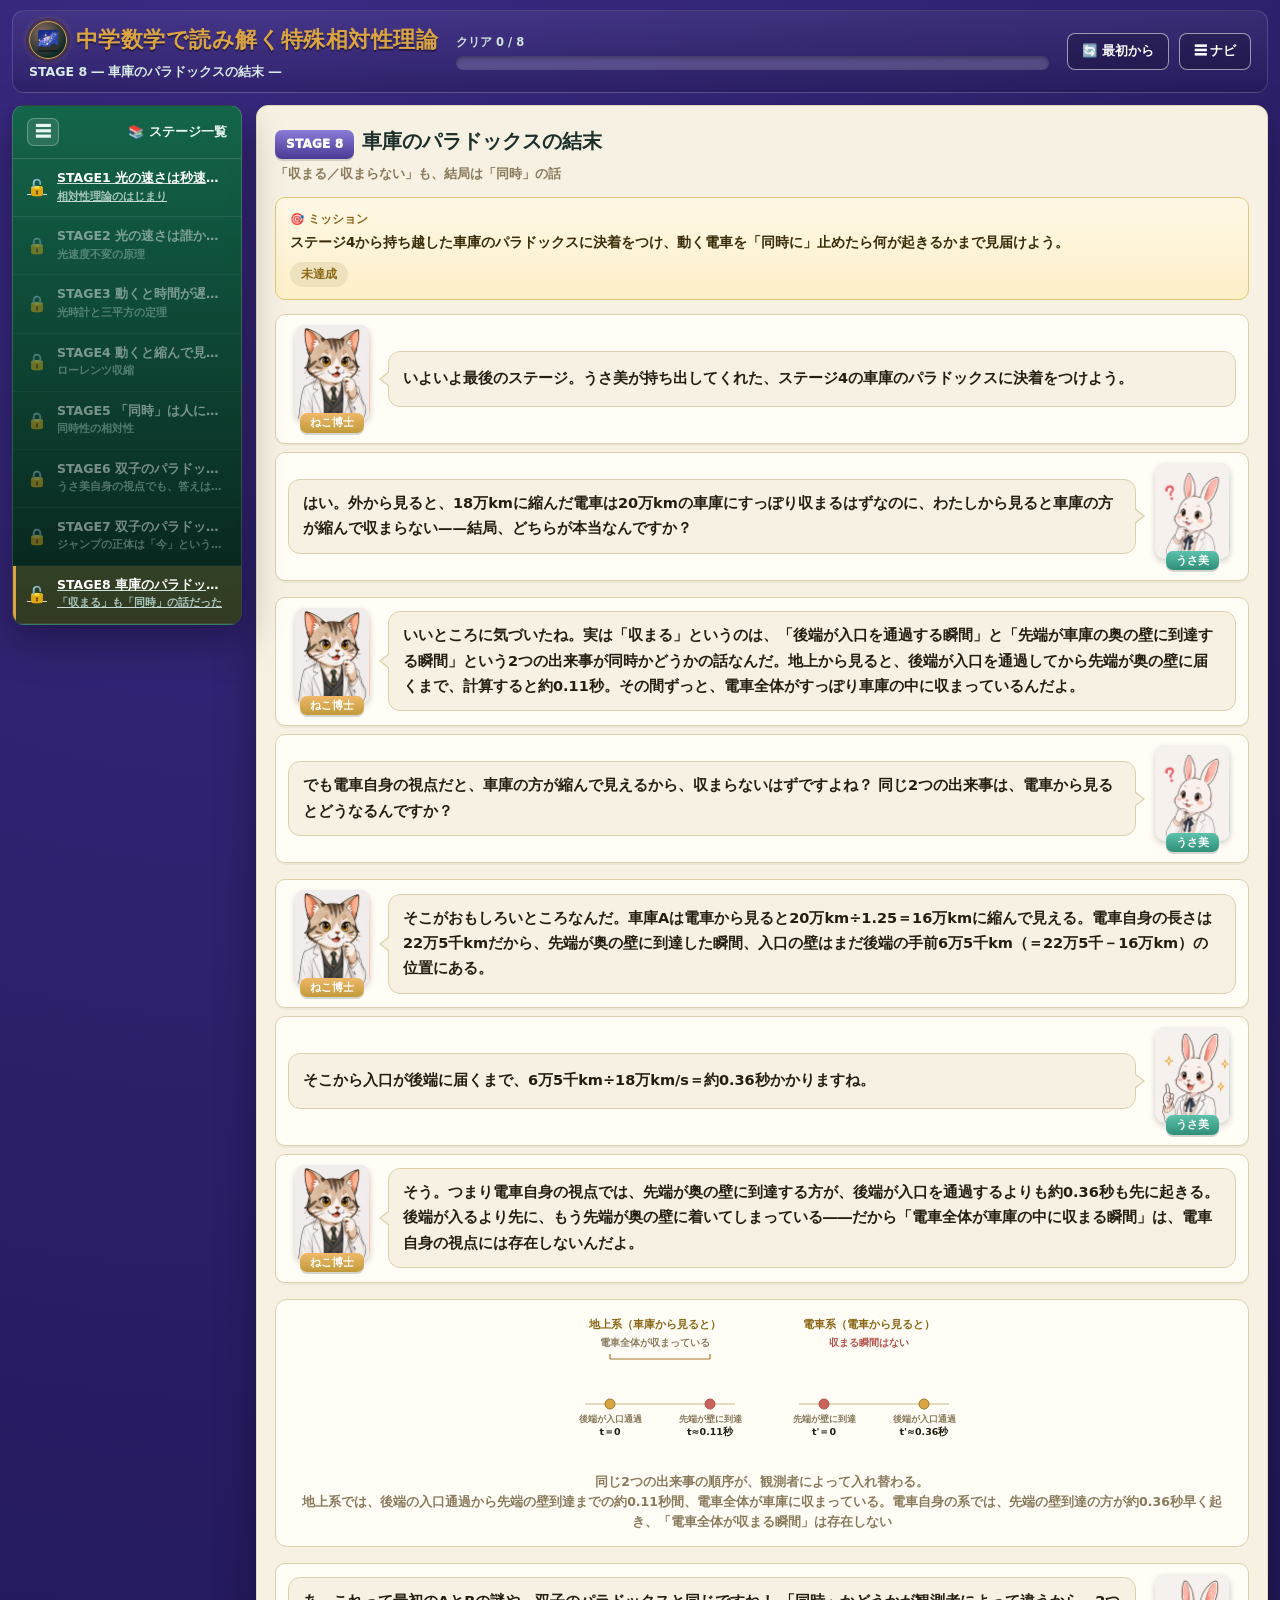
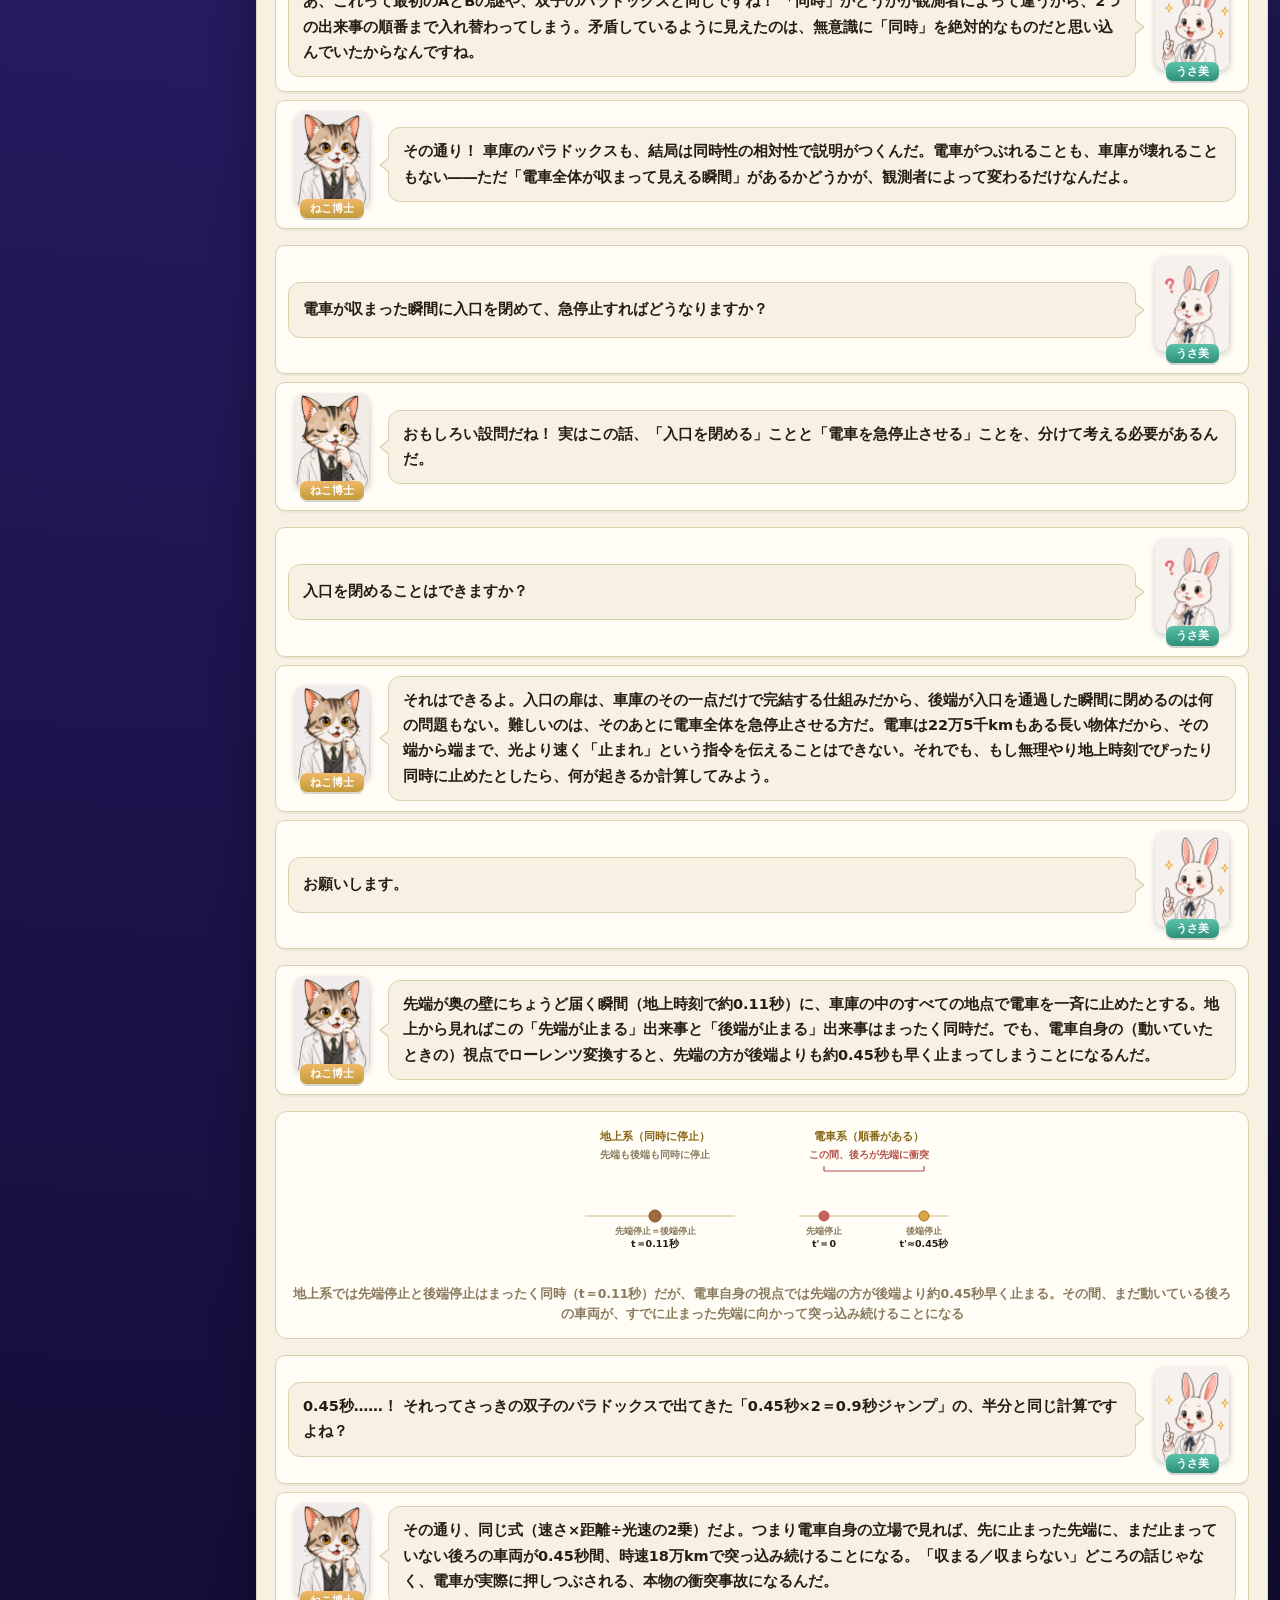
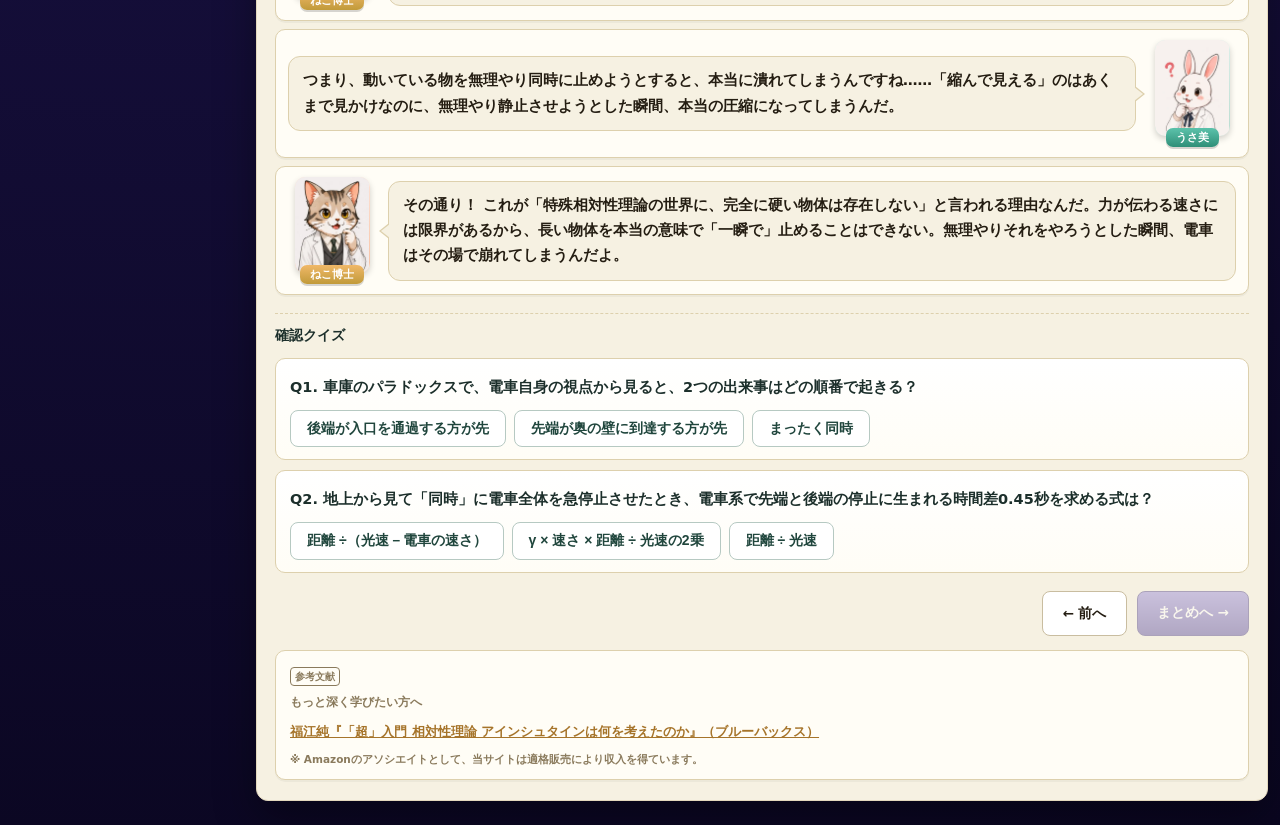
<file: stage8.html>
<!DOCTYPE html>
<html lang="ja">
<head>
<meta charset="UTF-8">
<meta name="viewport" content="width=device-width, initial-scale=1.0">
<meta name="theme-color" content="#241a5e">
<!-- Google tag (gtag.js) -->
<script async src="https://www.googletagmanager.com/gtag/js?id=G-9RTQCP2HXM"></script>
<script>
  window.dataLayer = window.dataLayer || [];
  function gtag(){dataLayer.push(arguments);}
  gtag('js', new Date());
  gtag('config', 'G-9RTQCP2HXM');
</script>
<title>STAGE8 車庫のパラドックスの結末 ― 中学数学で読み解く特殊相対性理論</title>
<meta name="description" content="最終ステージ。縮んだ電車は車庫に収まるのか？ 車庫のパラドックスを同時性の相対性で解き、電車を無理やり「同時に」止めたら何が起きるかまで見届ける。">
<link rel="canonical" href="https://special-relativity.habatakijuku.com/stage8">
<meta property="og:type" content="article">
<meta property="og:site_name" content="中学数学で読み解く特殊相対性理論">
<meta property="og:locale" content="ja_JP">
<meta property="og:title" content="STAGE8 車庫のパラドックスの結末 ― 中学数学で読み解く特殊相対性理論">
<meta property="og:description" content="最終ステージ。車庫のパラドックスを同時性の相対性で解き明かす。">
<meta property="og:url" content="https://special-relativity.habatakijuku.com/stage8">
<meta property="og:image" content="https://special-relativity.habatakijuku.com/images/ogp.png">
<meta name="twitter:card" content="summary_large_image">
<link rel="icon" type="image/png" href="images/favicon.png">
<link rel="stylesheet" href="design-system.css">
<style>
  .gpt-compare{display:flex;align-items:flex-start;justify-content:center;gap:14px;flex-wrap:wrap;margin-bottom:6px}
  .gpt-compare .gpt-svg{flex:0 1 200px;min-width:0;width:100%;max-width:210px;height:auto}
  .gpt-svg .gpt-title{fill:#8a6614;font-size:10.5px;font-weight:800;text-anchor:middle}
  .gpt-svg .gpt-axis{stroke:var(--line);stroke-width:1.5}
  .gpt-svg .gpt-dot{stroke-width:1}
  .gpt-svg .gpt-dot-b{fill:var(--gold);stroke:var(--gold-dark)}
  .gpt-svg .gpt-dot-f{fill:#c9645c;stroke:#b5504a}
  .gpt-svg .gpt-dot-both{fill:#a06a3f;stroke:#7a4d2e}
  .gpt-svg .gpt-bracket{stroke:var(--gold-dark);stroke-width:1.2;fill:none}
  .gpt-svg .gpt-bracket-warn{stroke:#b5504a;stroke-width:1.2;fill:none}
  .gpt-svg .gpt-label{fill:var(--muted);font-size:9px;font-weight:700;text-anchor:middle}
  .gpt-svg .gpt-time{fill:var(--ink);font-size:9.5px;font-weight:800;text-anchor:middle}
  .gpt-svg .gpt-note-ok{fill:var(--muted);font-size:9.5px;font-weight:700;text-anchor:middle}
  .gpt-svg .gpt-note-warn{fill:#b5504a;font-size:9.5px;font-weight:800;text-anchor:middle}
</style>
</head>
<body>
<div class="app-shell side-collapsed" id="app-shell">
  <header class="game-header">
    <div class="brand">
      <div class="brand-title"><a class="head-reset home-badge" href="index.html" title="トップへ" aria-label="トップへ">🌌</a> <span>中学数学で読み解く特殊相対性理論</span></div>
      <div class="brand-sub">STAGE 8 ― 車庫のパラドックスの結末 ―</div>
    </div>
    <div class="head-progress-wrap">
      <div class="head-progress-label" id="progress-label">クリア 0 / 8</div>
      <div class="head-progress" role="progressbar" aria-label="クリア済みステージ数" aria-valuemin="0" aria-valuemax="8" aria-valuenow="0"><div class="head-progress-fill" id="progress-fill" style="width:0%"></div></div>
    </div>
    <div class="header-actions">
      <button class="head-reset" id="btn-reset-all">🔄 最初から</button>
      <button class="head-reset" id="head-nav-toggle" title="ステージ一覧の表示切替">☰ ナビ</button>
    </div>
  </header>

  <div class="game-layout">
    <div class="side-backdrop" id="side-backdrop"></div>
    <aside class="side-panel">
      <div class="side-head">
        <button class="side-toggle" id="sidebar-toggle" title="ステージ一覧の表示切替" aria-label="ステージ一覧の表示切替">☰</button>
        <span class="side-head-text">📚 ステージ一覧</span>
      </div>
      <div class="side-list" id="side-list"></div>
    </aside>

    <main class="main-area">
      <div class="chapter-head">
        <span class="chapter-badge">STAGE 8</span><span class="chapter-title">車庫のパラドックスの結末</span>
        <div class="chapter-sub">「収まる／収まらない」も、結局は「同時」の話</div>
      </div>

      <div class="mission-box">
        <div class="mission-label">🎯 ミッション</div>
        <div class="mission-text">ステージ4から持ち越した車庫のパラドックスに決着をつけ、動く電車を「同時に」止めたら何が起きるかまで見届けよう。</div>
        <span class="mission-status" id="mission-status">未達成</span>
      </div>

      <div class="dialogue-scene">
        <div class="dialog-row">
          <div class="dialog-character">
            <div class="dialog-avatar mentor"><img src="images/cat.webp" width="300" height="386" alt=""></div>
            <div class="dialog-name mentor">ねこ博士</div>
          </div>
          <div class="dialog-bubble">いよいよ最後のステージ。うさ美が持ち出してくれた、ステージ4の車庫のパラドックスに決着をつけよう。</div>
        </div>
        <div class="dialog-row right">
          <div class="dialog-character">
            <div class="dialog-avatar student"><img src="images/rabbitThink.webp" width="300" height="386" alt=""></div>
            <div class="dialog-name student">うさ美</div>
          </div>
          <div class="dialog-bubble">はい。外から見ると、18万kmに縮んだ電車は20万kmの車庫にすっぽり収まるはずなのに、わたしから見ると車庫の方が縮んで収まらない——結局、どちらが本当なんですか？</div>
        </div>
      </div>

      <div class="dialogue-scene">
        <div class="dialog-row">
          <div class="dialog-character">
            <div class="dialog-avatar mentor"><img src="images/cat.webp" width="300" height="386" alt=""></div>
            <div class="dialog-name mentor">ねこ博士</div>
          </div>
          <div class="dialog-bubble">いいところに気づいたね。実は「収まる」というのは、「後端が入口を通過する瞬間」と「先端が車庫の奥の壁に到達する瞬間」という2つの出来事が同時かどうかの話なんだ。地上から見ると、後端が入口を通過してから先端が奥の壁に届くまで、計算すると約0.11秒。その間ずっと、電車全体がすっぽり車庫の中に収まっているんだよ。</div>
        </div>
        <div class="dialog-row right">
          <div class="dialog-character">
            <div class="dialog-avatar student"><img src="images/rabbitThink.webp" width="300" height="386" alt=""></div>
            <div class="dialog-name student">うさ美</div>
          </div>
          <div class="dialog-bubble">でも電車自身の視点だと、車庫の方が縮んで見えるから、収まらないはずですよね？ 同じ2つの出来事は、電車から見るとどうなるんですか？</div>
        </div>
      </div>

      <div class="dialogue-scene">
        <div class="dialog-row">
          <div class="dialog-character">
            <div class="dialog-avatar mentor"><img src="images/cat.webp" width="300" height="386" alt=""></div>
            <div class="dialog-name mentor">ねこ博士</div>
          </div>
          <div class="dialog-bubble">そこがおもしろいところなんだ。車庫Aは電車から見ると20万km÷1.25＝16万kmに縮んで見える。電車自身の長さは22万5千kmだから、先端が奥の壁に到達した瞬間、入口の壁はまだ後端の手前6万5千km（＝22万5千－16万km）の位置にある。</div>
        </div>
        <div class="dialog-row right">
          <div class="dialog-character">
            <div class="dialog-avatar student"><img src="images/rabbit.webp" width="300" height="386" alt=""></div>
            <div class="dialog-name student">うさ美</div>
          </div>
          <div class="dialog-bubble">そこから入口が後端に届くまで、6万5千km÷18万km/s＝約0.36秒かかりますね。</div>
        </div>
        <div class="dialog-row">
          <div class="dialog-character">
            <div class="dialog-avatar mentor"><img src="images/cat.webp" width="300" height="386" alt=""></div>
            <div class="dialog-name mentor">ねこ博士</div>
          </div>
          <div class="dialog-bubble">そう。つまり電車自身の視点では、先端が奥の壁に到達する方が、後端が入口を通過するよりも約0.36秒も先に起きる。後端が入るより先に、もう先端が奥の壁に着いてしまっている――だから「電車全体が車庫の中に収まる瞬間」は、電車自身の視点には存在しないんだよ。</div>
        </div>
      </div>

      <div class="diagram-box">
        <div class="gpt-compare">
          <svg class="gpt-svg" viewBox="0 0 200 150" role="img" aria-label="地上系での車庫パラドックスのタイムライン。後端が入口を通過する瞬間（t＝0）から、先端が奥の壁に到達する瞬間（t≈0.11秒）まで、電車全体が車庫に収まっている">
            <text class="gpt-title" x="100" y="14">地上系（車庫から見ると）</text>
            <text class="gpt-note-ok" x="100" y="32">電車全体が収まっている</text>
            <line class="gpt-bracket" x1="55" y1="45" x2="155" y2="45"></line>
            <line class="gpt-bracket" x1="55" y1="40" x2="55" y2="45"></line>
            <line class="gpt-bracket" x1="155" y1="40" x2="155" y2="45"></line>
            <line class="gpt-axis" x1="30" y1="90" x2="180" y2="90"></line>
            <circle class="gpt-dot gpt-dot-b" cx="55" cy="90" r="5"></circle>
            <circle class="gpt-dot gpt-dot-f" cx="155" cy="90" r="5"></circle>
            <text class="gpt-label" x="55" y="108">後端が入口通過</text>
            <text class="gpt-time" x="55" y="121">t＝0</text>
            <text class="gpt-label" x="155" y="108">先端が壁に到達</text>
            <text class="gpt-time" x="155" y="121">t≈0.11秒</text>
          </svg>
          <svg class="gpt-svg" viewBox="0 0 200 150" role="img" aria-label="電車系での車庫パラドックスのタイムライン。先端が奥の壁に到達する瞬間（t'＝0）の方が、後端が入口を通過する瞬間（t'≈0.36秒）より先に起きるため、電車全体が収まる瞬間は存在しない">
            <text class="gpt-title" x="100" y="14">電車系（電車から見ると）</text>
            <text class="gpt-note-warn" x="100" y="32">収まる瞬間はない</text>
            <line class="gpt-axis" x1="30" y1="90" x2="180" y2="90"></line>
            <circle class="gpt-dot gpt-dot-f" cx="55" cy="90" r="5"></circle>
            <circle class="gpt-dot gpt-dot-b" cx="155" cy="90" r="5"></circle>
            <text class="gpt-label" x="55" y="108">先端が壁に到達</text>
            <text class="gpt-time" x="55" y="121">t'＝0</text>
            <text class="gpt-label" x="155" y="108">後端が入口通過</text>
            <text class="gpt-time" x="155" y="121">t'≈0.36秒</text>
          </svg>
        </div>
        <div class="diagram-caption"><strong>同じ2つの出来事の順序が、観測者によって入れ替わる。</strong><br>地上系では、後端の入口通過から先端の壁到達までの約0.11秒間、電車全体が車庫に収まっている。電車自身の系では、先端の壁到達の方が約0.36秒早く起き、「電車全体が収まる瞬間」は存在しない</div>
      </div>

      <div class="dialogue-scene">
        <div class="dialog-row right">
          <div class="dialog-character">
            <div class="dialog-avatar student"><img src="images/rabbit.webp" width="300" height="386" alt=""></div>
            <div class="dialog-name student">うさ美</div>
          </div>
          <div class="dialog-bubble">あ、これって最初のAとBの謎や、双子のパラドックスと同じですね！ 「同時」かどうかが観測者によって違うから、2つの出来事の順番まで入れ替わってしまう。矛盾しているように見えたのは、無意識に「同時」を絶対的なものだと思い込んでいたからなんですね。</div>
        </div>
        <div class="dialog-row">
          <div class="dialog-character">
            <div class="dialog-avatar mentor"><img src="images/cat.webp" width="300" height="386" alt=""></div>
            <div class="dialog-name mentor">ねこ博士</div>
          </div>
          <div class="dialog-bubble">その通り！ 車庫のパラドックスも、結局は同時性の相対性で説明がつくんだ。電車がつぶれることも、車庫が壊れることもない――ただ「電車全体が収まって見える瞬間」があるかどうかが、観測者によって変わるだけなんだよ。</div>
        </div>
      </div>

      <div class="dialogue-scene">
        <div class="dialog-row right">
          <div class="dialog-character">
            <div class="dialog-avatar student"><img src="images/rabbitThink.webp" width="300" height="386" alt=""></div>
            <div class="dialog-name student">うさ美</div>
          </div>
          <div class="dialog-bubble">電車が収まった瞬間に入口を閉めて、急停止すればどうなりますか？</div>
        </div>
        <div class="dialog-row">
          <div class="dialog-character">
            <div class="dialog-avatar mentor"><img src="images/catThink.webp" width="300" height="386" alt=""></div>
            <div class="dialog-name mentor">ねこ博士</div>
          </div>
          <div class="dialog-bubble">おもしろい設問だね！ 実はこの話、「入口を閉める」ことと「電車を急停止させる」ことを、分けて考える必要があるんだ。</div>
        </div>
      </div>

      <div class="dialogue-scene">
        <div class="dialog-row right">
          <div class="dialog-character">
            <div class="dialog-avatar student"><img src="images/rabbitThink.webp" width="300" height="386" alt=""></div>
            <div class="dialog-name student">うさ美</div>
          </div>
          <div class="dialog-bubble">入口を閉めることはできますか？</div>
        </div>
        <div class="dialog-row">
          <div class="dialog-character">
            <div class="dialog-avatar mentor"><img src="images/cat.webp" width="300" height="386" alt=""></div>
            <div class="dialog-name mentor">ねこ博士</div>
          </div>
          <div class="dialog-bubble">それはできるよ。入口の扉は、車庫のその一点だけで完結する仕組みだから、後端が入口を通過した瞬間に閉めるのは何の問題もない。難しいのは、そのあとに電車全体を急停止させる方だ。電車は22万5千kmもある長い物体だから、その端から端まで、光より速く「止まれ」という指令を伝えることはできない。それでも、もし無理やり地上時刻でぴったり同時に止めたとしたら、何が起きるか計算してみよう。</div>
        </div>
        <div class="dialog-row right">
          <div class="dialog-character">
            <div class="dialog-avatar student"><img src="images/rabbit.webp" width="300" height="386" alt=""></div>
            <div class="dialog-name student">うさ美</div>
          </div>
          <div class="dialog-bubble">お願いします。</div>
        </div>
      </div>

      <div class="dialogue-scene">
        <div class="dialog-row">
          <div class="dialog-character">
            <div class="dialog-avatar mentor"><img src="images/cat.webp" width="300" height="386" alt=""></div>
            <div class="dialog-name mentor">ねこ博士</div>
          </div>
          <div class="dialog-bubble">先端が奥の壁にちょうど届く瞬間（地上時刻で約0.11秒）に、車庫の中のすべての地点で電車を一斉に止めたとする。地上から見ればこの「先端が止まる」出来事と「後端が止まる」出来事はまったく同時だ。でも、電車自身の（動いていたときの）視点でローレンツ変換すると、先端の方が後端よりも約0.45秒も早く止まってしまうことになるんだ。</div>
        </div>
      </div>

      <div class="diagram-box">
        <div class="gpt-compare">
          <svg class="gpt-svg" viewBox="0 0 200 150" role="img" aria-label="地上系では、電車の先端が停止する出来事と後端が停止する出来事はまったく同時（t＝0.11秒）">
            <text class="gpt-title" x="100" y="14">地上系（同時に停止）</text>
            <text class="gpt-note-ok" x="100" y="32">先端も後端も同時に停止</text>
            <line class="gpt-axis" x1="30" y1="90" x2="180" y2="90"></line>
            <circle class="gpt-dot gpt-dot-both" cx="100" cy="90" r="6"></circle>
            <text class="gpt-label" x="100" y="108">先端停止＝後端停止</text>
            <text class="gpt-time" x="100" y="121">t＝0.11秒</text>
          </svg>
          <svg class="gpt-svg" viewBox="0 0 200 150" role="img" aria-label="電車自身の視点では、先端が停止する出来事の方が後端が停止する出来事より約0.45秒早く起き、その間まだ動いている後ろの車両がすでに止まった先端に衝突する">
            <text class="gpt-title" x="100" y="14">電車系（順番がある）</text>
            <text class="gpt-note-warn" x="100" y="32">この間、後ろが先端に衝突</text>
            <line class="gpt-bracket-warn" x1="55" y1="45" x2="155" y2="45"></line>
            <line class="gpt-bracket-warn" x1="55" y1="40" x2="55" y2="45"></line>
            <line class="gpt-bracket-warn" x1="155" y1="40" x2="155" y2="45"></line>
            <line class="gpt-axis" x1="30" y1="90" x2="180" y2="90"></line>
            <circle class="gpt-dot gpt-dot-f" cx="55" cy="90" r="5"></circle>
            <circle class="gpt-dot gpt-dot-b" cx="155" cy="90" r="5"></circle>
            <text class="gpt-label" x="55" y="108">先端停止</text>
            <text class="gpt-time" x="55" y="121">t'＝0</text>
            <text class="gpt-label" x="155" y="108">後端停止</text>
            <text class="gpt-time" x="155" y="121">t'≈0.45秒</text>
          </svg>
        </div>
        <div class="diagram-caption">地上系では先端停止と後端停止はまったく同時（t＝0.11秒）だが、電車自身の視点では先端の方が後端より約0.45秒早く止まる。その間、まだ動いている後ろの車両が、すでに止まった先端に向かって突っ込み続けることになる</div>
      </div>

      <div class="dialogue-scene">
        <div class="dialog-row right">
          <div class="dialog-character">
            <div class="dialog-avatar student"><img src="images/rabbit.webp" width="300" height="386" alt=""></div>
            <div class="dialog-name student">うさ美</div>
          </div>
          <div class="dialog-bubble">0.45秒……！ それってさっきの双子のパラドックスで出てきた「0.45秒×2＝0.9秒ジャンプ」の、半分と同じ計算ですよね？</div>
        </div>
        <div class="dialog-row">
          <div class="dialog-character">
            <div class="dialog-avatar mentor"><img src="images/cat.webp" width="300" height="386" alt=""></div>
            <div class="dialog-name mentor">ねこ博士</div>
          </div>
          <div class="dialog-bubble">その通り、同じ式（速さ×距離÷光速の2乗）だよ。つまり電車自身の立場で見れば、先に止まった先端に、まだ止まっていない後ろの車両が0.45秒間、時速18万kmで突っ込み続けることになる。「収まる／収まらない」どころの話じゃなく、電車が実際に押しつぶされる、本物の衝突事故になるんだ。</div>
        </div>
        <div class="dialog-row right">
          <div class="dialog-character">
            <div class="dialog-avatar student"><img src="images/rabbitThink.webp" width="300" height="386" alt=""></div>
            <div class="dialog-name student">うさ美</div>
          </div>
          <div class="dialog-bubble">つまり、動いている物を無理やり同時に止めようとすると、本当に潰れてしまうんですね……「縮んで見える」のはあくまで見かけなのに、無理やり静止させようとした瞬間、本当の圧縮になってしまうんだ。</div>
        </div>
        <div class="dialog-row">
          <div class="dialog-character">
            <div class="dialog-avatar mentor"><img src="images/cat.webp" width="300" height="386" alt=""></div>
            <div class="dialog-name mentor">ねこ博士</div>
          </div>
          <div class="dialog-bubble">その通り！ これが「特殊相対性理論の世界に、完全に硬い物体は存在しない」と言われる理由なんだ。力が伝わる速さには限界があるから、長い物体を本当の意味で「一瞬で」止めることはできない。無理やりそれをやろうとした瞬間、電車はその場で崩れてしまうんだよ。</div>
        </div>
      </div>


      <div class="quiz-head">確認クイズ</div>
      <div class="quiz-card" data-quiz>
        <p class="quiz-q">Q1. 車庫のパラドックスで、電車自身の視点から見ると、2つの出来事はどの順番で起きる？</p>
        <div class="choice-list">
          <button class="choice-btn">後端が入口を通過する方が先</button>
          <button class="choice-btn">先端が奥の壁に到達する方が先</button>
          <button class="choice-btn">まったく同時</button>
        </div>
        <div class="quiz-explain" hidden>正解！ 地上系では「後端の通過→先端の到達」の順なのに、電車系では順番が入れ替わる。だから電車系には「全体が収まる瞬間」が存在しないんだ。</div>
      </div>

      <div class="quiz-card" data-quiz>
        <p class="quiz-q">Q2. 地上から見て「同時」に電車全体を急停止させたとき、電車系で先端と後端の停止に生まれる時間差0.45秒を求める式は？</p>
        <div class="choice-list">
          <button class="choice-btn">距離 ÷（光速－電車の速さ）</button>
          <button class="choice-btn">γ × 速さ × 距離 ÷ 光速の2乗</button>
          <button class="choice-btn">距離 ÷ 光速</button>
        </div>
        <div class="quiz-explain" hidden>正解！ ステージ5で出てきた「同時のズレ」Δt＝γvL/c²と同じ式。地上系の同時は、電車系では同時じゃない――これが本当の衝突を引き起こす。</div>
      </div>

      <div class="stage-nav">
        <a class="btn" href="stage7.html">← 前へ</a>
        <button class="btn btn-primary" id="btn-next" disabled>まとめへ →</button>
      </div>

      <div id="book-recommend"></div>
    </main>
  </div>
</div>

<script src="js/progress.js"></script>
<script>RQ.initStagePage(8);</script>
<script src="https://my.habatakijuku.com/sync.js" defer></script>
</body>
</html>
</file>
<file: design-system.css>
/* ============================================================
   QUEST TEMPLATE — design system
   フェルト×クリーム紙×ゴールドを基調にした、学習クエスト系サイトの
   見た目だけを抜き出した共通デザインシステム。
   クイズ判定・進捗管理・ダイアログ内容などのロジックは含まない。
   色を変えたいときは :root の変数だけ差し替えればOK。
   ============================================================ */

*,*::before,*::after{box-sizing:border-box;margin:0;padding:0}
html{-webkit-text-size-adjust:100%;text-size-adjust:100%;scroll-behavior:smooth}
html,body{max-width:100vw;overflow-x:hidden}

:root{
  /* ベース配色（宇宙・時空カラー：紺×紫×ゴールドの星）。差し替えればテーマが丸ごと変わる */
  --bg1:#241a5e;--bg2:#3a2a82;--bg3:#0a0620;
  --paper:#f6f1e2;--paper2:#fffdf6;--ink:#241d12;--muted:#8a7a5c;--line:#ddd0ad;
  --gold:#d9a441;--gold-dark:#a6742a;--gold-light:#f3d99a;
  --felt:#3d2a8c;--felt-dark:#170f42;
  --ok:#2f9e5c;--ok-bg:#e6f5ec;--ok-bd:#8fd1ab;
  --ng:#c8433f;--ng-bg:#fbe9e8;--ng-bd:#e79a97;
  --shadow:0 16px 40px rgba(0,0,0,.35);
  --r:10px;--r-lg:16px;
  --f:system-ui,-apple-system,"Hiragino Sans","Yu Gothic",sans-serif;
}

body{
  font-family:var(--f);color:var(--ink);font-weight:600;min-height:100vh;line-height:1.7;
  background:radial-gradient(circle at 20% 0%,var(--bg2) 0,var(--bg1) 40%,var(--bg3) 100%);
}
a{color:inherit}
button,a{-webkit-tap-highlight-color:transparent}

/* ==========================================================
   1. ページ共通シェル（内側ページ：ヘッダー＋サイドバー＋メイン）
   ========================================================== */
.app-shell{min-height:100vh;display:flex;flex-direction:column;gap:12px;padding:10px 12px 24px}

/* ヘッダー */
.game-header{display:flex;align-items:center;gap:18px;flex-wrap:wrap;color:#fff;padding:10px 16px;
  background:linear-gradient(180deg,rgba(255,255,255,.06),rgba(0,0,0,.14));border-radius:12px;border:1px solid rgba(255,255,255,.15)}
.brand{display:flex;flex-direction:column;gap:2px;min-width:220px}
/* brand-title の中にホームバッジ(アイコン)を入れると、それ自体がトップへ戻るボタンになる */
.brand-title{display:flex;align-items:center;gap:9px;font-size:22px;font-weight:950;letter-spacing:.02em;color:var(--gold);text-shadow:0 2px 0 rgba(0,0,0,.4)}
.brand-sub{font-size:12.5px;font-weight:800;color:#d9ece7}
.head-progress-wrap{flex:1;min-width:160px;display:flex;flex-direction:column;gap:4px}
.head-progress-label{font-size:11.5px;color:#cfe4de;font-weight:800}
.head-progress{height:14px;background:rgba(255,255,255,.18);border-radius:999px;overflow:hidden;box-shadow:inset 0 2px 4px rgba(0,0,0,.3)}
.head-progress-fill{height:100%;width:0;background:linear-gradient(90deg,#ddd6f5,#4a3a96);border-radius:999px;transition:width .4s}
.head-reset{padding:9px 14px;border:1.5px solid rgba(255,255,255,.55);border-radius:8px;background:rgba(0,0,0,.2);color:#fff;font-size:12.5px;font-weight:800;cursor:pointer;white-space:nowrap}
.head-reset:hover{background:rgba(255,255,255,.12)}
a.head-reset{text-decoration:none;display:inline-flex;align-items:center}
/* 円形バッジ（ブランドアイコン兼トップへ戻るボタン） */
.head-reset.home-badge{width:38px;height:38px;flex-shrink:0;padding:0;border-radius:50%;justify-content:center;background:radial-gradient(circle at 35% 30%, rgba(217,164,65,.5), rgba(10,40,38,1) 75%);border:1.5px solid var(--gold);box-shadow:0 0 0 3px rgba(0,0,0,.25),0 0 10px -2px var(--gold);font-size:18px}
.head-reset.home-badge:hover{box-shadow:0 0 0 3px rgba(0,0,0,.25),0 0 16px 0 var(--gold);background:rgba(0,0,0,.12);transform:translateY(-2px) scale(1.07)}
.header-actions{display:flex;align-items:center;gap:10px;margin-left:auto;flex-shrink:0}

/* レイアウト（サイドバー折りたたみ対応のオフキャンバス方式） */
.game-layout{display:grid;grid-template-columns:230px minmax(0,1fr);gap:14px;align-items:start;transition:grid-template-columns .25s ease}
.side-backdrop{display:none}

/* サイドバー */
.side-panel{background:linear-gradient(180deg,rgba(17,107,70,.92),rgba(5,32,21,.95));border:1px solid rgba(255,255,255,.16);
  border-radius:12px;box-shadow:var(--shadow);overflow:hidden;position:sticky;top:10px;transition:width .25s ease}
.side-head{padding:12px 14px;font-size:13px;font-weight:900;color:#eaf6f2;border-bottom:1px solid rgba(255,255,255,.14);
  display:flex;align-items:center;gap:8px;min-height:20px}
.side-head-text{white-space:nowrap}
.side-toggle{width:32px;height:28px;border:1px solid rgba(255,255,255,.28);border-radius:7px;background:rgba(255,255,255,.10);
  color:#eaf6f2;font-weight:950;font-size:16px;cursor:pointer;line-height:1;flex-shrink:0}
.side-list{display:flex;flex-direction:column}
.side-item{display:flex;align-items:center;gap:10px;padding:11px 14px;border-bottom:1px solid rgba(255,255,255,.09);
  color:#c8ded7;cursor:pointer;user-select:none;touch-action:manipulation;min-width:0}
.side-item:hover{background:rgba(255,255,255,.06)}
.side-item.active{background:rgba(217,164,65,.2);box-shadow:inset 3px 0 0 var(--gold)}
.side-item.locked{opacity:.45;cursor:not-allowed}
.side-icon{font-size:16px;width:20px;text-align:center;flex-shrink:0}
.side-text{min-width:0}
.side-main{font-size:12.5px;font-weight:900;line-height:1.3;color:#fff;white-space:nowrap;overflow:hidden;text-overflow:ellipsis}
.side-sub{font-size:10.5px;color:#a9c7be;margin-top:1px;white-space:nowrap;overflow:hidden;text-overflow:ellipsis}

.app-shell.side-collapsed .game-layout{grid-template-columns:64px minmax(0,1fr)}
.app-shell.side-collapsed .side-panel{width:64px}
.app-shell.side-collapsed .side-head{justify-content:center;padding:8px 6px}
.app-shell.side-collapsed .side-head-text{display:none}
.app-shell.side-collapsed .side-item{justify-content:center;padding:11px 6px}
.app-shell.side-collapsed .side-item .side-text{display:none}

@media(min-width:901px){
  .app-shell.side-collapsed .game-layout{grid-template-columns:230px minmax(0,1fr) !important}
  .app-shell.side-collapsed .side-panel{width:auto !important}
  .app-shell.side-collapsed .side-head{justify-content:space-between !important;padding:12px 14px !important}
  .app-shell.side-collapsed .side-head-text{display:block !important}
  .app-shell.side-collapsed .side-item{justify-content:flex-start !important;padding:11px 14px !important}
  .app-shell.side-collapsed .side-item .side-text{display:block !important}
}
@media(max-width:900px){
  .game-layout{grid-template-columns:64px minmax(0,1fr);gap:8px}
  .app-shell:not(.side-collapsed) .game-layout{grid-template-columns:210px minmax(0,1fr)}
  .side-panel{position:sticky;top:8px}
}
@media(max-width:700px){
  .game-layout{grid-template-columns:1fr}
  .app-shell.side-collapsed .game-layout,
  .app-shell:not(.side-collapsed) .game-layout{grid-template-columns:1fr}
  .side-panel{position:fixed;top:0;left:0;width:min(82vw,300px);height:100vh;height:100dvh;
    border-radius:0;transform:translateX(-100%);transition:transform .25s ease;
    box-shadow:10px 0 30px rgba(0,0,0,.45);overflow-y:auto;z-index:80}
  .app-shell.side-collapsed .side-panel{transform:translateX(-100%)}
  .app-shell:not(.side-collapsed) .side-panel{transform:translateX(0)}
  .side-backdrop{display:none;position:fixed;inset:0;background:rgba(6,12,18,.55);z-index:70}
  .app-shell:not(.side-collapsed) .side-backdrop{display:block}
  .game-header{padding:8px 12px}
}

/* メインエリア */
.main-area{background:var(--paper);border:1px solid #e3d8bd;border-radius:12px;padding:18px 18px 20px;box-shadow:var(--shadow);min-height:520px;min-width:0}
.chapter-head{margin-bottom:12px}
.chapter-badge{display:inline-block;background:linear-gradient(#8a7bd6,#4a3a96);color:#fff;border-radius:7px;
  padding:4px 11px;font-size:12px;font-weight:950;letter-spacing:.02em;margin-right:8px;box-shadow:0 2px 0 rgba(0,0,0,.15)}
.chapter-title{display:inline;font-size:20px;font-weight:950;color:#1c2f2b}
.chapter-sub{font-size:13px;color:var(--muted);margin-top:4px;font-weight:700}

/* ==========================================================
   2. キャラクター対話（吹き出し）
   .dialog-avatar.mentor / .dialog-avatar.student で色分け。
   画像を使う場合は中に <img> を入れる（object-fit:contain）。
   ========================================================== */
.dialogue-scene{display:flex;flex-direction:column;gap:8px;margin:14px 0 16px}
.dialog-row{display:grid;grid-template-columns:88px minmax(0,1fr);gap:12px;align-items:stretch;border:1px solid var(--line);background:var(--paper2);border-radius:10px;padding:10px 12px;box-shadow:0 2px 0 rgba(0,0,0,.04)}
.dialog-row.right{grid-template-columns:minmax(0,1fr) 88px}
.dialog-row.right .dialog-character{order:2}
.dialog-row.right .dialog-bubble{order:1}
.dialog-character{display:flex;flex-direction:column;align-items:center;justify-content:center;gap:0;min-width:0}
.dialog-avatar{position:relative;z-index:1;width:75px;height:96px;border-radius:10px;display:flex;align-items:center;justify-content:center;font-size:34px;box-shadow:0 3px 6px rgba(0,0,0,.18);flex-shrink:0;overflow:hidden}
.dialog-avatar.mentor{background:linear-gradient(#fde3d6,#f7c2a4)}
.dialog-avatar.student{background:linear-gradient(#dcefe9,#b9dcd0)}
.dialog-avatar img{width:100%;height:100%;object-fit:contain}
.dialog-name{position:relative;z-index:2;margin-top:-8px;padding:3px 10px;border-radius:7px;color:#fff;font-weight:900;font-size:11px;line-height:1.2;box-shadow:0 2px 0 rgba(0,0,0,.16);white-space:nowrap;text-align:center}
.dialog-name.mentor{background:linear-gradient(#f0b868,#c19a3a)}
.dialog-name.student{background:linear-gradient(#5cc2ab,#2f8f78)}
.dialog-bubble{position:relative;align-self:center;background:var(--paper);border:1px solid var(--line);border-radius:12px;padding:11px 14px;color:var(--ink);font-size:14.5px;line-height:1.75;font-weight:700;min-height:56px;align-content:center}
.dialog-bubble::before{content:"";position:absolute;left:-10px;top:50%;transform:translateY(-50%);width:0;height:0;border-top:8px solid transparent;border-bottom:8px solid transparent;border-right:10px solid var(--line)}
.dialog-bubble::after{content:"";position:absolute;left:-8px;top:50%;transform:translateY(-50%);width:0;height:0;border-top:7px solid transparent;border-bottom:7px solid transparent;border-right:9px solid var(--paper)}
.dialog-row.right .dialog-bubble::before{left:auto;right:-10px;border-right:0;border-left:10px solid var(--line)}
.dialog-row.right .dialog-bubble::after{left:auto;right:-8px;border-right:0;border-left:9px solid var(--paper)}
@media (max-width:700px){
  .dialog-row,.dialog-row.right{grid-template-columns:70px minmax(0,1fr);padding:8px;gap:8px}
  .dialog-row.right .dialog-character{order:0}
  .dialog-row.right .dialog-bubble{order:1}
  .dialog-avatar{width:59px;height:76px;font-size:27px}
  .dialog-name{font-size:9.5px;padding:3px 7px;margin-top:-6px}
  .dialog-bubble{font-size:14px;padding:9px 11px;min-height:0}
  .dialog-row.right .dialog-bubble::before{left:-10px;right:auto;border-left:0;border-right:10px solid var(--line)}
  .dialog-row.right .dialog-bubble::after{left:-8px;right:auto;border-left:0;border-right:9px solid var(--paper)}
}

/* ==========================================================
   3. ミッションボックス／ボタン／選択肢（クイズの見た目のみ。判定ロジックは含まない）
   ========================================================== */
.mission-box{background:linear-gradient(180deg,#fff8e6,#fdefc9);border:1px solid #e3c877;border-radius:10px;padding:12px 14px;margin-bottom:14px}
.mission-label{font-size:11.5px;font-weight:950;color:#8a6614;margin-bottom:3px}
.mission-text{font-size:13.5px;color:#3a2c08;font-weight:700;line-height:1.6}
.mission-status{display:inline-block;margin-top:8px;padding:3px 11px;border-radius:999px;font-size:11.5px;font-weight:900;
  background:#eee1bd;color:#8a6614}
.mission-status.ok{background:var(--ok-bg);color:var(--ok);border:1px solid var(--ok-bd)}

/* ステージクリア演出・クリアバッジ */
.stage-clear-banner{margin:18px 0 4px;text-align:center;font-size:24px;font-weight:950;color:var(--gold-dark);letter-spacing:.04em;animation:clear-pop .5s cubic-bezier(.2,1.6,.4,1)}
@keyframes clear-pop{0%{transform:scale(.3);opacity:0}100%{transform:scale(1);opacity:1}}
.quest-card.cleared::after{content:"🏅";position:absolute;top:-12px;right:-8px;font-size:26px;filter:drop-shadow(0 2px 3px rgba(0,0,0,.3))}
@media (prefers-reduced-motion:reduce){.stage-clear-banner{animation:none}}

.stage-nav{display:flex;justify-content:flex-end;gap:10px;margin-top:18px;flex-wrap:wrap}
.btn{border:1px solid #c9bda0;background:#fff;border-radius:8px;padding:.65rem 1.2rem;font-size:13.5px;cursor:pointer;
  color:var(--ink);font-family:var(--f);font-weight:800;touch-action:manipulation;-webkit-tap-highlight-color:transparent}
.btn:hover{background:#f4efe0}
.btn:disabled{opacity:.4;cursor:not-allowed}
a.btn{text-decoration:none;display:inline-flex;align-items:center}
.btn-primary{background:linear-gradient(#8a7bd6,#4a3a96);border-color:#3d2f80;color:#fff;box-shadow:0 3px 0 #2a1f5c}
.btn-primary:hover{opacity:.92;background:linear-gradient(#8a7bd6,#4a3a96)}
.btn-primary:disabled{opacity:.4;cursor:not-allowed;box-shadow:none}

.choice-list{display:flex;flex-wrap:wrap;gap:8px;margin-top:10px}
.choice-btn{border:1.5px solid #b6c9c2;background:#fff;border-radius:8px;padding:.55rem 1rem;font-size:14px;font-weight:800;
  cursor:pointer;color:#20463d;touch-action:manipulation;text-align:left}
.choice-btn:hover{background:#eef7f3}
.choice-btn.choice-ok{background:var(--ok-bg);border-color:var(--ok-bd);color:var(--ok)}
.choice-btn.choice-ng{background:var(--ng-bg);border-color:var(--ng-bd);color:var(--ng)}
/* 色だけに頼らない正誤表示（色覚特性への配慮） */
.choice-btn.choice-ok::before{content:"✓ "}
.choice-btn.choice-ng::before{content:"✗ "}
/* スクリーンリーダー専用テキスト */
.sr-only{position:absolute;width:1px;height:1px;padding:0;margin:-1px;overflow:hidden;clip:rect(0 0 0 0);white-space:nowrap;border:0}
.quiz-q{font-size:14.5px;font-weight:850;color:#1c2f2b;margin-top:4px}
.quiz-head{font-size:14px;font-weight:950;color:#1c2f2b;margin:18px 0 10px;padding-top:10px;border-top:1px dashed var(--line)}
.quiz-card{background:linear-gradient(180deg,#fff,var(--paper2));border:1px solid var(--line);border-radius:10px;padding:12px 14px;margin-bottom:10px}
.quiz-explain{margin-top:9px;font-size:13.5px;line-height:1.6;color:#3a2c08;background:#fff8e6;border:1px solid #e3c877;border-radius:8px;padding:8px 10px}

/* ==========================================================
   4.5 SVG図解ボックス（relativity-quest 独自拡張）
   ========================================================== */
.diagram-box{background:var(--paper2);border:1px solid var(--line);border-radius:12px;padding:14px;margin:16px 0;text-align:center}
.diagram-box svg{max-width:min(100%,460px);height:auto}
.diagram-caption{font-size:12.5px;color:var(--muted);margin-top:8px;font-weight:700;line-height:1.6}
.formula-box{background:#fff8e6;border:1px solid #e3c877;border-radius:10px;padding:14px 16px;margin:12px 0;font-size:14px;line-height:1.85;color:#3a2c08;font-weight:700;overflow-x:auto}
/* 各ステップは折り返しても頭が分かるよう、ぶら下げインデント＋行間で区切る */
.formula-box .step{display:block;margin-bottom:11px;padding-left:1.3em;text-indent:-1.3em;word-break:keep-all;overflow-wrap:break-word}
.formula-box .step.multi{padding-left:0;text-indent:0}
.formula-box .step.multi .item{display:inline-block;max-width:100%;padding-left:1.3em;text-indent:-1.3em;word-break:keep-all;overflow-wrap:break-word}
.formula-box .step:last-child{margin-bottom:0}
/* 折り返しても項目の切れ目が分かるよう、2つめ以降に区切り線を引く */
.formula-box .step + .step{border-top:1px dashed #e6cf94;padding-top:11px}
/* 途中で割れると読めなくなる項だけ、折り返しを禁じる */
.formula-box .nw{white-space:nowrap}
/* 幅の狭い画面では、見出しと式を別の行に分ける */
.formula-box br.wbr{display:none}
@media(max-width:480px){ .formula-box br.wbr{display:inline} }
@media(max-width:480px){
  .formula-box{font-size:13.5px;padding:12px 13px;line-height:1.8}
  .formula-box .step{margin-bottom:12px}
  .app-shell.side-collapsed{padding-left:0;padding-right:0}
  .app-shell.side-collapsed .main-area{padding-left:8px;padding-right:8px;border-left:none;border-right:none;border-radius:0}
}

/* ==========================================================
   5. 終了画面／外部リンク案内
   ========================================================== */
#book-recommend{margin-top:14px;background:var(--paper2);border:1px solid var(--line);border-radius:10px;padding:10px 14px;box-shadow:0 2px 0 rgba(0,0,0,.04)}
#book-recommend:empty{display:none}
.book-recommend-label{display:inline-block;font-size:10px;font-weight:900;color:var(--muted);border:1px solid var(--muted);border-radius:4px;padding:0 4px;margin:0 0 6px}
.book-recommend-body{display:flex;align-items:center;gap:12px}
.book-recommend-lead{font-size:12px;color:var(--muted);margin:0 0 4px;font-weight:700}
#book-recommend a{font-size:13px;color:var(--gold-dark);font-weight:900;text-decoration:underline}
.book-recommend-note{margin-top:7px;font-size:10.5px;color:var(--muted);font-weight:700}

.recap-list{display:flex;flex-direction:column;gap:10px;margin:4px 0 8px}
.recap-item{display:flex;align-items:flex-start;gap:12px;padding:12px 14px;background:var(--paper2);border:1px solid var(--line);border-radius:10px}
.recap-num{flex-shrink:0;width:26px;height:26px;border-radius:50%;background:linear-gradient(#8a7bd6,#4a3a96);color:#fff;font-weight:900;font-size:12px;display:flex;align-items:center;justify-content:center;margin-top:1px}
.recap-body{font-size:13px;line-height:1.7}
.recap-title{font-weight:900;color:var(--ink)}
.recap-desc{color:var(--muted);font-weight:700}
.complete-actions{display:flex;gap:12px;flex-wrap:wrap;justify-content:center;margin-top:20px}

/* ==========================================================
   6. トップ（ポータル）ページ：ヒーロー＋クエストカード
   ========================================================== */
.shell{width:min(1080px,calc(100% - 32px));margin:0 auto;padding:10px 0 28px}

.topbar{display:flex;align-items:center;gap:14px;flex-wrap:wrap;color:#fff;padding:12px 18px;margin-bottom:16px;
  background:linear-gradient(180deg,rgba(255,255,255,.06),rgba(0,0,0,.14));border-radius:14px;border:1px solid rgba(255,255,255,.15)}
.brand-badge{width:44px;height:44px;flex-shrink:0;border-radius:50%;display:flex;align-items:center;justify-content:center;font-size:22px;
  background:radial-gradient(circle at 35% 30%,rgba(217,164,65,.55),rgba(10,40,38,1) 75%);border:1.5px solid var(--gold);
  box-shadow:0 0 0 3px rgba(0,0,0,.25),0 0 10px -2px var(--gold)}
.brand-copy{display:flex;flex-direction:column;line-height:1.25}
.brand-copy strong{font-size:18px;font-weight:900;letter-spacing:.02em;color:var(--gold-light)}
.brand-copy small{margin-top:2px;font-size:10.5px;font-weight:800;letter-spacing:.08em;color:#cfe4de}

.hero{position:relative;display:flex;align-items:flex-end;justify-content:center;gap:18px;padding:14px 10px 10px;text-align:center}
.hero-mascot{width:104px;height:auto;flex-shrink:0;filter:drop-shadow(0 10px 14px rgba(0,0,0,.35))}
.hero-copy{max-width:560px}
.hero h1{color:#fffdf7;font-size:clamp(22px,4.6vw,34px);font-weight:900;line-height:1.5;letter-spacing:.01em;
  text-shadow:0 4px 16px rgba(0,0,0,.3)}
.hero h1 .line{display:block}
.hero h1 .accent{color:var(--gold-light)}
.hero p{max-width:440px;margin:12px auto 0;color:#e2efe9;font-size:13.5px;font-weight:700;line-height:2}
.nowrap{white-space:nowrap}

.board{margin-top:20px;padding:20px 20px 24px;background:var(--paper);border:1px solid #e3d8bd;border-radius:22px;box-shadow:var(--shadow)}
.board-head{display:flex;align-items:flex-end;justify-content:space-between;gap:16px;flex-wrap:wrap;margin-bottom:16px;
  padding-bottom:14px;border-bottom:2.5px dashed var(--line)}
.board-head h2{font-size:22px;font-weight:900;color:var(--ink)}
.board-head p{font-size:12px;font-weight:700;color:var(--muted)}

.quest-grid{display:grid;grid-template-columns:repeat(2,minmax(0,1fr));gap:16px}
.quest-card{
  --accent:#4a3a96;--accent-bg:#ece9f9;
  position:relative;display:flex;flex-direction:column;gap:10px;padding:18px 18px 16px;
  border-radius:var(--r-lg);border:3px solid var(--accent);background:var(--accent-bg);
  color:var(--ink);text-decoration:none;box-shadow:0 6px 0 var(--accent);
  transition:transform .16s ease,box-shadow .16s ease;
}
.quest-card:hover,.quest-card:focus-visible{transform:translateY(-3px);box-shadow:0 9px 0 var(--accent);outline:none}
.quest-card:active{transform:translateY(3px);box-shadow:0 2px 0 var(--accent)}
.quest-card.locked{opacity:.6;cursor:default;box-shadow:0 6px 0 var(--accent)}
.quest-card.locked:hover{transform:none;box-shadow:0 6px 0 var(--accent)}

.q-top{display:flex;align-items:center;gap:10px}
.q-num{width:34px;height:34px;flex-shrink:0;border-radius:50%;display:flex;align-items:center;justify-content:center;
  background:var(--accent);color:#fff;font-weight:900;font-size:14px;box-shadow:0 2px 0 rgba(0,0,0,.18)}
.q-suit{margin-left:auto;font-size:24px;color:var(--accent)}
.q-title{font-size:19px;font-weight:900;line-height:1.3}
.q-meta{display:flex;align-items:center;gap:8px;flex-wrap:wrap}
.q-tag{display:inline-block;width:fit-content;padding:3px 10px;border-radius:999px;background:var(--accent);color:#fff;
  font-size:10px;font-weight:900;letter-spacing:.04em}
.q-time{font-size:10.5px;font-weight:800;color:#5a5142}
.q-desc{font-size:12px;font-weight:700;color:#5a5142;line-height:1.7;flex:1}
.q-cta{margin-top:4px;display:inline-flex;align-items:center;justify-content:center;gap:6px;padding:10px 0;border-radius:999px;
  background:var(--accent);color:#fff;font-size:13px;font-weight:900;box-shadow:0 3px 0 rgba(0,0,0,.2)}

footer{margin-top:20px;display:flex;flex-wrap:wrap;align-items:center;justify-content:center;gap:10px;
  color:#dcebe5;font-size:11px;font-weight:700;text-align:center}
.footer-suits{display:flex;gap:8px;font-size:15px;color:#e6d7ae}

@media (max-width:780px){
  .hero-mascot{display:none}
  .hero h1{font-size:clamp(17px,5.6vw,32px)}
}
@media (max-width:760px){
  .quest-grid{grid-template-columns:1fr}
  .hero{gap:8px;padding-top:10px}
  .board{padding:16px 14px 18px;border-radius:18px}
}
@media (prefers-reduced-motion:reduce){
  html{scroll-behavior:auto}
  *,*::before,*::after{transition-duration:.01ms!important}
}
</file>
